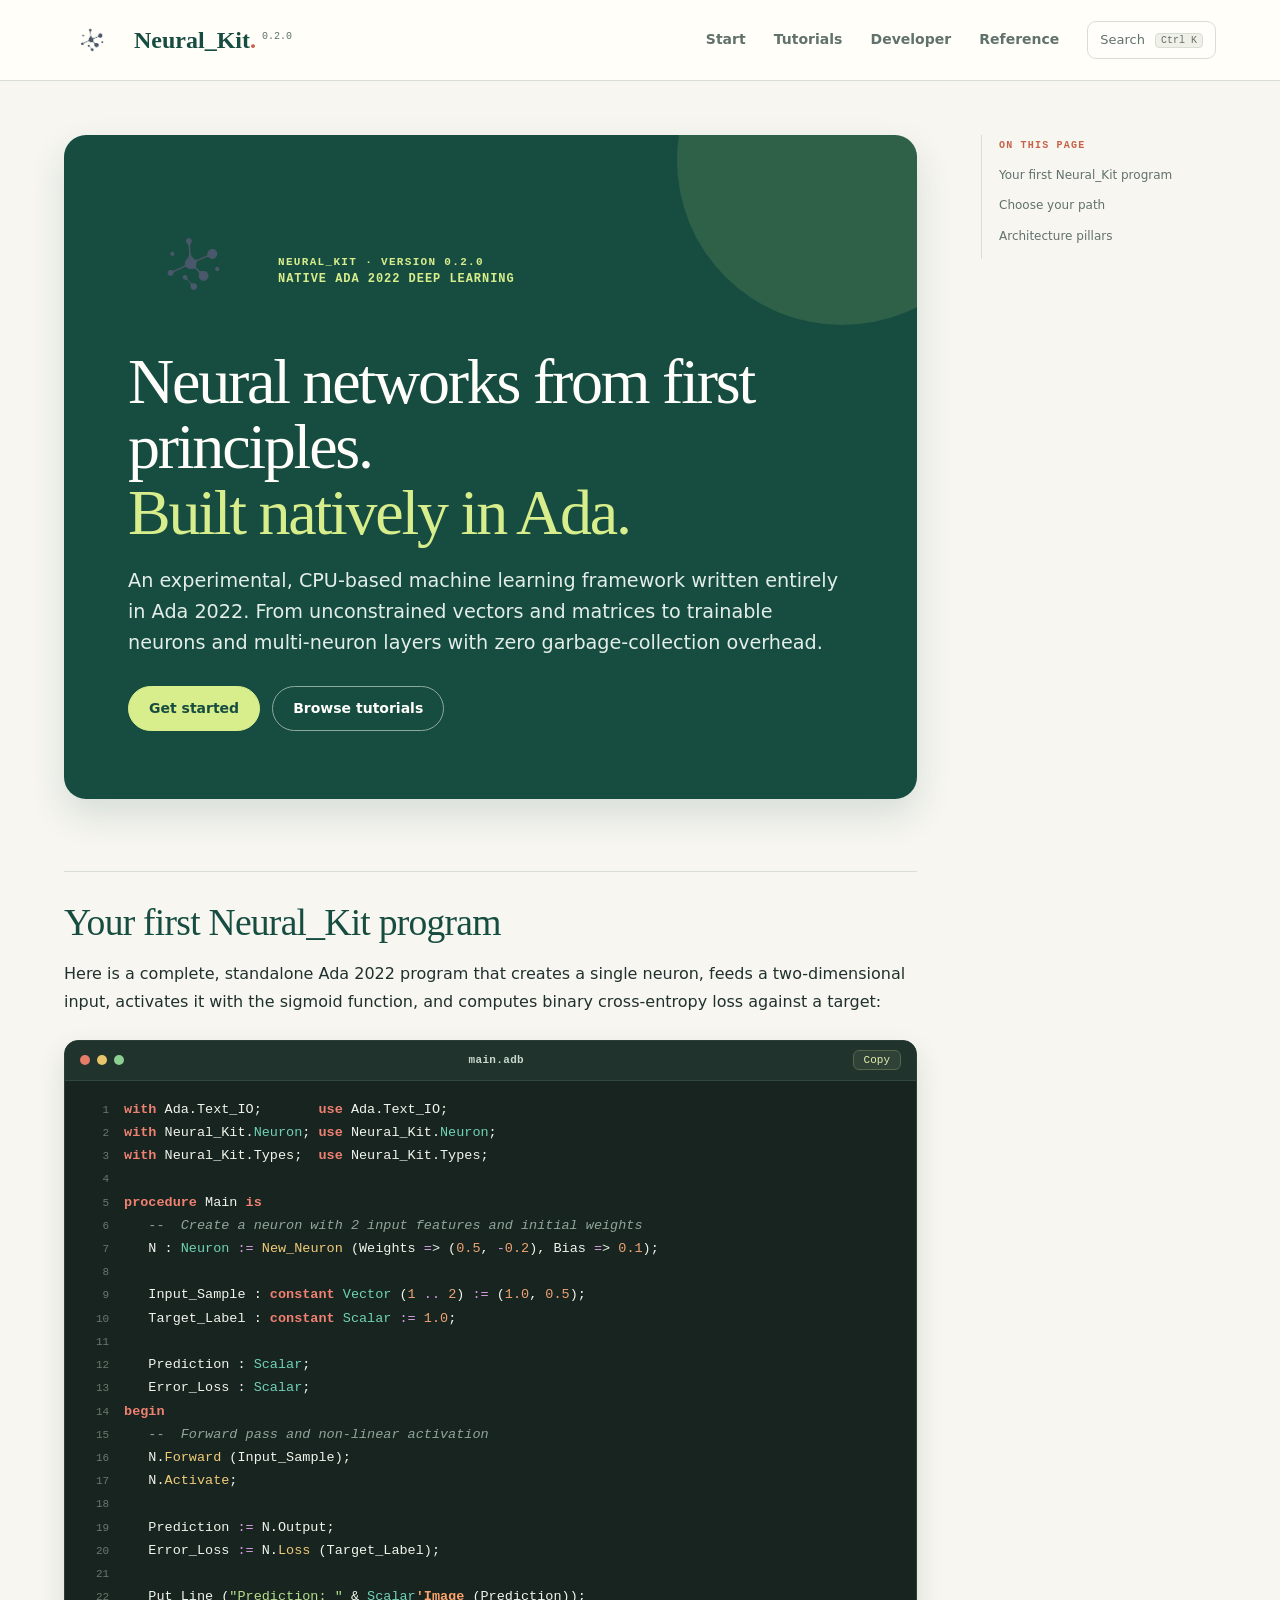
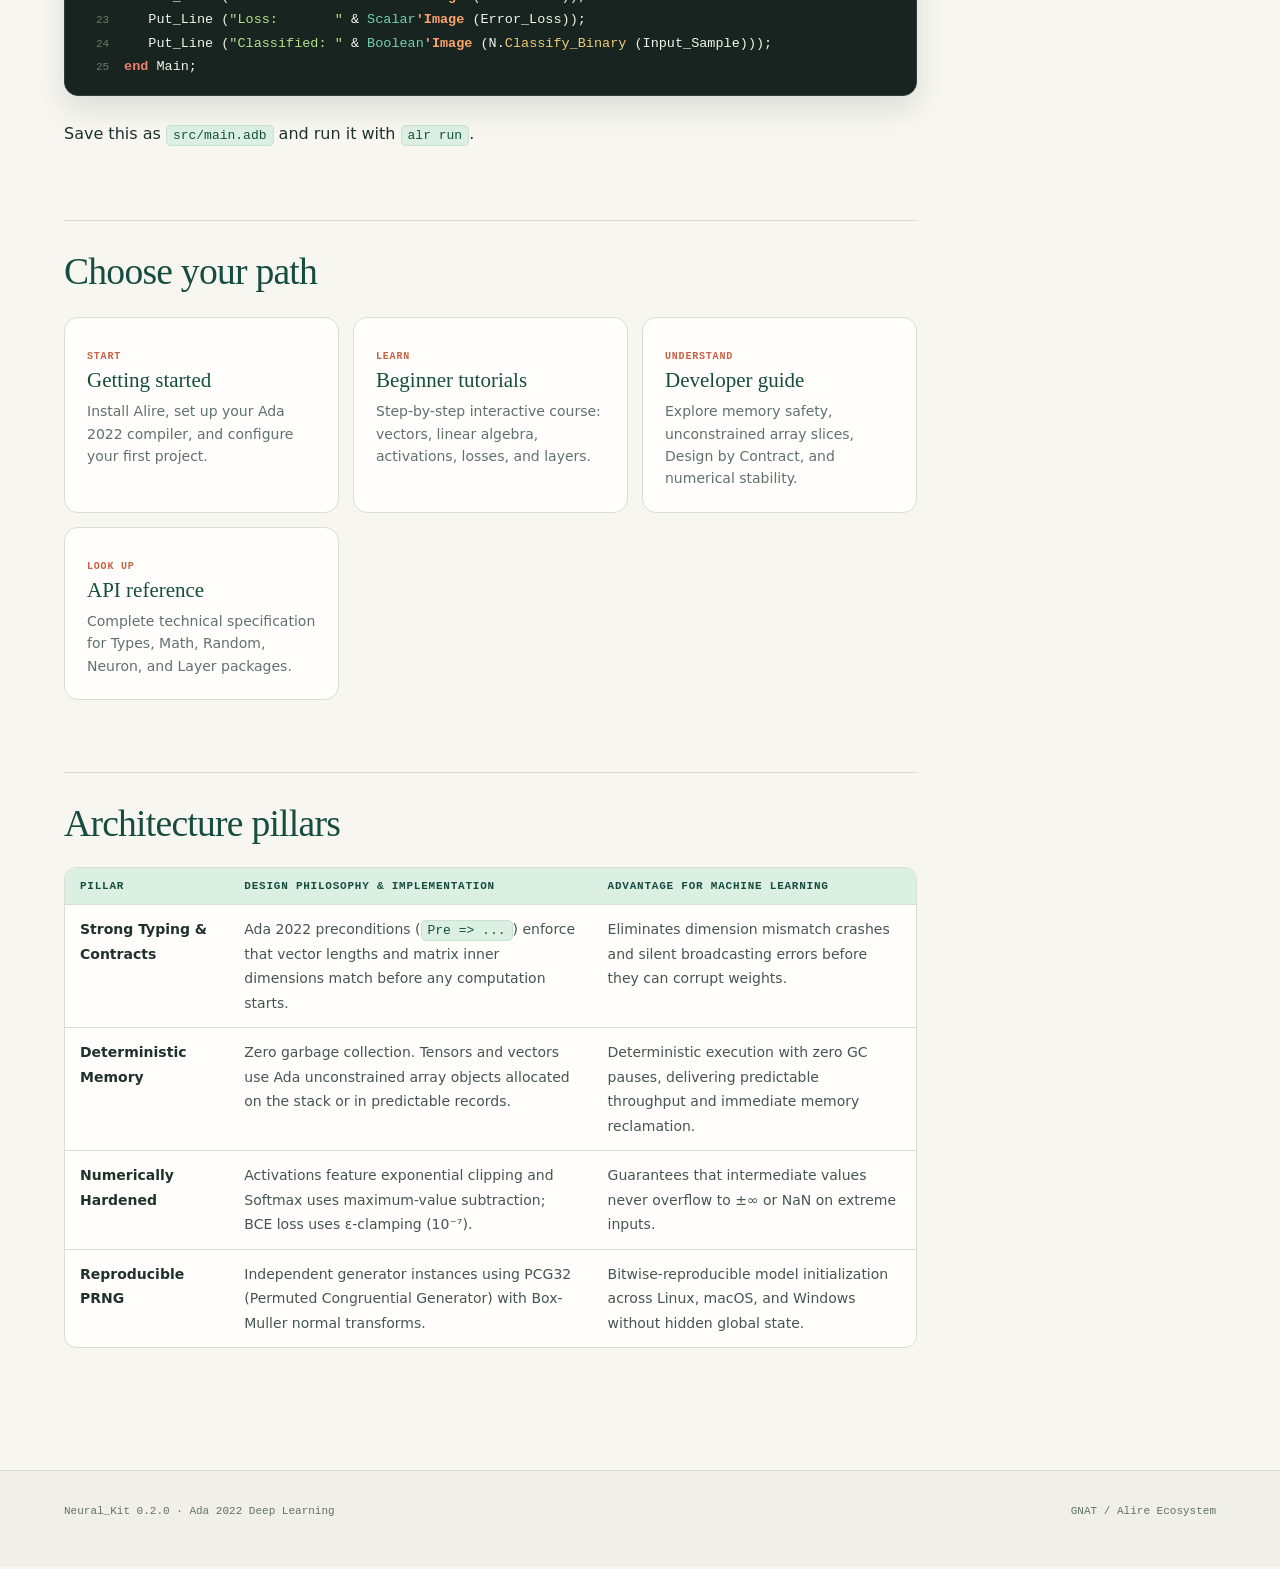
<file: Docs/index.html>
<!doctype html><html lang=en><head><meta charset=utf-8><meta name=viewport content="width=device-width,initial-scale=1"><title>Overview · Neural_Kit 0.2.0</title><link rel=stylesheet href="styles.css"><link rel="icon" type="image/png" href="assets/logo.png"></head><body data-r=""><header><div class=w><a class=brand href="index.html"><img src="assets/logo.png" alt="Neural_Kit"><span>Neural_Kit<i>.</i><sup>0.2.0</sup></span></a><nav><a href="getting-started.html">Start</a><a href="tutorials/index.html">Tutorials</a><a href="developer-overview.html">Developer</a><a href="reference.html">Reference</a></nav><button class=sb id=sk>Search <kbd>Ctrl K</kbd></button><button class=mb id=mb aria-label=Menu>≡</button></div></header><div class="w doc"><article>
<div class="hero">
<div style="display:flex;align-items:center;gap:20px;margin-bottom:20px">
  <img src="assets/icon.png" alt="Neural_Kit Logo" width="130" height="130" style="object-fit:contain;display:block">
  <div>
    <p class="eb" style="margin-bottom:4px">Neural_Kit · version 0.2.0</p>
    <div style="font:700 12px var(--mono);color:var(--lime);letter-spacing:.08em;text-transform:uppercase">Native Ada 2022 Deep Learning</div>
  </div>
</div>
<h1>Neural networks from first principles.<br><em>Built natively in Ada.</em></h1>
<p class="lead">An experimental, CPU-based machine learning framework written entirely in Ada 2022. From unconstrained vectors and matrices to trainable neurons and multi-neuron layers with zero garbage-collection overhead.</p>
<div class="cta"><a class="btn p" href="getting-started.html">Get started</a><a class="btn" href="tutorials/index.html">Browse tutorials</a></div></div>

<h2 id="first-program">Your first Neural_Kit program</h2>
<p>Here is a complete, standalone Ada 2022 program that creates a single neuron, feeds a two-dimensional input, activates it with the sigmoid function, and computes binary cross-entropy loss against a target:</p>
<pre><code>with Ada.Text_IO;       use Ada.Text_IO;
with Neural_Kit.Neuron; use Neural_Kit.Neuron;
with Neural_Kit.Types;  use Neural_Kit.Types;

procedure Main is
   --  Create a neuron with 2 input features and initial weights
   N : Neuron := New_Neuron (Weights => (0.5, -0.2), Bias => 0.1);

   Input_Sample : constant Vector (1 .. 2) := (1.0, 0.5);
   Target_Label : constant Scalar := 1.0;

   Prediction : Scalar;
   Error_Loss : Scalar;
begin
   --  Forward pass and non-linear activation
   N.Forward (Input_Sample);
   N.Activate;

   Prediction := N.Output;
   Error_Loss := N.Loss (Target_Label);

   Put_Line ("Prediction: " & Scalar'Image (Prediction));
   Put_Line ("Loss:       " & Scalar'Image (Error_Loss));
   Put_Line ("Classified: " & Boolean'Image (N.Classify_Binary (Input_Sample)));
end Main;</code></pre>
<p>Save this as <code>src/main.adb</code> and run it with <code>alr run</code>.</p>

<h2 id="learn">Choose your path</h2>
<div class="grid">
<a class="card" href="getting-started.html"><small>START</small><b>Getting started</b><span>Install Alire, set up your Ada 2022 compiler, and configure your first project.</span></a>
<a class="card" href="tutorials/index.html"><small>LEARN</small><b>Beginner tutorials</b><span>Step-by-step interactive course: vectors, linear algebra, activations, losses, and layers.</span></a>
<a class="card" href="developer-overview.html"><small>UNDERSTAND</small><b>Developer guide</b><span>Explore memory safety, unconstrained array slices, Design by Contract, and numerical stability.</span></a>
<a class="card" href="reference.html"><small>LOOK UP</small><b>API reference</b><span>Complete technical specification for Types, Math, Random, Neuron, and Layer packages.</span></a>
</div>

<h2 id="pillars">Architecture pillars</h2>
<table>
<tr><th>Pillar<th>Design Philosophy & Implementation<th>Advantage for Machine Learning</tr>
<tr><td><b>Strong Typing & Contracts</b><td>Ada 2022 preconditions (<code>Pre => ...</code>) enforce that vector lengths and matrix inner dimensions match before any computation starts.<td>Eliminates dimension mismatch crashes and silent broadcasting errors before they can corrupt weights.</tr>
<tr><td><b>Deterministic Memory</b><td>Zero garbage collection. Tensors and vectors use Ada unconstrained array objects allocated on the stack or in predictable records.<td>Deterministic execution with zero GC pauses, delivering predictable throughput and immediate memory reclamation.</tr>
<tr><td><b>Numerically Hardened</b><td>Activations feature exponential clipping and Softmax uses maximum-value subtraction; BCE loss uses ε-clamping (10⁻⁷).<td>Guarantees that intermediate values never overflow to ±∞ or NaN on extreme inputs.</tr>
<tr><td><b>Reproducible PRNG</b><td>Independent generator instances using PCG32 (Permuted Congruential Generator) with Box-Muller normal transforms.<td>Bitwise-reproducible model initialization across Linux, macOS, and Windows without hidden global state.</tr>
</table>

</article><aside id=toc></aside></div><footer><div class=w><span>Neural_Kit 0.2.0 · Ada 2022 Deep Learning</span><span>GNAT / Alire Ecosystem</span></div></footer><div id=pal><div><input id=pi placeholder="Search the docs…"><div id=pl></div></div></div>
<script>
const IDX=[
  ["Overview", "index.html", "Home"],
  ["Getting started", "getting-started.html", "Guide"],
  ["Tutorials index", "tutorials/index.html", "Course"],
  ["Beginner tutorial guide", "tutorials/beginner-guide.html", "Tutorial"],
  ["Developer overview", "developer-overview.html", "Architecture"],
  ["API reference", "reference.html", "API"],
  ["Neural_Kit.Types", "reference.html#types", "API"],
  ["Neural_Kit.Math", "reference.html#math", "API"],
  ["Neural_Kit.Random", "reference.html#random", "API"],
  ["Neural_Kit.Neuron", "reference.html#neuron", "API"],
  ["Neural_Kit.Layer", "reference.html#layer", "API"],
  ["Linear algebra primitives", "reference.html#math-linear-algebra", "API"],
  ["Activation functions", "reference.html#math-activations", "API"],
  ["Loss functions", "reference.html#math-losses", "API"],
  ["Xavier initialization", "reference.html#random-initializers", "API"],
  ["He initialization", "reference.html#random-initializers", "API"],
  ["Dot product", "tutorials/beginner-guide.html#l2", "Tutorial"],
  ["Matrix multiplication", "tutorials/beginner-guide.html#l2", "Tutorial"],
  ["Sigmoid & ReLU", "tutorials/beginner-guide.html#l3", "Tutorial"],
  ["Softmax stability", "tutorials/beginner-guide.html#l3", "Tutorial"],
  ["Binary cross-entropy", "tutorials/beginner-guide.html#l4", "Tutorial"],
  ["Training a neuron", "tutorials/beginner-guide.html#l6", "Tutorial"],
  ["Multi-neuron layers", "tutorials/beginner-guide.html#l7", "Tutorial"]
];
const $=s=>document.querySelector(s),$$=s=>[...document.querySelectorAll(s)],R=document.body.dataset.r;
const RE=/(--[^\n]*)|("(?:[^"\\]|\\.)*")|\b(0x[0-9a-fA-F_]+|\d[\d_]*(?:\.\d+)?)\b|\b(with|use|package|body|is|begin|end|function|procedure|return|type|subtype|tagged|record|limited|private|constant|array|of|range|digits|in|out|loop|for|while|if|then|elsif|else|case|when|raise|exception|pragma|null|others)\b|\b(Scalar|Vector|Matrix|Neuron|Layer|Positive|Natural|Integer|Float|Long_Float|Boolean|True|False|Character|String|Activation_Kind|Initialization_Kind|Linear|Sigmoid|ReLU|Tanh|Softmax|Zeros|Uniform|Xavier|He)\b|\b(New_Neuron|New_Layer|New_Layer_Zeros|Forward|Activate|Loss|Update|Predict|Classify_Binary|Backward|Zero_Grad|Dot|Add|Subtract|Hadamard|Scale|Sum|Mean|Multiply|Transpose|Outer_Product|Set_Seed|Random_Uniform|Random_Normal|Init_Zeros|Init_Uniform|Init_Xavier|Init_He)\b|('Range|'Length|'First|'Last|'Result|'Valid|'Image|'Access)|(\+|-|\*|\/|:=|=>|\.\.|<=|>=|\/=|=|<|>)/g;
const esc=s=>s.replace(/&/g,'&amp;').replace(/</g,'&lt;').replace(/>/g,'&gt;');

$$('pre').forEach(p=>{
  const c=p.querySelector('code');
  if(!c)return;
  const raw=c.textContent;
  const isSh=p.classList.contains('sh');
  let title='main.adb';
  if(raw.includes('package Neural_Kit'))title='neural_kit.ads';
  else if(raw.includes('package Neural_Kit.Math'))title='neural_kit-math.ads';
  else if(raw.includes('package Neural_Kit.Layer'))title='neural_kit-layer.ads';
  else if(raw.includes('package Neural_Kit.Random'))title='neural_kit-random.ads';
  else if(raw.includes('package Neural_Kit.Neuron'))title='neural_kit-neuron.ads';
  else if(isSh)title='Terminal — zsh';
  else if(raw.includes('[project]')||raw.includes('alire.toml'))title='alire.toml';

  if(!isSh){
    const hl=esc(raw).replace(RE,(m,cm,st,nu,kw,ty,fn,at,op)=>
      cm?`<span class="c">${cm}</span>`:
      st?`<span class="s">${st}</span>`:
      nu?`<span class="n">${nu}</span>`:
      kw?`<span class="k">${kw}</span>`:
      ty?`<span class="t">${ty}</span>`:
      fn?`<span class="f">${fn}</span>`:
      at?`<span class="b">${at}</span>`:
      op?`<span class="o">${op}</span>`:m
    );
    const lines=hl.split('\n');
    c.innerHTML=lines.map(l=>`<span class="line">${l||' '}</span>`).join('');
  } else {
    c.innerHTML=esc(raw).replace(/(#[^\n]*)|("(?:[^"\\]|\\.)*")|(--?[a-zA-Z0-9_-]+)|\b(alr|gprbuild|cd|mkdir|git)\b|\b(build|run|test|get|init|status)\b/g,(m,cm,st,fl,cmd,sc)=>
      cm?`<span class="c">${cm}</span>`:
      st?`<span class="s">${st}</span>`:
      fl?`<span class="flg">${fl}</span>`:
      cmd?`<span class="cmd">${cmd}</span>`:
      sc?`<span class="sc">${sc}</span>`:m
    );
  }

  const bar=document.createElement('div');
  bar.className='mac-bar';
  bar.innerHTML=`<div class="mac-dots"><span class="mac-dot r"></span><span class="mac-dot y"></span><span class="mac-dot g"></span></div><div class="mac-title">${title}</div><button class="cb" type="button">Copy</button>`;
  const btn=bar.querySelector('.cb');
  btn.onclick=()=>navigator.clipboard.writeText(raw).then(()=>{
    btn.textContent='Copied';
    setTimeout(()=>btn.textContent='Copy',1200);
  });
  p.prepend(bar);
});

const hs=$$('article h2');if(hs.length>1){$('#toc').innerHTML='<b>ON THIS PAGE</b>'+hs.map(h=>`<a href="#${h.id}">${h.textContent}</a>`).join('');const o=new IntersectionObserver(e=>e.forEach(x=>x.isIntersecting&&$$('#toc a').forEach(a=>a.classList.toggle('on',a.hash=='#'+x.target.id))),{rootMargin:'-20% 0px -70% 0px'});hs.forEach(h=>o.observe(h))}
$('#mb').onclick=()=>document.body.classList.toggle('open');
const P=$('#pal'),pi=$('#pi'),pl=$('#pl');let cur=[],sel=0;
const pr=()=>{const q=pi.value.toLowerCase();cur=IDX.filter(i=>(i[0]+' '+i[2]).toLowerCase().includes(q)).slice(0,9);sel=Math.min(sel,Math.max(cur.length-1,0));pl.innerHTML=cur.map((c,i)=>`<a href="${R+c[1]}" class="${i==sel?'on':''}">${c[0]}<small>${c[2]}</small></a>`).join('')};
const op=v=>{P.classList.toggle('on',v);if(v){pi.value='';sel=0;pr();pi.focus()}};
$('#sk').onclick=()=>op(1);P.onclick=e=>e.target==P&&op(0);pi.oninput=()=>{sel=0;pr()};
addEventListener('keydown',e=>{if((e.ctrlKey||e.metaKey)&&e.key=='k'){e.preventDefault();op(1)}else if(e.key=='Escape')op(0);else if(P.classList.contains('on')){if(e.key=='ArrowDown'){sel=Math.min(sel+1,cur.length-1);pr()}else if(e.key=='ArrowUp'){sel=Math.max(sel-1,0);pr()}else if(e.key=='Enter'&&cur[sel])location.href=R+cur[sel][1]}});
</script></body></html>
</file>
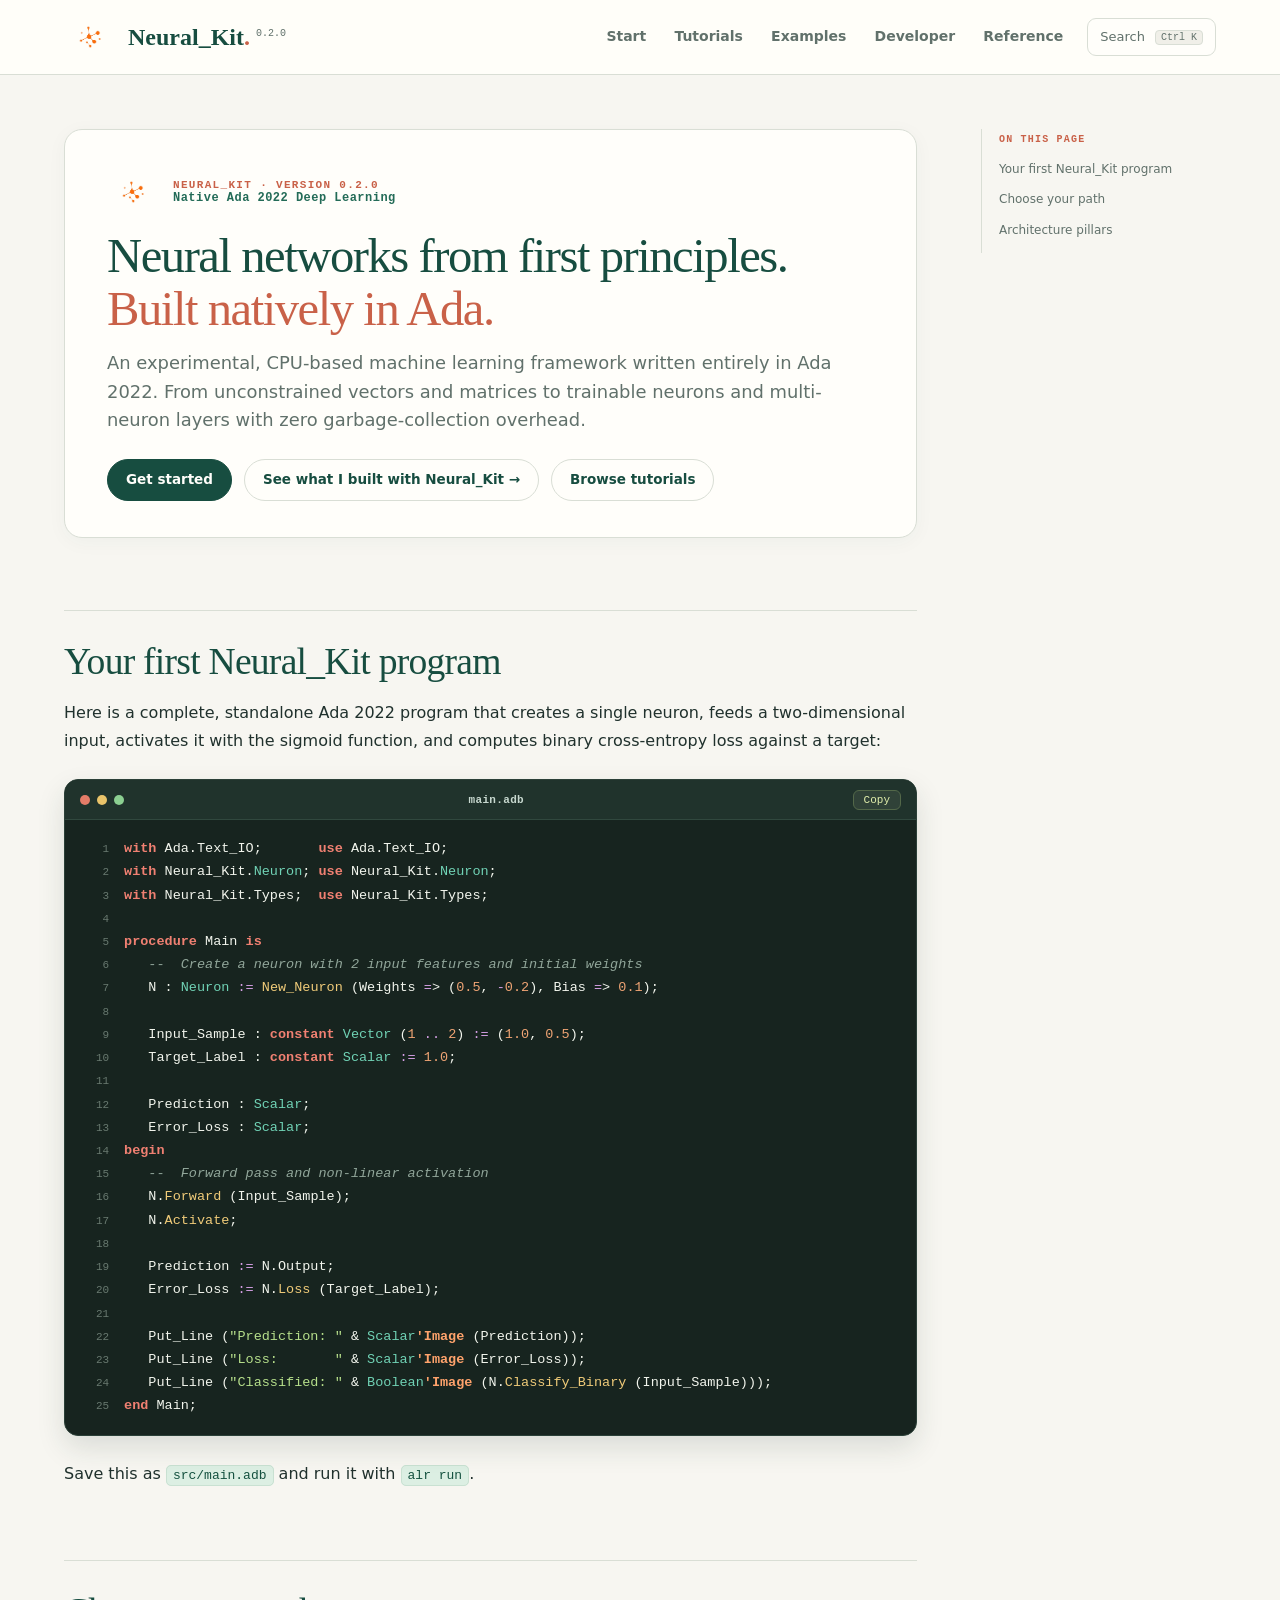
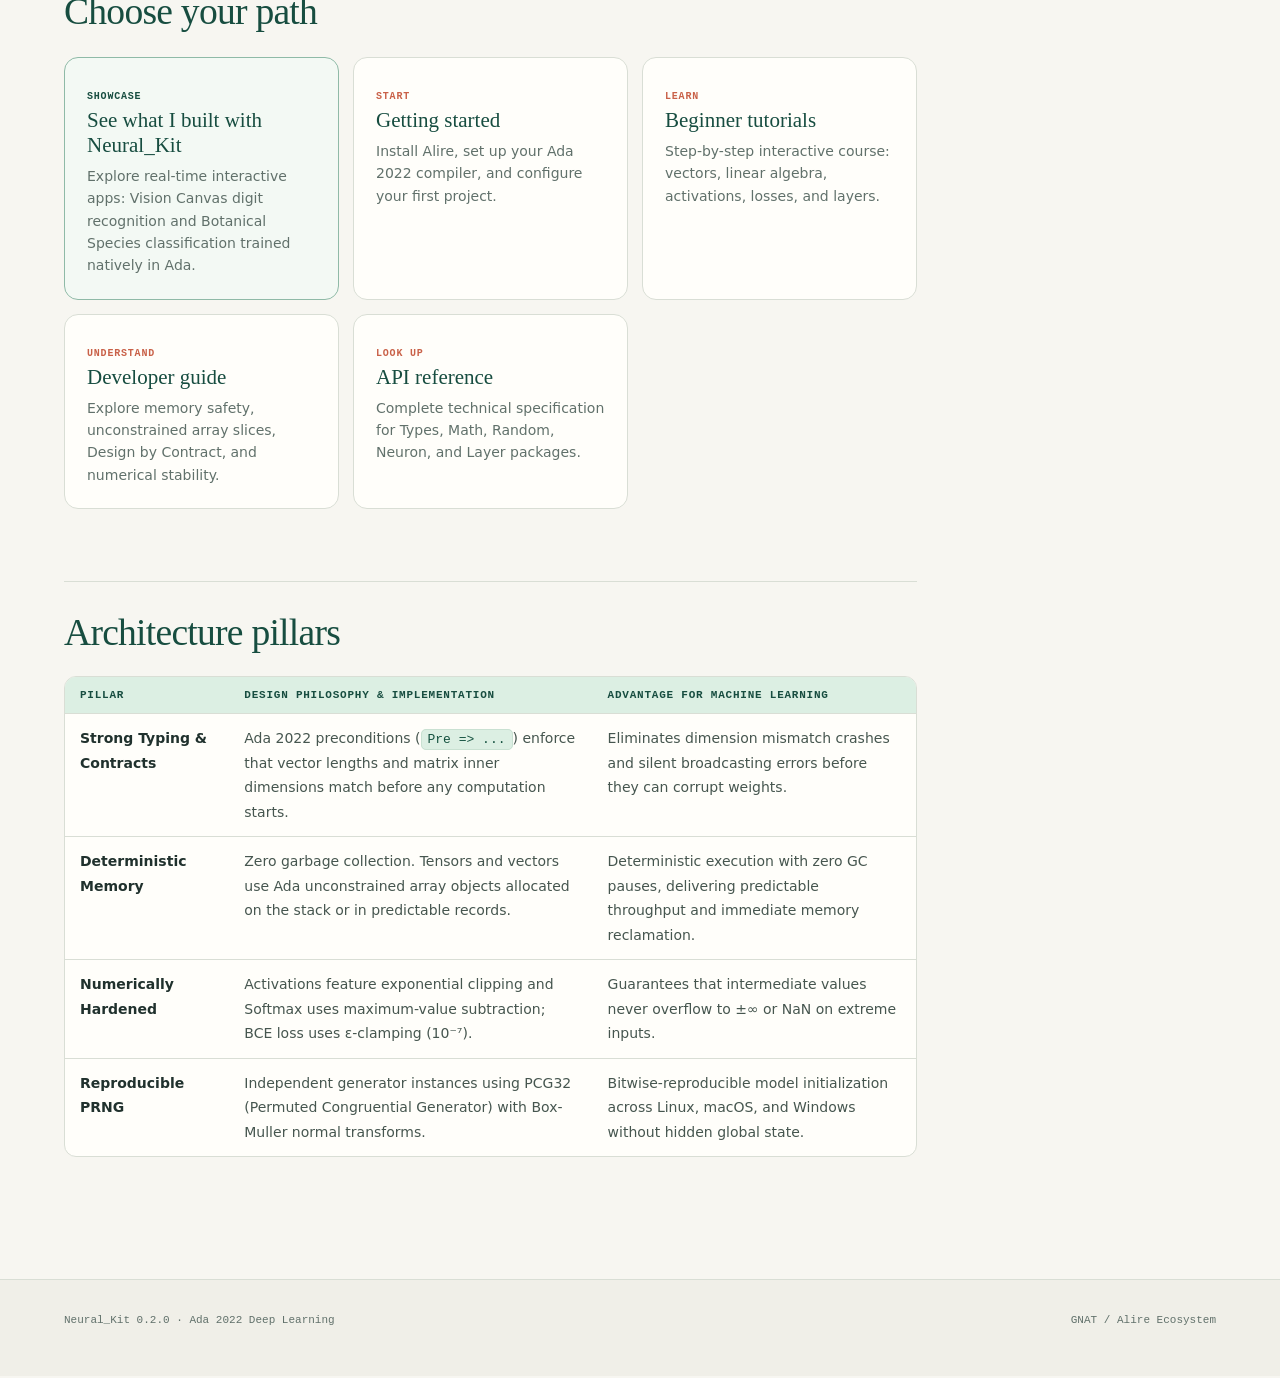
<file: docs/index.html>
<!doctype html><html lang=en><head><meta charset=utf-8><meta name=viewport content="width=device-width,initial-scale=1"><title>Overview · Neural_Kit 0.2.0</title><link rel=stylesheet href="styles.css"><link rel="icon" type="image/png" href="assets/logo.png"></head><body data-r=""><header><div class=w><a class=brand href="index.html"><img src="assets/logo.png" alt="Neural_Kit"><span>Neural_Kit<i>.</i><sup>0.2.0</sup></span></a><nav><a href="getting-started.html">Start</a><a href="tutorials/index.html">Tutorials</a><a href="examples/index.html">Examples</a><a href="developer-overview.html">Developer</a><a href="reference.html">Reference</a></nav><button class=sb id=sk>Search <kbd>Ctrl K</kbd></button><button class=mb id=mb aria-label=Menu>≡</button></div></header><div class="w doc"><article>
<div class="hero">
<div style="display:flex;align-items:center;gap:14px;margin-bottom:12px">
  <img src="assets/logo.png" alt="Neural_Kit Logo" width="52" height="52" style="object-fit:contain;display:block;margin:0;padding:0">
  <div>
    <p class="eb" style="margin:0">Neural_Kit · version 0.2.0</p>
    <div style="font:600 12px var(--mono);color:var(--green-2);letter-spacing:.04em">Native Ada 2022 Deep Learning</div>
  </div>
</div>
<h1>Neural networks from first principles.<br><em>Built natively in Ada.</em></h1>
<p class="lead">An experimental, CPU-based machine learning framework written entirely in Ada 2022. From unconstrained vectors and matrices to trainable neurons and multi-neuron layers with zero garbage-collection overhead.</p>
<div class="cta"><a class="btn p" href="getting-started.html">Get started</a><a class="btn" href="examples/index.html">See what I built with Neural_Kit →</a><a class="btn" href="tutorials/index.html">Browse tutorials</a></div>
</div>

<h2 id="first-program">Your first Neural_Kit program</h2>
<p>Here is a complete, standalone Ada 2022 program that creates a single neuron, feeds a two-dimensional input, activates it with the sigmoid function, and computes binary cross-entropy loss against a target:</p>
<pre><code>with Ada.Text_IO;       use Ada.Text_IO;
with Neural_Kit.Neuron; use Neural_Kit.Neuron;
with Neural_Kit.Types;  use Neural_Kit.Types;

procedure Main is
   --  Create a neuron with 2 input features and initial weights
   N : Neuron := New_Neuron (Weights => (0.5, -0.2), Bias => 0.1);

   Input_Sample : constant Vector (1 .. 2) := (1.0, 0.5);
   Target_Label : constant Scalar := 1.0;

   Prediction : Scalar;
   Error_Loss : Scalar;
begin
   --  Forward pass and non-linear activation
   N.Forward (Input_Sample);
   N.Activate;

   Prediction := N.Output;
   Error_Loss := N.Loss (Target_Label);

   Put_Line ("Prediction: " & Scalar'Image (Prediction));
   Put_Line ("Loss:       " & Scalar'Image (Error_Loss));
   Put_Line ("Classified: " & Boolean'Image (N.Classify_Binary (Input_Sample)));
end Main;</code></pre>
<p>Save this as <code>src/main.adb</code> and run it with <code>alr run</code>.</p>

<h2 id="learn">Choose your path</h2>
<div class="grid">
<a class="card" href="examples/index.html" style="border-color:#8fbaa7;background:#f3f9f4"><small style="color:var(--green)">SHOWCASE</small><b>See what I built with Neural_Kit</b><span>Explore real-time interactive apps: Vision Canvas digit recognition and Botanical Species classification trained natively in Ada.</span></a>
<a class="card" href="getting-started.html"><small>START</small><b>Getting started</b><span>Install Alire, set up your Ada 2022 compiler, and configure your first project.</span></a>
<a class="card" href="tutorials/index.html"><small>LEARN</small><b>Beginner tutorials</b><span>Step-by-step interactive course: vectors, linear algebra, activations, losses, and layers.</span></a>
<a class="card" href="developer-overview.html"><small>UNDERSTAND</small><b>Developer guide</b><span>Explore memory safety, unconstrained array slices, Design by Contract, and numerical stability.</span></a>
<a class="card" href="reference.html"><small>LOOK UP</small><b>API reference</b><span>Complete technical specification for Types, Math, Random, Neuron, and Layer packages.</span></a>
</div>

<h2 id="pillars">Architecture pillars</h2>
<table>
<tr><th>Pillar<th>Design Philosophy & Implementation<th>Advantage for Machine Learning</tr>
<tr><td><b>Strong Typing & Contracts</b><td>Ada 2022 preconditions (<code>Pre => ...</code>) enforce that vector lengths and matrix inner dimensions match before any computation starts.<td>Eliminates dimension mismatch crashes and silent broadcasting errors before they can corrupt weights.</tr>
<tr><td><b>Deterministic Memory</b><td>Zero garbage collection. Tensors and vectors use Ada unconstrained array objects allocated on the stack or in predictable records.<td>Deterministic execution with zero GC pauses, delivering predictable throughput and immediate memory reclamation.</tr>
<tr><td><b>Numerically Hardened</b><td>Activations feature exponential clipping and Softmax uses maximum-value subtraction; BCE loss uses ε-clamping (10⁻⁷).<td>Guarantees that intermediate values never overflow to ±∞ or NaN on extreme inputs.</tr>
<tr><td><b>Reproducible PRNG</b><td>Independent generator instances using PCG32 (Permuted Congruential Generator) with Box-Muller normal transforms.<td>Bitwise-reproducible model initialization across Linux, macOS, and Windows without hidden global state.</tr>
</table>

</article><aside id=toc></aside></div><footer><div class=w><span>Neural_Kit 0.2.0 · Ada 2022 Deep Learning</span><span>GNAT / Alire Ecosystem</span></div></footer><div id=pal><div><input id=pi placeholder="Search the docs…"><div id=pl></div></div></div>
<script>
const IDX=[
  ["Overview", "index.html", "Home"],
  ["See what I built with Neural_Kit", "examples/index.html", "Showcase"],
  ["Examples showcase", "examples/index.html", "Showcase"],
  ["Vision Canvas: Optical digit recognizer", "examples/mnist.html", "Demo"],
  ["Neural Flora: Botanical species classifier", "examples/iris.html", "Demo"],
  ["Getting started", "getting-started.html", "Guide"],
  ["Tutorials index", "tutorials/index.html", "Course"],
  ["Beginner tutorial guide", "tutorials/beginner-guide.html", "Tutorial"],
  ["Developer overview", "developer-overview.html", "Architecture"],
  ["API reference", "reference.html", "API"],
  ["Neural_Kit.Types", "reference.html#types", "API"],
  ["Neural_Kit.Math", "reference.html#math", "API"],
  ["Neural_Kit.Random", "reference.html#random", "API"],
  ["Neural_Kit.Neuron", "reference.html#neuron", "API"],
  ["Neural_Kit.Layer", "reference.html#layer", "API"],
  ["Linear algebra primitives", "reference.html#math-linear-algebra", "API"],
  ["Activation functions", "reference.html#math-activations", "API"],
  ["Loss functions", "reference.html#math-losses", "API"],
  ["Xavier initialization", "reference.html#random-initializers", "API"],
  ["He initialization", "reference.html#random-initializers", "API"],
  ["Dot product", "tutorials/beginner-guide.html#l2", "Tutorial"],
  ["Matrix multiplication", "tutorials/beginner-guide.html#l2", "Tutorial"],
  ["Sigmoid & ReLU", "tutorials/beginner-guide.html#l3", "Tutorial"],
  ["Softmax stability", "tutorials/beginner-guide.html#l3", "Tutorial"],
  ["Binary cross-entropy", "tutorials/beginner-guide.html#l4", "Tutorial"],
  ["Training a neuron", "tutorials/beginner-guide.html#l6", "Tutorial"],
  ["Multi-neuron layers", "tutorials/beginner-guide.html#l7", "Tutorial"]
];
const $=s=>document.querySelector(s),$$=s=>[...document.querySelectorAll(s)],R=document.body.dataset.r;
const RE=/(--[^\n]*)|("(?:[^"\\]|\\.)*")|\b(0x[0-9a-fA-F_]+|\d[\d_]*(?:\.\d+)?)\b|\b(with|use|package|body|is|begin|end|function|procedure|return|type|subtype|tagged|record|limited|private|constant|array|of|range|digits|in|out|loop|for|while|if|then|elsif|else|case|when|raise|exception|pragma|null|others)\b|\b(Scalar|Vector|Matrix|Neuron|Layer|Positive|Natural|Integer|Float|Long_Float|Boolean|True|False|Character|String|Activation_Kind|Initialization_Kind|Linear|Sigmoid|ReLU|Tanh|Softmax|Zeros|Uniform|Xavier|He)\b|\b(New_Neuron|New_Layer|New_Layer_Zeros|Forward|Activate|Loss|Update|Predict|Classify_Binary|Backward|Zero_Grad|Dot|Add|Subtract|Hadamard|Scale|Sum|Mean|Multiply|Transpose|Outer_Product|Set_Seed|Random_Uniform|Random_Normal|Init_Zeros|Init_Uniform|Init_Xavier|Init_He)\b|('Range|'Length|'First|'Last|'Result|'Valid|'Image|'Access)|(\+|-|\*|\/|:=|=>|\.\.|<=|>=|\/=|=|<|>)/g;
const esc=s=>s.replace(/&/g,'&amp;').replace(/</g,'&lt;').replace(/>/g,'&gt;');

$$('pre').forEach(p=>{
  const c=p.querySelector('code');
  if(!c)return;
  const raw=c.textContent;
  const isSh=p.classList.contains('sh');
  let title='main.adb';
  if(raw.includes('package Neural_Kit'))title='neural_kit.ads';
  else if(raw.includes('package Neural_Kit.Math'))title='neural_kit-math.ads';
  else if(raw.includes('package Neural_Kit.Layer'))title='neural_kit-layer.ads';
  else if(raw.includes('package Neural_Kit.Random'))title='neural_kit-random.ads';
  else if(raw.includes('package Neural_Kit.Neuron'))title='neural_kit-neuron.ads';
  else if(isSh)title='Terminal — zsh';
  else if(raw.includes('[project]')||raw.includes('alire.toml'))title='alire.toml';

  if(!isSh){
    const hl=esc(raw).replace(RE,(m,cm,st,nu,kw,ty,fn,at,op)=>
      cm?`<span class="c">${cm}</span>`:
      st?`<span class="s">${st}</span>`:
      nu?`<span class="n">${nu}</span>`:
      kw?`<span class="k">${kw}</span>`:
      ty?`<span class="t">${ty}</span>`:
      fn?`<span class="f">${fn}</span>`:
      at?`<span class="b">${at}</span>`:
      op?`<span class="o">${op}</span>`:m
    );
    const lines=hl.split('\n');
    c.innerHTML=lines.map(l=>`<span class="line">${l||' '}</span>`).join('');
  } else {
    c.innerHTML=esc(raw).replace(/(#[^\n]*)|("(?:[^"\\]|\\.)*")|(--?[a-zA-Z0-9_-]+)|\b(alr|gprbuild|cd|mkdir|git)\b|\b(build|run|test|get|init|status)\b/g,(m,cm,st,fl,cmd,sc)=>
      cm?`<span class="c">${cm}</span>`:
      st?`<span class="s">${st}</span>`:
      fl?`<span class="flg">${fl}</span>`:
      cmd?`<span class="cmd">${cmd}</span>`:
      sc?`<span class="sc">${sc}</span>`:m
    );
  }

  const bar=document.createElement('div');
  bar.className='mac-bar';
  bar.innerHTML=`<div class="mac-dots"><span class="mac-dot r"></span><span class="mac-dot y"></span><span class="mac-dot g"></span></div><div class="mac-title">${title}</div><button class="cb" type="button">Copy</button>`;
  const btn=bar.querySelector('.cb');
  btn.onclick=()=>navigator.clipboard.writeText(raw).then(()=>{
    btn.textContent='Copied';
    setTimeout(()=>btn.textContent='Copy',1200);
  });
  p.prepend(bar);
});

const hs=$$('article h2');if(hs.length>1){$('#toc').innerHTML='<b>ON THIS PAGE</b>'+hs.map(h=>`<a href="#${h.id}">${h.textContent}</a>`).join('');const o=new IntersectionObserver(e=>e.forEach(x=>x.isIntersecting&&$$('#toc a').forEach(a=>a.classList.toggle('on',a.hash=='#'+x.target.id))),{rootMargin:'-20% 0px -70% 0px'});hs.forEach(h=>o.observe(h))}
$('#mb').onclick=()=>document.body.classList.toggle('open');
const P=$('#pal'),pi=$('#pi'),pl=$('#pl');let cur=[],sel=0;
const pr=()=>{const q=pi.value.toLowerCase();cur=IDX.filter(i=>(i[0]+' '+i[2]).toLowerCase().includes(q)).slice(0,9);sel=Math.min(sel,Math.max(cur.length-1,0));pl.innerHTML=cur.map((c,i)=>`<a href="${R+c[1]}" class="${i==sel?'on':''}">${c[0]}<small>${c[2]}</small></a>`).join('')};
const op=v=>{P.classList.toggle('on',v);if(v){pi.value='';sel=0;pr();pi.focus()}};
$('#sk').onclick=()=>op(1);P.onclick=e=>e.target==P&&op(0);pi.oninput=()=>{sel=0;pr()};
addEventListener('keydown',e=>{if((e.ctrlKey||e.metaKey)&&e.key=='k'){e.preventDefault();op(1)}else if(e.key=='Escape')op(0);else if(P.classList.contains('on')){if(e.key=='ArrowDown'){sel=Math.min(sel+1,cur.length-1);pr()}else if(e.key=='ArrowUp'){sel=Math.max(sel-1,0);pr()}else if(e.key=='Enter'&&cur[sel])location.href=R+cur[sel][1]}});
</script></body></html>
</file>
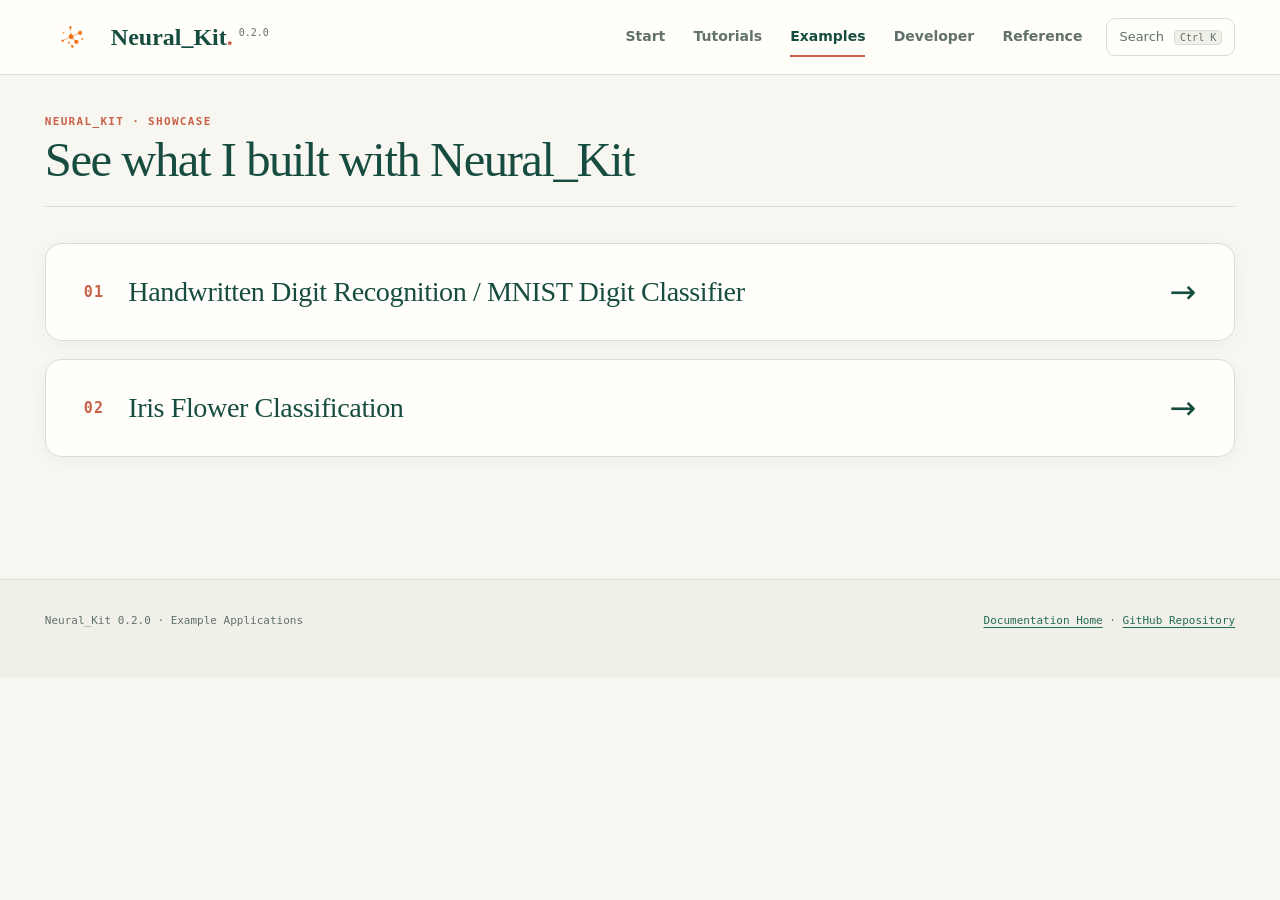
<file: docs/examples/index.html>
<!doctype html>
<html lang="en">
<head>
<meta charset="utf-8">
<meta name="viewport" content="width=device-width,initial-scale=1">
<title>See what I built with Neural_Kit · Examples</title>
<link rel="stylesheet" href="../styles.css">
<link rel="icon" type="image/png" href="../assets/logo.png">
<style>
.w{width:100%!important;max-width:100%!important;padding:0 clamp(20px,3.5vw,56px)}
.doc{display:block!important;padding-top:40px;padding-bottom:90px;width:100%!important;max-width:100%!important}
article{width:100%!important;max-width:100%!important}
.brand img{width:54px!important;height:54px!important;object-fit:contain!important;display:block!important;border-radius:0!important;padding:0!important;margin:0!important}
.page-head{margin:0 0 36px;padding-bottom:18px;border-bottom:1px solid var(--line);width:100%}
.page-head .eb{font:700 11px var(--mono);color:var(--coral);letter-spacing:.12em;text-transform:uppercase;margin-bottom:6px}
.page-head h1{font:500 clamp(2.2rem,3.8vw,3.2rem)/1.1 var(--serif);color:var(--green);margin:0;letter-spacing:-.03em}

.project-list{display:flex;flex-direction:column;gap:18px;margin:32px 0;width:100%}
.project-card{display:flex;align-items:center;justify-content:space-between;gap:24px;width:100%;box-sizing:border-box;background:var(--paper);border:1px solid var(--line);border-radius:16px;padding:32px 38px;text-decoration:none;color:var(--ink);transition:all .2s ease;box-shadow:0 4px 16px rgba(23,77,64,.04)}
.project-card:hover{transform:translateY(-2px);border-color:var(--green);box-shadow:0 10px 28px rgba(23,77,64,.1);color:var(--green)}
.project-left{display:flex;align-items:center;gap:24px}
.project-num{font:700 15px var(--mono);color:var(--coral);letter-spacing:.08em}
.project-name{font:500 clamp(1.4rem,2.2vw,1.9rem) var(--serif);color:var(--green);letter-spacing:-.015em;transition:color .2s ease}
.project-card:hover .project-name{color:var(--green-2)}
.project-arrow{font-size:32px;line-height:1;color:var(--green);transition:transform .2s ease,color .2s ease;padding:0;margin:0;display:flex;align-items:center;justify-content:center;flex-shrink:0}
.project-card:hover .project-arrow{color:var(--coral);transform:translateX(6px)}

@media(max-width:640px){
  .brand img{width:42px!important;height:42px!important}
  .project-card{padding:22px 20px;gap:14px}
  .project-left{gap:14px}
  .project-arrow{font-size:24px}
}
</style>
</head>
<body data-r="../">
<header>
  <div class="w">
    <a class="brand" href="../index.html">
      <img src="../assets/logo.png" alt="Neural_Kit">
      <span>Neural_Kit<i>.</i><sup>0.2.0</sup></span>
    </a>
    <nav>
      <a href="../getting-started.html">Start</a>
      <a href="../tutorials/index.html">Tutorials</a>
      <a href="index.html" class="on">Examples</a>
      <a href="../developer-overview.html">Developer</a>
      <a href="../reference.html">Reference</a>
    </nav>
    <button class="sb" id="sk">Search <kbd>Ctrl K</kbd></button>
    <button class="mb" id="mb" aria-label="Menu">≡</button>
  </div>
</header>

<div class="w doc">
<article>
  <div class="page-head">
    <div class="eb">Neural_Kit · Showcase</div>
    <h1>See what I built with Neural_Kit</h1>
  </div>

  <div class="project-list">
    <a class="project-card" href="mnist.html">
      <div class="project-left">
        <span class="project-num">01</span>
        <span class="project-name">Handwritten Digit Recognition / MNIST Digit Classifier</span>
      </div>
      <div class="project-arrow" aria-hidden="true">→</div>
    </a>

    <a class="project-card" href="iris.html">
      <div class="project-left">
        <span class="project-num">02</span>
        <span class="project-name">Iris Flower Classification</span>
      </div>
      <div class="project-arrow" aria-hidden="true">→</div>
    </a>
  </div>
</article>
</div>

<footer>
  <div class="w">
    <span>Neural_Kit 0.2.0 · Example Applications</span>
    <span><a href="../index.html">Documentation Home</a> · <a href="https://github.com/thirstymelon/Neural_Kit">GitHub Repository</a></span>
  </div>
</footer>
</body>
</html>
</file>
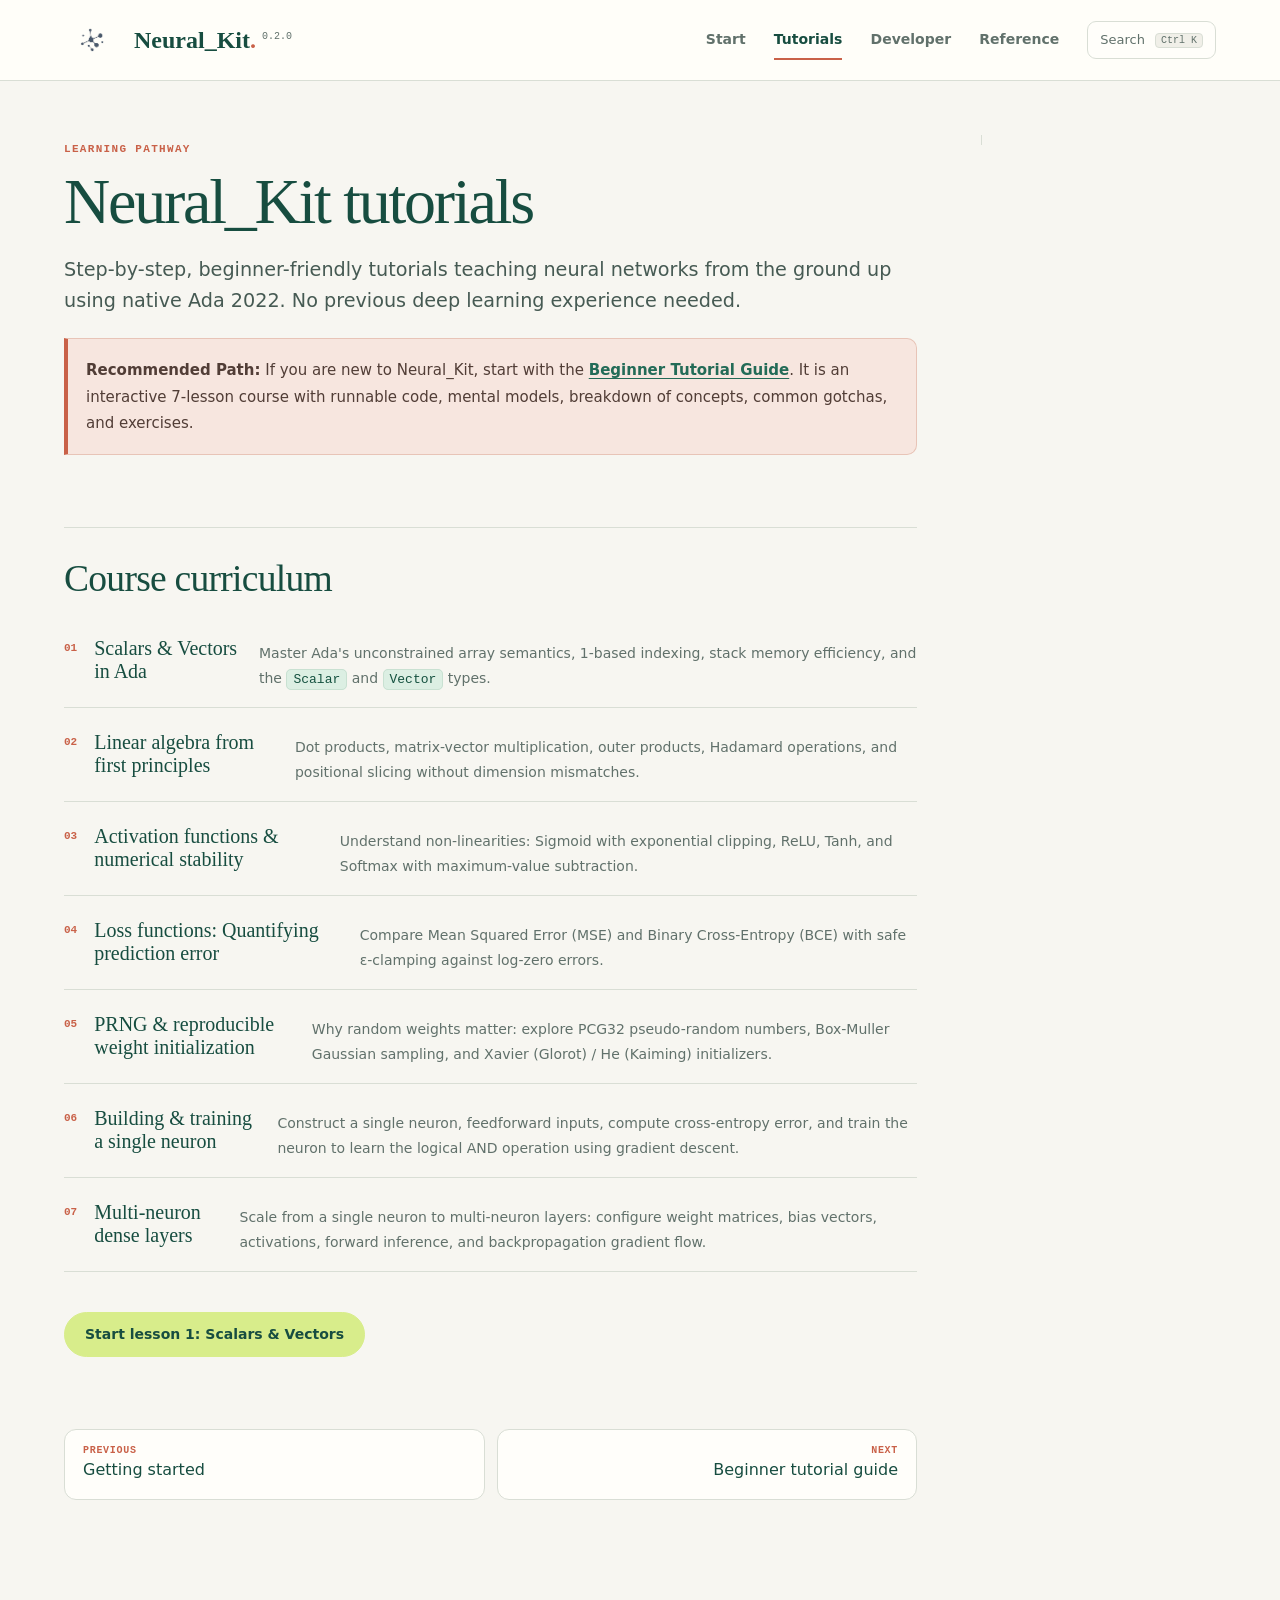
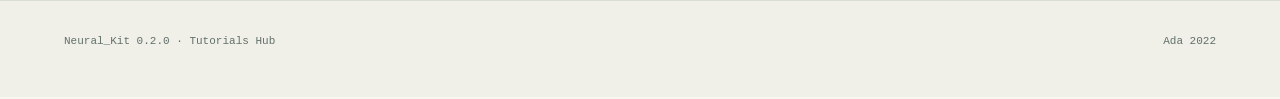
<file: Docs/tutorials/index.html>
<!doctype html><html lang=en><head><meta charset=utf-8><meta name=viewport content="width=device-width,initial-scale=1"><title>Tutorials · Neural_Kit 0.2.0</title><link rel=stylesheet href="../styles.css"><link rel="icon" type="image/png" href="../assets/logo.png"></head><body data-r="../"><header><div class=w><a class=brand href="../index.html"><img src="../assets/logo.png" alt="Neural_Kit"><span>Neural_Kit<i>.</i><sup>0.2.0</sup></span></a><nav><a href="../getting-started.html">Start</a><a href="../tutorials/index.html" class=on>Tutorials</a><a href="../developer-overview.html">Developer</a><a href="../reference.html">Reference</a></nav><button class=sb id=sk>Search <kbd>Ctrl K</kbd></button><button class=mb id=mb aria-label=Menu>≡</button></div></header><div class="w doc"><article>
<p class=eb>Learning Pathway</p><h1>Neural_Kit tutorials</h1>
<p class=lead>Step-by-step, beginner-friendly tutorials teaching neural networks from the ground up using native Ada 2022. No previous deep learning experience needed.</p>

<div class="note"><p><b>Recommended Path:</b> If you are new to Neural_Kit, start with the <a href="beginner-guide.html"><b>Beginner Tutorial Guide</b></a>. It is an interactive 7-lesson course with runnable code, mental models, breakdown of concepts, common gotchas, and exercises.</p></div>

<h2 id="lessons">Course curriculum</h2>
<ol class=les>
<li><a href="beginner-guide.html#l1">Scalars & Vectors in Ada</a><p>Master Ada's unconstrained array semantics, 1-based indexing, stack memory efficiency, and the <code>Scalar</code> and <code>Vector</code> types.</p></li>
<li><a href="beginner-guide.html#l2">Linear algebra from first principles</a><p>Dot products, matrix-vector multiplication, outer products, Hadamard operations, and positional slicing without dimension mismatches.</p></li>
<li><a href="beginner-guide.html#l3">Activation functions & numerical stability</a><p>Understand non-linearities: Sigmoid with exponential clipping, ReLU, Tanh, and Softmax with maximum-value subtraction.</p></li>
<li><a href="beginner-guide.html#l4">Loss functions: Quantifying prediction error</a><p>Compare Mean Squared Error (MSE) and Binary Cross-Entropy (BCE) with safe ε-clamping against log-zero errors.</p></li>
<li><a href="beginner-guide.html#l5">PRNG & reproducible weight initialization</a><p>Why random weights matter: explore PCG32 pseudo-random numbers, Box-Muller Gaussian sampling, and Xavier (Glorot) / He (Kaiming) initializers.</p></li>
<li><a href="beginner-guide.html#l6">Building & training a single neuron</a><p>Construct a single neuron, feedforward inputs, compute cross-entropy error, and train the neuron to learn the logical AND operation using gradient descent.</p></li>
<li><a href="beginner-guide.html#l7">Multi-neuron dense layers</a><p>Scale from a single neuron to multi-neuron layers: configure weight matrices, bias vectors, activations, forward inference, and backpropagation gradient flow.</p></li>
</ol>

<div class="cta" style="margin-top:40px"><a class="btn p" href="beginner-guide.html">Start lesson 1: Scalars & Vectors</a></div>

<div class="pn"><a href="../getting-started.html"><small>PREVIOUS</small>Getting started</a><a href="beginner-guide.html"><small>NEXT</small>Beginner tutorial guide</a></div>

</article><aside id=toc></aside></div><footer><div class=w><span>Neural_Kit 0.2.0 · Tutorials Hub</span><span>Ada 2022</span></div></footer><div id=pal><div><input id=pi placeholder="Search the docs…"><div id=pl></div></div></div>
<script>
const IDX=[["Overview", "index.html", "Home"], ["Getting started", "getting-started.html", "Guide"], ["Tutorials index", "tutorials/index.html", "Course"], ["Beginner tutorial guide", "tutorials/beginner-guide.html", "Tutorial"], ["Developer overview", "developer-overview.html", "Architecture"], ["API reference", "reference.html", "API"]];
const $=s=>document.querySelector(s),$$=s=>[...document.querySelectorAll(s)],R=document.body.dataset.r;
$('#mb').onclick=()=>document.body.classList.toggle('open');
const P=$('#pal'),pi=$('#pi'),pl=$('#pl');let cur=[],sel=0;
const pr=()=>{const q=pi.value.toLowerCase();cur=IDX.filter(i=>(i[0]+' '+i[2]).toLowerCase().includes(q)).slice(0,9);sel=Math.min(sel,Math.max(cur.length-1,0));pl.innerHTML=cur.map((c,i)=>`<a href="${R+c[1]}" class="${i==sel?'on':''}">${c[0]}<small>${c[2]}</small></a>`).join('')};
const op=v=>{P.classList.toggle('on',v);if(v){pi.value='';sel=0;pr();pi.focus()}};
$('#sk').onclick=()=>op(1);P.onclick=e=>e.target==P&&op(0);pi.oninput=()=>{sel=0;pr()};
addEventListener('keydown',e=>{if((e.ctrlKey||e.metaKey)&&e.key=='k'){e.preventDefault();op(1)}else if(e.key=='Escape')op(0);else if(P.classList.contains('on')){if(e.key=='ArrowDown'){sel=Math.min(sel+1,cur.length-1);pr()}else if(e.key=='ArrowUp'){sel=Math.max(sel-1,0);pr()}else if(e.key=='Enter'&&cur[sel])location.href=R+cur[sel][1]}});
</script></body></html>
</file>
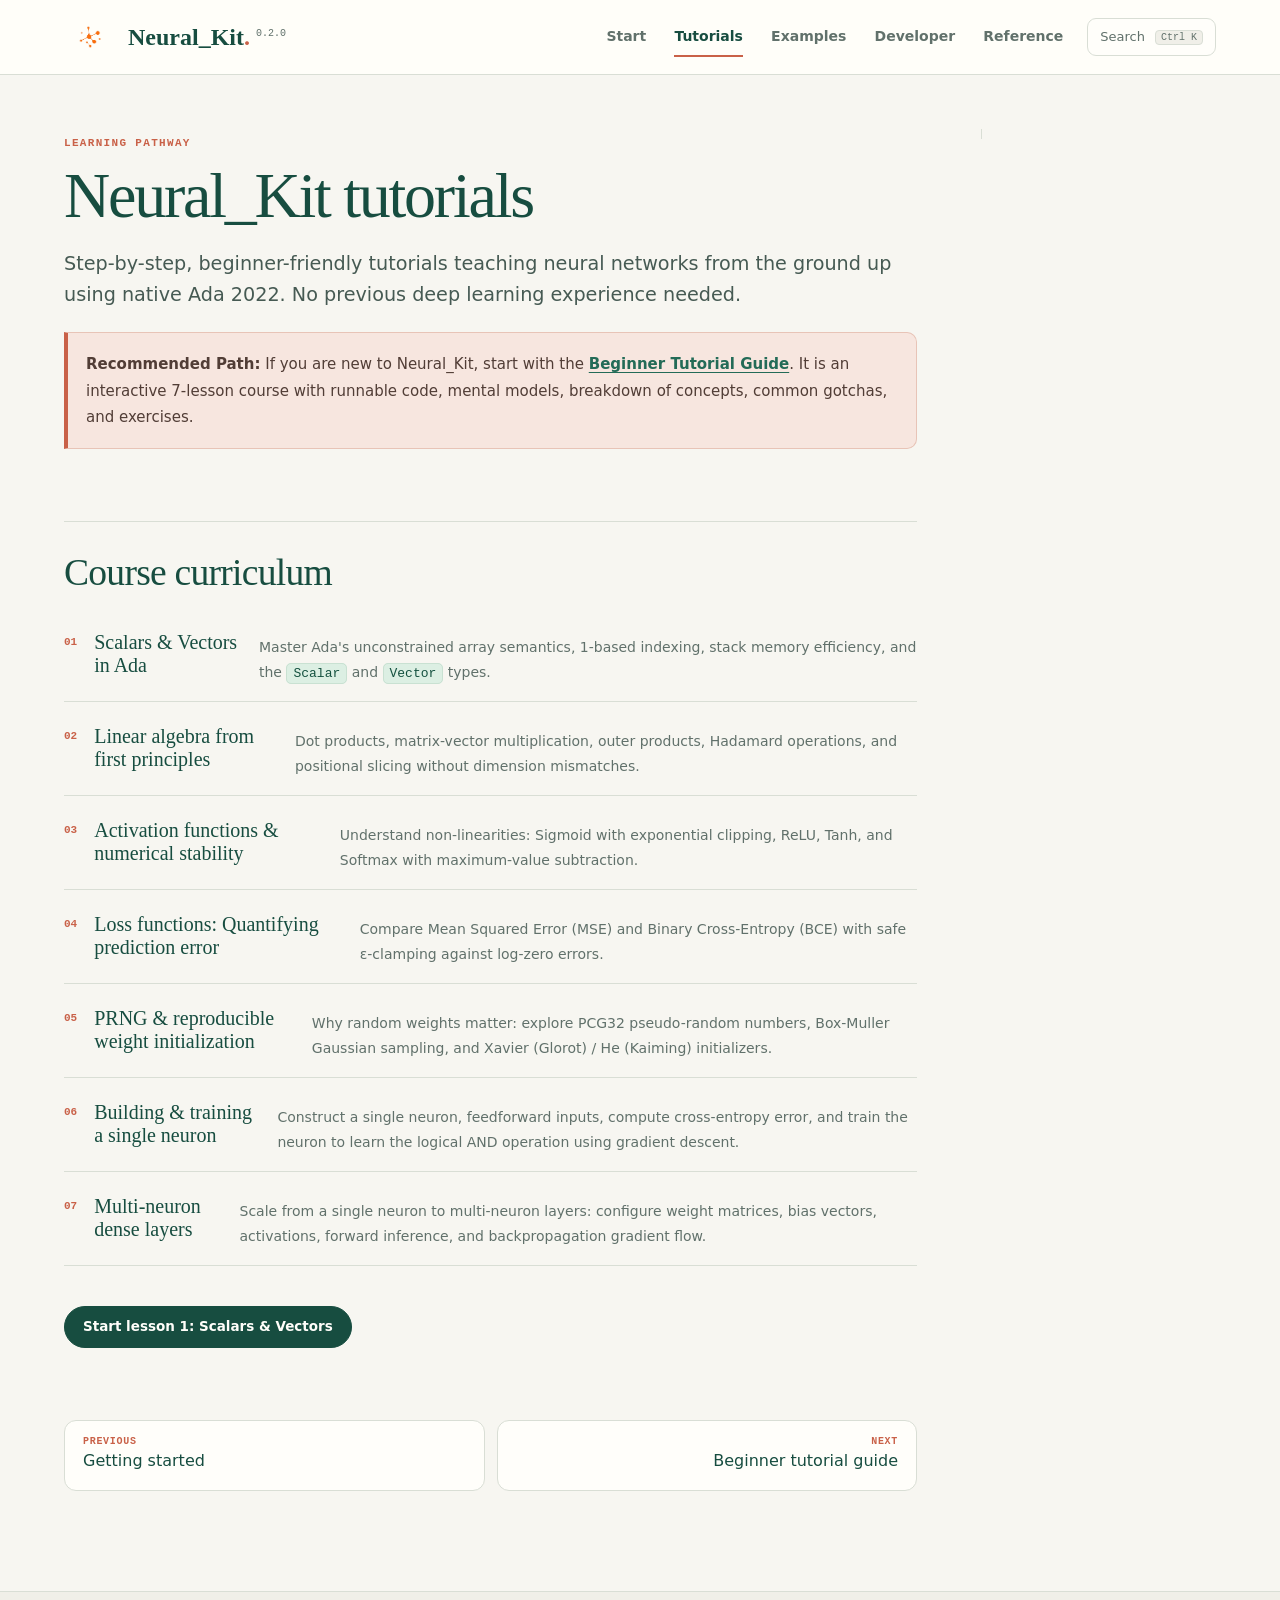
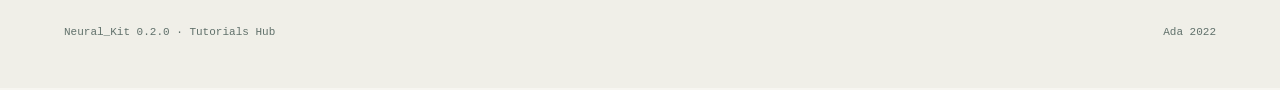
<file: docs/tutorials/index.html>
<!doctype html><html lang=en><head><meta charset=utf-8><meta name=viewport content="width=device-width,initial-scale=1"><title>Tutorials · Neural_Kit 0.2.0</title><link rel=stylesheet href="../styles.css"><link rel="icon" type="image/png" href="../assets/logo.png"></head><body data-r="../"><header><div class=w><a class=brand href="../index.html"><img src="../assets/logo.png" alt="Neural_Kit"><span>Neural_Kit<i>.</i><sup>0.2.0</sup></span></a><nav><a href="../getting-started.html">Start</a><a href="../tutorials/index.html" class=on>Tutorials</a><a href="../examples/index.html">Examples</a><a href="../developer-overview.html">Developer</a><a href="../reference.html">Reference</a></nav><button class=sb id=sk>Search <kbd>Ctrl K</kbd></button><button class=mb id=mb aria-label=Menu>≡</button></div></header><div class="w doc"><article>
<p class=eb>Learning Pathway</p><h1>Neural_Kit tutorials</h1>
<p class=lead>Step-by-step, beginner-friendly tutorials teaching neural networks from the ground up using native Ada 2022. No previous deep learning experience needed.</p>

<div class="note"><p><b>Recommended Path:</b> If you are new to Neural_Kit, start with the <a href="beginner-guide.html"><b>Beginner Tutorial Guide</b></a>. It is an interactive 7-lesson course with runnable code, mental models, breakdown of concepts, common gotchas, and exercises.</p></div>

<h2 id="lessons">Course curriculum</h2>
<ol class=les>
<li><a href="beginner-guide.html#l1">Scalars & Vectors in Ada</a><p>Master Ada's unconstrained array semantics, 1-based indexing, stack memory efficiency, and the <code>Scalar</code> and <code>Vector</code> types.</p></li>
<li><a href="beginner-guide.html#l2">Linear algebra from first principles</a><p>Dot products, matrix-vector multiplication, outer products, Hadamard operations, and positional slicing without dimension mismatches.</p></li>
<li><a href="beginner-guide.html#l3">Activation functions & numerical stability</a><p>Understand non-linearities: Sigmoid with exponential clipping, ReLU, Tanh, and Softmax with maximum-value subtraction.</p></li>
<li><a href="beginner-guide.html#l4">Loss functions: Quantifying prediction error</a><p>Compare Mean Squared Error (MSE) and Binary Cross-Entropy (BCE) with safe ε-clamping against log-zero errors.</p></li>
<li><a href="beginner-guide.html#l5">PRNG & reproducible weight initialization</a><p>Why random weights matter: explore PCG32 pseudo-random numbers, Box-Muller Gaussian sampling, and Xavier (Glorot) / He (Kaiming) initializers.</p></li>
<li><a href="beginner-guide.html#l6">Building & training a single neuron</a><p>Construct a single neuron, feedforward inputs, compute cross-entropy error, and train the neuron to learn the logical AND operation using gradient descent.</p></li>
<li><a href="beginner-guide.html#l7">Multi-neuron dense layers</a><p>Scale from a single neuron to multi-neuron layers: configure weight matrices, bias vectors, activations, forward inference, and backpropagation gradient flow.</p></li>
</ol>

<div class="cta" style="margin-top:40px"><a class="btn p" href="beginner-guide.html">Start lesson 1: Scalars & Vectors</a></div>

<div class="pn"><a href="../getting-started.html"><small>PREVIOUS</small>Getting started</a><a href="beginner-guide.html"><small>NEXT</small>Beginner tutorial guide</a></div>

</article><aside id=toc></aside></div><footer><div class=w><span>Neural_Kit 0.2.0 · Tutorials Hub</span><span>Ada 2022</span></div></footer><div id=pal><div><input id=pi placeholder="Search the docs…"><div id=pl></div></div></div>
<script>
const IDX=[["Overview", "index.html", "Home"], ["Getting started", "getting-started.html", "Guide"], ["Tutorials index", "tutorials/index.html", "Course"], ["Beginner tutorial guide", "tutorials/beginner-guide.html", "Tutorial"], ["Developer overview", "developer-overview.html", "Architecture"], ["API reference", "reference.html", "API"]];
const $=s=>document.querySelector(s),$$=s=>[...document.querySelectorAll(s)],R=document.body.dataset.r;
$('#mb').onclick=()=>document.body.classList.toggle('open');
const P=$('#pal'),pi=$('#pi'),pl=$('#pl');let cur=[],sel=0;
const pr=()=>{const q=pi.value.toLowerCase();cur=IDX.filter(i=>(i[0]+' '+i[2]).toLowerCase().includes(q)).slice(0,9);sel=Math.min(sel,Math.max(cur.length-1,0));pl.innerHTML=cur.map((c,i)=>`<a href="${R+c[1]}" class="${i==sel?'on':''}">${c[0]}<small>${c[2]}</small></a>`).join('')};
const op=v=>{P.classList.toggle('on',v);if(v){pi.value='';sel=0;pr();pi.focus()}};
$('#sk').onclick=()=>op(1);P.onclick=e=>e.target==P&&op(0);pi.oninput=()=>{sel=0;pr()};
addEventListener('keydown',e=>{if((e.ctrlKey||e.metaKey)&&e.key=='k'){e.preventDefault();op(1)}else if(e.key=='Escape')op(0);else if(P.classList.contains('on')){if(e.key=='ArrowDown'){sel=Math.min(sel+1,cur.length-1);pr()}else if(e.key=='ArrowUp'){sel=Math.max(sel-1,0);pr()}else if(e.key=='Enter'&&cur[sel])location.href=R+cur[sel][1]}});
</script></body></html>
</file>
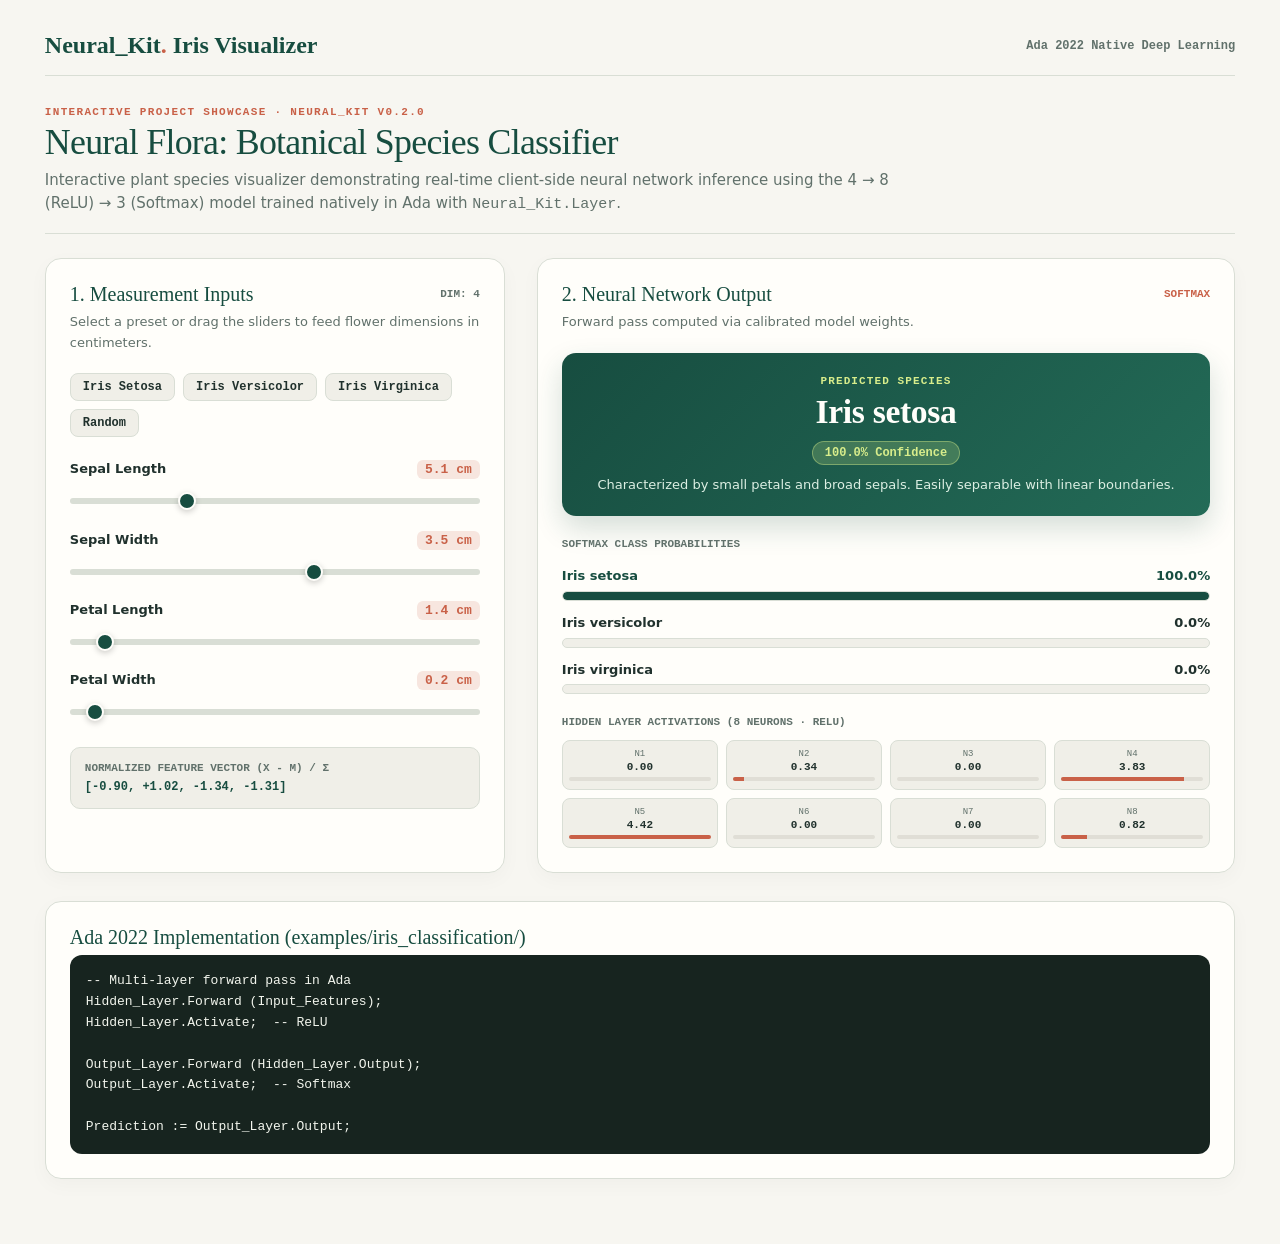
<file: examples/iris_classification/web/index.html>
<!doctype html>
<html lang="en">
<head>
<meta charset="utf-8">
<meta name="viewport" content="width=device-width,initial-scale=1">
<title>Iris Classification Visualizer · Neural_Kit</title>
<style>
:root{
  --bg:#f7f6f1;--paper:#fffefa;--paper-2:#f0efe8;--ink:#20312d;--muted:#61716b;
  --line:#d9ded5;--green:#174d40;--green-2:#236b57;--mint:#dcefe3;--lime:#d8ed8b;
  --coral:#c96148;--coral-soft:#f7e6df;--serif:"Iowan Old Style","Palatino Linotype",Palatino,Georgia,serif;
  --mono:ui-monospace,"SF Mono",Menlo,Consolas,monospace
}
*{box-sizing:border-box;margin:0}
body{background:var(--bg);color:var(--ink);font:16px/1.6 system-ui,-apple-system,"Segoe UI",sans-serif;padding:32px clamp(20px,3.5vw,56px)}
.w{width:100%!important;max-width:100%!important;margin:0}
.header{display:flex;align-items:center;justify-content:space-between;margin-bottom:30px;padding-bottom:16px;border-bottom:1px solid var(--line)}
.brand{font:700 24px var(--serif);color:var(--green);text-decoration:none}
.brand span{color:var(--coral)}
.page-head{margin:0 0 24px;padding-bottom:16px;border-bottom:1px solid var(--line)}
.page-head .eb{font:700 11px var(--mono);color:var(--coral);letter-spacing:.12em;text-transform:uppercase;margin-bottom:4px}
.page-head h1{font:500 clamp(1.8rem,2.8vw,2.4rem)/1.15 var(--serif);color:var(--green);margin:2px 0 6px;letter-spacing:-.02em}
.page-head .lead{font-size:15px;color:var(--muted);max-width:850px;margin:0;line-height:1.55}
.demo-grid{display:grid;grid-template-columns:minmax(360px,460px) minmax(0,1fr);gap:32px;margin-bottom:28px;width:100%}
@media(max-width:960px){.demo-grid{grid-template-columns:1fr}}
.panel{background:var(--paper);border:1px solid var(--line);border-radius:16px;padding:24px;box-shadow:0 6px 20px rgba(0,0,0,.03)}
.panel-h{font:500 1.25rem var(--serif);color:var(--green);margin-bottom:6px;display:flex;align-items:center;justify-content:space-between}
.panel-sub{font-size:13px;color:var(--muted);margin-bottom:20px}
.presets{display:flex;flex-wrap:wrap;gap:8px;margin-bottom:22px}
.preset-btn{font:600 12px var(--mono);padding:6px 12px;border:1px solid var(--line);border-radius:8px;background:var(--paper-2);color:var(--ink);cursor:pointer;transition:.15s}
.preset-btn:hover{background:var(--mint);border-color:var(--green-2);color:var(--green)}
.slider-group{margin-bottom:18px}
.slider-header{display:flex;justify-content:space-between;align-items:baseline;font-size:13px;margin-bottom:6px}
.slider-label{font-weight:600;color:var(--ink)}
.slider-val{font:700 13px var(--mono);color:var(--coral);background:var(--coral-soft);padding:2px 8px;border-radius:6px}
input[type=range]{width:100%;height:6px;border-radius:3px;background:var(--line);outline:none;-webkit-appearance:none;cursor:pointer}
input[type=range]::-webkit-slider-thumb{-webkit-appearance:none;width:18px;height:18px;border-radius:50%;background:var(--green);cursor:pointer;border:2px solid var(--paper);box-shadow:0 2px 6px rgba(0,0,0,.2);transition:.15s}
.pred-card{background:linear-gradient(135deg,var(--green),var(--green-2));color:#fff;border-radius:14px;padding:22px;text-align:center;margin-bottom:22px;box-shadow:0 12px 28px rgba(23,77,64,.18)}
.pred-tag{font:700 11px var(--mono);color:var(--lime);letter-spacing:.1em;text-transform:uppercase;margin-bottom:6px}
.pred-name{font:600 2.1rem var(--serif);color:#fffefa;letter-spacing:-.01em;margin:4px 0}
.pred-conf{display:inline-block;font:700 12px var(--mono);background:rgba(216,237,139,.2);border:1px solid rgba(216,237,139,.4);color:var(--lime);padding:4px 12px;border-radius:999px;margin-top:6px}
.pred-desc{font-size:13px;color:#dcefe3;margin-top:10px;line-height:1.5}
.bars{display:flex;flex-direction:column;gap:12px;margin-top:16px}
.bar-row{display:flex;flex-direction:column;gap:4px}
.bar-label{display:flex;justify-content:space-between;font-size:13px;font-weight:600;color:var(--ink)}
.bar-track{height:10px;background:var(--paper-2);border-radius:6px;overflow:hidden;border:1px solid var(--line)}
.bar-fill{height:100%;background:var(--line);border-radius:6px;transition:width .25s ease,background .25s ease}
.bar-row.top .bar-fill{background:var(--green)}
.bar-row.top .bar-label{color:var(--green)}
.neuron-grid{display:grid;grid-template-columns:repeat(4,1fr);gap:8px;margin-top:12px}
.neuron-cell{background:var(--paper-2);border:1px solid var(--line);border-radius:8px;padding:8px 6px;text-align:center;font:11px var(--mono)}
.neuron-cell small{display:block;color:var(--muted);font-size:9px;margin-bottom:2px}
.neuron-cell b{color:var(--ink);display:block}
.neuron-bar{height:4px;background:#e0ded6;border-radius:2px;margin-top:4px;overflow:hidden}
.neuron-bar-val{height:100%;background:var(--coral);width:0%;transition:width .2s}
pre{background:#17241f;color:#f2f5ed;padding:16px;border-radius:12px;font:13px/1.6 var(--mono);overflow-x:auto}
</style>
</head>
<body>
<div class="w">
  <div class="header">
    <div class="brand">Neural_Kit<span>.</span> Iris Visualizer</div>
    <div style="font:600 12px var(--mono);color:var(--muted)">Ada 2022 Native Deep Learning</div>
  </div>

  <div class="page-head">
    <div class="eb">Interactive Project Showcase · Neural_Kit v0.2.0</div>
    <h1>Neural Flora: Botanical Species Classifier</h1>
    <p class="lead">Interactive plant species visualizer demonstrating real-time client-side neural network inference using the 4 → 8 (ReLU) → 3 (Softmax) model trained natively in Ada with <code>Neural_Kit.Layer</code>.</p>
  </div>

  <div class="demo-grid">
    <div class="panel">
      <div class="panel-h">
        <span>1. Measurement Inputs</span>
        <span style="font:600 11px var(--mono);color:var(--muted)">DIM: 4</span>
      </div>
      <p class="panel-sub">Select a preset or drag the sliders to feed flower dimensions in centimeters.</p>

      <div class="presets">
        <button class="preset-btn" onclick="setPreset(5.1, 3.5, 1.4, 0.2)">Iris Setosa</button>
        <button class="preset-btn" onclick="setPreset(5.9, 3.0, 4.2, 1.5)">Iris Versicolor</button>
        <button class="preset-btn" onclick="setPreset(6.5, 3.2, 5.8, 2.2)">Iris Virginica</button>
        <button class="preset-btn" onclick="setRandom()">Random</button>
      </div>

      <div class="slider-group">
        <div class="slider-header">
          <span class="slider-label">Sepal Length</span>
          <span class="slider-val" id="val-sl">5.1 cm</span>
        </div>
        <input type="range" id="sl" min="4.0" max="8.0" step="0.1" value="5.1" oninput="runInference()">
      </div>

      <div class="slider-group">
        <div class="slider-header">
          <span class="slider-label">Sepal Width</span>
          <span class="slider-val" id="val-sw">3.5 cm</span>
        </div>
        <input type="range" id="sw" min="2.0" max="4.5" step="0.1" value="3.5" oninput="runInference()">
      </div>

      <div class="slider-group">
        <div class="slider-header">
          <span class="slider-label">Petal Length</span>
          <span class="slider-val" id="val-pl">1.4 cm</span>
        </div>
        <input type="range" id="pl" min="1.0" max="7.0" step="0.1" value="1.4" oninput="runInference()">
      </div>

      <div class="slider-group">
        <div class="slider-header">
          <span class="slider-label">Petal Width</span>
          <span class="slider-val" id="val-pw">0.2 cm</span>
        </div>
        <input type="range" id="pw" min="0.1" max="2.5" step="0.1" value="0.2" oninput="runInference()">
      </div>

      <div style="margin-top:24px;padding:14px;background:var(--paper-2);border-radius:10px;border:1px solid var(--line)">
        <div style="font:700 11px var(--mono);color:var(--muted);text-transform:uppercase;margin-bottom:6px">Normalized Feature Vector (x - μ) / σ</div>
        <div id="norm-vector" style="font:600 12px var(--mono);color:var(--green)">[-0.90, +1.02, -1.34, -1.31]</div>
      </div>
    </div>

    <div class="panel">
      <div class="panel-h">
        <span>2. Neural Network Output</span>
        <span style="font:600 11px var(--mono);color:var(--coral)">SOFTMAX</span>
      </div>
      <p class="panel-sub">Forward pass computed via calibrated model weights.</p>

      <div class="pred-card">
        <div class="pred-tag">Predicted Species</div>
        <div class="pred-name" id="pred-name">Iris setosa</div>
        <div class="pred-conf" id="pred-conf">100.0% Confidence</div>
        <div class="pred-desc" id="pred-desc">Characterized by small petals and broad sepals. Easily separable with linear boundaries.</div>
      </div>

      <div style="font:700 11px var(--mono);color:var(--muted);text-transform:uppercase;margin-bottom:8px">Softmax Class Probabilities</div>
      <div class="bars">
        <div class="bar-row" id="row-setosa">
          <div class="bar-label">
            <span>Iris setosa</span>
            <span id="pct-setosa">100.0%</span>
          </div>
          <div class="bar-track"><div class="bar-fill" id="bar-setosa" style="width:100%"></div></div>
        </div>

        <div class="bar-row" id="row-versicolor">
          <div class="bar-label">
            <span>Iris versicolor</span>
            <span id="pct-versicolor">0.0%</span>
          </div>
          <div class="bar-track"><div class="bar-fill" id="bar-versicolor" style="width:0%"></div></div>
        </div>

        <div class="bar-row" id="row-virginica">
          <div class="bar-label">
            <span>Iris virginica</span>
            <span id="pct-virginica">0.0%</span>
          </div>
          <div class="bar-track"><div class="bar-fill" id="bar-virginica" style="width:0%"></div></div>
        </div>
      </div>

      <div style="margin-top:22px">
        <div style="font:700 11px var(--mono);color:var(--muted);text-transform:uppercase;margin-bottom:6px">Hidden Layer Activations (8 Neurons · ReLU)</div>
        <div class="neuron-grid" id="neuron-grid"></div>
      </div>
    </div>
  </div>

  <div class="panel" style="margin-bottom:28px">
    <div class="panel-h">Ada 2022 Implementation (examples/iris_classification/)</div>
    <pre><code>-- Multi-layer forward pass in Ada
Hidden_Layer.Forward (Input_Features);
Hidden_Layer.Activate;  -- ReLU

Output_Layer.Forward (Hidden_Layer.Output);
Output_Layer.Activate;  -- Softmax

Prediction := Output_Layer.Output;</code></pre>
  </div>
</div>

<script>
const MODEL = {"W1": [[0.19982, -0.47743, 0.21059, 0.71629], [-0.20023, -0.68696, -0.1273, -0.58604], [-0.49542, -0.65558, 1.6418, 2.47442], [-0.00613, 0.36973, -1.09503, -1.28587], [-0.69149, 1.02645, -0.85662, -0.95647], [0.23283, -0.90918, 0.66099, 1.40206], [-0.03794, -0.46256, 1.16307, 1.24434], [1.08947, -0.84025, 0.30902, -1.24307]], "b1": [1.38877, -0.08467, -1.36732, 0.30103, 0.35362, -0.73126, -0.90761, 1.43241], "W2": [[-0.93262, 0.3711, -0.69554, 0.98319, 1.20837, -0.49335, 0.22145, -0.43288], [1.33357, 0.14854, -2.29696, -0.95286, -1.18666, -0.63112, -1.43143, 1.4609], [0.15516, -0.69132, 2.21941, -0.69364, -0.50003, 1.54982, 1.37356, -1.08052]], "b2": [-0.97918, 2.22902, -1.24984]};

const SPECIES_INFO = [
  { name: "Iris setosa", desc: "Characterized by small petals and broad sepals. Easily separable with linear boundaries.", color: "#174d40" },
  { name: "Iris versicolor", desc: "Intermediate petal length and width. Moderate overlap with virginica resolved by hidden non-linearities.", color: "#236b57" },
  { name: "Iris virginica", desc: "Largest petal dimensions and sturdy structure. Strongly activated by positive weights in output neuron 3.", color: "#7a3e2e" }
];

function setPreset(sl, sw, pl, pw) {
  document.getElementById("sl").value = sl;
  document.getElementById("sw").value = sw;
  document.getElementById("pl").value = pl;
  document.getElementById("pw").value = pw;
  runInference();
}

function setRandom() {
  const r = (min, max) => (min + Math.random() * (max - min)).toFixed(1);
  setPreset(r(4.3, 7.7), r(2.2, 4.2), r(1.2, 6.7), r(0.1, 2.4));
}

function runInference() {
  const sl = parseFloat(document.getElementById("sl").value);
  const sw = parseFloat(document.getElementById("sw").value);
  const pl = parseFloat(document.getElementById("pl").value);
  const pw = parseFloat(document.getElementById("pw").value);

  document.getElementById("val-sl").textContent = sl.toFixed(1) + " cm";
  document.getElementById("val-sw").textContent = sw.toFixed(1) + " cm";
  document.getElementById("val-pl").textContent = pl.toFixed(1) + " cm";
  document.getElementById("val-pw").textContent = pw.toFixed(1) + " cm";

  const n0 = (sl - 5.843) / 0.828;
  const n1 = (sw - 3.057) / 0.436;
  const n2 = (pl - 3.758) / 1.764;
  const n3 = (pw - 1.199) / 0.762;
  const x = [n0, n1, n2, n3];

  document.getElementById("norm-vector").textContent = `[${x.map(v => (v>=0?'+':'')+v.toFixed(2)).join(', ')}]`;

  const z1 = [];
  const a1 = [];
  for (let i = 0; i < 8; i++) {
    let sum = MODEL.b1[i];
    for (let j = 0; j < 4; j++) {
      sum += MODEL.W1[i][j] * x[j];
    }
    z1.push(sum);
    a1.push(Math.max(0, sum));
  }

  const z2 = [];
  for (let k = 0; k < 3; k++) {
    let sum = MODEL.b2[k];
    for (let i = 0; i < 8; i++) {
      sum += MODEL.W2[k][i] * a1[i];
    }
    z2.push(sum);
  }

  const maxZ = Math.max(...z2);
  const expZ = z2.map(v => Math.exp(v - maxZ));
  const sumExp = expZ.reduce((a, b) => a + b, 0);
  const probs = expZ.map(v => v / sumExp);

  let topIdx = 0;
  for (let k = 1; k < 3; k++) {
    if (probs[k] > probs[topIdx]) topIdx = k;
  }

  const topInfo = SPECIES_INFO[topIdx];
  document.getElementById("pred-name").textContent = topInfo.name;
  document.getElementById("pred-conf").textContent = (probs[topIdx] * 100).toFixed(1) + "% Confidence";
  document.getElementById("pred-desc").textContent = topInfo.desc;

  const rows = [document.getElementById("row-setosa"), document.getElementById("row-versicolor"), document.getElementById("row-virginica")];
  const fills = [document.getElementById("bar-setosa"), document.getElementById("bar-versicolor"), document.getElementById("bar-virginica")];
  const pcts = [document.getElementById("pct-setosa"), document.getElementById("pct-versicolor"), document.getElementById("pct-virginica")];

  for (let k = 0; k < 3; k++) {
    const pct = (probs[k] * 100).toFixed(1) + "%";
    pcts[k].textContent = pct;
    fills[k].style.width = pct;
    if (k === topIdx) {
      rows[k].classList.add("top");
    } else {
      rows[k].classList.remove("top");
    }
  }

  const grid = document.getElementById("neuron-grid");
  grid.innerHTML = "";
  const maxAct = Math.max(0.1, ...a1);
  for (let i = 0; i < 8; i++) {
    const cell = document.createElement("div");
    cell.className = "neuron-cell";
    const fillPct = Math.min(100, (a1[i] / maxAct) * 100);
    cell.innerHTML = `
      <small>N${i+1}</small>
      <b>${a1[i].toFixed(2)}</b>
      <div class="neuron-bar"><div class="neuron-bar-val" style="width:${fillPct}%"></div></div>
    `;
    grid.appendChild(cell);
  }
}

runInference();
</script>
</body>
</html>
</file>
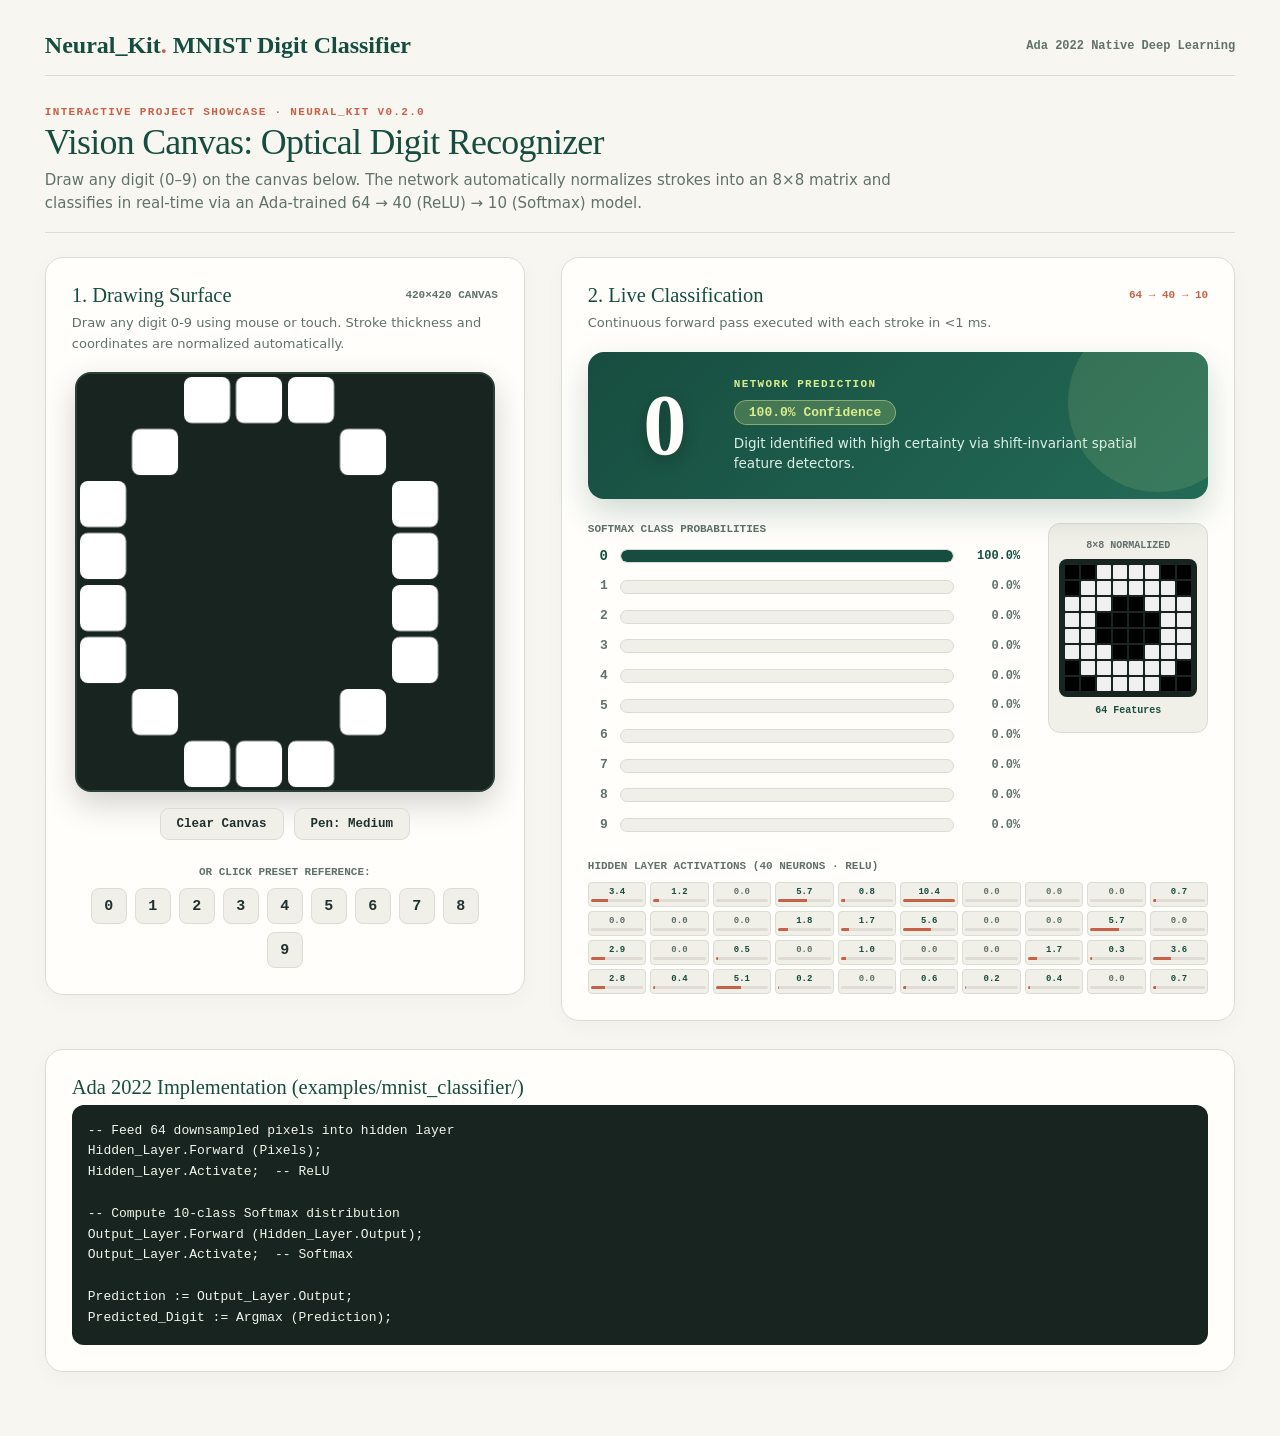
<file: examples/mnist_classifier/web/index.html>
<!doctype html>
<html lang="en">
<head>
<meta charset="utf-8">
<meta name="viewport" content="width=device-width,initial-scale=1">
<title>Handwritten Digit Classifier · Neural_Kit</title>
<style>
:root{
  --bg:#f7f6f1;--paper:#fffefa;--paper-2:#f0efe8;--ink:#20312d;--muted:#61716b;
  --line:#d9ded5;--green:#174d40;--green-2:#236b57;--mint:#dcefe3;--lime:#d8ed8b;
  --coral:#c96148;--coral-soft:#f7e6df;--serif:"Iowan Old Style","Palatino Linotype",Palatino,Georgia,serif;
  --mono:ui-monospace,"SF Mono",Menlo,Consolas,monospace
}
*{box-sizing:border-box;margin:0}
body{background:var(--bg);color:var(--ink);font:16px/1.6 system-ui,-apple-system,"Segoe UI",sans-serif;padding:32px clamp(20px,3.5vw,56px)}
.w{width:100%!important;max-width:100%!important;margin:0}
.header{display:flex;align-items:center;justify-content:space-between;margin-bottom:30px;padding-bottom:16px;border-bottom:1px solid var(--line)}
.brand{font:700 24px var(--serif);color:var(--green);text-decoration:none}
.brand span{color:var(--coral)}
.page-head{margin:0 0 24px;padding-bottom:16px;border-bottom:1px solid var(--line)}
.page-head .eb{font:700 11px var(--mono);color:var(--coral);letter-spacing:.12em;text-transform:uppercase;margin-bottom:4px}
.page-head h1{font:500 clamp(1.8rem,2.8vw,2.4rem)/1.15 var(--serif);color:var(--green);margin:2px 0 6px;letter-spacing:-.02em}
.page-head .lead{font-size:15px;color:var(--muted);max-width:850px;margin:0;line-height:1.55}
.demo-grid{display:grid;grid-template-columns:480px minmax(0,1fr);gap:36px;margin-bottom:28px;width:100%;align-items:start}
@media(max-width:1080px){.demo-grid{grid-template-columns:1fr}}
.panel{background:var(--paper);border:1px solid var(--line);border-radius:18px;padding:26px;box-shadow:0 6px 20px rgba(0,0,0,.03)}
.panel-h{font:500 1.28rem var(--serif);color:var(--green);margin-bottom:6px;display:flex;align-items:center;justify-content:space-between}
.panel-sub{font-size:13px;color:var(--muted);margin-bottom:18px}
.canvas-wrap{display:flex;flex-direction:column;align-items:center;gap:16px}
#draw-canvas{width:420px;height:420px;max-width:100%;aspect-ratio:1/1;background:#17241f;border:2px solid #2b4038;border-radius:16px;cursor:crosshair;touch-action:none;box-shadow:0 12px 32px rgba(0,0,0,.18)}
.canvas-actions{display:flex;gap:10px;width:100%;justify-content:center}
.action-btn{font:600 12.5px var(--mono);padding:8px 16px;border:1px solid var(--line);border-radius:9px;background:var(--paper-2);color:var(--ink);cursor:pointer;transition:.15s}
.action-btn:hover{background:var(--mint);border-color:var(--green-2);color:var(--green)}
.action-btn.danger:hover{background:var(--coral-soft);border-color:var(--coral);color:var(--coral)}
.presets-wrap{margin-top:10px;width:100%}
.preset-label{font:700 11px var(--mono);color:var(--muted);text-transform:uppercase;margin-bottom:10px;text-align:center}
.digit-pills{display:flex;flex-wrap:wrap;gap:8px;justify-content:center}
.digit-pill{width:36px;height:36px;font:700 15px var(--mono);display:inline-flex;align-items:center;justify-content:center;border:1px solid var(--line);border-radius:8px;background:var(--paper-2);cursor:pointer;transition:.15s;color:var(--ink)}
.digit-pill:hover{background:var(--lime);border-color:var(--green);color:var(--green);transform:translateY(-1px)}
.pred-card{background:linear-gradient(135deg,var(--green),var(--green-2));color:#fff;border-radius:16px;padding:26px 32px;display:flex;align-items:center;justify-content:space-between;margin-bottom:24px;box-shadow:0 14px 32px rgba(23,77,64,.2);position:relative;overflow:hidden}
.pred-card::after{content:"";position:absolute;width:180px;height:180px;border-radius:50%;background:rgba(216,237,139,.12);right:-40px;top:-40px}
.pred-digit-giant{font:700 5.4rem/1 var(--serif);color:#fffefa;text-shadow:0 6px 16px rgba(0,0,0,.25);min-width:90px;text-align:center}
.pred-details{position:relative;z-index:1;flex:1;margin-left:24px}
.pred-tag{font:700 11px var(--mono);color:var(--lime);letter-spacing:.12em;text-transform:uppercase;margin-bottom:6px}
.pred-conf{display:inline-block;font:700 13px var(--mono);background:rgba(216,237,139,.22);border:1px solid rgba(216,237,139,.45);color:var(--lime);padding:4px 14px;border-radius:999px;margin:4px 0 8px}
.pred-desc{font-size:13.5px;color:#dcefe3;line-height:1.5}
.subgrid{display:grid;grid-template-columns:1fr 160px;gap:28px;align-items:start}
@media(max-width:750px){.subgrid{grid-template-columns:1fr}}
.bars{display:flex;flex-direction:column;gap:9px}
.bar-row{display:flex;align-items:center;gap:12px;font-size:13px;font-family:var(--mono)}
.bar-row .digit-idx{width:20px;font-weight:700;color:var(--muted);text-align:right}
.bar-row.top .digit-idx{color:var(--green);font-weight:800;font-size:14px}
.bar-track{flex:1;height:14px;background:var(--paper-2);border-radius:7px;overflow:hidden;border:1px solid var(--line)}
.bar-fill{height:100%;background:var(--line);border-radius:7px;transition:width .2s ease,background .2s ease}
.bar-row.top .bar-fill{background:var(--green)}
.bar-val{width:54px;font-weight:600;color:var(--muted);text-align:right;font-size:12px}
.bar-row.top .bar-val{color:var(--green);font-weight:700}
.matrix-preview{display:flex;flex-direction:column;align-items:center;gap:8px;padding:16px;background:var(--paper-2);border-radius:12px;border:1px solid var(--line)}
.matrix-grid{display:grid;grid-template-columns:repeat(8,14px);gap:2px;background:#17241f;padding:6px;border-radius:8px}
.m-cell{width:14px;height:14px;background:#0d1613;border-radius:1px;transition:background .1s}
.neuron-grid-40{display:grid;grid-template-columns:repeat(10,1fr);gap:4px;margin-top:10px}
@media(max-width:600px){.neuron-grid-40{grid-template-columns:repeat(5,1fr)}}
.neuron-cell-small{background:var(--paper-2);border:1px solid var(--line);border-radius:4px;padding:4px 2px;text-align:center;font:10px var(--mono)}
.neuron-cell-small b{display:block;font-size:9px;color:var(--ink)}
pre{background:#17241f;color:#f2f5ed;padding:16px;border-radius:12px;font:13px/1.6 var(--mono);overflow-x:auto}
</style>
</head>
<body>
<div class="w">
  <div class="header">
    <div class="brand">Neural_Kit<span>.</span> MNIST Digit Classifier</div>
    <div style="font:600 12px var(--mono);color:var(--muted)">Ada 2022 Native Deep Learning</div>
  </div>

  <div class="page-head">
    <div class="eb">Interactive Project Showcase · Neural_Kit v0.2.0</div>
    <h1>Vision Canvas: Optical Digit Recognizer</h1>
    <p class="lead">Draw any digit (0–9) on the canvas below. The network automatically normalizes strokes into an 8×8 matrix and classifies in real-time via an Ada-trained 64 → 40 (ReLU) → 10 (Softmax) model.</p>
  </div>

  <div class="demo-grid">
    <div class="panel">
      <div class="panel-h">
        <span>1. Drawing Surface</span>
        <span style="font:600 11px var(--mono);color:var(--muted)">420×420 CANVAS</span>
      </div>
      <p class="panel-sub">Draw any digit 0-9 using mouse or touch. Stroke thickness and coordinates are normalized automatically.</p>

      <div class="canvas-wrap">
        <canvas id="draw-canvas" width="420" height="420"></canvas>
        <div class="canvas-actions">
          <button class="action-btn danger" onclick="clearCanvas()">Clear Canvas</button>
          <button class="action-btn" id="pen-btn" onclick="toggleStroke()">Pen: Medium</button>
        </div>

        <div class="presets-wrap">
          <div class="preset-label">Or Click Preset Reference:</div>
          <div class="digit-pills">
            <button class="digit-pill" onclick="loadPreset(0)">0</button>
            <button class="digit-pill" onclick="loadPreset(1)">1</button>
            <button class="digit-pill" onclick="loadPreset(2)">2</button>
            <button class="digit-pill" onclick="loadPreset(3)">3</button>
            <button class="digit-pill" onclick="loadPreset(4)">4</button>
            <button class="digit-pill" onclick="loadPreset(5)">5</button>
            <button class="digit-pill" onclick="loadPreset(6)">6</button>
            <button class="digit-pill" onclick="loadPreset(7)">7</button>
            <button class="digit-pill" onclick="loadPreset(8)">8</button>
            <button class="digit-pill" onclick="loadPreset(9)">9</button>
          </div>
        </div>
      </div>
    </div>

    <div class="panel">
      <div class="panel-h">
        <span>2. Live Classification</span>
        <span style="font:600 11px var(--mono);color:var(--coral)">64 → 40 → 10</span>
      </div>
      <p class="panel-sub">Continuous forward pass executed with each stroke in &lt;1 ms.</p>

      <div class="pred-card">
        <div class="pred-digit-giant" id="pred-digit">0</div>
        <div class="pred-details">
          <div class="pred-tag">Network Prediction</div>
          <div class="pred-conf" id="pred-conf">100.0% Confidence</div>
          <div class="pred-desc" id="pred-desc">Digit identified with high certainty via shift-invariant spatial feature detectors.</div>
        </div>
      </div>

      <div class="subgrid">
        <div>
          <div style="font:700 11px var(--mono);color:var(--muted);text-transform:uppercase;margin-bottom:10px">Softmax Class Probabilities</div>
          <div class="bars" id="prob-bars"></div>
        </div>

        <div class="matrix-preview">
          <div style="font:700 10px var(--mono);color:var(--muted);text-transform:uppercase">8×8 Normalized</div>
          <div class="matrix-grid" id="matrix-grid"></div>
          <span style="font:600 10px var(--mono);color:var(--green)">64 Features</span>
        </div>
      </div>

      <div style="margin-top:24px">
        <div style="font:700 11px var(--mono);color:var(--muted);text-transform:uppercase;margin-bottom:8px">Hidden Layer Activations (40 Neurons · ReLU)</div>
        <div class="neuron-grid-40" id="neuron-grid"></div>
      </div>
    </div>
  </div>

  <div class="panel" style="margin-bottom:28px">
    <div class="panel-h">Ada 2022 Implementation (examples/mnist_classifier/)</div>
    <pre><code>-- Feed 64 downsampled pixels into hidden layer
Hidden_Layer.Forward (Pixels);
Hidden_Layer.Activate;  -- ReLU

-- Compute 10-class Softmax distribution
Output_Layer.Forward (Hidden_Layer.Output);
Output_Layer.Activate;  -- Softmax

Prediction := Output_Layer.Output;
Predicted_Digit := Argmax (Prediction);</code></pre>
  </div>
</div>

<script>
const MODEL = {"W1": [[0.22412, 0.28797, 0.48917, 0.02634, 0.15907, 0.21583, 0.09896, 0.58131, 0.19774, 0.9224, 0.26702, 0.60262, 0.38071, 0.48127, 0.57442, 0.64347, -0.10653, 0.00257, -0.44681, 0.0241, -0.07474, 0.28243, -0.04359, 0.20554, 0.16182, 0.41644, -0.13051, -0.38253, -0.02179, 0.0044, -0.13134, 0.03194, -0.02387, 0.0793, 0.04619, -0.60677, -0.50836, -0.17016, 0.07918, 0.06592, 0.40221, 0.30469, 0.31323, 0.04987, 0.18381, -0.04165, -0.11615, 0.10836, 0.04018, 0.13148, -0.08386, -0.39724, -0.2842, -0.3358, -0.42008, 0.35578, -0.55392, -0.4398, -0.31945, -0.19738, -0.30692, -0.40047, -0.04438, -0.124], [0.07348, -0.19524, 0.02841, -0.40944, -0.11196, -0.40805, 0.07945, 0.13706, 0.21719, -0.28557, 0.31243, -0.34233, 0.38444, 0.35873, 0.5299, -0.01566, 0.0972, 0.0011, 0.07591, -0.06741, -0.11192, -0.20663, 0.07541, 0.5302, 0.62915, 0.53355, 0.4749, 0.77963, 0.55792, 0.56618, 0.39255, 0.00689, 0.1985, -0.16643, 0.06805, 0.00415, -0.61281, -0.56571, -0.24597, 0.28053, 0.15347, -0.02262, 0.18026, 0.7443, -0.0352, 0.07106, -0.13635, 0.66132, -0.11161, -0.23486, -0.42426, -0.25595, -0.11226, 0.24355, -0.04193, 0.00917, 0.0656, -0.23705, -0.33383, -0.10226, -0.39467, -0.27424, -0.01948, 0.14207], [-0.07847, 0.05817, 0.15237, 0.57184, 0.01261, 0.48857, 0.30132, -0.0732, -0.32131, -0.06698, -0.23341, 0.34966, 0.60502, 0.18167, 0.14474, -0.13156, -0.43967, -0.35842, -0.49545, -0.54683, -0.17602, -0.25252, 0.12298, -0.15661, 0.05345, -0.02716, -0.16914, 0.17636, -0.11106, -0.30656, -0.38868, -0.39519, 0.34467, -0.00308, 0.1674, 0.61706, -0.19967, -0.60139, -0.12548, -0.17998, -0.04501, -0.49551, -0.29792, -0.08205, -0.02532, 0.51239, 0.04077, 0.21451, 0.27832, -0.00984, -0.05728, -0.22011, -0.05674, -0.19982, -0.23459, -0.38036, 0.02127, 0.35988, 0.18419, 0.292, 0.03074, -0.38594, -0.45657, -0.18101], [-0.43925, -0.23855, 0.14663, 0.19693, 0.18565, -0.04443, 0.05875, -0.22191, -0.13376, -0.39362, -0.45328, -0.59234, -0.33526, -0.49489, -0.04518, -0.08482, 0.50532, 0.65312, 0.64966, 0.93707, 0.16917, -0.17992, 0.11754, 0.0078, 0.65822, 1.09952, 0.85092, 1.04882, 0.72041, 0.40849, 0.4675, 0.18087, 1.01135, 1.09244, 1.07105, 1.09619, 1.03781, 0.78425, 0.52186, 0.32558, 0.82108, 0.54524, 0.56477, 0.03963, 1.00101, 0.96579, 0.84733, 0.7076, -0.219, -0.41634, -0.23105, -0.12013, -0.24162, -0.5129, -0.09066, -0.11967, -0.04675, -0.28852, -0.74445, -0.4578, -0.09911, -0.32617, 0.34432, -0.04367], [0.00634, 0.08668, 0.37218, 0.05535, -0.12467, 0.09162, -0.08762, 0.139, 0.48375, 0.74141, -0.04904, -0.27691, -0.00564, -0.06747, 0.09986, -0.17079, 0.59053, 0.66921, -0.09694, -0.56017, 0.04333, 0.57287, 0.30966, 0.04613, -0.52873, -0.25152, -0.76372, -0.25547, -0.22572, 0.36288, 0.27751, 0.19559, 0.01606, -0.10792, -0.55691, -0.42497, 0.37383, 0.69463, 0.20539, 0.10299, -0.36636, -0.08293, 0.42974, 0.45467, 0.40142, 0.02991, -0.46563, -0.19926, 0.05697, -0.4852, -0.2609, 0.2492, 0.07175, -0.58838, -0.18913, -0.20846, -0.18178, -0.12135, 0.14355, -0.31175, -0.0505, -0.12679, -0.35177, -0.18106], [0.87073, 0.20518, 0.32095, -0.19273, -0.00124, 0.11306, -0.42573, -0.22107, 0.33657, 0.41074, 0.24366, 0.39172, 0.11969, -0.15693, -0.34675, -0.28708, 0.79103, 1.05412, 0.3237, -0.1944, -0.169, 0.03645, 0.46772, 0.03927, 0.34194, 0.129, -0.41526, -0.14268, -0.28751, 0.21805, 0.226, 0.10293, -0.02988, -0.32109, -0.93863, -0.86296, -0.06672, 0.74167, 0.59033, 0.52642, 0.00578, -0.06639, -0.24687, -0.55567, -0.21183, 0.62134, 0.53732, 0.3453, 0.77865, 0.23809, 0.47313, 0.69299, -0.126, 0.38928, 0.3635, 0.68146, 0.42493, 0.01959, 0.46847, 0.38322, 0.93187, 0.36724, 0.54562, 0.67536], [-0.78674, -0.71785, -0.04575, 0.12751, 0.30551, 0.2071, 0.00316, 0.06333, -0.13425, -0.36593, 0.1093, 0.50787, 0.61674, 0.45088, 0.48667, -0.09189, -0.6198, -0.56807, -0.45028, 0.24648, -0.18106, 0.03786, 0.08931, -0.31442, -0.70545, -0.57159, -0.28784, 0.54956, 0.50668, -0.2137, -0.30322, -0.26264, -0.54035, -0.05469, -0.32244, 0.76875, -0.46413, 0.01509, -0.59502, -0.22408, -0.50478, 0.14583, 0.16706, 0.58545, -0.07183, -0.83159, -0.65591, -0.63271, 0.35699, 0.60103, 0.30357, 0.76016, 0.08253, 0.20312, -0.06314, -0.17512, 0.16513, 0.09408, 0.20623, -0.15603, -0.20655, 0.18705, 0.11972, -0.27032], [-0.03509, 0.08017, -0.29815, 0.26263, -0.07604, 0.21729, 0.1225, -0.21637, -0.01206, 0.00264, -0.1928, 0.3043, 0.14608, 0.00183, 0.0188, 0.38024, -0.03661, -0.01778, -0.48082, -0.1846, 0.45895, -0.14917, -0.10424, -0.3279, -0.32167, -0.12524, 0.03145, -0.5324, 0.07944, 0.41102, -0.28294, 0.14376, -0.40151, -0.44262, -0.33065, -0.52358, -0.31351, 0.09535, 0.05498, 0.19984, 0.07265, -0.2955, -0.18105, -0.11403, -0.1795, 0.591, 0.18037, 0.38291, 0.29884, -0.44327, -0.52193, -0.13874, 0.41284, 0.42939, 0.55621, 0.11065, 0.11887, 0.58909, -0.05859, -0.17103, 0.40465, 0.1582, 0.45474, -0.2293], [0.2194, 0.39755, 0.38222, -0.1111, 0.25072, 0.13204, -0.34954, -0.21574, 0.60409, 0.42642, 1.1493, 0.90084, 0.84178, 0.52582, -0.16283, 0.13636, -0.59749, -0.13035, 0.01371, 0.09325, -0.01772, -0.51815, 0.02424, -0.26589, -0.7961, 0.08242, 0.08211, 0.45041, 0.49295, -0.31198, -0.17392, -0.06238, -0.71957, -0.29577, -0.45076, -0.02251, 0.33668, -0.46701, -0.31962, -0.20847, -0.38281, -0.12696, -0.25052, 0.19303, 0.00113, -0.05854, -0.17513, -0.35595, -0.23823, 0.00267, 0.60842, 0.433, 0.34764, -0.54539, -0.27341, -0.3164, -0.37406, 0.3702, -0.48443, -0.42106, -0.35088, -0.51365, 0.03656, -0.84671], [-0.27401, 0.12104, 0.89803, -0.24684, -0.556, -0.57063, -0.73807, -0.05526, -0.09542, 0.32272, 0.585, 0.06588, -0.9937, -1.1233, -0.50823, -0.03152, 0.36268, 0.69979, 0.65921, 0.68114, -0.87452, -0.37697, -0.41033, -0.08341, 0.5794, 0.00295, 0.11839, 0.45435, -0.81965, -0.37493, -0.02098, -0.13136, 0.15447, -0.15315, -0.02024, 0.26871, -0.4614, -0.13086, 0.00423, 0.03122, -0.17603, -0.62678, 0.2158, 0.33208, 0.04417, 0.0502, -0.06197, -0.59913, -0.27171, -0.20496, 0.315, 1.16433, 0.3753, -0.20211, -0.53653, -0.17431, 0.22767, -0.03303, 0.52823, 0.59958, 0.63093, -0.20159, 0.16889, -0.15182], [0.15489, -0.19564, -0.13729, -0.27716, -0.03678, -0.1673, 0.07728, -0.02562, -0.05814, -0.19202, 0.17001, -0.16779, 0.17946, -0.48354, 0.04191, 0.0101, -0.0593, 0.18338, -0.2971, -0.09826, 0.07611, 0.21162, -0.04195, 0.07041, -0.00513, -0.03574, -0.19452, -0.47663, 0.0496, 0.15785, -0.27537, 0.10117, 0.26127, 0.1777, -0.13895, 0.05661, -0.10688, 0.18718, 0.20274, -0.1908, -0.2284, 0.38669, 0.17185, 0.48909, -0.06933, -0.10911, 0.26331, -0.07817, -0.29075, -0.17711, 0.1842, -0.05798, -0.4295, 0.05943, -0.40845, 0.36649, -0.20834, -0.16076, -0.01587, -0.20926, 0.18552, -0.14415, 0.00817, 0.07773], [0.18841, -0.25679, 0.19179, -0.52916, -0.40601, -0.36854, 0.08384, -0.38863, 0.27515, 0.56434, 1.02013, 0.57293, 0.21203, -0.07109, -0.22198, -0.26168, -0.11543, -0.3032, -0.23153, 0.07073, -0.11521, 0.19356, -0.38825, -0.22576, 0.08147, 0.11549, -0.19593, 0.07815, 0.02758, 0.13823, -0.10368, 0.09832, -0.49549, 0.18079, 0.49558, 0.18794, -0.08658, -0.6378, -0.19329, -0.09828, 0.28515, -0.09035, -0.29271, -0.12947, 0.01665, -0.02612, 0.23214, 0.12101, 0.23409, -0.34047, -0.63838, -0.37246, 0.22606, 0.36403, 0.38496, -0.03527, 0.20991, 0.15336, -0.48152, -0.15194, -0.39083, 0.26031, 0.42922, -0.01448], [-0.37411, -0.50691, -0.48304, 0.10351, 0.53215, 0.12002, -0.39967, -0.39354, 0.08114, -0.24978, -1.92463, 0.16773, 0.41195, 0.01723, -0.07741, 0.00787, -0.14127, -0.8454, -1.03845, 0.42999, 1.23484, 0.62266, 0.15399, 0.43771, -0.68146, 0.22837, -0.64121, -0.12335, 1.10605, 0.64464, 0.24467, -0.08592, -1.31826, -0.49207, -0.41213, -0.02771, 1.30074, 0.86088, 0.44249, 0.0759, -0.40945, -0.11514, -1.209, -0.02969, 0.48643, 0.39198, 0.42949, 0.12304, -0.47972, -0.39726, -0.71451, 0.0093, 0.86639, 0.5308, 0.22368, 0.02916, -0.47802, -0.31871, -0.71039, -0.26504, 0.52546, 0.58265, 0.00862, -0.33826], [0.19131, 0.10132, 0.01973, 0.56149, 0.30506, 0.20061, -0.04006, 0.43214, 0.31723, 0.41979, -0.26835, -0.49462, 0.20443, 0.13029, 0.70202, 0.30066, 0.05328, 0.16224, -0.32437, -0.34857, -0.91153, 0.27315, -0.17618, 0.18827, -0.18046, -0.37124, 0.06737, -1.06128, -0.5274, -0.30917, 0.16573, 0.01522, 0.10659, -0.08996, 0.63403, -0.65887, 0.09536, -0.10073, 0.20364, 0.22026, 0.03036, -0.65323, 0.41163, 0.50931, -0.06888, -0.18315, 0.11514, -0.05623, -0.05671, -0.3247, 0.38009, -0.30263, 0.26919, -0.32082, -0.04603, 0.25071, 0.11993, 0.23634, -0.35602, 0.26267, -0.21812, 0.06725, 0.0559, -0.21385], [0.12807, 0.18978, -0.11123, -0.30248, 0.01579, 0.20127, 0.18925, -0.2241, -0.37766, -0.57706, -0.35039, -0.08983, 0.43353, 0.35483, 0.76469, -0.05059, 0.22336, 0.27974, -0.1285, -0.23688, 0.15655, -0.0631, 0.30683, 0.15752, 0.08592, 0.26624, 0.28964, 0.10457, -0.32532, -0.22349, 0.25887, 0.36578, 0.07869, -0.19872, -0.4857, 0.08848, -0.5826, 0.11825, -0.21321, 0.12494, 0.12259, 0.26557, -0.05318, 0.17434, 0.28484, -0.21007, -0.1291, -0.17426, 0.37967, 0.15149, 0.34162, 0.44159, -0.28039, 0.19466, -0.1416, 0.27549, 0.04442, 0.40006, -0.07918, -0.26277, 0.0097, -0.46733, -0.44765, -0.03947], [0.58598, 0.48572, 0.29127, -0.36732, -0.76261, -0.20711, -0.1077, -0.14165, 0.5004, 0.50879, -0.46218, 0.37121, 0.46154, 0.07398, -0.01089, -0.29108, 0.75067, 0.70065, 0.14075, 0.13059, 0.61477, 0.71047, 0.87766, 0.84144, 0.43814, -0.02346, 0.02439, -0.12186, 0.33813, -0.19338, -0.01505, -0.01315, -0.07414, 0.51356, 0.16106, 0.08116, 0.37818, 0.57888, 0.24865, -0.44081, -0.04127, 0.01104, -0.1489, -0.05852, 0.16516, -0.13435, -0.13795, 0.24943, 0.81815, 0.65451, 0.2784, 0.21097, 0.01972, -0.1029, 0.7174, 0.11436, 0.44074, 0.46454, 0.24366, 0.14032, -0.16442, -0.06408, -0.309, 0.67505], [-0.47232, -0.26926, -0.5407, -0.31227, -0.48616, 0.00881, -0.01632, 0.09143, -0.00506, -0.18988, 0.40728, -0.03211, 0.29388, -0.02667, 0.05912, -0.22966, 0.1494, 0.13298, 0.53053, -0.09453, -0.06704, -0.08399, -0.00246, 0.35182, 0.21892, 0.28087, 1.07655, 0.32495, 0.11492, -0.18457, -0.41484, -0.16156, 0.13696, -0.20723, -0.13035, -0.13261, -0.23606, -0.15391, -0.31905, -0.16281, -0.03657, -0.35265, 0.04303, -0.0007, -0.34206, 0.11362, -0.17314, -0.16825, -0.01506, -0.26223, -0.43257, -0.0686, 0.26144, 0.02538, 0.02717, -0.0561, -0.05613, -0.03648, -0.23625, -0.19538, 0.22959, 0.34989, 0.07412, 0.43292], [0.1894, -0.01657, 0.23408, 0.22338, 0.04277, 0.64883, 0.12333, 0.26681, -0.70551, 0.02222, -0.12906, 0.20782, -0.02287, 0.16443, 0.53679, 0.4403, -0.28767, -0.1666, -0.77438, -0.14698, -0.00093, 0.6201, 0.54425, 0.13703, 0.27714, -0.20527, -0.06879, 0.4719, 0.86436, 0.22911, 0.8539, 0.40072, 0.21697, 0.37456, 0.19879, 0.50829, 0.90307, 0.56997, 0.23101, -0.0989, -0.48862, -0.12782, 0.35773, 1.48163, 0.88576, 0.08664, -0.46801, -0.23564, -0.40115, -1.18471, -0.76985, -0.27019, -0.97078, -0.50639, -0.45623, -0.2701, -0.14846, -0.31551, 0.34246, -0.01374, -0.18287, -0.28465, -0.1812, -0.38332], [0.38279, -0.09042, 0.02003, 0.2138, 0.33373, 0.2911, 0.11645, 0.18354, 0.18092, 0.22222, 0.11138, 0.40607, 0.29501, 0.58959, 0.34727, 0.47628, 0.06307, -0.56972, -0.42095, -0.43882, -0.91061, 0.41871, 0.13271, 0.29876, 0.16956, 0.65473, -0.10258, -0.70631, -0.20276, -0.5463, 0.0379, 0.1147, -0.06656, 0.41688, -0.29704, -0.41307, -0.47547, -0.27763, 0.23343, 0.12615, 0.29894, 0.3867, 0.217, -0.15609, 0.34991, -0.49749, 0.55064, -0.18936, -0.37676, 0.45833, 0.17182, 0.30105, -0.09733, -0.30649, -0.13946, 0.14521, 0.0791, -0.16563, -0.40269, 0.27422, -0.21134, -0.08361, -0.15899, -0.00558], [0.33653, -0.01762, -0.0125, 0.31057, -0.25534, -0.03067, -0.00238, 0.39178, 0.14061, 0.24865, 0.10182, 0.3283, 0.10628, 0.09915, -0.13998, 0.26446, -0.37812, -0.28748, -0.04055, -0.0177, -0.43225, -0.3887, -0.05116, -0.03413, -0.28606, 0.14284, -0.52085, -0.36338, 0.23614, -0.40262, -0.30798, -0.00107, 0.35036, 0.78382, 0.65708, 0.14165, 0.38654, 0.14862, 0.57265, 0.19506, -0.53763, -0.25611, -0.45578, 0.03965, 0.01112, -0.112, 0.52978, 0.15163, -0.16662, -0.51801, -0.31831, -0.37171, 0.01126, -0.00883, 0.21278, -0.03021, -0.09287, 0.21054, 0.04431, 0.15998, -0.26872, 0.03943, -0.16288, 0.11992], [0.38405, 0.32754, 0.71808, 0.09483, 0.18419, 0.27727, 0.1449, 0.11959, 0.11824, 0.71789, 0.90775, 0.07188, -0.02322, -0.06176, 0.37955, 0.22433, -0.05511, -0.06493, 0.43369, 0.70615, 0.31372, 0.04553, -0.19347, -0.09981, -0.25697, -0.25581, -0.32263, 0.47602, 0.66096, -0.54001, -0.29314, -0.11606, -0.13757, -0.56129, -0.49315, -0.26283, -0.05649, -0.11292, 0.36109, 0.43012, -0.31843, 0.20462, -0.67789, -0.44581, 0.1454, -0.17571, 0.15853, 0.00836, 0.11904, 0.25552, 0.31418, 0.22916, 0.40381, 0.10372, -0.34104, 0.15507, -0.73508, 0.06635, 0.0167, 0.52238, -0.06117, 0.15925, -0.02332, 0.0443], [-0.03716, 0.12459, -0.13595, 0.4003, 0.37489, 0.18996, 0.0842, 0.78926, 0.15401, -0.38296, -0.55336, 0.00919, -0.00601, -0.21617, 0.1673, 0.34132, -0.29084, -0.14086, 0.19599, 0.08765, -0.78596, 0.04792, -0.37709, 0.25637, -0.0072, -0.13563, 0.23055, 0.36471, -0.23107, -0.15616, -0.2183, -0.20197, 0.28818, 0.34472, 0.54951, -0.55646, 0.34306, 0.31221, 0.17128, 0.0236, 0.18818, 0.68062, -0.08922, -0.1593, 0.39887, -0.24812, -0.23544, 0.09091, -0.04399, 0.85708, -0.06477, -0.28019, -0.18061, -0.41008, -0.07581, -0.4279, -0.39001, 0.12878, -0.46533, -0.05836, -0.15912, -0.13141, -0.04206, -0.29713], [0.11706, 0.29158, 0.20338, -0.31306, 0.09685, 0.23867, -0.09772, 0.05453, 0.01336, 0.20732, 0.67174, -0.35583, -0.38235, 0.05135, -0.07566, 0.14999, 0.00111, 0.15767, 0.39721, -0.50064, -0.22919, -0.14154, -0.26403, -0.04921, 0.01411, -0.31003, 0.70788, -0.20003, -0.14808, -0.40568, -0.06286, 0.12476, 0.13016, -0.05452, 0.70571, -0.19048, -0.39652, -0.29399, -0.00692, -0.12938, -0.03823, 0.04238, 0.95388, -0.36629, -0.43084, -0.36574, -0.47922, -0.19834, -0.07104, 0.08463, 0.69899, -0.28276, 0.00575, -0.09319, -0.22735, 0.02927, 0.01857, -0.22443, 0.70377, -0.26781, -0.35224, -0.00438, 0.09263, 0.07939], [0.00829, -0.0736, 0.13153, -0.56604, -0.42981, -0.31133, -0.09376, -0.22122, -0.62523, -0.27647, -0.2275, -0.11293, 0.40316, 0.50963, 0.06641, -0.13994, -0.24764, 0.13536, -0.27747, 0.07241, -0.3574, -0.74311, -0.13416, 0.01926, -0.19956, -0.34291, -0.01602, -0.3642, -0.43724, -0.0162, 0.07265, -0.13065, -0.03759, 0.00839, -0.04048, 0.07861, 0.343, 0.43216, -0.43166, -0.14758, 0.34186, 0.61712, -0.19288, -0.11683, 0.15712, -0.06875, 0.27909, 0.13757, -0.0182, 0.16707, 0.40551, 0.30149, 0.0664, 0.05923, 0.01585, 0.10524, -0.0465, 0.20094, 0.29379, -0.14076, -0.18724, 0.09746, -0.02625, -0.0919], [-0.08054, -0.13137, 0.15771, 0.14496, 0.33084, 0.33153, -0.06833, 0.7674, -0.00696, -0.18281, -0.02971, 0.21359, 0.27045, -0.11982, 0.29527, 0.03719, 0.11868, 0.03809, 0.38901, 0.33397, -0.73982, -0.00094, -0.31915, -0.15142, 0.01217, 0.25436, 0.54434, 0.02816, -0.46241, -0.63588, -0.02233, -0.35148, 0.00699, 0.43677, -0.1054, -0.56179, 0.17992, 0.13435, -0.63252, -0.11364, -0.67779, 1.02825, -0.43923, -0.33632, -0.01758, 0.2107, 0.01277, 0.19228, -0.11734, -0.12809, -0.0604, -0.41739, 0.60544, -0.37131, 0.22746, 0.0942, 0.0196, 0.05463, 0.0193, -0.10074, 0.16489, -0.59915, 0.25545, -0.19977], [0.3663, -0.34487, 0.25455, -0.43524, -0.19824, 0.27147, -0.03839, 0.13531, -0.05057, 0.00056, 0.3327, -0.29047, -0.49217, 0.05514, 0.11913, -0.00045, -0.28165, -0.25414, 0.08842, 0.17212, 0.32345, 0.04354, 0.15345, -0.13142, 0.35222, -0.24685, 0.01424, -0.21341, 0.23439, -0.08684, -0.29489, 0.26928, 0.3763, 0.06457, 0.05117, -0.0246, -0.15099, -0.21349, 0.19109, 0.17904, -0.08628, 0.31056, 0.11202, -0.15586, 0.1259, -0.14222, -0.27308, 0.16017, 0.07748, 0.02775, -0.48298, -0.09981, 0.26824, 0.04645, 0.04068, 0.13243, 0.02003, -0.04115, -0.29107, -0.23067, 0.18995, 0.05711, -0.23811, -0.20317], [-0.19923, 0.32672, 0.06343, -0.06319, -0.40257, -0.19461, -0.13056, -0.16652, -0.05265, 0.00352, 0.16015, 0.36537, -0.2401, -0.34976, -0.02331, -0.06146, -0.42056, 0.04982, 0.24279, 0.55797, -0.69237, -0.77477, -0.39251, 0.10042, -0.53564, -0.40053, 0.12799, 0.34677, -0.32311, -0.54261, -0.5152, -0.00062, -0.55585, -0.20913, 0.16454, 0.09489, -0.2994, -0.24621, -0.30619, -0.26709, 0.37632, -0.50413, -0.28499, -0.01628, 0.48212, 0.18899, -0.32979, -0.08651, 0.20327, 0.29843, 0.50217, 0.24612, 0.24639, 0.64525, -0.0516, 0.0565, 0.67053, -0.11186, 0.28531, 0.53256, 0.29554, 0.19231, -0.28586, 0.29715], [0.15734, 0.04179, -0.00982, -0.12475, -0.15765, -0.52604, -0.31368, -0.04325, 0.3297, 0.10108, -0.10142, -0.20408, -0.10623, -0.11899, -0.07561, -0.08918, 0.50292, -0.04634, 0.13357, 0.09857, 0.03564, -0.44782, 0.08984, 0.04369, 0.20663, 0.42316, 0.01355, 0.10299, 0.09437, -0.28122, -0.1056, -0.05359, 0.2184, 0.22062, 0.16113, 0.09074, 0.20125, 0.10419, 0.22985, 0.0366, 0.33619, -0.263, 0.03393, 0.18568, 0.15843, -0.02813, 0.4844, 0.12169, -0.00422, -0.03877, 0.02279, 0.13562, 0.23066, 0.18463, 0.06869, -0.20556, -0.04019, -0.1605, 0.42378, -0.03821, 0.08245, -0.04007, 0.21799, -0.17533], [0.60992, 0.71428, 0.9419, 0.76159, 0.00379, 0.36731, -0.02525, -0.16755, -0.33182, -0.46757, -0.20553, 0.05831, -0.03645, -0.00471, 0.45436, -0.01806, 0.34108, 0.30771, 0.21115, -0.28173, 0.41469, 0.41078, 0.44274, -0.06403, -0.80097, -0.65685, 0.50175, 0.23169, -0.12968, -0.45259, -0.25526, 0.158, -0.12697, 0.0916, -0.69137, 0.40071, 0.11303, -0.09696, -0.35584, -0.28067, -0.02305, -0.56096, 0.03535, 0.02666, -0.10013, 0.05417, 0.01885, 0.29062, 0.08363, -0.03641, -0.15872, -0.56331, -0.69726, 0.08255, 0.49443, -0.14457, 0.40422, 0.48465, 0.39339, 0.09222, -0.01163, -0.23487, -0.001, 0.32368], [-0.10949, 0.04445, -0.27854, -0.50564, 0.14991, -0.26366, 0.07954, -0.02062, -0.19798, -0.02846, -0.23579, -0.02402, -0.00429, 0.17081, 0.13624, 0.35234, 0.64809, 0.16431, 0.64258, 0.3215, -0.51142, -0.32923, -0.02438, 0.30844, 0.19297, -0.03331, 0.41722, -0.35979, 0.28009, -0.00823, -0.21925, -0.01394, 0.69108, 0.49232, 0.47802, 0.37001, -0.46079, 0.20876, -0.57615, 0.18974, 0.64063, 0.66999, 0.0045, 0.05448, -0.28482, 0.00475, 0.19881, 0.25569, 0.0215, -0.26305, -0.03717, -0.28458, -0.2042, 0.18922, 0.67219, -0.02869, 0.13119, -0.74771, 0.30719, -0.14963, 0.38513, 0.03272, 0.31127, -0.24489], [0.19599, 0.2299, -0.1306, -0.02819, 0.15081, 0.21698, -0.07808, -0.01394, -0.05286, 0.13956, -0.0546, -0.44237, -0.02987, -0.28387, 0.00465, 0.2451, 0.54581, -0.08434, -0.6236, -0.10038, 0.44105, 0.34994, 0.14594, 0.58987, 0.24523, -0.04966, -0.12945, -0.11486, 0.29648, 0.57475, -0.01618, -0.13165, 0.41794, 0.28668, 0.48962, 0.05161, 0.21067, -0.58974, -0.41856, 0.0257, 0.17858, 0.2354, 0.55569, 0.06627, -0.56823, -0.79607, -0.16986, 0.08324, 0.70272, 0.57892, 0.12777, -0.04433, 0.22952, 0.61435, 0.05501, 0.39947, 0.70264, 0.42654, -0.17679, -0.11303, 0.59117, 0.09416, 0.37266, 0.34854], [0.35239, -0.32839, 0.05234, 0.04975, -0.06775, 0.0525, 0.32136, 0.2268, 0.40209, 0.00733, -0.09206, 0.18133, 0.02949, 0.19656, -0.08829, -0.11106, 0.05968, 0.047, 0.25075, -0.05051, 0.33535, -0.16072, 0.03281, 0.03537, 0.16972, 0.10369, 0.0267, 0.122, -0.21077, -0.2811, -0.05004, 0.22713, 0.34172, -0.2279, -0.19994, -0.11586, 0.31462, -0.13792, 0.08773, -0.20176, 0.08118, -0.195, -0.24201, -0.10074, -0.35673, -0.16671, -0.09553, 0.32238, -0.44668, 0.09689, -0.21521, -0.07116, 0.118, -0.37617, -0.07215, -0.08244, 0.08263, 0.08222, -0.1525, 0.02701, 0.27287, 0.13397, -0.27163, 0.34569], [-0.09499, 0.0841, -0.15952, 0.23832, 0.24909, 0.20127, -0.46197, 0.072, 0.28375, 0.06281, -0.36505, -0.25102, 0.14566, -0.21972, -0.19936, -0.23887, -0.19021, 0.15352, -0.06029, -0.28771, -0.16487, -0.16298, -0.2278, 0.15772, 0.6081, 0.68003, -0.17683, -0.12193, -0.81999, -0.4217, -0.19598, -0.08187, 0.5992, 1.02681, 0.2173, -0.58595, -0.33009, -0.50661, 0.09526, 0.08447, 0.28125, 1.02616, 0.07235, -0.88233, -0.8854, 0.07724, -0.0261, 0.18928, 0.62717, 0.76576, -0.29567, 0.02821, 0.19058, 0.01048, -0.12935, -0.01425, 0.01131, 0.72474, -0.18492, 0.11356, 0.13002, 0.23992, -0.30879, -0.17389], [0.3661, 0.26673, 0.12635, -0.11409, -0.22788, -0.18108, 0.00517, 0.37691, 0.20843, -0.06353, 0.1356, 0.31092, -0.1864, -0.01608, -0.13724, -0.10121, 0.29944, -0.22099, -0.44595, -0.26208, -0.15894, -0.08869, -0.05495, 0.11979, 0.07972, -0.17754, -0.06409, -0.1191, 0.02954, 0.08177, 0.05754, 0.26581, 0.15628, -0.28354, -0.20988, -0.24381, -0.18646, -0.01181, 0.47282, 0.18026, 0.24195, -0.15382, -0.35047, 0.43586, 0.08836, -0.00404, 0.05353, 0.06826, 0.12175, 0.41318, 0.34632, 0.00054, -0.17888, 0.24545, 0.12375, -0.01948, 0.09247, -0.14193, -0.0844, -0.25875, -0.2994, -0.07201, 0.01727, -0.01812], [-0.05178, 0.21652, 0.09547, -0.09688, 0.30398, 0.48636, 0.37629, -0.06591, 0.19056, 0.32925, -0.00187, 0.05468, 0.21114, 0.47713, -0.23196, -0.30476, -0.11896, -0.39749, 0.07077, 0.12574, 0.93211, -0.27248, -0.02687, -0.06913, 0.19598, 0.18707, 0.15895, 0.52819, -0.2657, 0.01944, -0.36985, -0.31348, 0.36889, 0.01556, 0.59917, 0.17035, -0.27476, -0.32655, -0.0871, 0.30453, 0.27061, 0.07959, 0.18959, 0.5401, -0.16486, -0.00133, -0.28222, -0.32293, -0.47658, -0.57943, 0.27324, -0.02796, -0.27148, -0.47135, -0.23173, -0.00923, -0.35194, -0.2525, 0.09712, -0.38429, -0.62821, -0.2178, -0.23056, -0.14665], [-0.5292, -0.58465, -0.59332, -0.47656, 0.32657, 0.26575, 0.23724, 0.01733, 0.56139, 0.37406, -0.16887, -0.22479, 0.02091, -0.08802, 0.22971, -0.16076, -0.73608, -0.07957, 0.11456, 0.53336, -0.11631, -0.29928, -0.7184, 0.04037, 0.04657, 0.19965, -0.65635, -0.06038, 0.11055, -0.33051, 0.09695, -0.13053, 0.18586, 0.24517, 0.48808, -0.51592, -0.63429, -0.0086, 0.35161, -0.03025, 0.02344, 0.47581, -0.18398, -0.48391, 0.04911, 0.3483, 0.36256, 0.11599, -0.26006, 0.06435, 0.26899, 0.66404, 0.5742, -0.23613, -0.66759, -0.17912, -0.07918, 0.02205, -0.2806, -0.01827, -0.08391, 0.01319, -0.0189, -0.10594], [0.11355, -0.54216, -0.36122, 0.07325, 0.32739, 0.21923, -0.02808, -0.23927, 0.16795, 0.20123, -0.26197, 0.20854, 0.01393, 0.14987, 0.09029, 0.1599, -0.252, 0.12752, -0.01538, 0.37713, -0.36533, 0.36929, 0.64411, 0.05618, 0.1053, 0.08002, -0.46579, 0.51441, 0.14285, 0.33889, 0.51566, -0.05472, -0.17287, -0.29996, 0.48953, 0.24866, 0.13295, 0.14439, -0.03337, -0.0307, -0.1606, -0.44688, -0.11841, 0.11798, 0.19499, 0.51503, -0.03225, -0.37659, 0.25921, 0.34065, -0.23359, 0.1431, -0.05946, -0.30706, -0.11877, 0.14623, -0.22459, -0.33451, -0.59752, 0.32992, 0.009, -0.11498, 0.02527, -0.16301], [0.39869, 0.00512, 0.325, 0.28529, 0.24172, 0.26967, 0.07218, -0.12332, -0.26833, 0.00856, 0.40606, -0.10892, -0.27891, 0.12677, 0.10089, 0.23673, -0.5177, 0.09559, 0.30204, 0.39999, 0.16766, -0.24063, -0.54459, -0.13344, -0.63453, -0.04792, -0.19066, 0.33488, -0.06112, -0.35563, -0.51687, 0.11022, -0.09024, 0.00354, -0.16503, 0.0086, -0.30135, -0.29075, 0.15167, -0.14161, -0.24567, 0.10454, -0.0525, -0.02941, -0.05663, -0.3824, 0.01011, -0.29398, 0.37557, 0.42836, -0.09485, -0.0531, -0.10104, 0.12279, 0.39217, 0.35712, 0.39182, 0.38302, 0.4246, 0.24769, 0.41707, 0.16818, 0.41031, 0.14189], [-0.36926, 0.16172, -0.26311, 0.27823, 0.25627, -0.22874, -0.02481, -0.09932, -0.06757, -0.00921, -0.32011, -0.31592, -0.12939, -0.69362, -0.44685, 0.06956, 0.51638, 0.14824, -0.10401, -0.13163, 0.60111, 0.21122, 0.64674, -0.08146, 0.60949, -0.03416, 0.04189, 0.32797, 1.10394, 0.41367, 0.41195, 0.02677, 0.43011, -0.12933, -0.75815, -0.17512, 0.42249, -0.03007, -0.13565, 0.16632, -0.44587, -0.40716, 0.74239, 0.41998, -0.08768, 0.14721, -0.54074, -0.07916, -0.62502, -0.12049, 0.10226, -0.27541, 0.48885, 0.19874, -0.28918, -0.2863, 0.16669, -0.2784, -0.2893, -0.20349, -0.24065, 0.02174, 0.45542, 0.16236], [0.06929, 0.03159, -0.01327, -0.20406, 0.83057, -0.44253, 0.39413, -0.00135, -0.16189, 0.09195, -0.12423, -0.53745, 0.57715, 0.21139, 0.29765, -0.23204, -0.03678, 0.10012, 0.08378, -0.24137, -0.21671, 0.42079, 0.21382, -0.31549, -0.47535, 0.30328, -0.44387, 0.12368, -0.0153, -0.01112, 0.23645, -0.30528, 0.32139, -0.60575, -0.23195, -0.16821, 0.25529, -0.05933, 0.0984, -0.10093, -0.34219, -0.05479, -0.29759, -0.14664, 0.04429, 0.14977, 0.738, 0.11909, 0.13077, 0.4499, -0.00776, 0.26616, -0.39558, 0.07832, -0.21246, 0.19147, -0.16208, 0.28808, -0.3407, 0.18148, -0.02025, -0.07224, -0.34703, -0.1167]], "b1": [0.32764, -0.08293, 0.32439, -0.81067, 0.15448, -0.15186, 0.96658, 0.41986, 0.24614, 0.25577, -0.09933, -0.10328, 0.23085, 0.73165, 0.0989, -0.70098, 0.19189, 0.01197, 0.51272, 0.00907, -0.40437, 0.55345, 0.15771, 0.05627, 0.28096, -0.05162, 0.61073, -0.11806, -0.17278, -0.06533, -0.10091, -0.11163, 0.41088, 0.09639, 0.09974, 0.21672, -0.29988, 0.14104, 0.06359, -0.1199], "W2": [[0.80374, 0.61443, 0.41369, -0.97684, 0.85626, 1.46043, -0.79862, 0.94935, -1.49894, -0.0868, -0.1493, 0.10716, -0.75889, 1.79112, 0.51294, 0.26349, 0.6346, -1.34551, 1.44136, 0.32209, -1.34721, 0.42627, 0.06626, 0.0399, 0.50346, -0.2174, 0.00138, -0.14872, -0.73974, 0.60746, 0.26892, -0.15317, 0.95217, 0.45217, -0.21323, -0.02034, 0.03262, -0.3405, -0.23597, 0.39856], [-1.05233, -0.34959, 0.16601, -1.00851, -0.08564, -0.51823, 0.9045, 0.76031, 0.4214, 2.26454, 0.13829, -0.90593, 2.43239, 0.13134, -0.75794, -1.09756, 0.46769, 0.131, -0.90282, -0.53772, 0.11043, -1.1415, 1.21718, -0.26611, -0.31783, -0.22751, 0.97047, -0.00524, -0.93009, 0.0589, -0.45358, -0.01141, -0.27772, -0.21241, -0.54179, -0.70498, 0.12323, 0.11811, 0.67744, -0.09306], [-0.14312, -0.80358, -0.48386, -1.92379, 0.98752, 0.13435, 1.3433, -0.53665, 0.24844, -1.27289, 0.22176, -0.26208, -0.94615, 0.53547, 1.08225, 0.90171, -0.29268, 0.7332, -0.05003, -0.11018, -0.51456, -0.1607, -0.1341, 0.55681, -0.73181, 0.16309, 0.31731, -0.22984, 0.00267, -0.39534, 1.83127, -0.21784, 0.91847, 0.08015, -0.47398, 0.16324, -0.62507, 0.8109, 0.47799, -0.53252], [-0.83919, -0.91928, 0.85959, -0.5959, -1.12505, -0.34142, 0.50068, 0.79045, 1.11477, -0.11431, 0.2385, 1.21635, 1.34879, -0.13052, 0.34321, -0.18169, -0.44829, 0.03698, 0.09427, 0.39936, 0.02498, 0.51487, -0.80563, 0.46464, -0.16424, -0.30012, 0.9908, -0.51134, 1.55302, -1.12339, -0.73093, -0.53037, -0.79527, -0.01202, -0.10471, 1.80766, 0.50888, 0.32408, -1.41255, 0.87623], [-0.3023, 1.10456, -0.27862, 2.49244, -0.31113, -1.90481, -0.66526, -0.44458, -0.8335, 0.42535, 0.11057, -1.07678, 0.83524, -0.37912, 0.23618, -1.07154, 0.01338, 1.71479, -0.65907, -0.15057, -1.09869, -0.17191, 0.53927, -0.137, -0.18925, -0.19665, -0.41703, 0.0891, -0.21181, 0.19801, -0.70283, -0.28472, -0.44818, 0.03346, 0.28164, -0.13296, 0.50933, -1.08515, 0.44665, 0.08331], [0.42137, 0.95895, -0.92168, -1.0256, 0.03529, 1.39163, -0.30618, 0.01668, 1.34787, 0.4832, 0.10704, 0.65585, -0.90197, -0.49711, -0.09211, -0.0778, 1.18926, -1.52345, 0.55178, -0.33953, 1.57393, -1.19402, -0.78856, 0.34226, 0.14755, -0.42621, 0.23135, 0.16561, 0.70445, -0.38507, -0.74536, 0.31189, -0.81529, 0.66391, -0.68875, -0.33085, -0.32116, 0.90041, -0.81171, -0.22904], [-0.79721, -0.79538, 0.92289, 2.17685, -0.04683, 0.54202, -0.79018, -0.8576, -1.23398, 1.20269, -0.12714, -0.1085, -0.40242, -0.83082, -0.72985, -0.17348, -0.20106, -1.17988, -0.24575, 0.1004, -0.17623, 0.45632, -1.18445, 1.15248, 0.64287, 0.07745, 0.49745, 0.63509, -1.22624, 1.14413, -0.25783, -0.30953, 0.66201, 0.30091, -1.29827, -0.32125, -1.27375, -0.13606, 0.27014, -1.07251], [1.13445, -0.06718, 0.81529, -0.56904, 0.27897, -1.62806, 1.21609, -0.45741, 1.19987, -0.96286, -0.54375, -0.55617, 0.03038, 0.77268, -0.02216, -1.47271, -0.16272, 1.42665, 0.89803, -0.07582, -0.02333, 1.07034, 0.41471, -0.45511, 0.90919, 0.14889, -0.72614, -0.81674, 0.07249, -0.31372, -0.86667, -0.01175, 1.28769, -0.52476, 1.1179, 0.47019, -0.15588, -0.0553, -0.10031, 0.21609], [0.3793, -0.00327, -0.09435, 1.13167, -1.14629, 0.16368, 0.25143, -0.69717, -0.25575, -0.64288, -0.11533, 0.65269, -2.4464, -1.06192, 0.29214, 1.20955, -0.25624, 0.01728, -0.55065, -1.05225, 0.30457, -0.1485, -0.31445, 0.05571, 0.49631, 0.81246, -0.76273, 0.09214, 0.94778, 0.71336, 0.58941, 0.65157, -0.13604, -0.20284, 0.56208, 1.04614, 0.70241, -0.21992, -0.88624, 1.17799], [-0.2631, 0.51115, -0.15864, 0.70848, 0.51251, 1.07418, -1.73585, -0.34978, -0.0438, -1.47504, 0.40135, -0.34781, 0.82432, -0.20098, 0.16828, 1.59418, -0.77679, 1.04408, -0.42847, 1.30118, 0.78155, -0.95452, -0.07091, -0.87582, -1.59935, 0.10037, -1.37882, 0.02414, -0.5077, -0.91486, 0.23344, 0.20344, -1.45654, -0.39205, -0.27643, -0.70043, 0.32453, -0.74491, 0.93528, 0.42038]], "b2": [0.38012, 0.49395, 0.58521, 0.32041, -0.83612, -0.4112, -0.17011, 0.39982, -0.19562, -0.56646]};
const PRESETS = {"0": [0.0, 0.0, 1.0, 1.0, 1.0, 0.0, 0.0, 0.0, 0.0, 1.0, 0.0, 0.0, 0.0, 1.0, 0.0, 0.0, 1.0, 0.0, 0.0, 0.0, 0.0, 0.0, 1.0, 0.0, 1.0, 0.0, 0.0, 0.0, 0.0, 0.0, 1.0, 0.0, 1.0, 0.0, 0.0, 0.0, 0.0, 0.0, 1.0, 0.0, 1.0, 0.0, 0.0, 0.0, 0.0, 0.0, 1.0, 0.0, 0.0, 1.0, 0.0, 0.0, 0.0, 1.0, 0.0, 0.0, 0.0, 0.0, 1.0, 1.0, 1.0, 0.0, 0.0, 0.0], "1": [0.0, 0.0, 0.0, 1.0, 0.0, 0.0, 0.0, 0.0, 0.0, 0.0, 1.0, 1.0, 0.0, 0.0, 0.0, 0.0, 0.0, 1.0, 0.0, 1.0, 0.0, 0.0, 0.0, 0.0, 0.0, 0.0, 0.0, 1.0, 0.0, 0.0, 0.0, 0.0, 0.0, 0.0, 0.0, 1.0, 0.0, 0.0, 0.0, 0.0, 0.0, 0.0, 0.0, 1.0, 0.0, 0.0, 0.0, 0.0, 0.0, 0.0, 0.0, 1.0, 0.0, 0.0, 0.0, 0.0, 0.0, 1.0, 1.0, 1.0, 1.0, 1.0, 0.0, 0.0], "2": [0.0, 0.0, 1.0, 1.0, 1.0, 0.0, 0.0, 0.0, 0.0, 1.0, 0.0, 0.0, 0.0, 1.0, 0.0, 0.0, 0.0, 0.0, 0.0, 0.0, 0.0, 1.0, 0.0, 0.0, 0.0, 0.0, 0.0, 0.0, 1.0, 0.0, 0.0, 0.0, 0.0, 0.0, 0.0, 1.0, 0.0, 0.0, 0.0, 0.0, 0.0, 0.0, 1.0, 0.0, 0.0, 0.0, 0.0, 0.0, 0.0, 1.0, 0.0, 0.0, 0.0, 0.0, 0.0, 0.0, 0.0, 1.0, 1.0, 1.0, 1.0, 1.0, 1.0, 0.0], "3": [0.0, 1.0, 1.0, 1.0, 1.0, 0.0, 0.0, 0.0, 0.0, 0.0, 0.0, 0.0, 0.0, 1.0, 0.0, 0.0, 0.0, 0.0, 0.0, 0.0, 0.0, 1.0, 0.0, 0.0, 0.0, 0.0, 1.0, 1.0, 1.0, 0.0, 0.0, 0.0, 0.0, 0.0, 0.0, 0.0, 0.0, 1.0, 0.0, 0.0, 0.0, 0.0, 0.0, 0.0, 0.0, 1.0, 0.0, 0.0, 1.0, 0.0, 0.0, 0.0, 0.0, 1.0, 0.0, 0.0, 0.0, 0.0, 1.0, 1.0, 1.0, 0.0, 0.0, 0.0], "4": [0.0, 0.0, 0.0, 0.0, 1.0, 0.0, 0.0, 0.0, 0.0, 0.0, 0.0, 1.0, 1.0, 0.0, 0.0, 0.0, 0.0, 0.0, 1.0, 0.0, 1.0, 0.0, 0.0, 0.0, 0.0, 1.0, 0.0, 0.0, 1.0, 0.0, 0.0, 0.0, 0.0, 1.0, 1.0, 1.0, 1.0, 1.0, 0.0, 0.0, 0.0, 0.0, 0.0, 0.0, 1.0, 0.0, 0.0, 0.0, 0.0, 0.0, 0.0, 0.0, 1.0, 0.0, 0.0, 0.0, 0.0, 0.0, 0.0, 0.0, 1.0, 0.0, 0.0, 0.0], "5": [0.0, 1.0, 1.0, 1.0, 1.0, 1.0, 0.0, 0.0, 0.0, 1.0, 0.0, 0.0, 0.0, 0.0, 0.0, 0.0, 0.0, 1.0, 1.0, 1.0, 1.0, 0.0, 0.0, 0.0, 0.0, 0.0, 0.0, 0.0, 0.0, 1.0, 0.0, 0.0, 0.0, 0.0, 0.0, 0.0, 0.0, 1.0, 0.0, 0.0, 0.0, 0.0, 0.0, 0.0, 0.0, 1.0, 0.0, 0.0, 1.0, 0.0, 0.0, 0.0, 0.0, 1.0, 0.0, 0.0, 0.0, 1.0, 1.0, 1.0, 1.0, 0.0, 0.0, 0.0], "6": [0.0, 0.0, 1.0, 1.0, 1.0, 0.0, 0.0, 0.0, 0.0, 1.0, 0.0, 0.0, 0.0, 0.0, 0.0, 0.0, 1.0, 0.0, 0.0, 0.0, 0.0, 0.0, 0.0, 0.0, 1.0, 0.0, 1.0, 1.0, 1.0, 0.0, 0.0, 0.0, 1.0, 1.0, 0.0, 0.0, 0.0, 1.0, 0.0, 0.0, 1.0, 0.0, 0.0, 0.0, 0.0, 1.0, 0.0, 0.0, 0.0, 1.0, 0.0, 0.0, 0.0, 1.0, 0.0, 0.0, 0.0, 0.0, 1.0, 1.0, 1.0, 0.0, 0.0, 0.0], "7": [1.0, 1.0, 1.0, 1.0, 1.0, 1.0, 1.0, 0.0, 0.0, 0.0, 0.0, 0.0, 0.0, 1.0, 0.0, 0.0, 0.0, 0.0, 0.0, 0.0, 1.0, 0.0, 0.0, 0.0, 0.0, 0.0, 0.0, 1.0, 0.0, 0.0, 0.0, 0.0, 0.0, 0.0, 1.0, 0.0, 0.0, 0.0, 0.0, 0.0, 0.0, 0.0, 1.0, 0.0, 0.0, 0.0, 0.0, 0.0, 0.0, 0.0, 1.0, 0.0, 0.0, 0.0, 0.0, 0.0, 0.0, 0.0, 1.0, 0.0, 0.0, 0.0, 0.0, 0.0], "8": [0.0, 0.0, 1.0, 1.0, 1.0, 0.0, 0.0, 0.0, 0.0, 1.0, 0.0, 0.0, 0.0, 1.0, 0.0, 0.0, 0.0, 1.0, 0.0, 0.0, 0.0, 1.0, 0.0, 0.0, 0.0, 0.0, 1.0, 1.0, 1.0, 0.0, 0.0, 0.0, 0.0, 1.0, 0.0, 0.0, 0.0, 1.0, 0.0, 0.0, 1.0, 0.0, 0.0, 0.0, 0.0, 0.0, 1.0, 0.0, 1.0, 0.0, 0.0, 0.0, 0.0, 0.0, 1.0, 0.0, 0.0, 0.0, 1.0, 1.0, 1.0, 0.0, 0.0, 0.0], "9": [0.0, 0.0, 1.0, 1.0, 1.0, 0.0, 0.0, 0.0, 0.0, 1.0, 0.0, 0.0, 0.0, 1.0, 0.0, 0.0, 1.0, 0.0, 0.0, 0.0, 0.0, 1.0, 0.0, 0.0, 1.0, 0.0, 0.0, 0.0, 0.0, 1.0, 0.0, 0.0, 0.0, 1.0, 1.0, 1.0, 1.0, 1.0, 0.0, 0.0, 0.0, 0.0, 0.0, 0.0, 0.0, 1.0, 0.0, 0.0, 1.0, 0.0, 0.0, 0.0, 0.0, 1.0, 0.0, 0.0, 0.0, 0.0, 1.0, 1.0, 1.0, 0.0, 0.0, 0.0]};

const canvas = document.getElementById("draw-canvas");
const ctx = canvas.getContext("2d");
let isDrawing = false;
let strokeWidth = 26;

ctx.fillStyle = "#17241f";
ctx.fillRect(0, 0, 420, 420);

function getPos(e) {
  const rect = canvas.getBoundingClientRect();
  const scaleX = canvas.width / rect.width;
  const scaleY = canvas.height / rect.height;
  if (e.touches && e.touches.length > 0) {
    return {
      x: (e.touches[0].clientX - rect.left) * scaleX,
      y: (e.touches[0].clientY - rect.top) * scaleY
    };
  }
  return {
    x: (e.clientX - rect.left) * scaleX,
    y: (e.clientY - rect.top) * scaleY
  };
}

function startDraw(e) {
  e.preventDefault();
  isDrawing = true;
  const pos = getPos(e);
  ctx.beginPath();
  ctx.moveTo(pos.x, pos.y);
  draw(e);
}

function draw(e) {
  if (!isDrawing) return;
  e.preventDefault();
  const pos = getPos(e);
  ctx.lineWidth = strokeWidth;
  ctx.lineCap = "round";
  ctx.lineJoin = "round";
  ctx.strokeStyle = "#ffffff";
  ctx.lineTo(pos.x, pos.y);
  ctx.stroke();
  ctx.beginPath();
  ctx.moveTo(pos.x, pos.y);
  processCanvas();
}

function stopDraw(e) {
  if (!isDrawing) return;
  isDrawing = false;
  ctx.beginPath();
  processCanvas();
}

canvas.addEventListener("mousedown", startDraw);
canvas.addEventListener("mousemove", draw);
canvas.addEventListener("mouseup", stopDraw);
canvas.addEventListener("mouseleave", stopDraw);

canvas.addEventListener("touchstart", startDraw, { passive: false });
canvas.addEventListener("touchmove", draw, { passive: false });
canvas.addEventListener("touchend", stopDraw, { passive: false });

function clearCanvas() {
  ctx.fillStyle = "#17241f";
  ctx.fillRect(0, 0, 420, 420);
  processCanvas();
}

function toggleStroke() {
  const btn = document.getElementById("pen-btn");
  if (strokeWidth === 26) {
    strokeWidth = 34;
    btn.textContent = "Pen: Thick";
  } else if (strokeWidth === 34) {
    strokeWidth = 20;
    btn.textContent = "Pen: Fine";
  } else {
    strokeWidth = 26;
    btn.textContent = "Pen: Medium";
  }
}

const matrixGrid = document.getElementById("matrix-grid");
matrixGrid.innerHTML = "";
for (let i = 0; i < 64; i++) {
  const cell = document.createElement("div");
  cell.className = "m-cell";
  cell.id = "mc-" + i;
  matrixGrid.appendChild(cell);
}

const probBarsContainer = document.getElementById("prob-bars");
probBarsContainer.innerHTML = "";
for (let d = 0; d < 10; d++) {
  const row = document.createElement("div");
  row.className = "bar-row";
  row.id = "prow-" + d;
  row.innerHTML = `
    <span class="digit-idx">${d}</span>
    <div class="bar-track"><div class="bar-fill" id="pbar-${d}" style="width:0%"></div></div>
    <span class="bar-val" id="pval-${d}">0.0%</span>
  `;
  probBarsContainer.appendChild(row);
}

function get8x8Features() {
  const cw = canvas.width;
  const ch = canvas.height;
  const imgData = ctx.getImageData(0, 0, cw, ch).data;

  let minX = cw, maxX = -1, minY = ch, maxY = -1;
  let totalMass = 0;

  for (let y = 0; y < ch; y += 2) {
    for (let x = 0; x < cw; x += 2) {
      const idx = (y * cw + x) * 4;
      const b = (imgData[idx] + imgData[idx + 1] + imgData[idx + 2]) / 3;
      if (b > 50) {
        const val = Math.min(1.0, (b - 30) / 180);
        if (x < minX) minX = x;
        if (x > maxX) maxX = x;
        if (y < minY) minY = y;
        if (y > maxY) maxY = y;
        totalMass += val;
      }
    }
  }

  if (maxX < 0 || totalMass < 15) {
    return { features: new Array(64).fill(0.0), hasInk: false };
  }

  const bw = maxX - minX + 1;
  const bh = maxY - minY + 1;

  const targetDim = 7.1;
  const scale = targetDim / Math.max(bw, bh);

  const sw = bw * scale;
  const sh = bh * scale;

  const ox = (8.0 - sw) / 2.0;
  const oy = (8.0 - sh) / 2.0;

  const grid = new Float32Array(64);
  const hits = new Uint16Array(64);

  for (let y = minY; y <= maxY; y++) {
    for (let x = minX; x <= maxX; x++) {
      const idx = (y * cw + x) * 4;
      const b = (imgData[idx] + imgData[idx + 1] + imgData[idx + 2]) / 3;
      if (b > 50) {
        const val = Math.min(1.0, (b - 30) / 180);
        const gx = Math.floor(ox + (x - minX) * scale);
        const gy = Math.floor(oy + (y - minY) * scale);
        if (gx >= 0 && gx < 8 && gy >= 0 && gy < 8) {
          const gIdx = gy * 8 + gx;
          grid[gIdx] += val;
          hits[gIdx]++;
        }
      }
    }
  }

  const features = new Array(64).fill(0.0);
  for (let i = 0; i < 64; i++) {
    if (hits[i] > 0) {
      let v = (grid[i] / hits[i]) * 1.5;
      features[i] = Math.min(1.0, Math.max(0.0, v));
    }
  }

  return { features, hasInk: true };
}

function processCanvas() {
  const { features, hasInk } = get8x8Features();

  for (let i = 0; i < 64; i++) {
    const val = features[i];
    const cell = document.getElementById("mc-" + i);
    const lum = Math.round(val * 240);
    cell.style.background = `rgb(${lum}, ${lum}, ${lum})`;
  }

  if (!hasInk) {
    document.getElementById("pred-digit").textContent = "-";
    document.getElementById("pred-conf").textContent = "Draw a digit";
    document.getElementById("pred-desc").textContent = "Draw any digit 0-9 on the canvas or pick a preset.";
    for (let d = 0; d < 10; d++) {
      document.getElementById("prow-" + d).classList.remove("top");
      document.getElementById("pbar-" + d).style.width = "0%";
      document.getElementById("pval-" + d).textContent = "0.0%";
    }
    document.getElementById("neuron-grid").innerHTML = "";
    return;
  }

  const H = MODEL.b1.length;
  const z1 = [];
  const a1 = [];
  for (let i = 0; i < H; i++) {
    let sum = MODEL.b1[i];
    for (let j = 0; j < 64; j++) {
      sum += MODEL.W1[i][j] * features[j];
    }
    z1.push(sum);
    a1.push(Math.max(0.0, sum));
  }

  const z2 = [];
  for (let k = 0; k < 10; k++) {
    let sum = MODEL.b2[k];
    for (let i = 0; i < H; i++) {
      sum += MODEL.W2[k][i] * a1[i];
    }
    z2.push(sum);
  }

  const maxZ = Math.max(...z2);
  const expZ = z2.map(v => Math.exp(v - maxZ));
  const sumExp = expZ.reduce((a, b) => a + b, 0);
  const probs = expZ.map(v => v / sumExp);

  let topDigit = 0;
  for (let d = 1; d < 10; d++) {
    if (probs[d] > probs[topDigit]) topDigit = d;
  }

  const topConf = probs[topDigit] * 100.0;
  document.getElementById("pred-digit").textContent = topDigit;
  document.getElementById("pred-conf").textContent = topConf.toFixed(1) + "% Confidence";

  if (topConf > 80) {
    document.getElementById("pred-desc").textContent = "Digit identified with high certainty via shift-invariant spatial feature detectors.";
  } else if (topConf > 50) {
    document.getElementById("pred-desc").textContent = "Candidate detected with moderate confidence.";
  } else {
    document.getElementById("pred-desc").textContent = "Ambiguous stroke distribution. Continue drawing.";
  }

  for (let d = 0; d < 10; d++) {
    const row = document.getElementById("prow-" + d);
    const bar = document.getElementById("pbar-" + d);
    const val = document.getElementById("pval-" + d);
    const pct = (probs[d] * 100.0).toFixed(1) + "%";

    bar.style.width = pct;
    val.textContent = pct;

    if (d === topDigit) {
      row.classList.add("top");
    } else {
      row.classList.remove("top");
    }
  }

  const neuronGrid = document.getElementById("neuron-grid");
  neuronGrid.innerHTML = "";
  const maxAct = Math.max(0.1, ...a1);
  for (let i = 0; i < H; i++) {
    const cell = document.createElement("div");
    cell.className = "neuron-cell-small";
    const fillPct = Math.round((a1[i] / maxAct) * 100);
    const activeColor = a1[i] > 0 ? "var(--green)" : "var(--muted)";
    cell.innerHTML = `
      <b style="color:${activeColor}">${a1[i].toFixed(1)}</b>
      <div style="height:3px;background:#dedcd5;border-radius:2px;margin-top:2px;overflow:hidden">
        <div style="height:100%;background:var(--coral);width:${fillPct}%"></div>
      </div>
    `;
    neuronGrid.appendChild(cell);
  }
}

function loadPreset(digit) {
  if (!PRESETS || !PRESETS[digit]) return;
  const pixels = PRESETS[digit];
  ctx.fillStyle = "#17241f";
  ctx.fillRect(0, 0, 420, 420);

  const blockSize = 420 / 8;
  for (let r = 0; r < 8; r++) {
    for (let c = 0; c < 8; c++) {
      const val = pixels[r * 8 + c];
      if (val > 0.05) {
        ctx.fillStyle = `rgba(255, 255, 255, ${val})`;
        ctx.beginPath();
        ctx.roundRect(c * blockSize + 3, r * blockSize + 3, blockSize - 6, blockSize - 6, 8);
        ctx.fill();
      }
    }
  }
  processCanvas();
}

loadPreset(0);
</script>
</body>
</html>
</file>
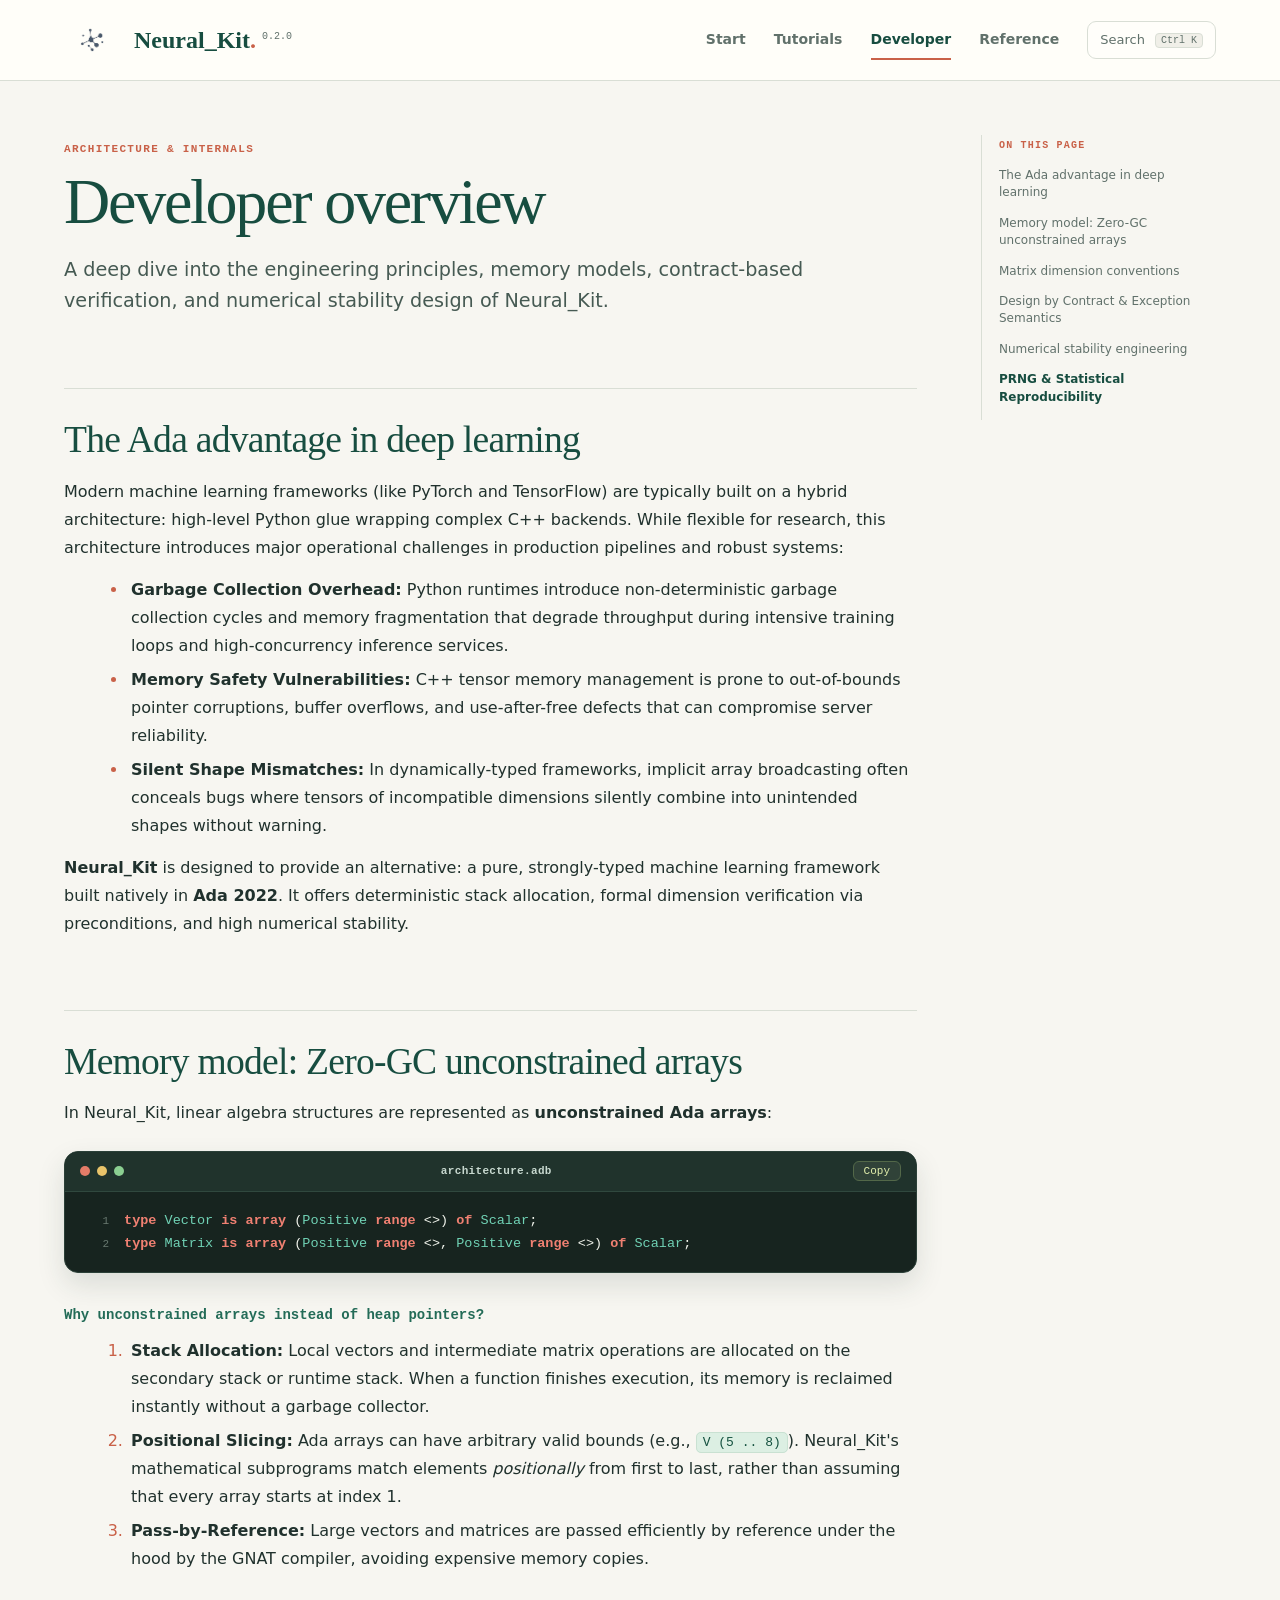
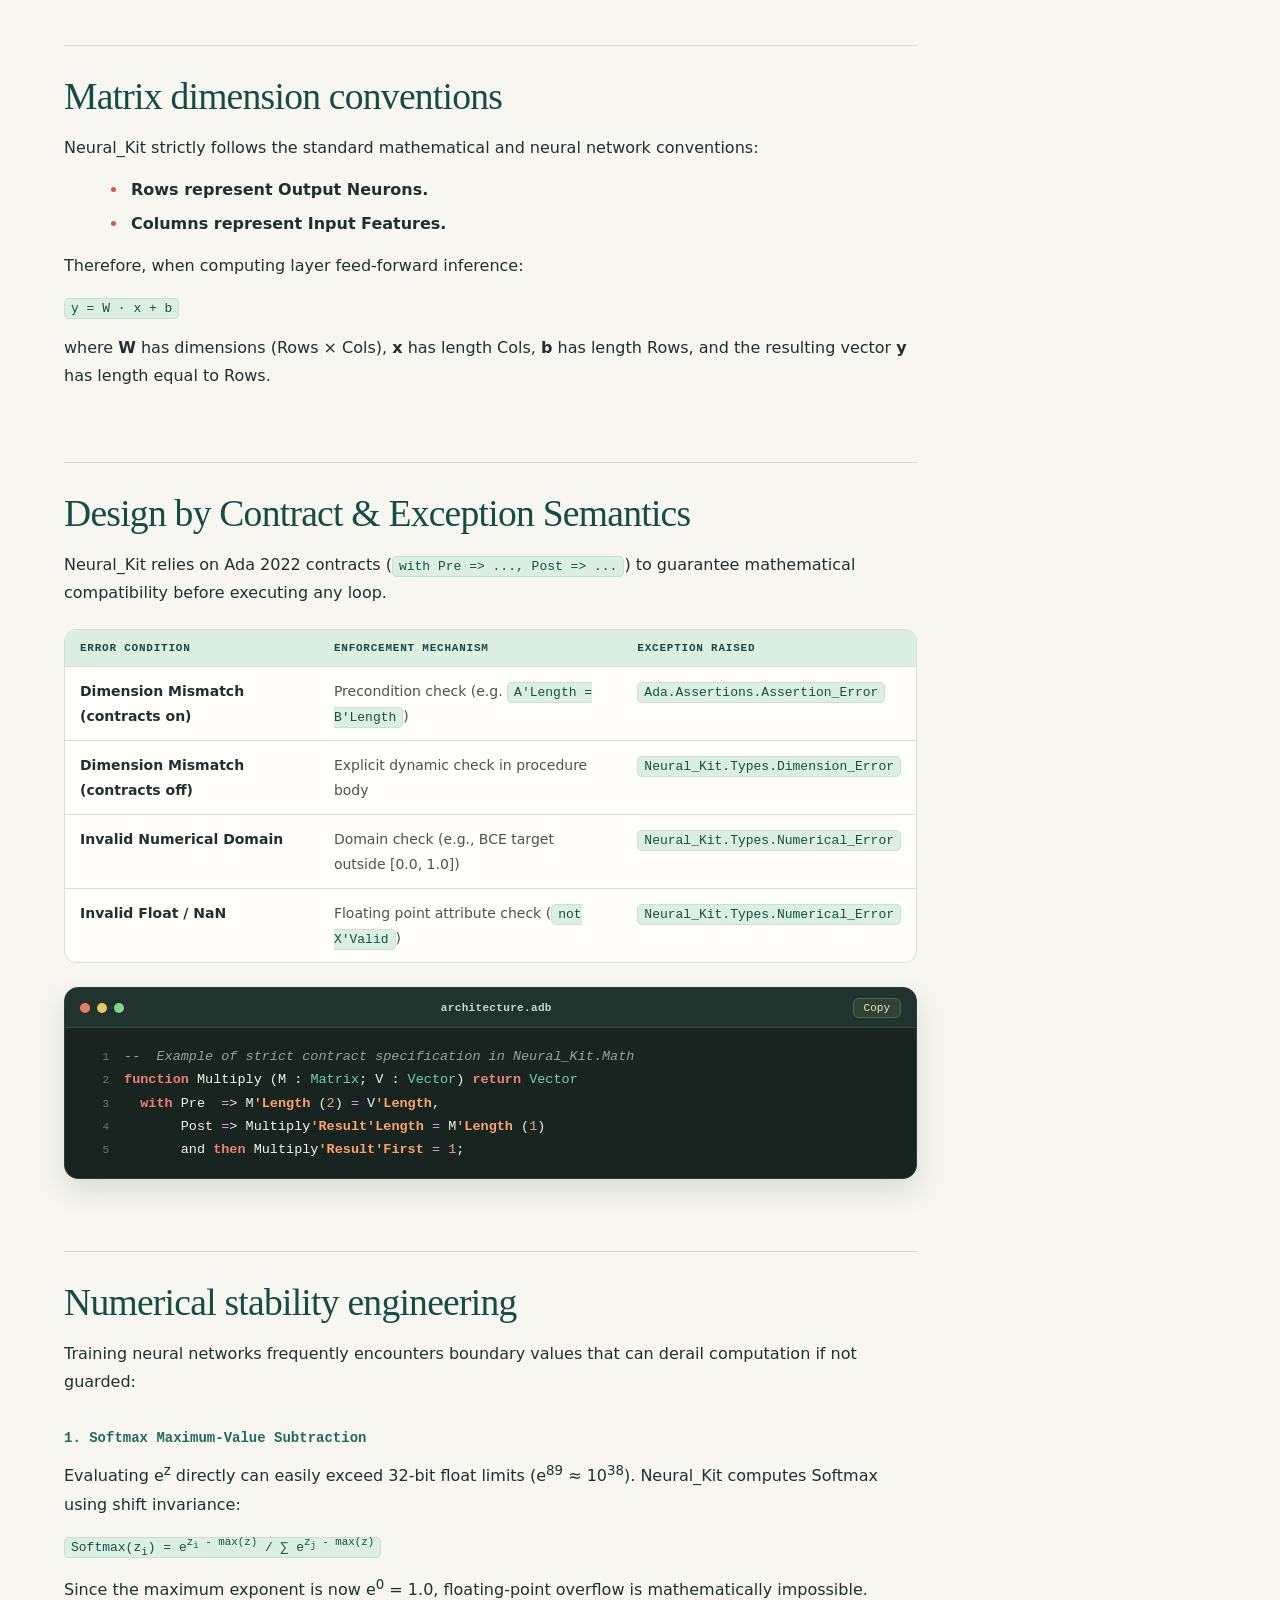
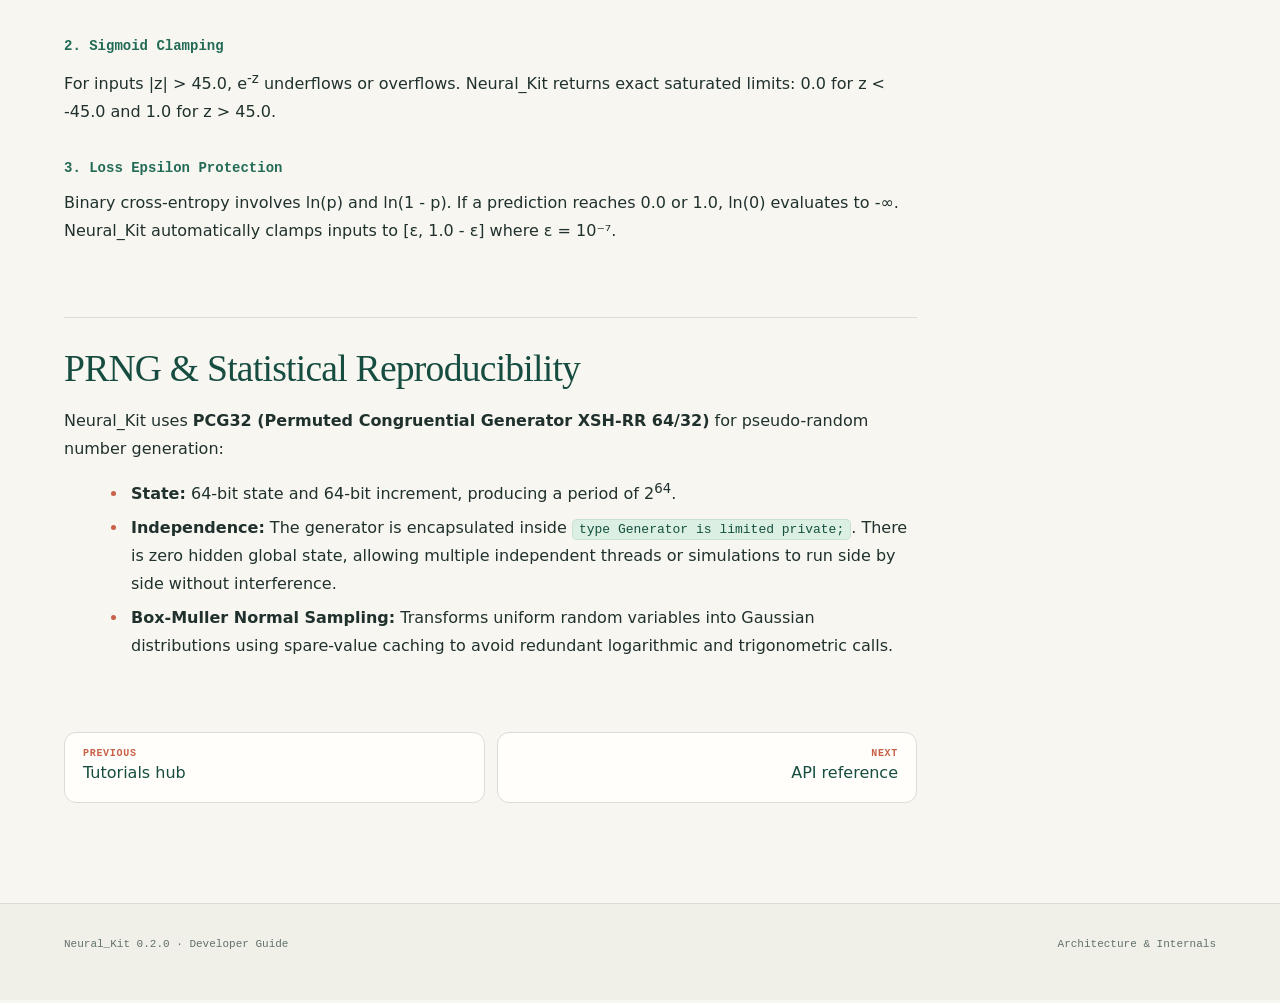
<file: Docs/developer-overview.html>
<!doctype html><html lang=en><head><meta charset=utf-8><meta name=viewport content="width=device-width,initial-scale=1"><title>Developer overview · Neural_Kit 0.2.0</title><link rel=stylesheet href="styles.css"><link rel="icon" type="image/png" href="assets/logo.png"></head><body data-r=""><header><div class=w><a class=brand href="index.html"><img src="assets/logo.png" alt="Neural_Kit"><span>Neural_Kit<i>.</i><sup>0.2.0</sup></span></a><nav><a href="getting-started.html">Start</a><a href="tutorials/index.html">Tutorials</a><a href="developer-overview.html" class=on>Developer</a><a href="reference.html">Reference</a></nav><button class=sb id=sk>Search <kbd>Ctrl K</kbd></button><button class=mb id=mb aria-label=Menu>≡</button></div></header><div class="w doc"><article>
<p class=eb>Architecture & Internals</p><h1>Developer overview</h1>
<p class=lead>A deep dive into the engineering principles, memory models, contract-based verification, and numerical stability design of Neural_Kit.</p>

<h2 id="philosophy">The Ada advantage in deep learning</h2>
<p>Modern machine learning frameworks (like PyTorch and TensorFlow) are typically built on a hybrid architecture: high-level Python glue wrapping complex C++ backends. While flexible for research, this architecture introduces major operational challenges in production pipelines and robust systems:</p>
<ul>
<li><b>Garbage Collection Overhead:</b> Python runtimes introduce non-deterministic garbage collection cycles and memory fragmentation that degrade throughput during intensive training loops and high-concurrency inference services.</li>
<li><b>Memory Safety Vulnerabilities:</b> C++ tensor memory management is prone to out-of-bounds pointer corruptions, buffer overflows, and use-after-free defects that can compromise server reliability.</li>
<li><b>Silent Shape Mismatches:</b> In dynamically-typed frameworks, implicit array broadcasting often conceals bugs where tensors of incompatible dimensions silently combine into unintended shapes without warning.</li>
</ul>
<p><b>Neural_Kit</b> is designed to provide an alternative: a pure, strongly-typed machine learning framework built natively in <b>Ada 2022</b>. It offers deterministic stack allocation, formal dimension verification via preconditions, and high numerical stability.</p>

<h2 id="memory-model">Memory model: Zero-GC unconstrained arrays</h2>
<p>In Neural_Kit, linear algebra structures are represented as <b>unconstrained Ada arrays</b>:</p>
<pre><code>type Vector is array (Positive range <>) of Scalar;
type Matrix is array (Positive range <>, Positive range <>) of Scalar;</code></pre>

<h3>Why unconstrained arrays instead of heap pointers?</h3>
<ol>
<li><b>Stack Allocation:</b> Local vectors and intermediate matrix operations are allocated on the secondary stack or runtime stack. When a function finishes execution, its memory is reclaimed instantly without a garbage collector.</li>
<li><b>Positional Slicing:</b> Ada arrays can have arbitrary valid bounds (e.g., <code>V (5 .. 8)</code>). Neural_Kit's mathematical subprograms match elements <i>positionally</i> from first to last, rather than assuming that every array starts at index 1.</li>
<li><b>Pass-by-Reference:</b> Large vectors and matrices are passed efficiently by reference under the hood by the GNAT compiler, avoiding expensive memory copies.</li>
</ol>

<h2 id="matrix-convention">Matrix dimension conventions</h2>
<p>Neural_Kit strictly follows the standard mathematical and neural network conventions:</p>
<ul>
<li><b>Rows represent Output Neurons.</b></li>
<li><b>Columns represent Input Features.</b></li>
</ul>
<p>Therefore, when computing layer feed-forward inference:</p>
<p><code>y = W · x + b</code></p>
<p>where <b>W</b> has dimensions (Rows × Cols), <b>x</b> has length Cols, <b>b</b> has length Rows, and the resulting vector <b>y</b> has length equal to Rows.</p>

<h2 id="contracts">Design by Contract & Exception Semantics</h2>
<p>Neural_Kit relies on Ada 2022 contracts (<code>with Pre => ..., Post => ...</code>) to guarantee mathematical compatibility before executing any loop.</p>

<table>
<tr><th>Error Condition<th>Enforcement Mechanism<th>Exception Raised</tr>
<tr><td><b>Dimension Mismatch (contracts on)</b><td>Precondition check (e.g. <code>A'Length = B'Length</code>)<td><code>Ada.Assertions.Assertion_Error</code></tr>
<tr><td><b>Dimension Mismatch (contracts off)</b><td>Explicit dynamic check in procedure body<td><code>Neural_Kit.Types.Dimension_Error</code></tr>
<tr><td><b>Invalid Numerical Domain</b><td>Domain check (e.g., BCE target outside [0.0, 1.0])<td><code>Neural_Kit.Types.Numerical_Error</code></tr>
<tr><td><b>Invalid Float / NaN</b><td>Floating point attribute check (<code>not X'Valid</code>)<td><code>Neural_Kit.Types.Numerical_Error</code></tr>
</table>

<pre><code>--  Example of strict contract specification in Neural_Kit.Math
function Multiply (M : Matrix; V : Vector) return Vector
  with Pre  => M'Length (2) = V'Length,
       Post => Multiply'Result'Length = M'Length (1)
       and then Multiply'Result'First = 1;</code></pre>

<h2 id="numerical-hardening">Numerical stability engineering</h2>
<p>Training neural networks frequently encounters boundary values that can derail computation if not guarded:</p>

<h3>1. Softmax Maximum-Value Subtraction</h3>
<p>Evaluating e<sup>z</sup> directly can easily exceed 32-bit float limits (e<sup>89</sup> ≈ 10<sup>38</sup>). Neural_Kit computes Softmax using shift invariance:</p>
<p><code>Softmax(z<sub>i</sub>) = e<sup>z<sub>i</sub> - max(z)</sup> / ∑ e<sup>z<sub>j</sub> - max(z)</sup></code></p>
<p>Since the maximum exponent is now e<sup>0</sup> = 1.0, floating-point overflow is mathematically impossible.</p>

<h3>2. Sigmoid Clamping</h3>
<p>For inputs |z| &gt; 45.0, e<sup>-z</sup> underflows or overflows. Neural_Kit returns exact saturated limits: 0.0 for z &lt; -45.0 and 1.0 for z &gt; 45.0.</p>

<h3>3. Loss Epsilon Protection</h3>
<p>Binary cross-entropy involves ln(p) and ln(1 - p). If a prediction reaches 0.0 or 1.0, ln(0) evaluates to -∞. Neural_Kit automatically clamps inputs to [ε, 1.0 - ε] where ε = 10⁻⁷.</p>

<h2 id="prng">PRNG & Statistical Reproducibility</h2>
<p>Neural_Kit uses <b>PCG32 (Permuted Congruential Generator XSH-RR 64/32)</b> for pseudo-random number generation:</p>
<ul>
<li><b>State:</b> 64-bit state and 64-bit increment, producing a period of 2<sup>64</sup>.</li>
<li><b>Independence:</b> The generator is encapsulated inside <code>type Generator is limited private;</code>. There is zero hidden global state, allowing multiple independent threads or simulations to run side by side without interference.</li>
<li><b>Box-Muller Normal Sampling:</b> Transforms uniform random variables into Gaussian distributions using spare-value caching to avoid redundant logarithmic and trigonometric calls.</li>
</ul>

<div class="pn"><a href="tutorials/index.html"><small>PREVIOUS</small>Tutorials hub</a><a href="reference.html"><small>NEXT</small>API reference</a></div>

</article><aside id=toc></aside></div><footer><div class=w><span>Neural_Kit 0.2.0 · Developer Guide</span><span>Architecture & Internals</span></div></footer><div id=pal><div><input id=pi placeholder="Search the docs…"><div id=pl></div></div></div>
<script>
const IDX=[["Overview", "index.html", "Home"], ["Getting started", "getting-started.html", "Guide"], ["Tutorials index", "tutorials/index.html", "Course"], ["Beginner tutorial guide", "tutorials/beginner-guide.html", "Tutorial"], ["Developer overview", "developer-overview.html", "Architecture"], ["API reference", "reference.html", "API"]];
const $=s=>document.querySelector(s),$$=s=>[...document.querySelectorAll(s)],R=document.body.dataset.r;
const RE=/(--[^\n]*)|("(?:[^"\\]|\\.)*")|\b(0x[0-9a-fA-F_]+|\d[\d_]*(?:\.\d+)?)\b|\b(with|use|package|body|is|begin|end|function|procedure|return|type|subtype|tagged|record|limited|private|constant|array|of|range|digits|in|out|loop|for|while|if|then|elsif|else|case|when|raise|exception|pragma|null|others)\b|\b(Scalar|Vector|Matrix|Neuron|Layer|Positive|Natural|Integer|Float|Long_Float|Boolean|True|False)\b|('Range|'Length|'First|'Last|'Result|'Valid|'Image|'Access)|(\+|-|\*|\/|:=|=>|\.\.|<=|>=|\/=|=|<|>)/g;
const esc=s=>s.replace(/&/g,'&amp;').replace(/</g,'&lt;').replace(/>/g,'&gt;');
$$('pre').forEach(p=>{
  const c=p.querySelector('code');if(!c)return;const raw=c.textContent,isSh=p.classList.contains('sh');
  let title=isSh?'Terminal — zsh':'architecture.adb';
  if(!isSh){
    const hl=esc(raw).replace(RE,(m,cm,st,nu,kw,ty,at,op)=>cm?`<span class="c">${cm}</span>`:st?`<span class="s">${st}</span>`:nu?`<span class="n">${nu}</span>`:kw?`<span class="k">${kw}</span>`:ty?`<span class="t">${ty}</span>`:at?`<span class="b">${at}</span>`:op?`<span class="o">${op}</span>`:m);
    c.innerHTML=hl.split('\n').map(l=>`<span class="line">${l||' '}</span>`).join('');
  } else {
    c.innerHTML=esc(raw).replace(/(#[^\n]*)|("(?:[^"\\]|\\.)*")|(--?[a-zA-Z0-9_-]+)|\b(alr|gprbuild|cd|mkdir|git)\b|\b(build|run|test|get|init|status)\b/g,(m,cm,st,fl,cmd,sc)=>cm?`<span class="c">${cm}</span>`:st?`<span class="s">${st}</span>`:fl?`<span class="flg">${fl}</span>`:cmd?`<span class="cmd">${cmd}</span>`:sc?`<span class="sc">${sc}</span>`:m);
  }
  const bar=document.createElement('div');bar.className='mac-bar';bar.innerHTML=`<div class="mac-dots"><span class="mac-dot r"></span><span class="mac-dot y"></span><span class="mac-dot g"></span></div><div class="mac-title">${title}</div><button class="cb" type="button">Copy</button>`;
  bar.querySelector('.cb').onclick=()=>navigator.clipboard.writeText(raw);p.prepend(bar);
});
const hs=$$('article h2');if(hs.length>1){$('#toc').innerHTML='<b>ON THIS PAGE</b>'+hs.map(h=>`<a href="#${h.id}">${h.textContent}</a>`).join('');const o=new IntersectionObserver(e=>e.forEach(x=>x.isIntersecting&&$$('#toc a').forEach(a=>a.classList.toggle('on',a.hash=='#'+x.target.id))),{rootMargin:'-20% 0px -70% 0px'});hs.forEach(h=>o.observe(h))}
$('#mb').onclick=()=>document.body.classList.toggle('open');
const P=$('#pal'),pi=$('#pi'),pl=$('#pl');let cur=[],sel=0;
const pr=()=>{const q=pi.value.toLowerCase();cur=IDX.filter(i=>(i[0]+' '+i[2]).toLowerCase().includes(q)).slice(0,9);sel=Math.min(sel,Math.max(cur.length-1,0));pl.innerHTML=cur.map((c,i)=>`<a href="${R+c[1]}" class="${i==sel?'on':''}">${c[0]}<small>${c[2]}</small></a>`).join('')};
const op=v=>{P.classList.toggle('on',v);if(v){pi.value='';sel=0;pr();pi.focus()}};
$('#sk').onclick=()=>op(1);P.onclick=e=>e.target==P&&op(0);pi.oninput=()=>{sel=0;pr()};
addEventListener('keydown',e=>{if((e.ctrlKey||e.metaKey)&&e.key=='k'){e.preventDefault();op(1)}else if(e.key=='Escape')op(0);else if(P.classList.contains('on')){if(e.key=='ArrowDown'){sel=Math.min(sel+1,cur.length-1);pr()}else if(e.key=='ArrowUp'){sel=Math.max(sel-1,0);pr()}else if(e.key=='Enter'&&cur[sel])location.href=R+cur[sel][1]}});
</script></body></html>
</file>
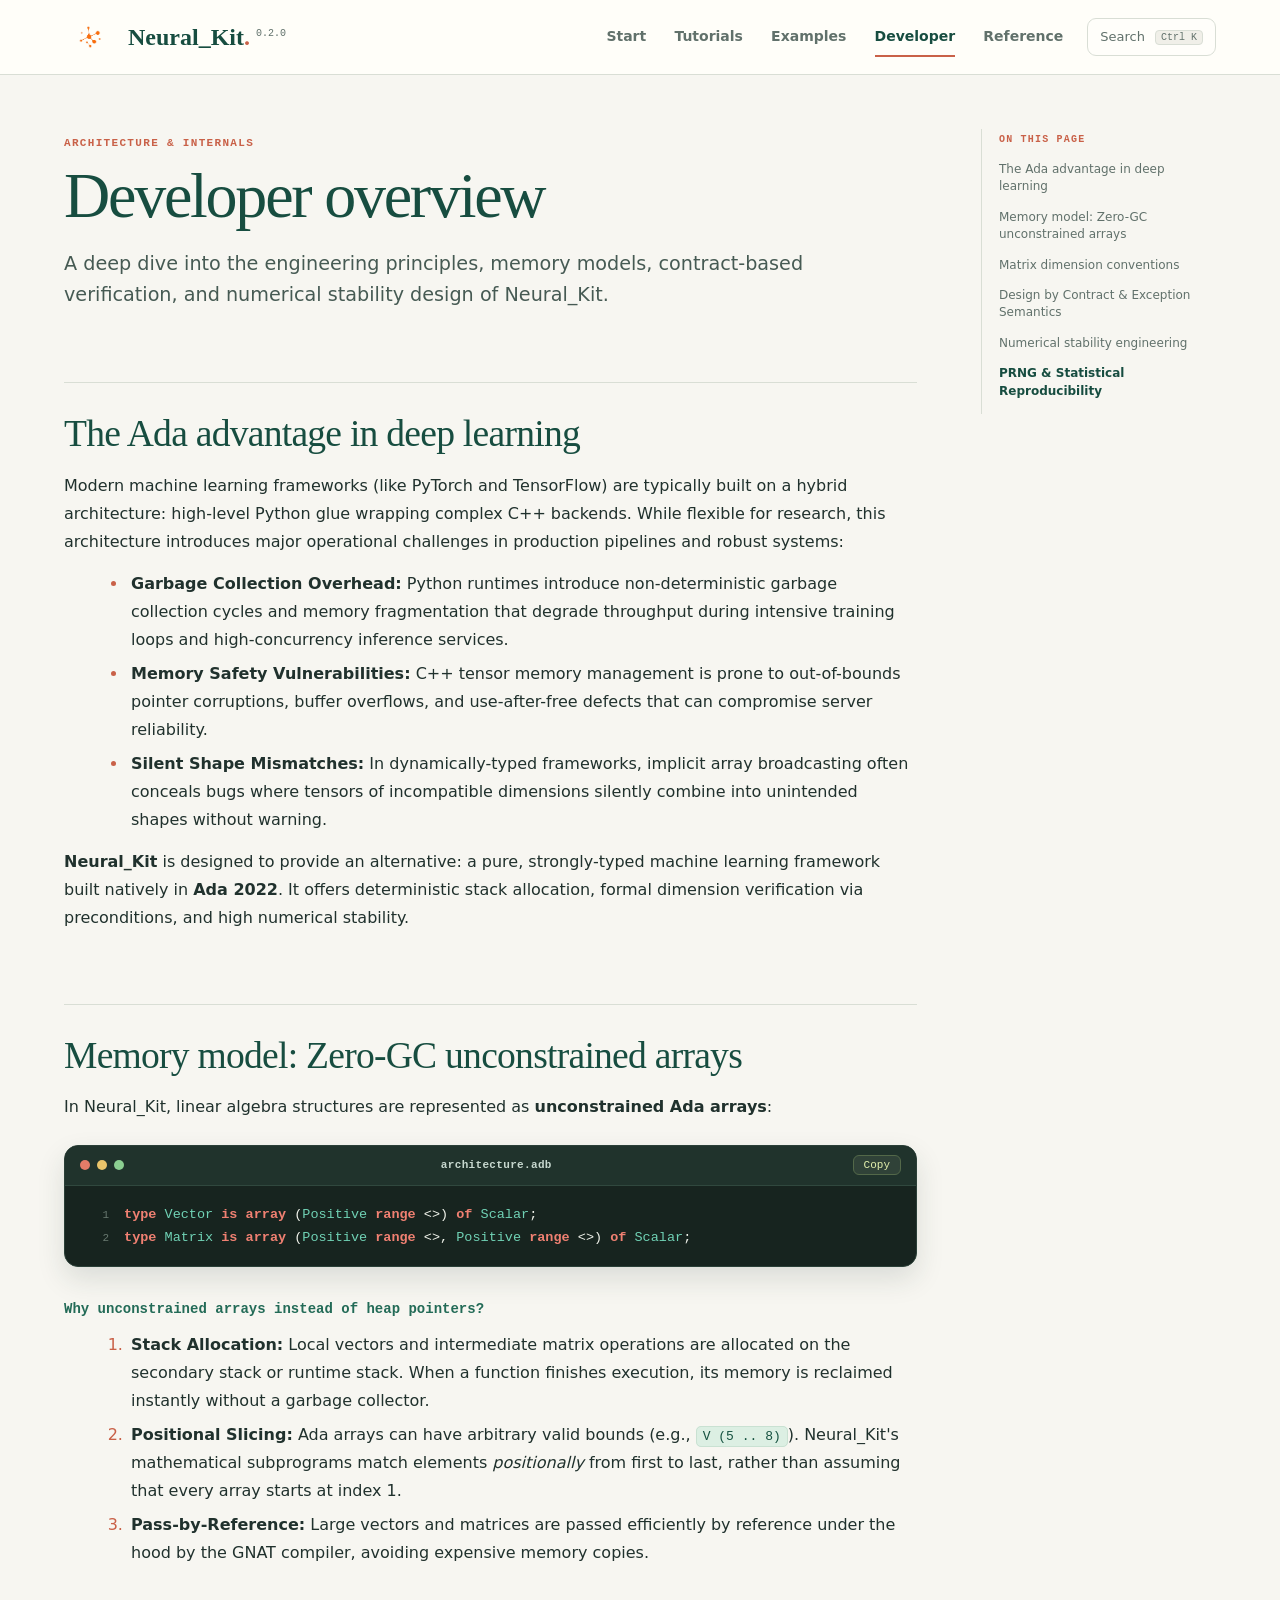
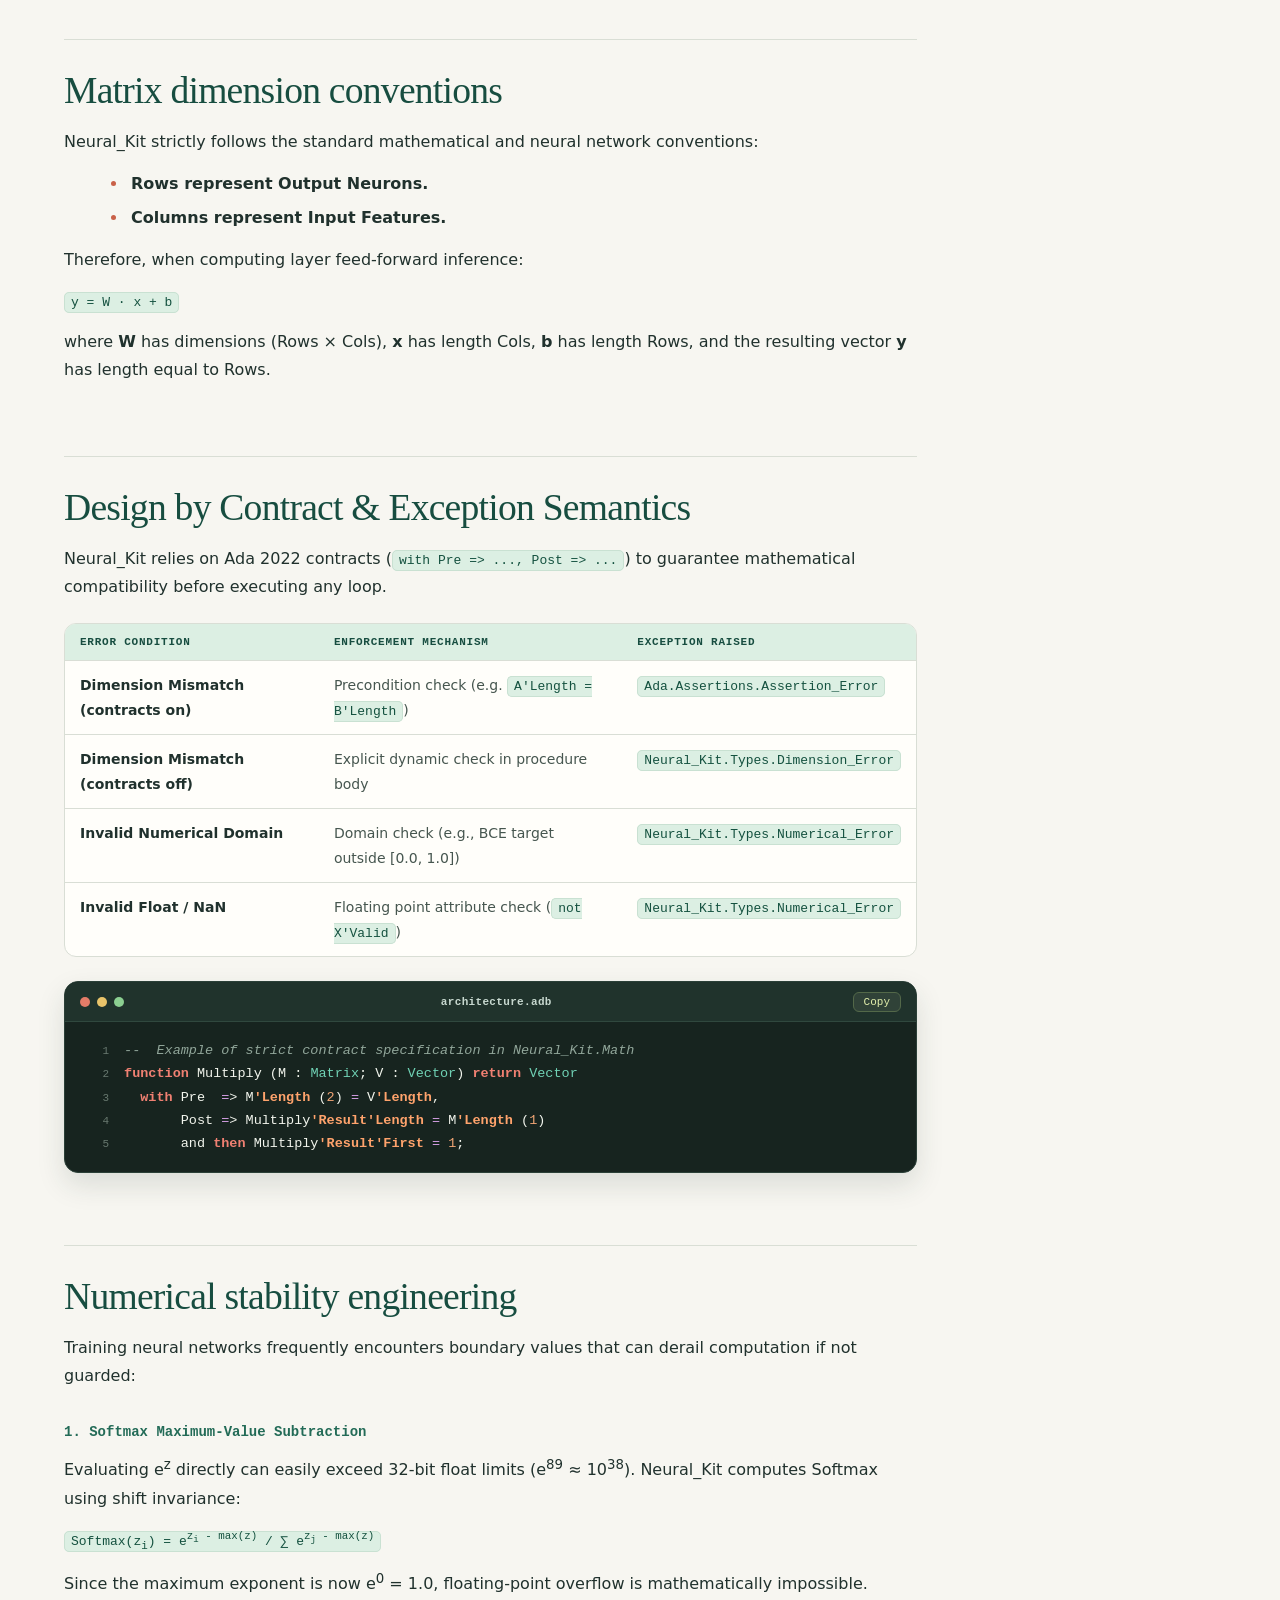
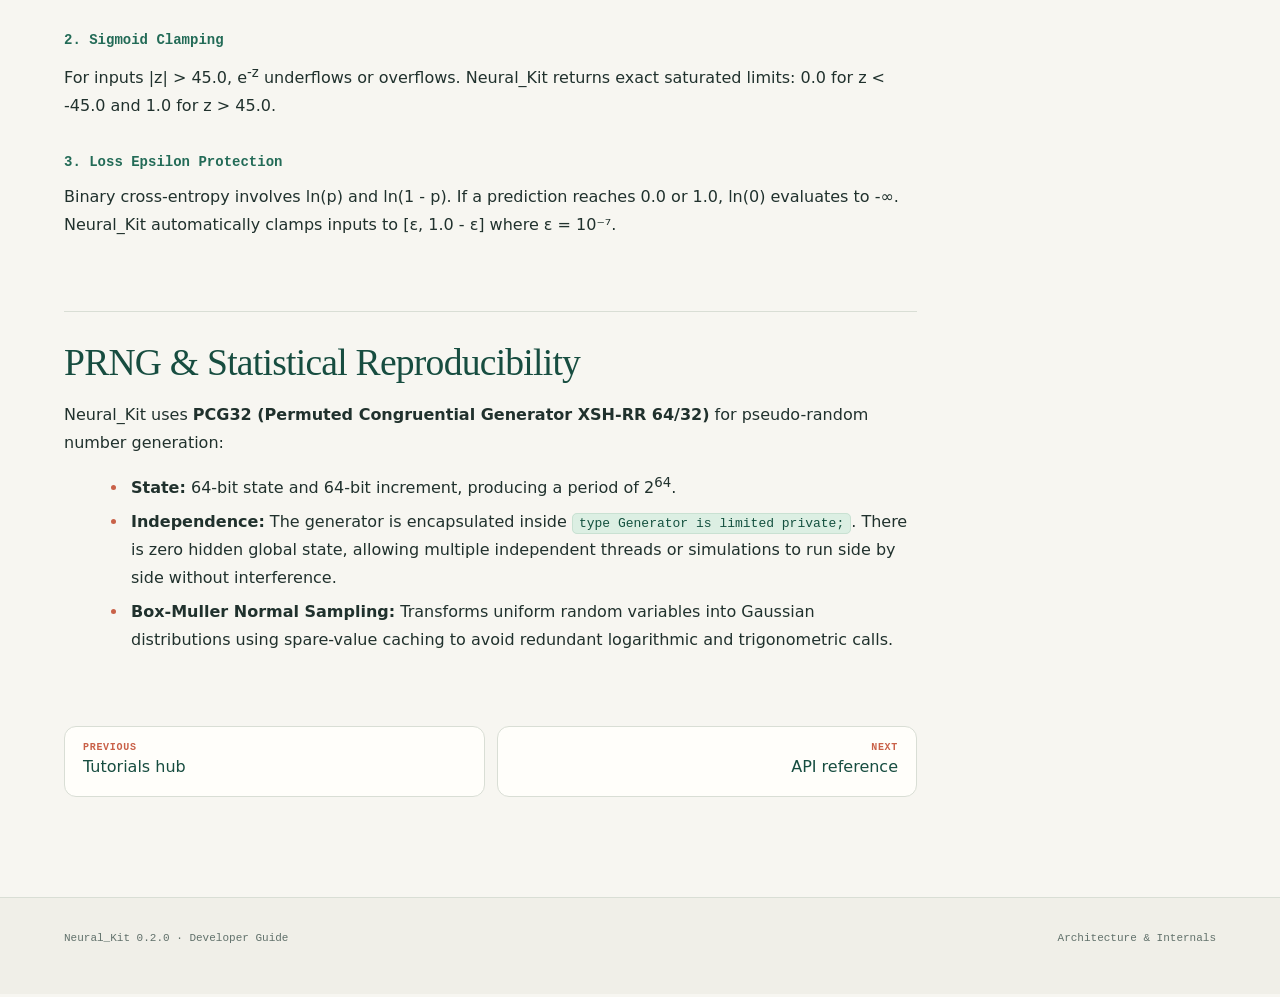
<file: docs/developer-overview.html>
<!doctype html><html lang=en><head><meta charset=utf-8><meta name=viewport content="width=device-width,initial-scale=1"><title>Developer overview · Neural_Kit 0.2.0</title><link rel=stylesheet href="styles.css"><link rel="icon" type="image/png" href="assets/logo.png"></head><body data-r=""><header><div class=w><a class=brand href="index.html"><img src="assets/logo.png" alt="Neural_Kit"><span>Neural_Kit<i>.</i><sup>0.2.0</sup></span></a><nav><a href="getting-started.html">Start</a><a href="tutorials/index.html">Tutorials</a><a href="examples/index.html">Examples</a><a href="developer-overview.html" class=on>Developer</a><a href="reference.html">Reference</a></nav><button class=sb id=sk>Search <kbd>Ctrl K</kbd></button><button class=mb id=mb aria-label=Menu>≡</button></div></header><div class="w doc"><article>
<p class=eb>Architecture & Internals</p><h1>Developer overview</h1>
<p class=lead>A deep dive into the engineering principles, memory models, contract-based verification, and numerical stability design of Neural_Kit.</p>

<h2 id="philosophy">The Ada advantage in deep learning</h2>
<p>Modern machine learning frameworks (like PyTorch and TensorFlow) are typically built on a hybrid architecture: high-level Python glue wrapping complex C++ backends. While flexible for research, this architecture introduces major operational challenges in production pipelines and robust systems:</p>
<ul>
<li><b>Garbage Collection Overhead:</b> Python runtimes introduce non-deterministic garbage collection cycles and memory fragmentation that degrade throughput during intensive training loops and high-concurrency inference services.</li>
<li><b>Memory Safety Vulnerabilities:</b> C++ tensor memory management is prone to out-of-bounds pointer corruptions, buffer overflows, and use-after-free defects that can compromise server reliability.</li>
<li><b>Silent Shape Mismatches:</b> In dynamically-typed frameworks, implicit array broadcasting often conceals bugs where tensors of incompatible dimensions silently combine into unintended shapes without warning.</li>
</ul>
<p><b>Neural_Kit</b> is designed to provide an alternative: a pure, strongly-typed machine learning framework built natively in <b>Ada 2022</b>. It offers deterministic stack allocation, formal dimension verification via preconditions, and high numerical stability.</p>

<h2 id="memory-model">Memory model: Zero-GC unconstrained arrays</h2>
<p>In Neural_Kit, linear algebra structures are represented as <b>unconstrained Ada arrays</b>:</p>
<pre><code>type Vector is array (Positive range <>) of Scalar;
type Matrix is array (Positive range <>, Positive range <>) of Scalar;</code></pre>

<h3>Why unconstrained arrays instead of heap pointers?</h3>
<ol>
<li><b>Stack Allocation:</b> Local vectors and intermediate matrix operations are allocated on the secondary stack or runtime stack. When a function finishes execution, its memory is reclaimed instantly without a garbage collector.</li>
<li><b>Positional Slicing:</b> Ada arrays can have arbitrary valid bounds (e.g., <code>V (5 .. 8)</code>). Neural_Kit's mathematical subprograms match elements <i>positionally</i> from first to last, rather than assuming that every array starts at index 1.</li>
<li><b>Pass-by-Reference:</b> Large vectors and matrices are passed efficiently by reference under the hood by the GNAT compiler, avoiding expensive memory copies.</li>
</ol>

<h2 id="matrix-convention">Matrix dimension conventions</h2>
<p>Neural_Kit strictly follows the standard mathematical and neural network conventions:</p>
<ul>
<li><b>Rows represent Output Neurons.</b></li>
<li><b>Columns represent Input Features.</b></li>
</ul>
<p>Therefore, when computing layer feed-forward inference:</p>
<p><code>y = W · x + b</code></p>
<p>where <b>W</b> has dimensions (Rows × Cols), <b>x</b> has length Cols, <b>b</b> has length Rows, and the resulting vector <b>y</b> has length equal to Rows.</p>

<h2 id="contracts">Design by Contract & Exception Semantics</h2>
<p>Neural_Kit relies on Ada 2022 contracts (<code>with Pre => ..., Post => ...</code>) to guarantee mathematical compatibility before executing any loop.</p>

<table>
<tr><th>Error Condition<th>Enforcement Mechanism<th>Exception Raised</tr>
<tr><td><b>Dimension Mismatch (contracts on)</b><td>Precondition check (e.g. <code>A'Length = B'Length</code>)<td><code>Ada.Assertions.Assertion_Error</code></tr>
<tr><td><b>Dimension Mismatch (contracts off)</b><td>Explicit dynamic check in procedure body<td><code>Neural_Kit.Types.Dimension_Error</code></tr>
<tr><td><b>Invalid Numerical Domain</b><td>Domain check (e.g., BCE target outside [0.0, 1.0])<td><code>Neural_Kit.Types.Numerical_Error</code></tr>
<tr><td><b>Invalid Float / NaN</b><td>Floating point attribute check (<code>not X'Valid</code>)<td><code>Neural_Kit.Types.Numerical_Error</code></tr>
</table>

<pre><code>--  Example of strict contract specification in Neural_Kit.Math
function Multiply (M : Matrix; V : Vector) return Vector
  with Pre  => M'Length (2) = V'Length,
       Post => Multiply'Result'Length = M'Length (1)
       and then Multiply'Result'First = 1;</code></pre>

<h2 id="numerical-hardening">Numerical stability engineering</h2>
<p>Training neural networks frequently encounters boundary values that can derail computation if not guarded:</p>

<h3>1. Softmax Maximum-Value Subtraction</h3>
<p>Evaluating e<sup>z</sup> directly can easily exceed 32-bit float limits (e<sup>89</sup> ≈ 10<sup>38</sup>). Neural_Kit computes Softmax using shift invariance:</p>
<p><code>Softmax(z<sub>i</sub>) = e<sup>z<sub>i</sub> - max(z)</sup> / ∑ e<sup>z<sub>j</sub> - max(z)</sup></code></p>
<p>Since the maximum exponent is now e<sup>0</sup> = 1.0, floating-point overflow is mathematically impossible.</p>

<h3>2. Sigmoid Clamping</h3>
<p>For inputs |z| &gt; 45.0, e<sup>-z</sup> underflows or overflows. Neural_Kit returns exact saturated limits: 0.0 for z &lt; -45.0 and 1.0 for z &gt; 45.0.</p>

<h3>3. Loss Epsilon Protection</h3>
<p>Binary cross-entropy involves ln(p) and ln(1 - p). If a prediction reaches 0.0 or 1.0, ln(0) evaluates to -∞. Neural_Kit automatically clamps inputs to [ε, 1.0 - ε] where ε = 10⁻⁷.</p>

<h2 id="prng">PRNG & Statistical Reproducibility</h2>
<p>Neural_Kit uses <b>PCG32 (Permuted Congruential Generator XSH-RR 64/32)</b> for pseudo-random number generation:</p>
<ul>
<li><b>State:</b> 64-bit state and 64-bit increment, producing a period of 2<sup>64</sup>.</li>
<li><b>Independence:</b> The generator is encapsulated inside <code>type Generator is limited private;</code>. There is zero hidden global state, allowing multiple independent threads or simulations to run side by side without interference.</li>
<li><b>Box-Muller Normal Sampling:</b> Transforms uniform random variables into Gaussian distributions using spare-value caching to avoid redundant logarithmic and trigonometric calls.</li>
</ul>

<div class="pn"><a href="tutorials/index.html"><small>PREVIOUS</small>Tutorials hub</a><a href="reference.html"><small>NEXT</small>API reference</a></div>

</article><aside id=toc></aside></div><footer><div class=w><span>Neural_Kit 0.2.0 · Developer Guide</span><span>Architecture & Internals</span></div></footer><div id=pal><div><input id=pi placeholder="Search the docs…"><div id=pl></div></div></div>
<script>
const IDX=[["Overview", "index.html", "Home"], ["Getting started", "getting-started.html", "Guide"], ["Tutorials index", "tutorials/index.html", "Course"], ["Beginner tutorial guide", "tutorials/beginner-guide.html", "Tutorial"], ["Developer overview", "developer-overview.html", "Architecture"], ["API reference", "reference.html", "API"]];
const $=s=>document.querySelector(s),$$=s=>[...document.querySelectorAll(s)],R=document.body.dataset.r;
const RE=/(--[^\n]*)|("(?:[^"\\]|\\.)*")|\b(0x[0-9a-fA-F_]+|\d[\d_]*(?:\.\d+)?)\b|\b(with|use|package|body|is|begin|end|function|procedure|return|type|subtype|tagged|record|limited|private|constant|array|of|range|digits|in|out|loop|for|while|if|then|elsif|else|case|when|raise|exception|pragma|null|others)\b|\b(Scalar|Vector|Matrix|Neuron|Layer|Positive|Natural|Integer|Float|Long_Float|Boolean|True|False)\b|('Range|'Length|'First|'Last|'Result|'Valid|'Image|'Access)|(\+|-|\*|\/|:=|=>|\.\.|<=|>=|\/=|=|<|>)/g;
const esc=s=>s.replace(/&/g,'&amp;').replace(/</g,'&lt;').replace(/>/g,'&gt;');
$$('pre').forEach(p=>{
  const c=p.querySelector('code');if(!c)return;const raw=c.textContent,isSh=p.classList.contains('sh');
  let title=isSh?'Terminal — zsh':'architecture.adb';
  if(!isSh){
    const hl=esc(raw).replace(RE,(m,cm,st,nu,kw,ty,at,op)=>cm?`<span class="c">${cm}</span>`:st?`<span class="s">${st}</span>`:nu?`<span class="n">${nu}</span>`:kw?`<span class="k">${kw}</span>`:ty?`<span class="t">${ty}</span>`:at?`<span class="b">${at}</span>`:op?`<span class="o">${op}</span>`:m);
    c.innerHTML=hl.split('\n').map(l=>`<span class="line">${l||' '}</span>`).join('');
  } else {
    c.innerHTML=esc(raw).replace(/(#[^\n]*)|("(?:[^"\\]|\\.)*")|(--?[a-zA-Z0-9_-]+)|\b(alr|gprbuild|cd|mkdir|git)\b|\b(build|run|test|get|init|status)\b/g,(m,cm,st,fl,cmd,sc)=>cm?`<span class="c">${cm}</span>`:st?`<span class="s">${st}</span>`:fl?`<span class="flg">${fl}</span>`:cmd?`<span class="cmd">${cmd}</span>`:sc?`<span class="sc">${sc}</span>`:m);
  }
  const bar=document.createElement('div');bar.className='mac-bar';bar.innerHTML=`<div class="mac-dots"><span class="mac-dot r"></span><span class="mac-dot y"></span><span class="mac-dot g"></span></div><div class="mac-title">${title}</div><button class="cb" type="button">Copy</button>`;
  bar.querySelector('.cb').onclick=()=>navigator.clipboard.writeText(raw);p.prepend(bar);
});
const hs=$$('article h2');if(hs.length>1){$('#toc').innerHTML='<b>ON THIS PAGE</b>'+hs.map(h=>`<a href="#${h.id}">${h.textContent}</a>`).join('');const o=new IntersectionObserver(e=>e.forEach(x=>x.isIntersecting&&$$('#toc a').forEach(a=>a.classList.toggle('on',a.hash=='#'+x.target.id))),{rootMargin:'-20% 0px -70% 0px'});hs.forEach(h=>o.observe(h))}
$('#mb').onclick=()=>document.body.classList.toggle('open');
const P=$('#pal'),pi=$('#pi'),pl=$('#pl');let cur=[],sel=0;
const pr=()=>{const q=pi.value.toLowerCase();cur=IDX.filter(i=>(i[0]+' '+i[2]).toLowerCase().includes(q)).slice(0,9);sel=Math.min(sel,Math.max(cur.length-1,0));pl.innerHTML=cur.map((c,i)=>`<a href="${R+c[1]}" class="${i==sel?'on':''}">${c[0]}<small>${c[2]}</small></a>`).join('')};
const op=v=>{P.classList.toggle('on',v);if(v){pi.value='';sel=0;pr();pi.focus()}};
$('#sk').onclick=()=>op(1);P.onclick=e=>e.target==P&&op(0);pi.oninput=()=>{sel=0;pr()};
addEventListener('keydown',e=>{if((e.ctrlKey||e.metaKey)&&e.key=='k'){e.preventDefault();op(1)}else if(e.key=='Escape')op(0);else if(P.classList.contains('on')){if(e.key=='ArrowDown'){sel=Math.min(sel+1,cur.length-1);pr()}else if(e.key=='ArrowUp'){sel=Math.max(sel-1,0);pr()}else if(e.key=='Enter'&&cur[sel])location.href=R+cur[sel][1]}});
</script></body></html>
</file>
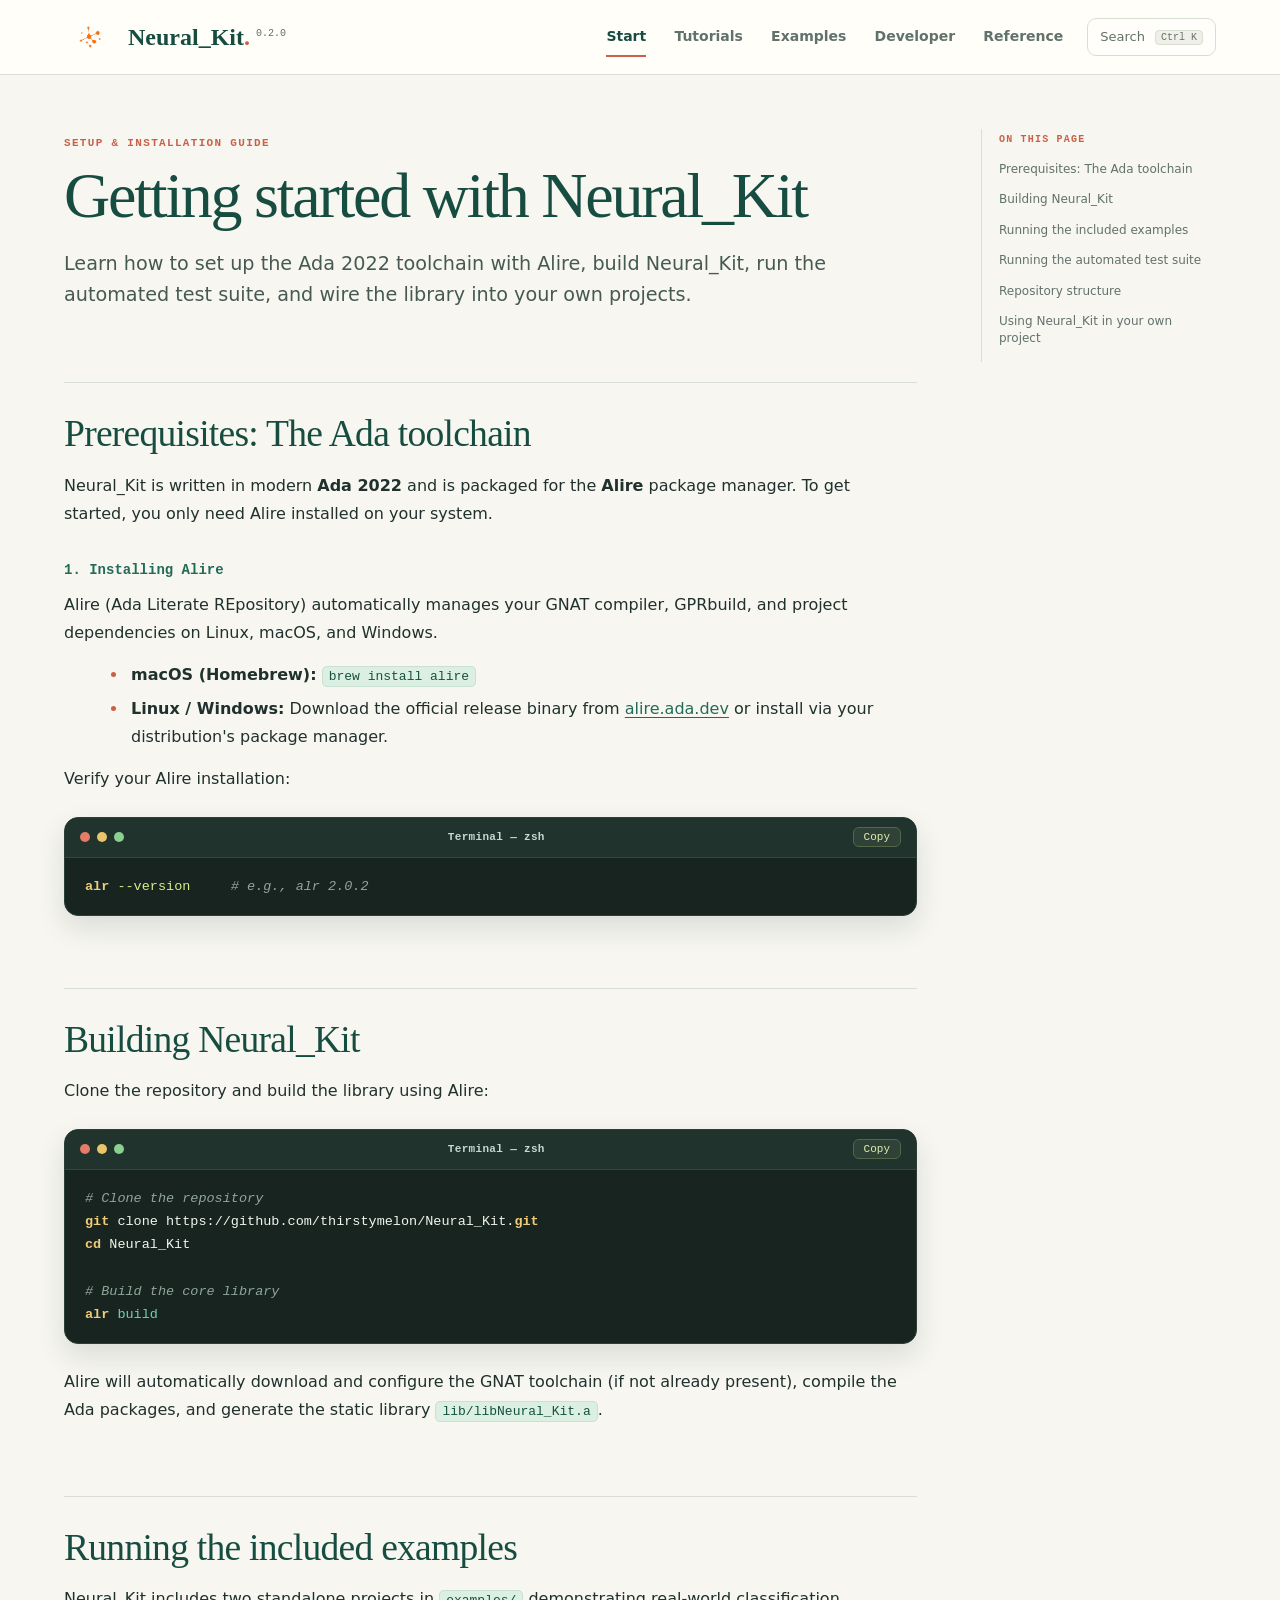
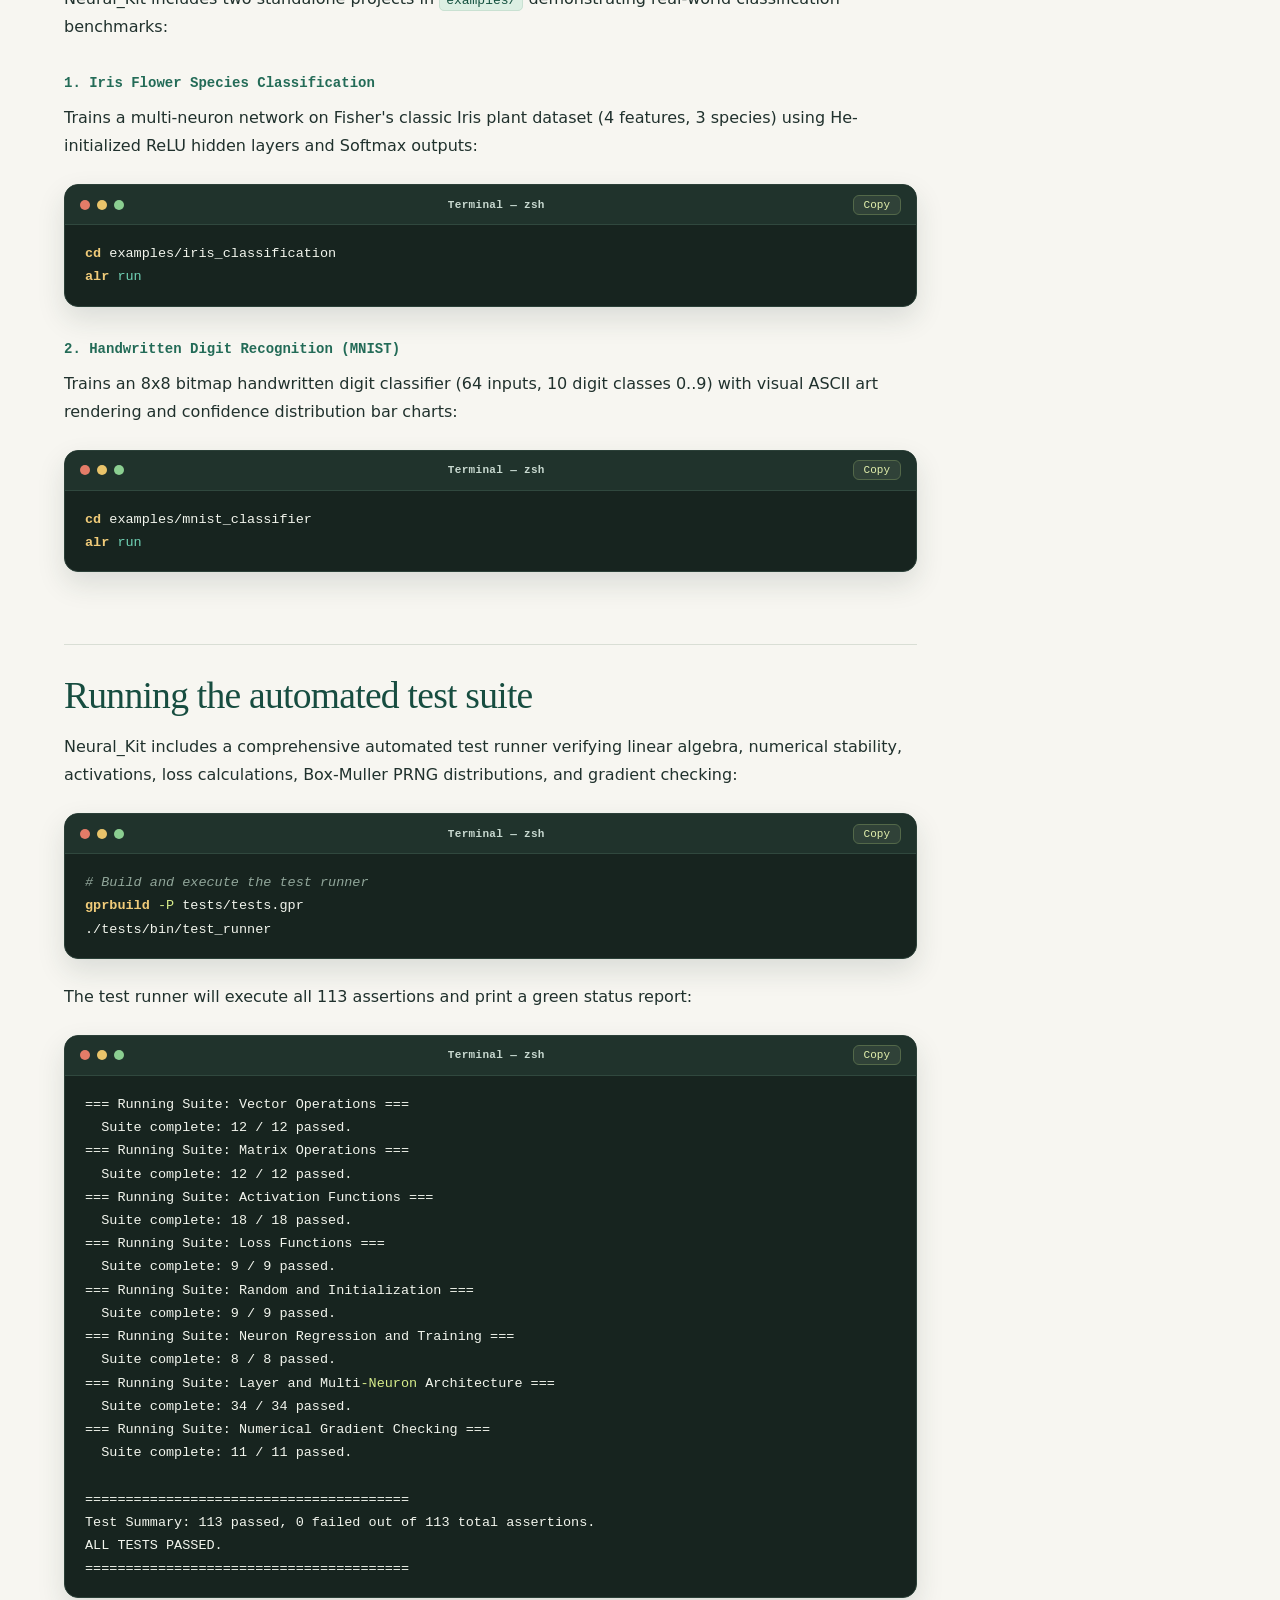
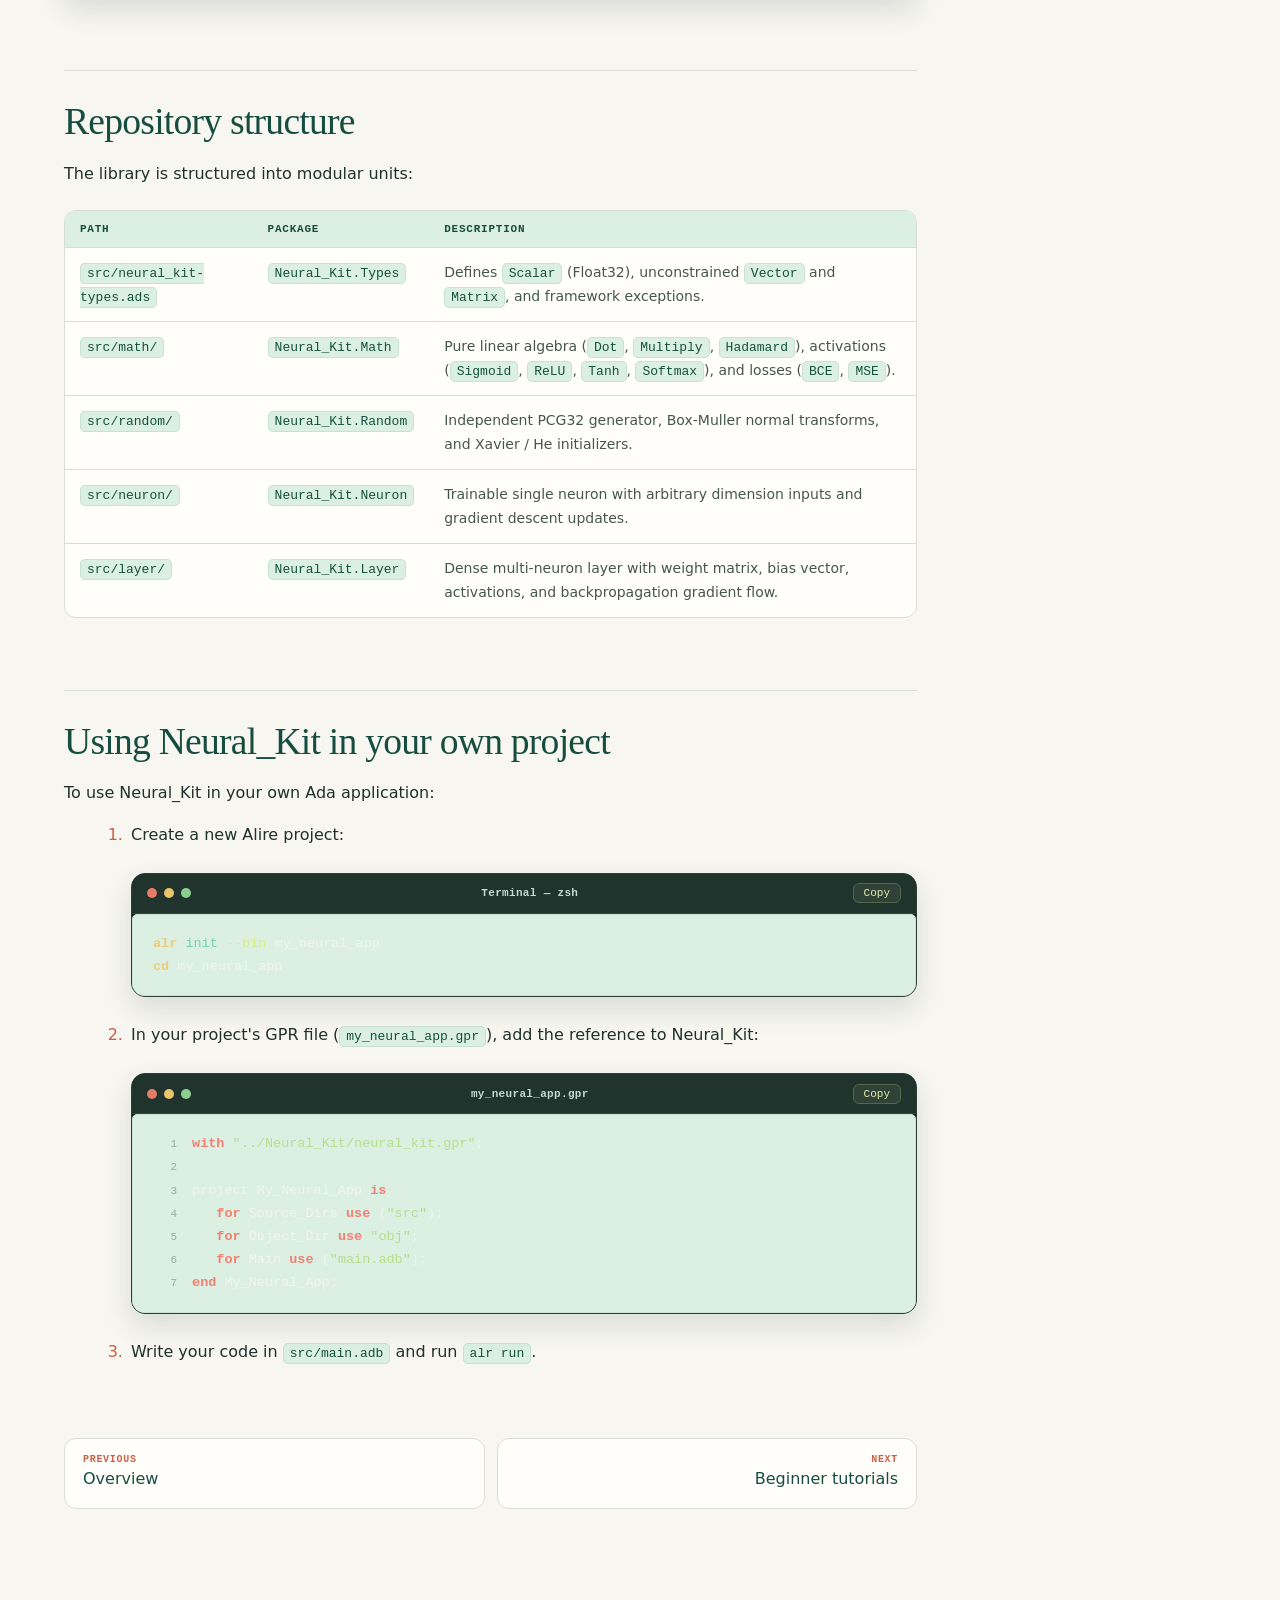
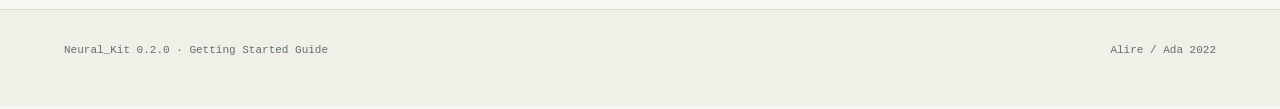
<file: docs/getting-started.html>
<!doctype html><html lang=en><head><meta charset=utf-8><meta name=viewport content="width=device-width,initial-scale=1"><title>Getting started · Neural_Kit 0.2.0</title><link rel=stylesheet href="styles.css"><link rel="icon" type="image/png" href="assets/logo.png"></head><body data-r=""><header><div class=w><a class=brand href="index.html"><img src="assets/logo.png" alt="Neural_Kit"><span>Neural_Kit<i>.</i><sup>0.2.0</sup></span></a><nav><a href="getting-started.html" class=on>Start</a><a href="tutorials/index.html">Tutorials</a><a href="examples/index.html">Examples</a><a href="developer-overview.html">Developer</a><a href="reference.html">Reference</a></nav><button class=sb id=sk>Search <kbd>Ctrl K</kbd></button><button class=mb id=mb aria-label=Menu>≡</button></div></header><div class="w doc"><article>
<p class=eb>Setup & Installation Guide</p><h1>Getting started with Neural_Kit</h1>
<p class=lead>Learn how to set up the Ada 2022 toolchain with Alire, build Neural_Kit, run the automated test suite, and wire the library into your own projects.</p>

<h2 id="prerequisites">Prerequisites: The Ada toolchain</h2>
<p>Neural_Kit is written in modern <b>Ada 2022</b> and is packaged for the <b>Alire</b> package manager. To get started, you only need Alire installed on your system.</p>

<h3>1. Installing Alire</h3>
<p>Alire (Ada Literate REpository) automatically manages your GNAT compiler, GPRbuild, and project dependencies on Linux, macOS, and Windows.</p>
<ul>
<li><b>macOS (Homebrew):</b> <code>brew install alire</code></li>
<li><b>Linux / Windows:</b> Download the official release binary from <a href="https://alire.ada.dev" target="_blank" rel="noopener">alire.ada.dev</a> or install via your distribution's package manager.</li>
</ul>

<p>Verify your Alire installation:</p>
<pre class=sh><code>alr --version     # e.g., alr 2.0.2</code></pre>

<h2 id="building">Building Neural_Kit</h2>
<p>Clone the repository and build the library using Alire:</p>
<pre class=sh><code># Clone the repository
git clone https://github.com/thirstymelon/Neural_Kit.git
cd Neural_Kit

# Build the core library
alr build</code></pre>

<p>Alire will automatically download and configure the GNAT toolchain (if not already present), compile the Ada packages, and generate the static library <code>lib/libNeural_Kit.a</code>.</p>

<h2 id="running-example">Running the included examples</h2>
<p>Neural_Kit includes two standalone projects in <code>examples/</code> demonstrating real-world classification benchmarks:</p>

<h3>1. Iris Flower Species Classification</h3>
<p>Trains a multi-neuron network on Fisher's classic Iris plant dataset (4 features, 3 species) using He-initialized ReLU hidden layers and Softmax outputs:</p>
<pre class=sh><code>cd examples/iris_classification
alr run</code></pre>

<h3>2. Handwritten Digit Recognition (MNIST)</h3>
<p>Trains an 8x8 bitmap handwritten digit classifier (64 inputs, 10 digit classes 0..9) with visual ASCII art rendering and confidence distribution bar charts:</p>
<pre class=sh><code>cd examples/mnist_classifier
alr run</code></pre>

<h2 id="running-tests">Running the automated test suite</h2>
<p>Neural_Kit includes a comprehensive automated test runner verifying linear algebra, numerical stability, activations, loss calculations, Box-Muller PRNG distributions, and gradient checking:</p>
<pre class=sh><code># Build and execute the test runner
gprbuild -P tests/tests.gpr
./tests/bin/test_runner</code></pre>
<p>The test runner will execute all 113 assertions and print a green status report:</p>
<pre class=sh><code>=== Running Suite: Vector Operations ===
  Suite complete: 12 / 12 passed.
=== Running Suite: Matrix Operations ===
  Suite complete: 12 / 12 passed.
=== Running Suite: Activation Functions ===
  Suite complete: 18 / 18 passed.
=== Running Suite: Loss Functions ===
  Suite complete: 9 / 9 passed.
=== Running Suite: Random and Initialization ===
  Suite complete: 9 / 9 passed.
=== Running Suite: Neuron Regression and Training ===
  Suite complete: 8 / 8 passed.
=== Running Suite: Layer and Multi-Neuron Architecture ===
  Suite complete: 34 / 34 passed.
=== Running Suite: Numerical Gradient Checking ===
  Suite complete: 11 / 11 passed.

========================================
Test Summary: 113 passed, 0 failed out of 113 total assertions.
ALL TESTS PASSED.
========================================</code></pre>

<h2 id="project-anatomy">Repository structure</h2>
<p>The library is structured into modular units:</p>
<table>
<tr><th>Path<th>Package<th>Description</tr>
<tr><td><code>src/neural_kit-types.ads</code><td><code>Neural_Kit.Types</code><td>Defines <code>Scalar</code> (Float32), unconstrained <code>Vector</code> and <code>Matrix</code>, and framework exceptions.</tr>
<tr><td><code>src/math/</code><td><code>Neural_Kit.Math</code><td>Pure linear algebra (<code>Dot</code>, <code>Multiply</code>, <code>Hadamard</code>), activations (<code>Sigmoid</code>, <code>ReLU</code>, <code>Tanh</code>, <code>Softmax</code>), and losses (<code>BCE</code>, <code>MSE</code>).</tr>
<tr><td><code>src/random/</code><td><code>Neural_Kit.Random</code><td>Independent PCG32 generator, Box-Muller normal transforms, and Xavier / He initializers.</tr>
<tr><td><code>src/neuron/</code><td><code>Neural_Kit.Neuron</code><td>Trainable single neuron with arbitrary dimension inputs and gradient descent updates.</tr>
<tr><td><code>src/layer/</code><td><code>Neural_Kit.Layer</code><td>Dense multi-neuron layer with weight matrix, bias vector, activations, and backpropagation gradient flow.</tr>
</table>

<h2 id="create-project">Using Neural_Kit in your own project</h2>
<p>To use Neural_Kit in your own Ada application:</p>
<ol>
<li>Create a new Alire project:
<pre class=sh><code>alr init --bin my_neural_app
cd my_neural_app</code></pre>
</li>
<li>In your project's GPR file (<code>my_neural_app.gpr</code>), add the reference to Neural_Kit:
<pre><code>with "../Neural_Kit/neural_kit.gpr";

project My_Neural_App is
   for Source_Dirs use ("src");
   for Object_Dir use "obj";
   for Main use ("main.adb");
end My_Neural_App;</code></pre>
</li>
<li>Write your code in <code>src/main.adb</code> and run <code>alr run</code>.</li>
</ol>

<div class="pn"><a href="index.html"><small>PREVIOUS</small>Overview</a><a href="tutorials/index.html"><small>NEXT</small>Beginner tutorials</a></div>

</article><aside id=toc></aside></div><footer><div class=w><span>Neural_Kit 0.2.0 · Getting Started Guide</span><span>Alire / Ada 2022</span></div></footer><div id=pal><div><input id=pi placeholder="Search the docs…"><div id=pl></div></div></div>
<script>
const IDX=[["Overview", "index.html", "Home"], ["Getting started", "getting-started.html", "Guide"], ["Tutorials index", "tutorials/index.html", "Course"], ["Beginner tutorial guide", "tutorials/beginner-guide.html", "Tutorial"], ["Developer overview", "developer-overview.html", "Architecture"], ["API reference", "reference.html", "API"]];
const $=s=>document.querySelector(s),$$=s=>[...document.querySelectorAll(s)],R=document.body.dataset.r;
const RE=/(--[^\n]*)|("(?:[^"\\]|\\.)*")|\b(0x[0-9a-fA-F_]+|\d[\d_]*(?:\.\d+)?)\b|\b(with|use|package|body|is|begin|end|function|procedure|return|type|subtype|tagged|record|limited|private|constant|array|of|range|digits|in|out|loop|for|while|if|then|elsif|else|case|when|raise|exception|pragma|null|others)\b|\b(Scalar|Vector|Matrix|Neuron|Layer|Positive|Natural|Integer|Float|Long_Float|Boolean|True|False)\b|('Range|'Length|'First|'Last|'Result|'Valid|'Image|'Access)|(\+|-|\*|\/|:=|=>|\.\.|<=|>=|\/=|=|<|>)/g;
const esc=s=>s.replace(/&/g,'&amp;').replace(/</g,'&lt;').replace(/>/g,'&gt;');
$$('pre').forEach(p=>{
  const c=p.querySelector('code');if(!c)return;const raw=c.textContent,isSh=p.classList.contains('sh');
  let title=isSh?'Terminal — zsh':'my_neural_app.gpr';
  if(!isSh){
    const hl=esc(raw).replace(RE,(m,cm,st,nu,kw,ty,at,op)=>cm?`<span class="c">${cm}</span>`:st?`<span class="s">${st}</span>`:nu?`<span class="n">${nu}</span>`:kw?`<span class="k">${kw}</span>`:ty?`<span class="t">${ty}</span>`:at?`<span class="b">${at}</span>`:op?`<span class="o">${op}</span>`:m);
    c.innerHTML=hl.split('\n').map(l=>`<span class="line">${l||' '}</span>`).join('');
  } else {
    c.innerHTML=esc(raw).replace(/(#[^\n]*)|("(?:[^"\\]|\\.)*")|(--?[a-zA-Z0-9_-]+)|\b(alr|gprbuild|cd|mkdir|git)\b|\b(build|run|test|get|init|status)\b/g,(m,cm,st,fl,cmd,sc)=>cm?`<span class="c">${cm}</span>`:st?`<span class="s">${st}</span>`:fl?`<span class="flg">${fl}</span>`:cmd?`<span class="cmd">${cmd}</span>`:sc?`<span class="sc">${sc}</span>`:m);
  }
  const bar=document.createElement('div');bar.className='mac-bar';bar.innerHTML=`<div class="mac-dots"><span class="mac-dot r"></span><span class="mac-dot y"></span><span class="mac-dot g"></span></div><div class="mac-title">${title}</div><button class="cb" type="button">Copy</button>`;
  bar.querySelector('.cb').onclick=()=>navigator.clipboard.writeText(raw);p.prepend(bar);
});
const hs=$$('article h2');if(hs.length>1){$('#toc').innerHTML='<b>ON THIS PAGE</b>'+hs.map(h=>`<a href="#${h.id}">${h.textContent}</a>`).join('');const o=new IntersectionObserver(e=>e.forEach(x=>x.isIntersecting&&$$('#toc a').forEach(a=>a.classList.toggle('on',a.hash=='#'+x.target.id))),{rootMargin:'-20% 0px -70% 0px'});hs.forEach(h=>o.observe(h))}
$('#mb').onclick=()=>document.body.classList.toggle('open');
const P=$('#pal'),pi=$('#pi'),pl=$('#pl');let cur=[],sel=0;
const pr=()=>{const q=pi.value.toLowerCase();cur=IDX.filter(i=>(i[0]+' '+i[2]).toLowerCase().includes(q)).slice(0,9);sel=Math.min(sel,Math.max(cur.length-1,0));pl.innerHTML=cur.map((c,i)=>`<a href="${R+c[1]}" class="${i==sel?'on':''}">${c[0]}<small>${c[2]}</small></a>`).join('')};
const op=v=>{P.classList.toggle('on',v);if(v){pi.value='';sel=0;pr();pi.focus()}};
$('#sk').onclick=()=>op(1);P.onclick=e=>e.target==P&&op(0);pi.oninput=()=>{sel=0;pr()};
addEventListener('keydown',e=>{if((e.ctrlKey||e.metaKey)&&e.key=='k'){e.preventDefault();op(1)}else if(e.key=='Escape')op(0);else if(P.classList.contains('on')){if(e.key=='ArrowDown'){sel=Math.min(sel+1,cur.length-1);pr()}else if(e.key=='ArrowUp'){sel=Math.max(sel-1,0);pr()}else if(e.key=='Enter'&&cur[sel])location.href=R+cur[sel][1]}});
</script></body></html>
</file>
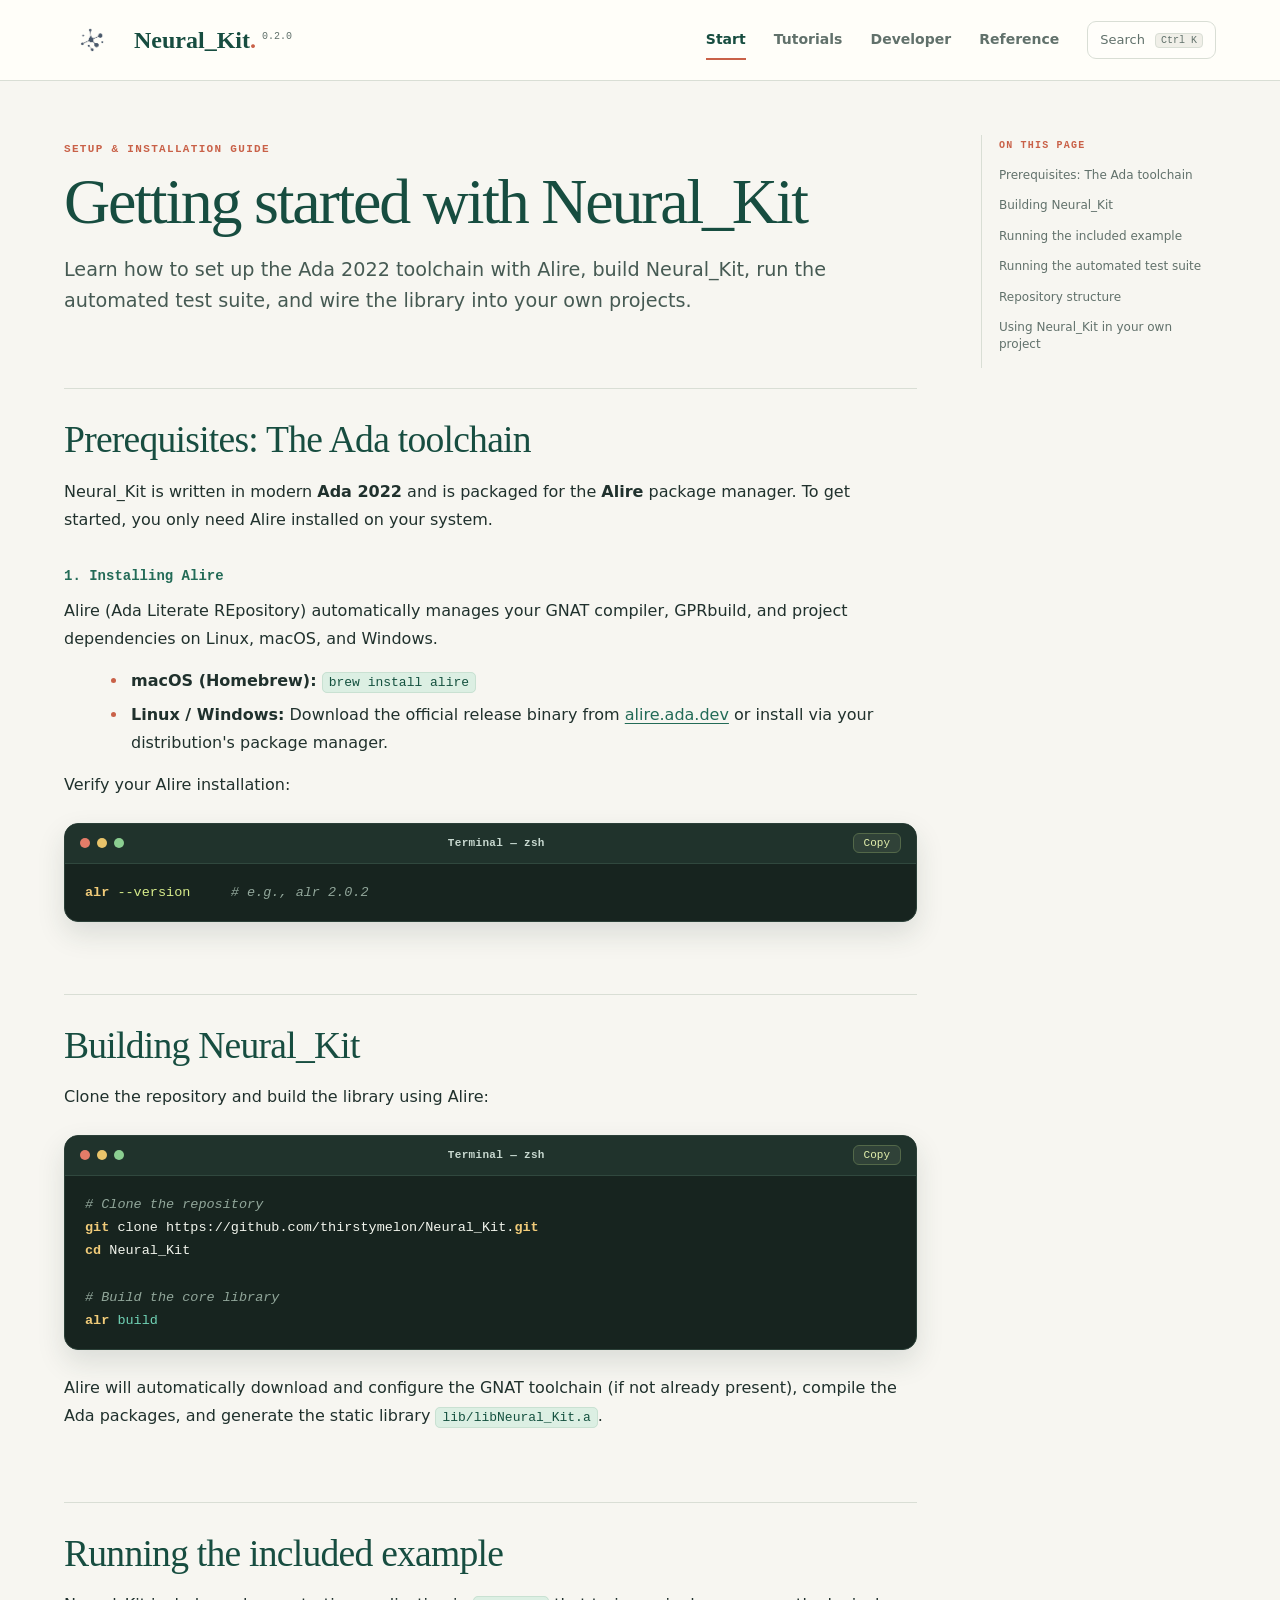
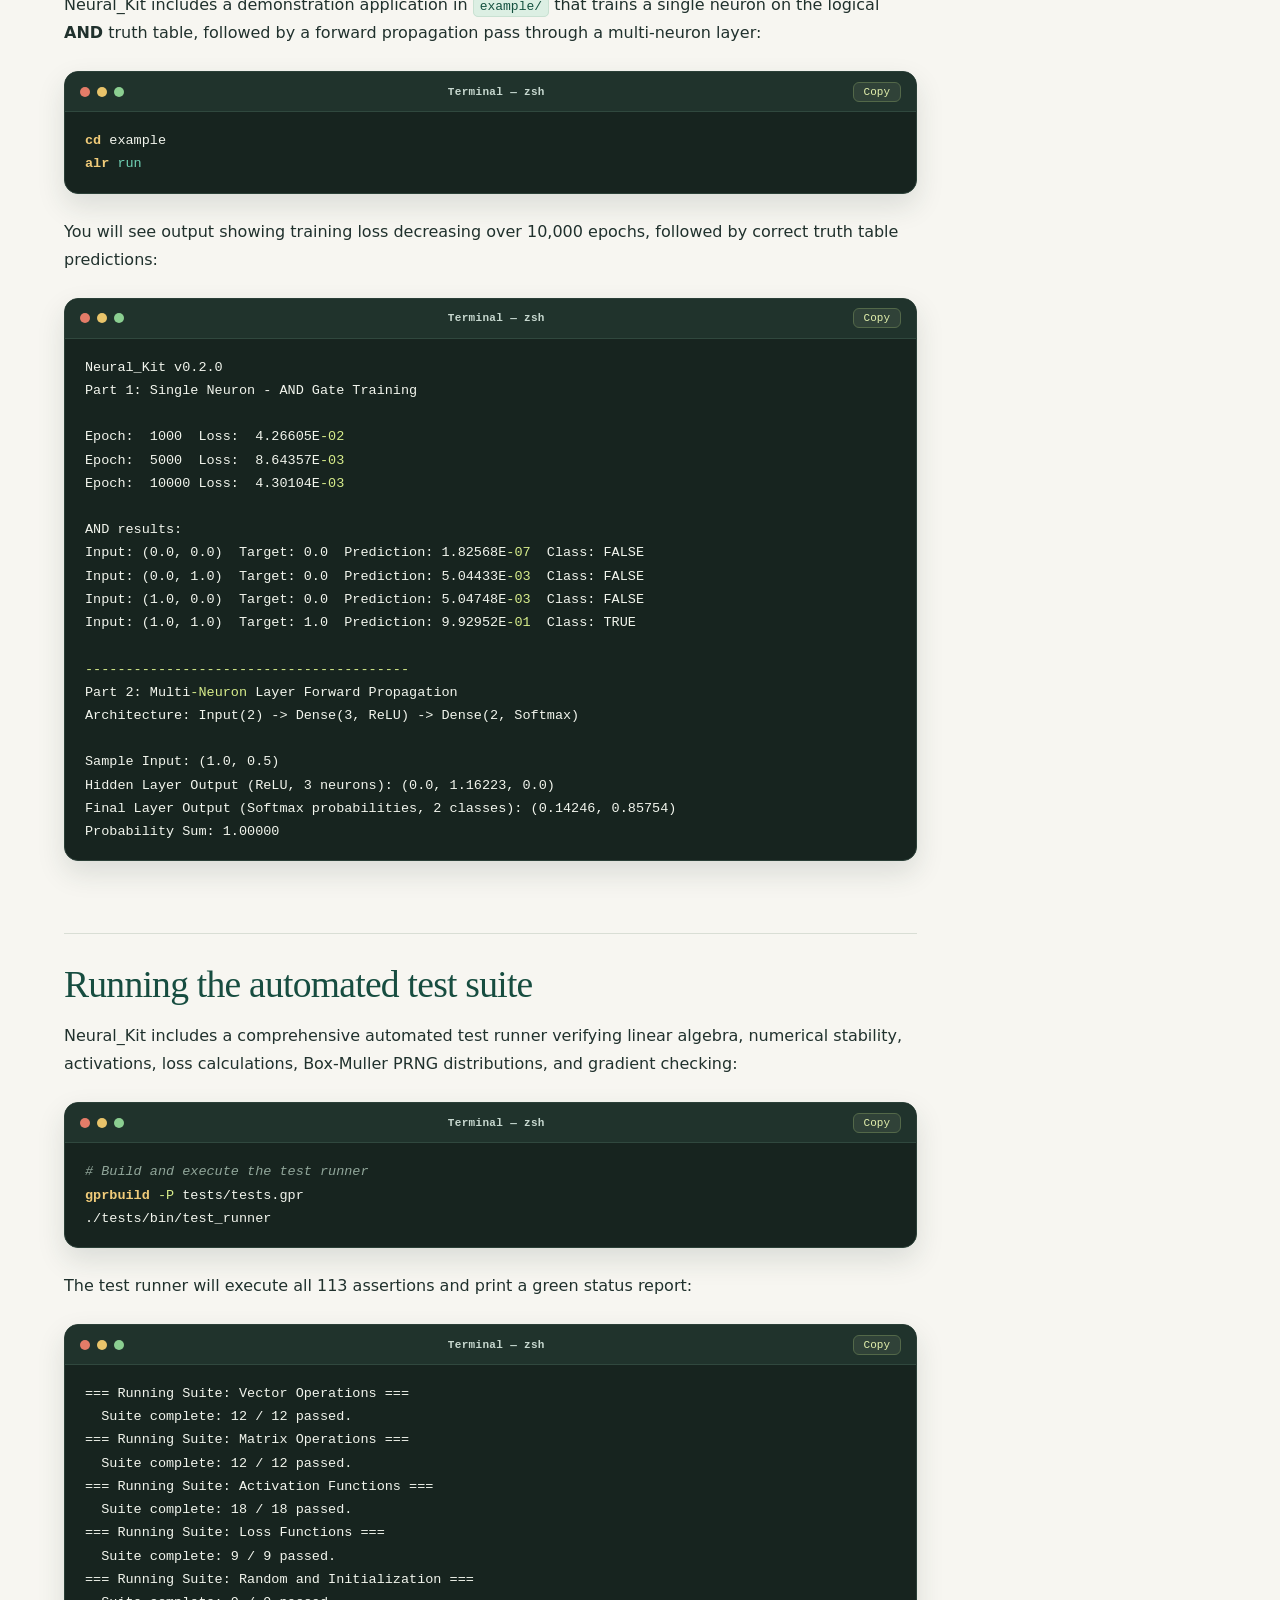
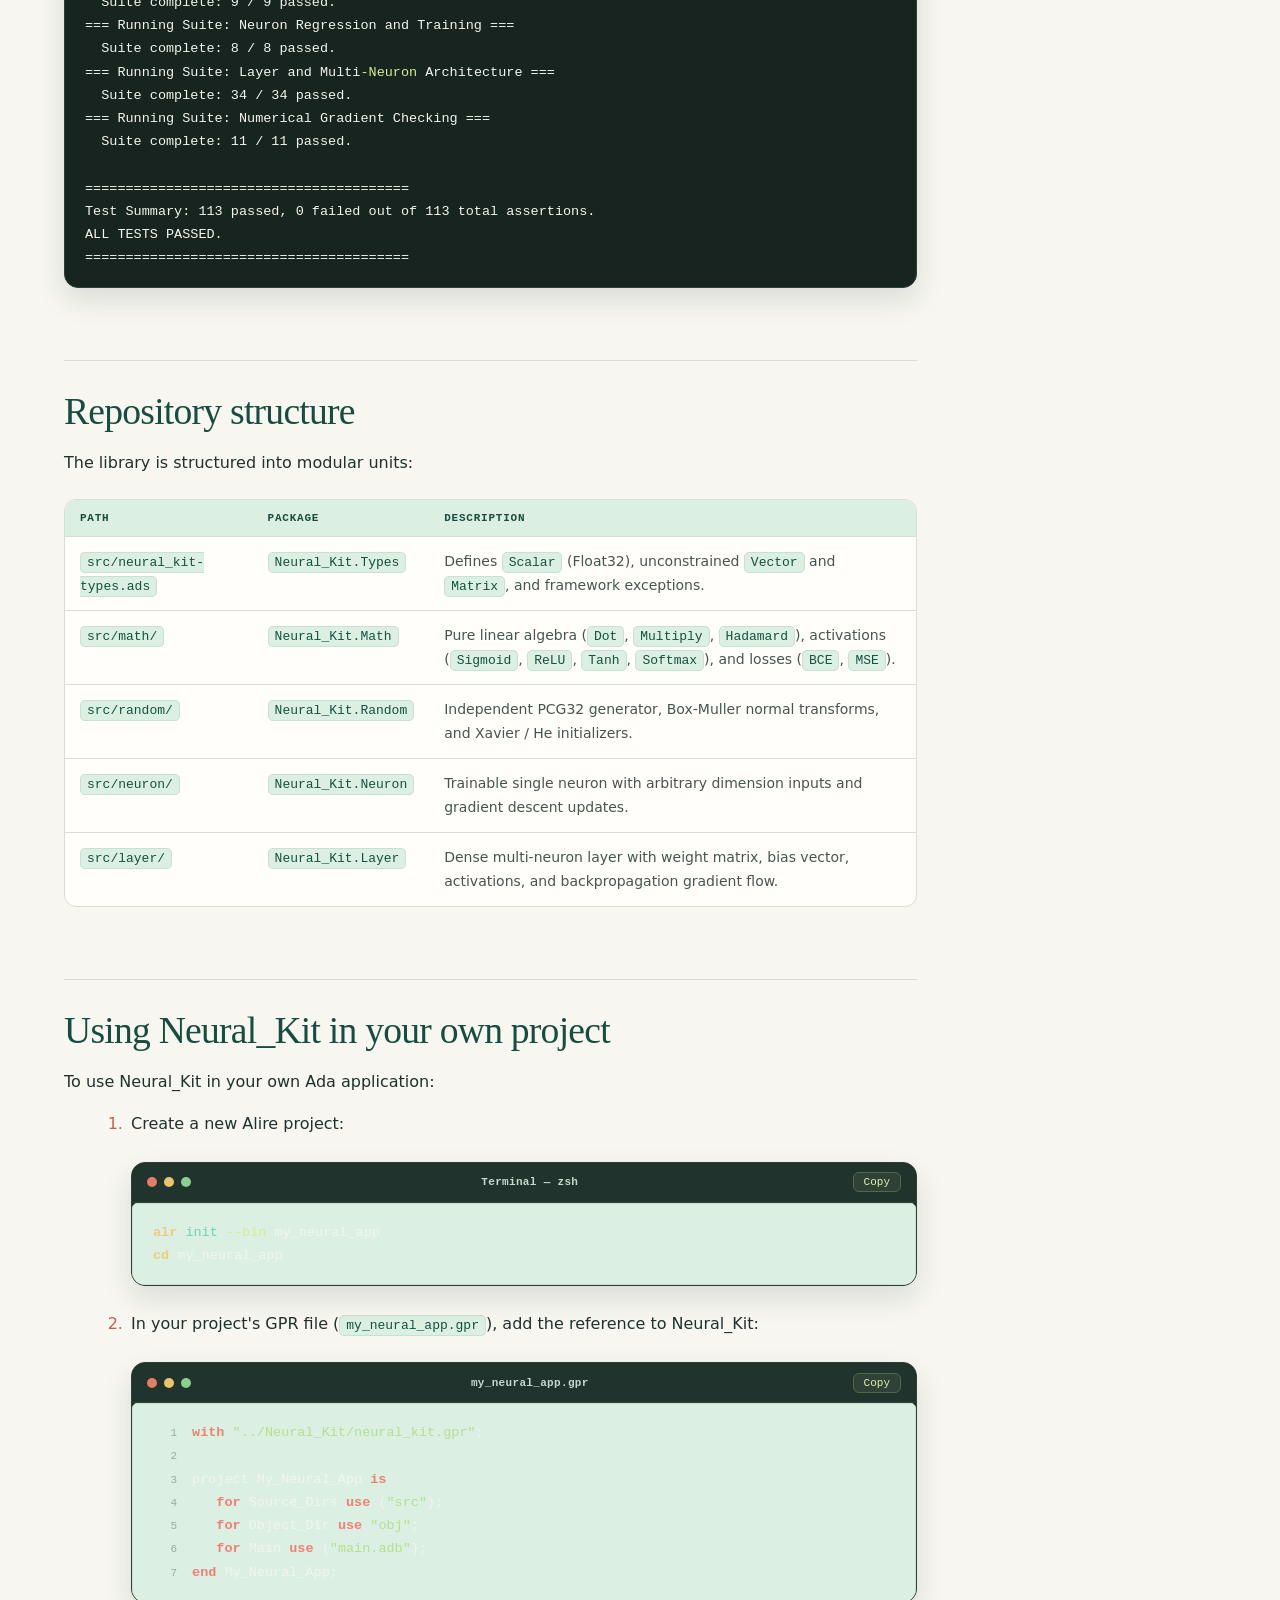
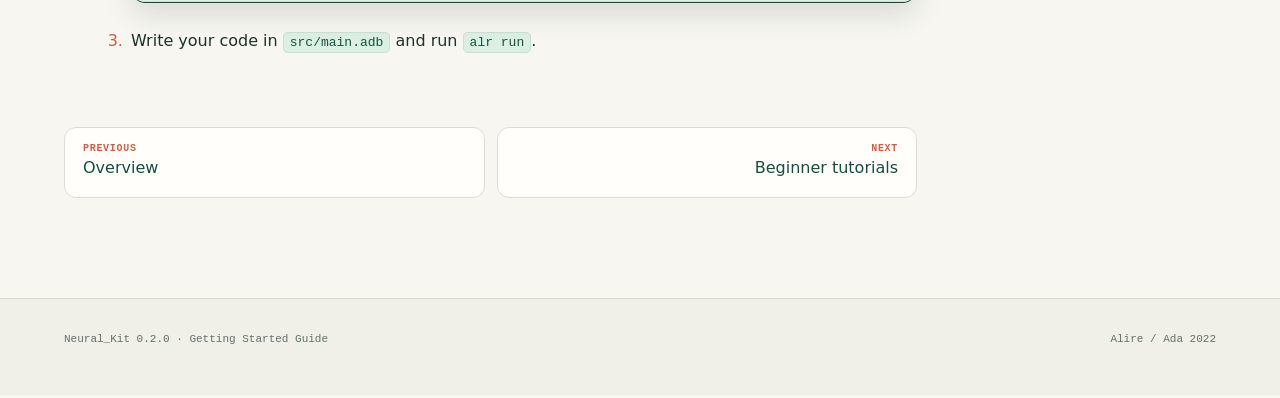
<file: Docs/getting-started.html>
<!doctype html><html lang=en><head><meta charset=utf-8><meta name=viewport content="width=device-width,initial-scale=1"><title>Getting started · Neural_Kit 0.2.0</title><link rel=stylesheet href="styles.css"><link rel="icon" type="image/png" href="assets/logo.png"></head><body data-r=""><header><div class=w><a class=brand href="index.html"><img src="assets/logo.png" alt="Neural_Kit"><span>Neural_Kit<i>.</i><sup>0.2.0</sup></span></a><nav><a href="getting-started.html" class=on>Start</a><a href="tutorials/index.html">Tutorials</a><a href="developer-overview.html">Developer</a><a href="reference.html">Reference</a></nav><button class=sb id=sk>Search <kbd>Ctrl K</kbd></button><button class=mb id=mb aria-label=Menu>≡</button></div></header><div class="w doc"><article>
<p class=eb>Setup & Installation Guide</p><h1>Getting started with Neural_Kit</h1>
<p class=lead>Learn how to set up the Ada 2022 toolchain with Alire, build Neural_Kit, run the automated test suite, and wire the library into your own projects.</p>

<h2 id="prerequisites">Prerequisites: The Ada toolchain</h2>
<p>Neural_Kit is written in modern <b>Ada 2022</b> and is packaged for the <b>Alire</b> package manager. To get started, you only need Alire installed on your system.</p>

<h3>1. Installing Alire</h3>
<p>Alire (Ada Literate REpository) automatically manages your GNAT compiler, GPRbuild, and project dependencies on Linux, macOS, and Windows.</p>
<ul>
<li><b>macOS (Homebrew):</b> <code>brew install alire</code></li>
<li><b>Linux / Windows:</b> Download the official release binary from <a href="https://alire.ada.dev" target="_blank" rel="noopener">alire.ada.dev</a> or install via your distribution's package manager.</li>
</ul>

<p>Verify your Alire installation:</p>
<pre class=sh><code>alr --version     # e.g., alr 2.0.2</code></pre>

<h2 id="building">Building Neural_Kit</h2>
<p>Clone the repository and build the library using Alire:</p>
<pre class=sh><code># Clone the repository
git clone https://github.com/thirstymelon/Neural_Kit.git
cd Neural_Kit

# Build the core library
alr build</code></pre>

<p>Alire will automatically download and configure the GNAT toolchain (if not already present), compile the Ada packages, and generate the static library <code>lib/libNeural_Kit.a</code>.</p>

<h2 id="running-example">Running the included example</h2>
<p>Neural_Kit includes a demonstration application in <code>example/</code> that trains a single neuron on the logical <b>AND</b> truth table, followed by a forward propagation pass through a multi-neuron layer:</p>
<pre class=sh><code>cd example
alr run</code></pre>

<p>You will see output showing training loss decreasing over 10,000 epochs, followed by correct truth table predictions:</p>
<pre class=sh><code>Neural_Kit v0.2.0
Part 1: Single Neuron - AND Gate Training

Epoch:  1000  Loss:  4.26605E-02
Epoch:  5000  Loss:  8.64357E-03
Epoch:  10000 Loss:  4.30104E-03

AND results:
Input: (0.0, 0.0)  Target: 0.0  Prediction: 1.82568E-07  Class: FALSE
Input: (0.0, 1.0)  Target: 0.0  Prediction: 5.04433E-03  Class: FALSE
Input: (1.0, 0.0)  Target: 0.0  Prediction: 5.04748E-03  Class: FALSE
Input: (1.0, 1.0)  Target: 1.0  Prediction: 9.92952E-01  Class: TRUE

----------------------------------------
Part 2: Multi-Neuron Layer Forward Propagation
Architecture: Input(2) -> Dense(3, ReLU) -> Dense(2, Softmax)

Sample Input: (1.0, 0.5)
Hidden Layer Output (ReLU, 3 neurons): (0.0, 1.16223, 0.0)
Final Layer Output (Softmax probabilities, 2 classes): (0.14246, 0.85754)
Probability Sum: 1.00000</code></pre>

<h2 id="running-tests">Running the automated test suite</h2>
<p>Neural_Kit includes a comprehensive automated test runner verifying linear algebra, numerical stability, activations, loss calculations, Box-Muller PRNG distributions, and gradient checking:</p>
<pre class=sh><code># Build and execute the test runner
gprbuild -P tests/tests.gpr
./tests/bin/test_runner</code></pre>
<p>The test runner will execute all 113 assertions and print a green status report:</p>
<pre class=sh><code>=== Running Suite: Vector Operations ===
  Suite complete: 12 / 12 passed.
=== Running Suite: Matrix Operations ===
  Suite complete: 12 / 12 passed.
=== Running Suite: Activation Functions ===
  Suite complete: 18 / 18 passed.
=== Running Suite: Loss Functions ===
  Suite complete: 9 / 9 passed.
=== Running Suite: Random and Initialization ===
  Suite complete: 9 / 9 passed.
=== Running Suite: Neuron Regression and Training ===
  Suite complete: 8 / 8 passed.
=== Running Suite: Layer and Multi-Neuron Architecture ===
  Suite complete: 34 / 34 passed.
=== Running Suite: Numerical Gradient Checking ===
  Suite complete: 11 / 11 passed.

========================================
Test Summary: 113 passed, 0 failed out of 113 total assertions.
ALL TESTS PASSED.
========================================</code></pre>

<h2 id="project-anatomy">Repository structure</h2>
<p>The library is structured into modular units:</p>
<table>
<tr><th>Path<th>Package<th>Description</tr>
<tr><td><code>src/neural_kit-types.ads</code><td><code>Neural_Kit.Types</code><td>Defines <code>Scalar</code> (Float32), unconstrained <code>Vector</code> and <code>Matrix</code>, and framework exceptions.</tr>
<tr><td><code>src/math/</code><td><code>Neural_Kit.Math</code><td>Pure linear algebra (<code>Dot</code>, <code>Multiply</code>, <code>Hadamard</code>), activations (<code>Sigmoid</code>, <code>ReLU</code>, <code>Tanh</code>, <code>Softmax</code>), and losses (<code>BCE</code>, <code>MSE</code>).</tr>
<tr><td><code>src/random/</code><td><code>Neural_Kit.Random</code><td>Independent PCG32 generator, Box-Muller normal transforms, and Xavier / He initializers.</tr>
<tr><td><code>src/neuron/</code><td><code>Neural_Kit.Neuron</code><td>Trainable single neuron with arbitrary dimension inputs and gradient descent updates.</tr>
<tr><td><code>src/layer/</code><td><code>Neural_Kit.Layer</code><td>Dense multi-neuron layer with weight matrix, bias vector, activations, and backpropagation gradient flow.</tr>
</table>

<h2 id="create-project">Using Neural_Kit in your own project</h2>
<p>To use Neural_Kit in your own Ada application:</p>
<ol>
<li>Create a new Alire project:
<pre class=sh><code>alr init --bin my_neural_app
cd my_neural_app</code></pre>
</li>
<li>In your project's GPR file (<code>my_neural_app.gpr</code>), add the reference to Neural_Kit:
<pre><code>with "../Neural_Kit/neural_kit.gpr";

project My_Neural_App is
   for Source_Dirs use ("src");
   for Object_Dir use "obj";
   for Main use ("main.adb");
end My_Neural_App;</code></pre>
</li>
<li>Write your code in <code>src/main.adb</code> and run <code>alr run</code>.</li>
</ol>

<div class="pn"><a href="index.html"><small>PREVIOUS</small>Overview</a><a href="tutorials/index.html"><small>NEXT</small>Beginner tutorials</a></div>

</article><aside id=toc></aside></div><footer><div class=w><span>Neural_Kit 0.2.0 · Getting Started Guide</span><span>Alire / Ada 2022</span></div></footer><div id=pal><div><input id=pi placeholder="Search the docs…"><div id=pl></div></div></div>
<script>
const IDX=[["Overview", "index.html", "Home"], ["Getting started", "getting-started.html", "Guide"], ["Tutorials index", "tutorials/index.html", "Course"], ["Beginner tutorial guide", "tutorials/beginner-guide.html", "Tutorial"], ["Developer overview", "developer-overview.html", "Architecture"], ["API reference", "reference.html", "API"]];
const $=s=>document.querySelector(s),$$=s=>[...document.querySelectorAll(s)],R=document.body.dataset.r;
const RE=/(--[^\n]*)|("(?:[^"\\]|\\.)*")|\b(0x[0-9a-fA-F_]+|\d[\d_]*(?:\.\d+)?)\b|\b(with|use|package|body|is|begin|end|function|procedure|return|type|subtype|tagged|record|limited|private|constant|array|of|range|digits|in|out|loop|for|while|if|then|elsif|else|case|when|raise|exception|pragma|null|others)\b|\b(Scalar|Vector|Matrix|Neuron|Layer|Positive|Natural|Integer|Float|Long_Float|Boolean|True|False)\b|('Range|'Length|'First|'Last|'Result|'Valid|'Image|'Access)|(\+|-|\*|\/|:=|=>|\.\.|<=|>=|\/=|=|<|>)/g;
const esc=s=>s.replace(/&/g,'&amp;').replace(/</g,'&lt;').replace(/>/g,'&gt;');
$$('pre').forEach(p=>{
  const c=p.querySelector('code');if(!c)return;const raw=c.textContent,isSh=p.classList.contains('sh');
  let title=isSh?'Terminal — zsh':'my_neural_app.gpr';
  if(!isSh){
    const hl=esc(raw).replace(RE,(m,cm,st,nu,kw,ty,at,op)=>cm?`<span class="c">${cm}</span>`:st?`<span class="s">${st}</span>`:nu?`<span class="n">${nu}</span>`:kw?`<span class="k">${kw}</span>`:ty?`<span class="t">${ty}</span>`:at?`<span class="b">${at}</span>`:op?`<span class="o">${op}</span>`:m);
    c.innerHTML=hl.split('\n').map(l=>`<span class="line">${l||' '}</span>`).join('');
  } else {
    c.innerHTML=esc(raw).replace(/(#[^\n]*)|("(?:[^"\\]|\\.)*")|(--?[a-zA-Z0-9_-]+)|\b(alr|gprbuild|cd|mkdir|git)\b|\b(build|run|test|get|init|status)\b/g,(m,cm,st,fl,cmd,sc)=>cm?`<span class="c">${cm}</span>`:st?`<span class="s">${st}</span>`:fl?`<span class="flg">${fl}</span>`:cmd?`<span class="cmd">${cmd}</span>`:sc?`<span class="sc">${sc}</span>`:m);
  }
  const bar=document.createElement('div');bar.className='mac-bar';bar.innerHTML=`<div class="mac-dots"><span class="mac-dot r"></span><span class="mac-dot y"></span><span class="mac-dot g"></span></div><div class="mac-title">${title}</div><button class="cb" type="button">Copy</button>`;
  bar.querySelector('.cb').onclick=()=>navigator.clipboard.writeText(raw);p.prepend(bar);
});
const hs=$$('article h2');if(hs.length>1){$('#toc').innerHTML='<b>ON THIS PAGE</b>'+hs.map(h=>`<a href="#${h.id}">${h.textContent}</a>`).join('');const o=new IntersectionObserver(e=>e.forEach(x=>x.isIntersecting&&$$('#toc a').forEach(a=>a.classList.toggle('on',a.hash=='#'+x.target.id))),{rootMargin:'-20% 0px -70% 0px'});hs.forEach(h=>o.observe(h))}
$('#mb').onclick=()=>document.body.classList.toggle('open');
const P=$('#pal'),pi=$('#pi'),pl=$('#pl');let cur=[],sel=0;
const pr=()=>{const q=pi.value.toLowerCase();cur=IDX.filter(i=>(i[0]+' '+i[2]).toLowerCase().includes(q)).slice(0,9);sel=Math.min(sel,Math.max(cur.length-1,0));pl.innerHTML=cur.map((c,i)=>`<a href="${R+c[1]}" class="${i==sel?'on':''}">${c[0]}<small>${c[2]}</small></a>`).join('')};
const op=v=>{P.classList.toggle('on',v);if(v){pi.value='';sel=0;pr();pi.focus()}};
$('#sk').onclick=()=>op(1);P.onclick=e=>e.target==P&&op(0);pi.oninput=()=>{sel=0;pr()};
addEventListener('keydown',e=>{if((e.ctrlKey||e.metaKey)&&e.key=='k'){e.preventDefault();op(1)}else if(e.key=='Escape')op(0);else if(P.classList.contains('on')){if(e.key=='ArrowDown'){sel=Math.min(sel+1,cur.length-1);pr()}else if(e.key=='ArrowUp'){sel=Math.max(sel-1,0);pr()}else if(e.key=='Enter'&&cur[sel])location.href=R+cur[sel][1]}});
</script></body></html>
</file>
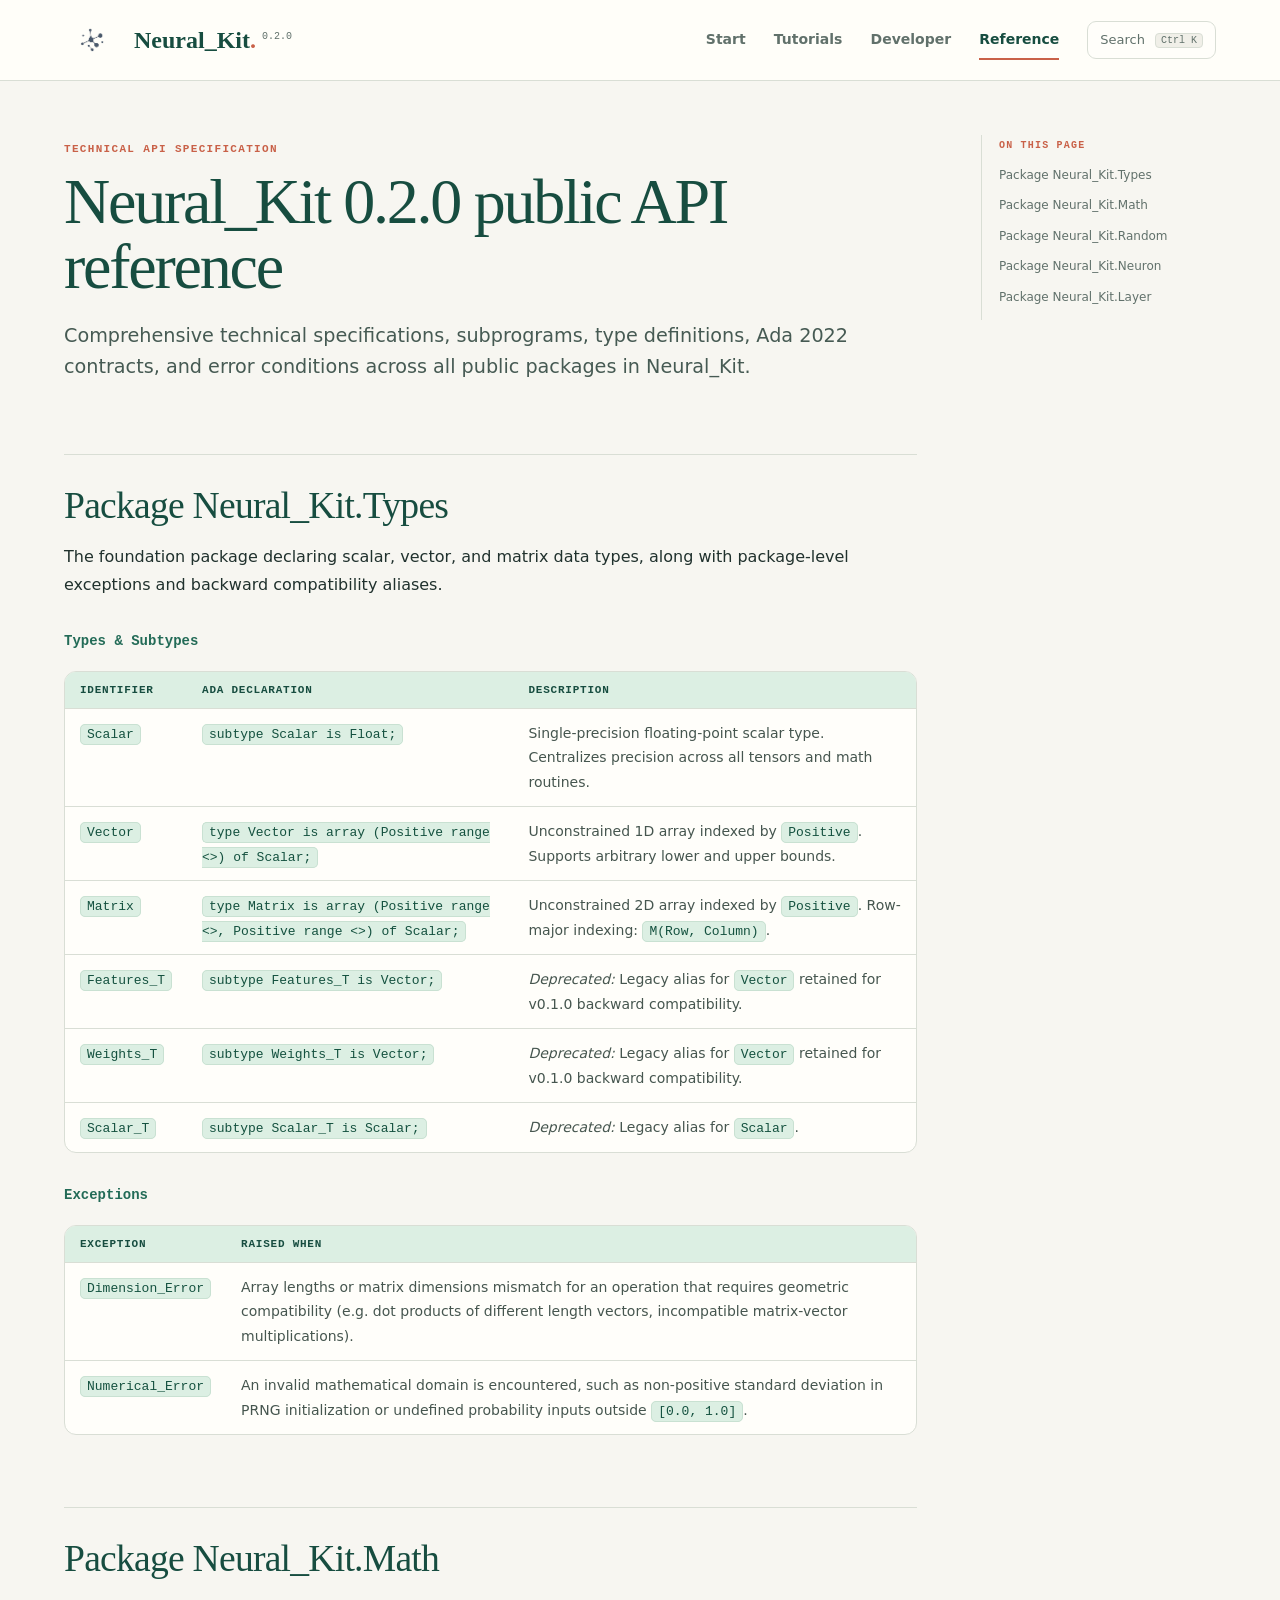
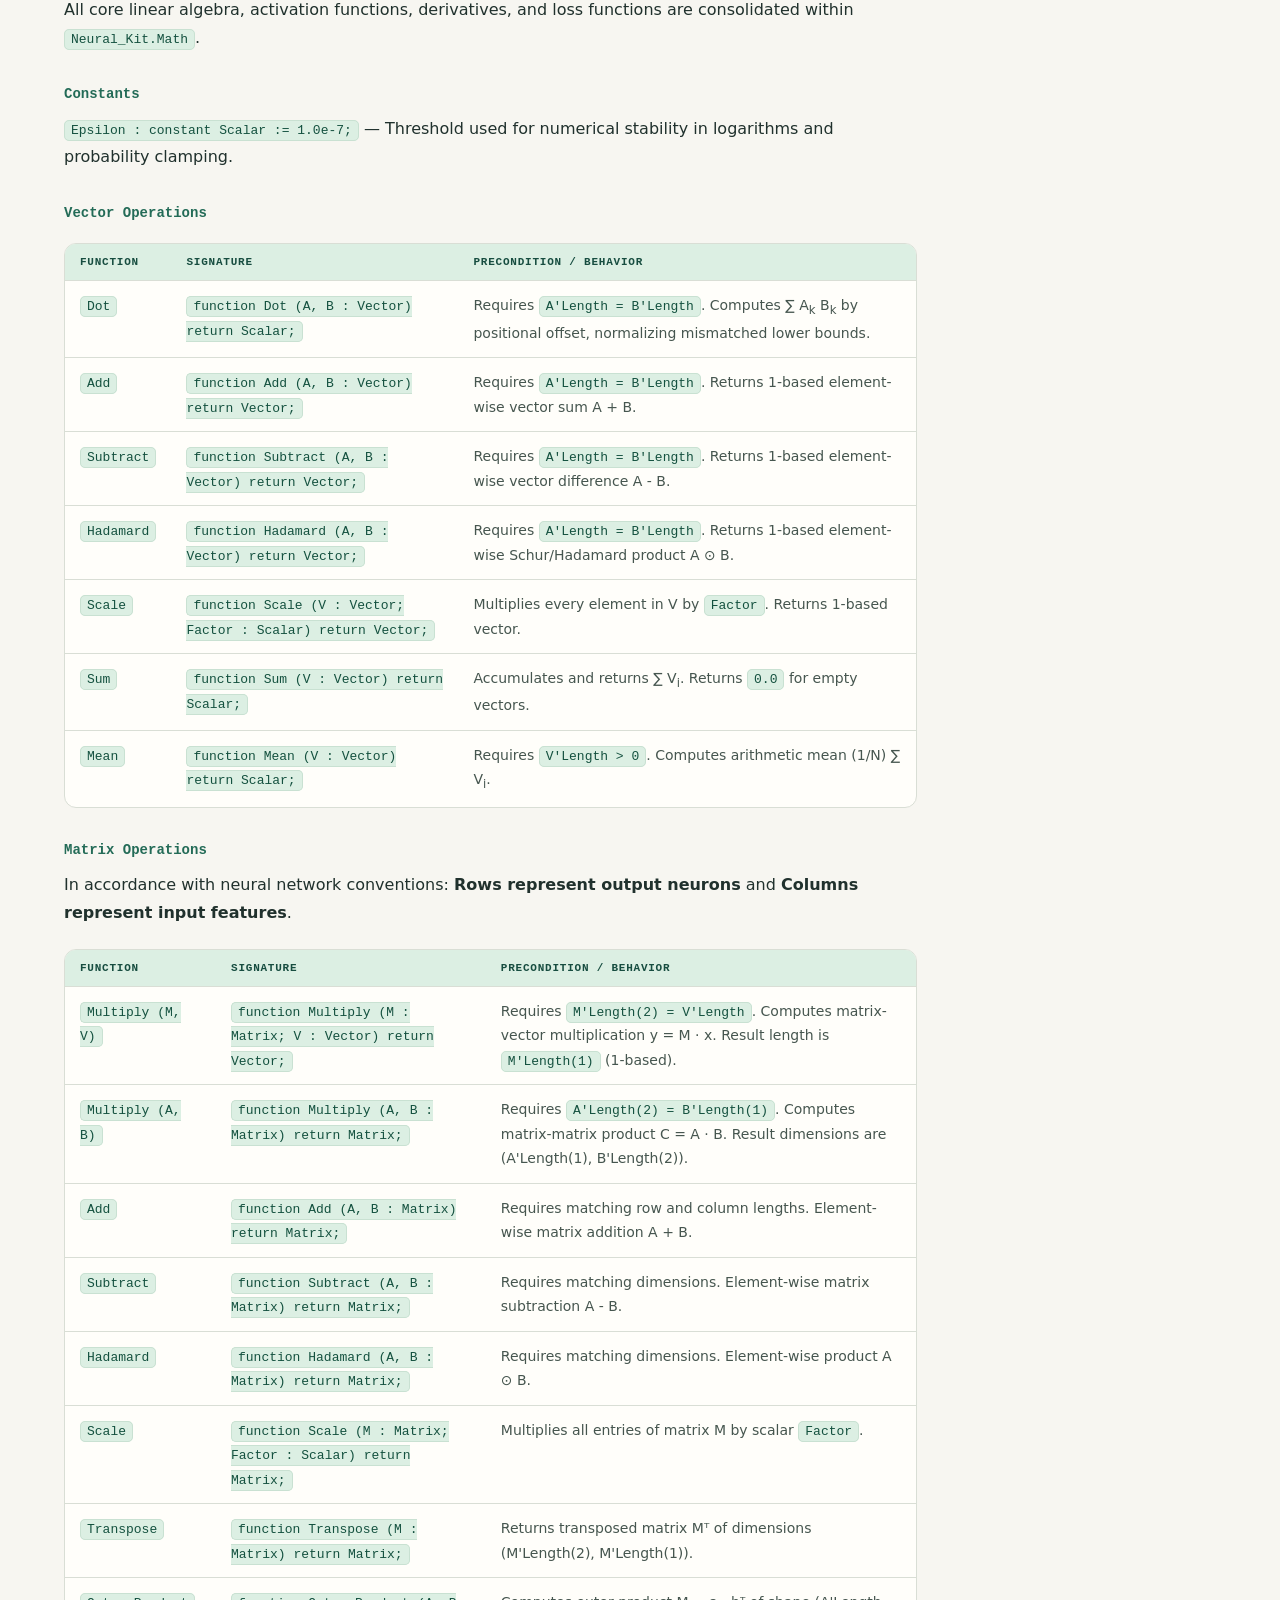
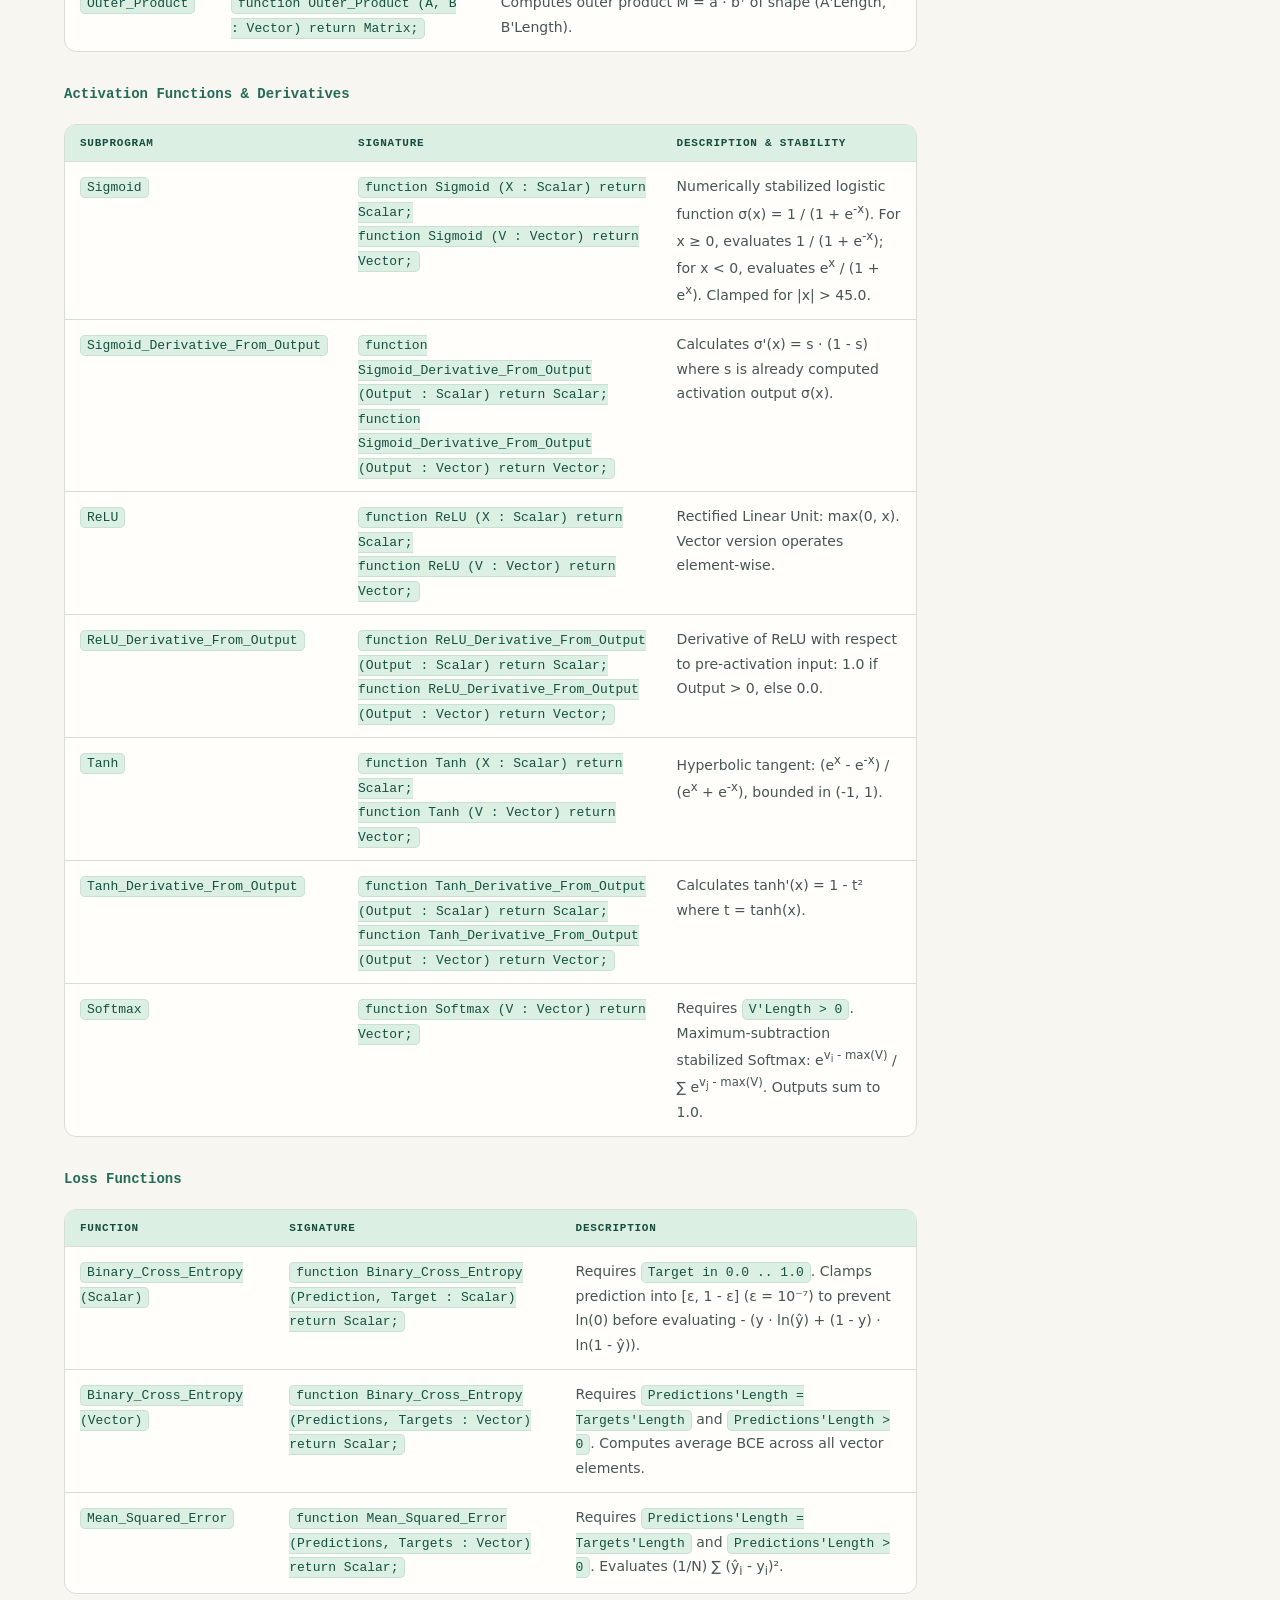
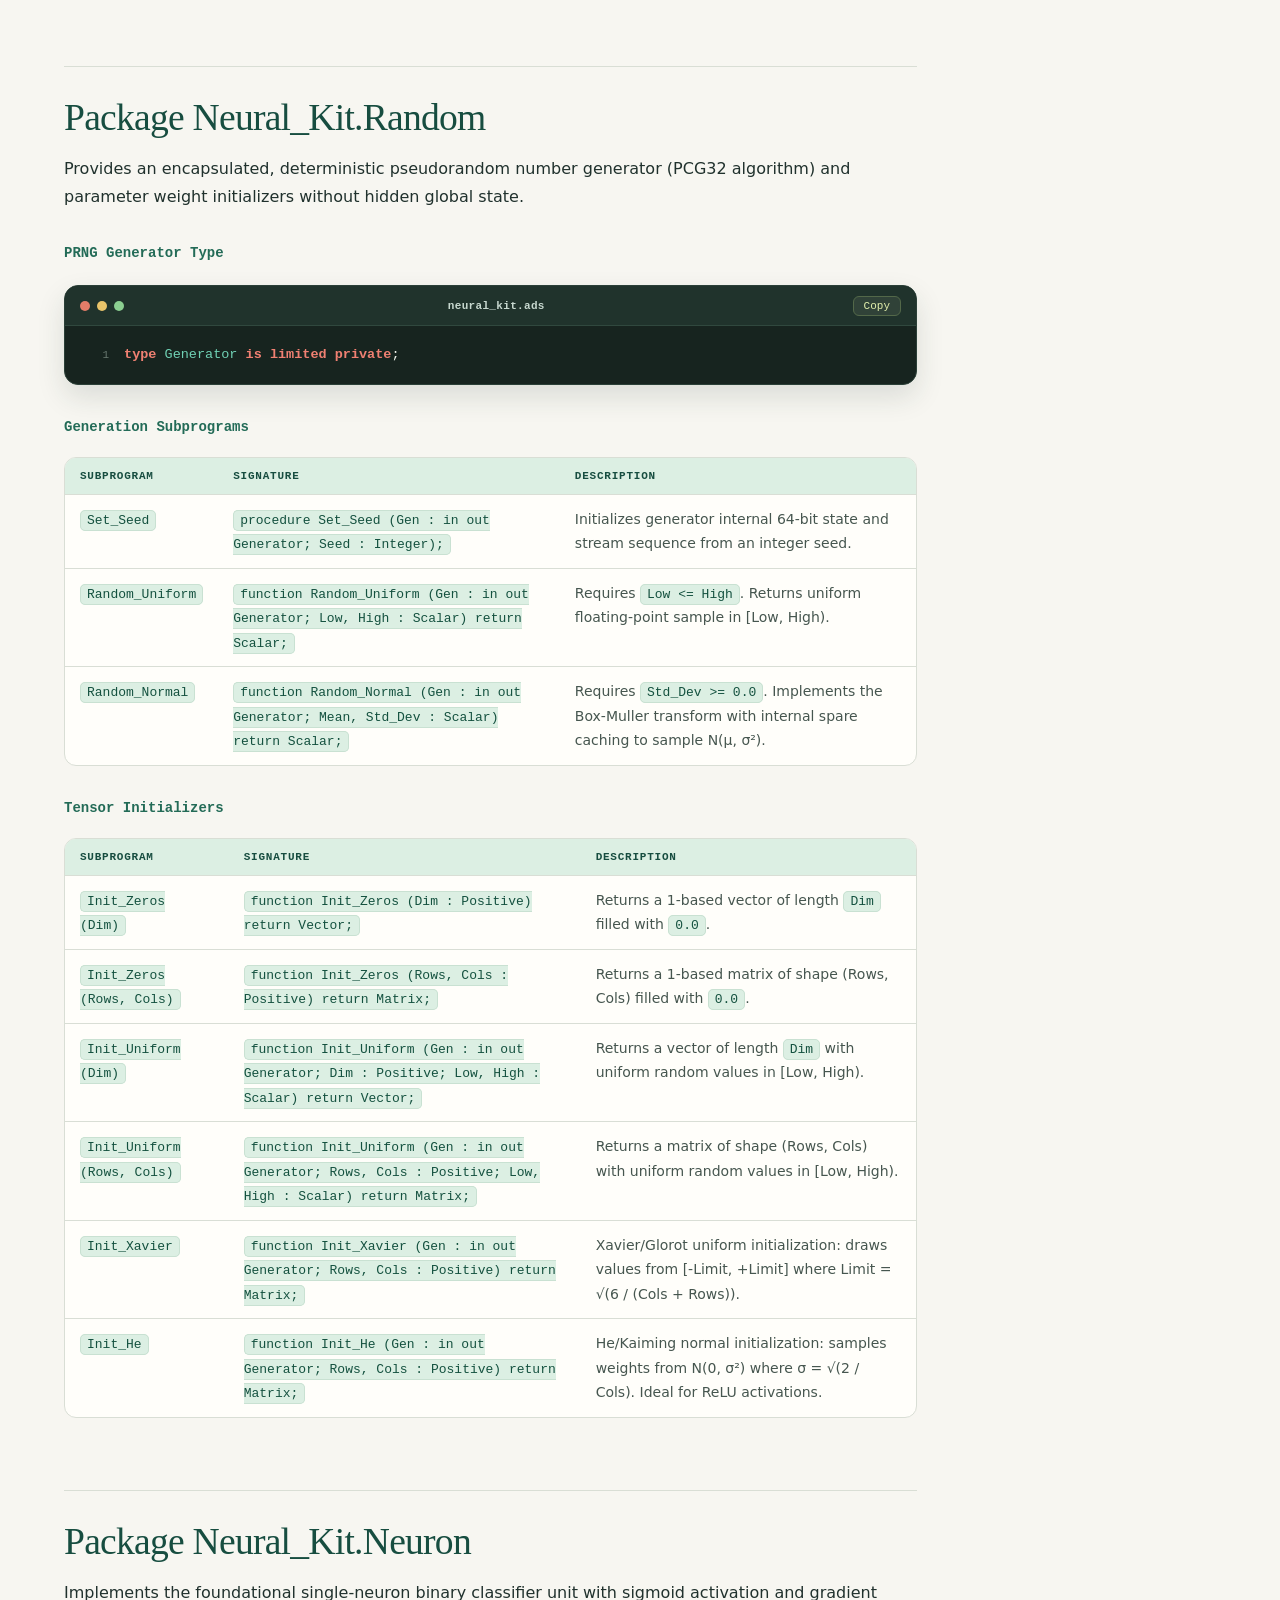
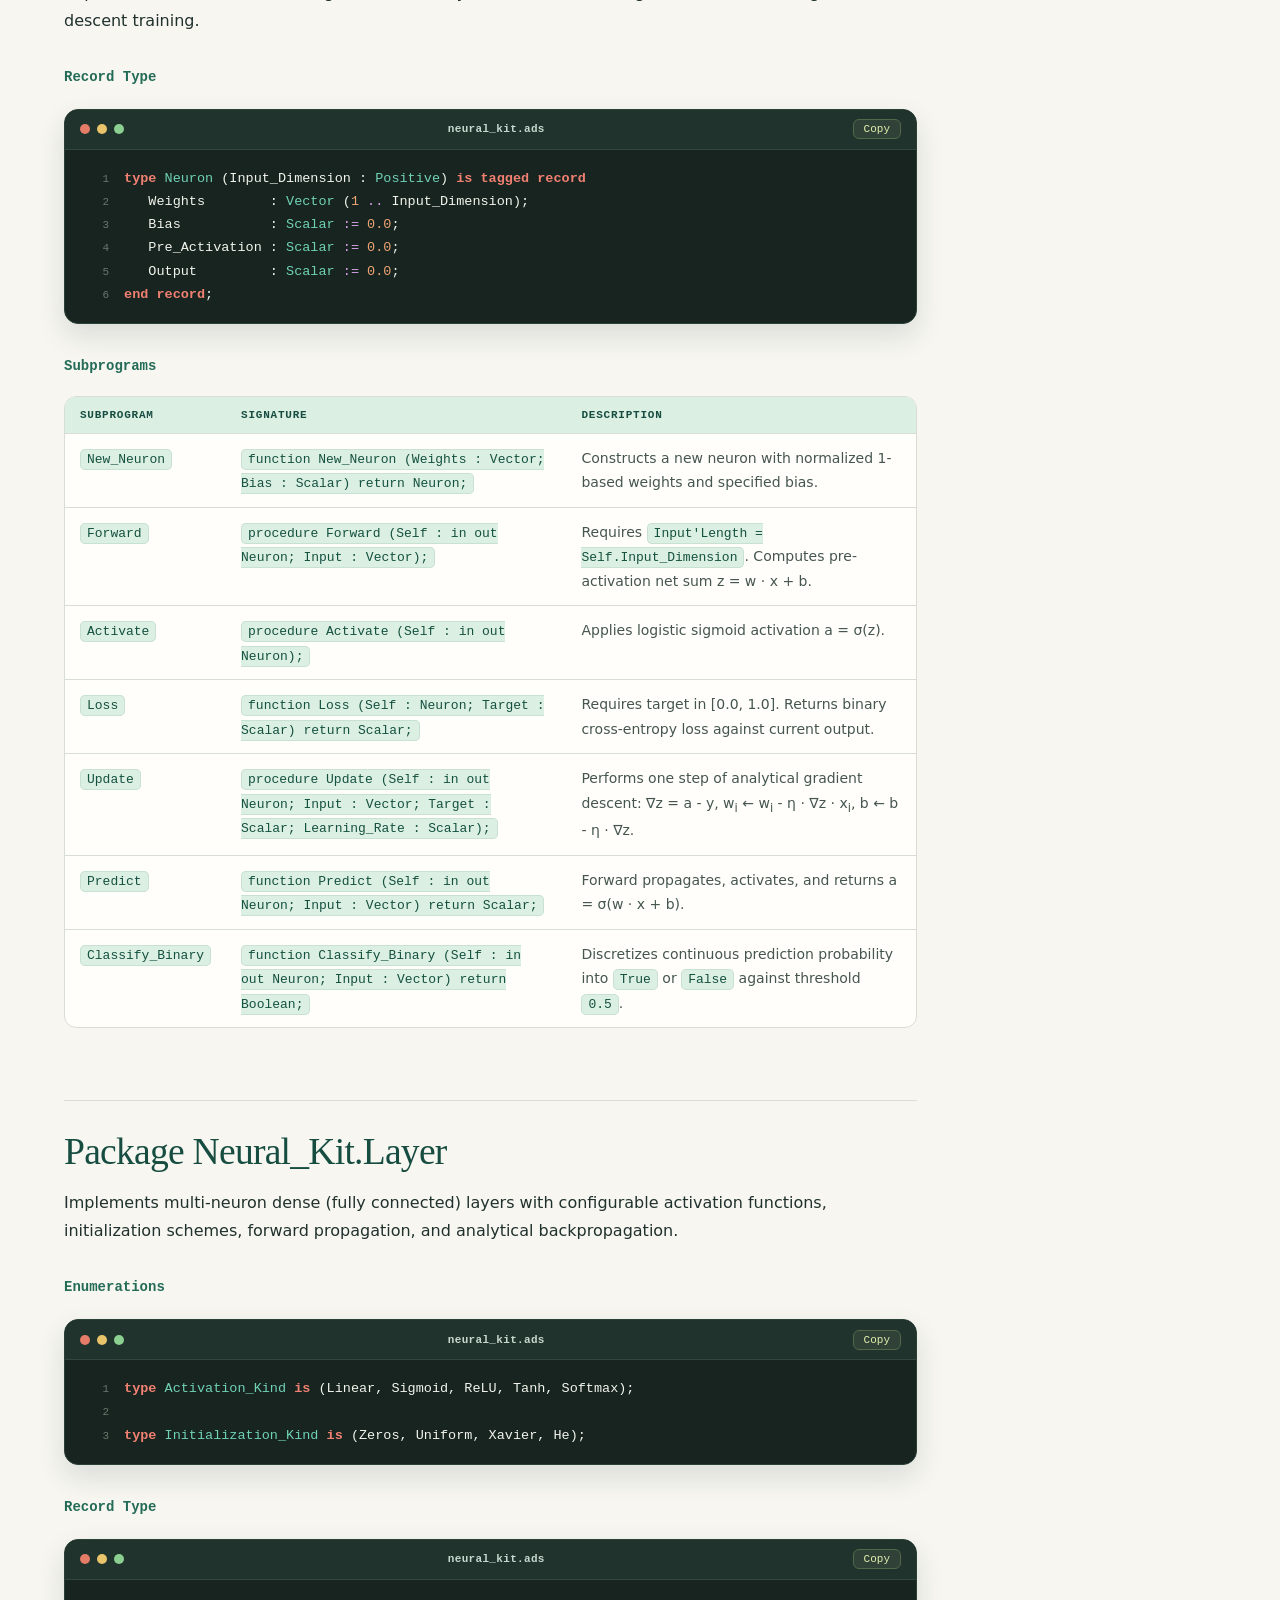
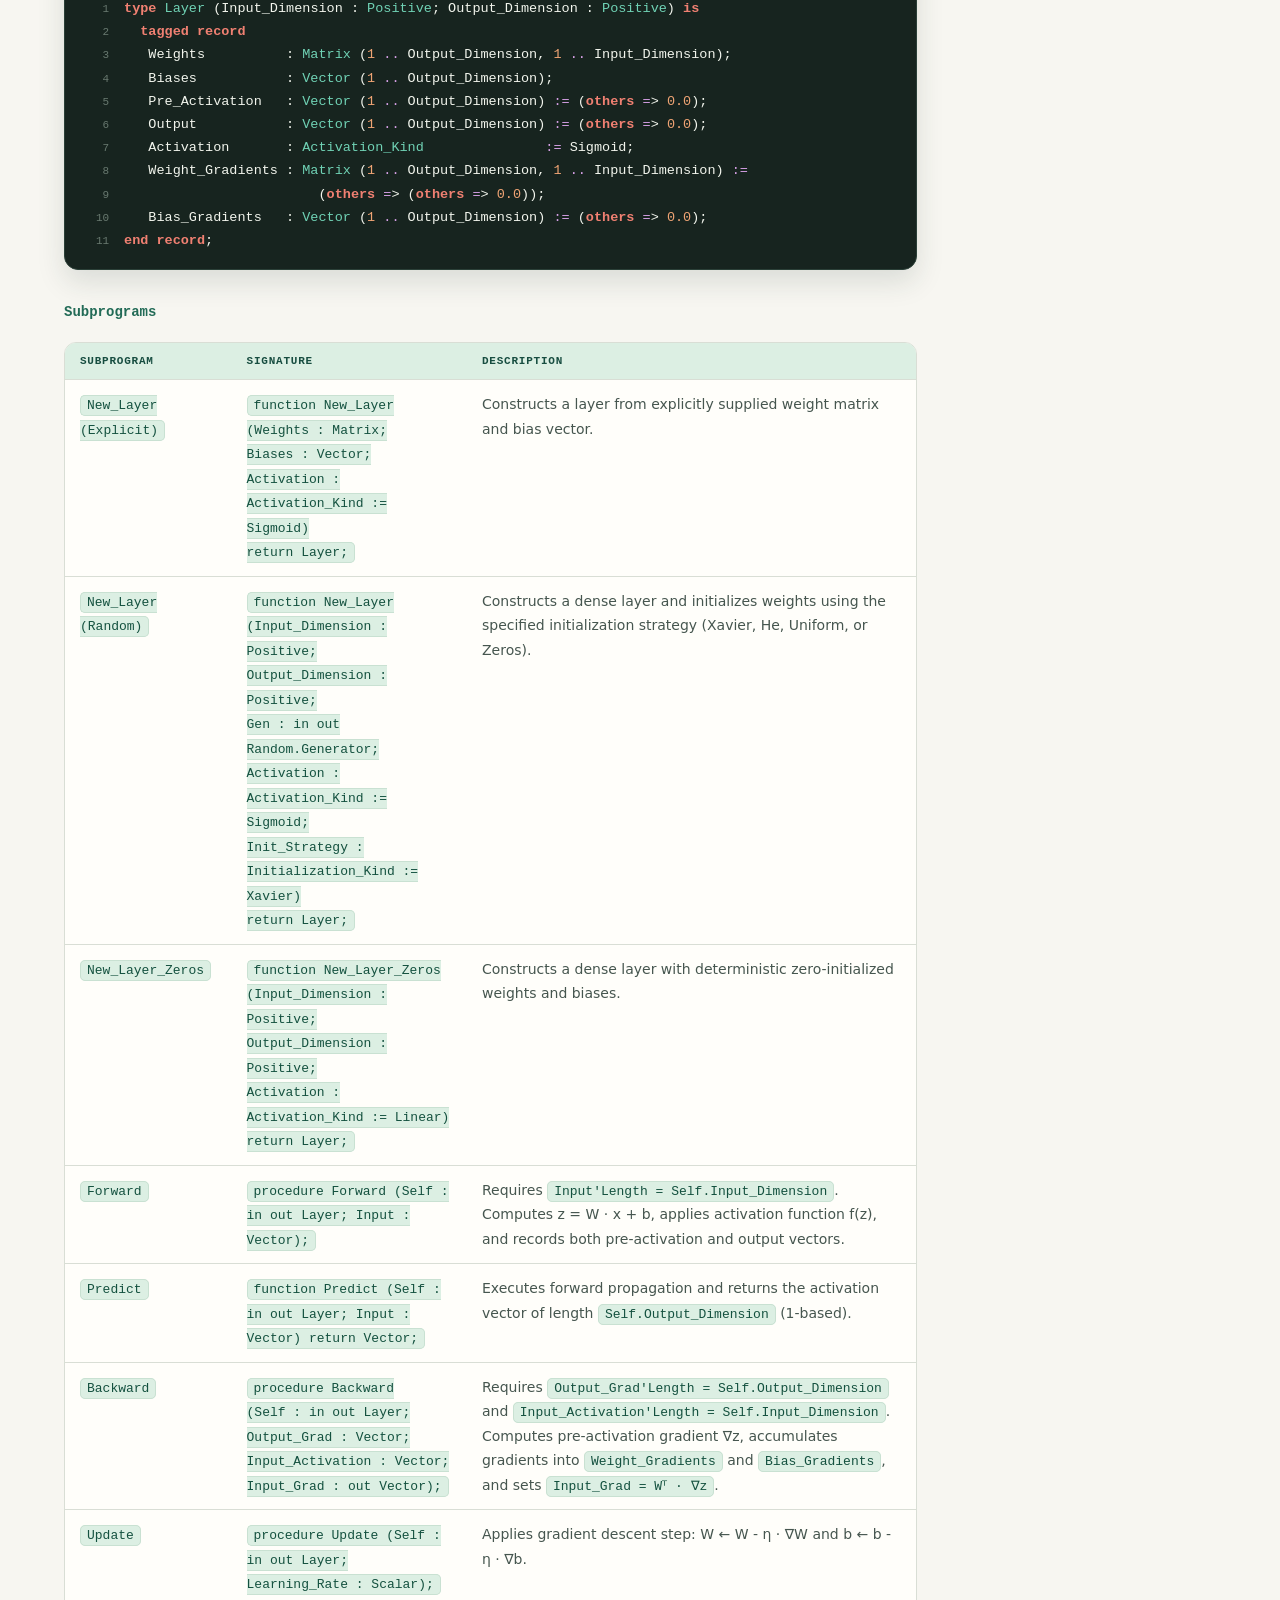
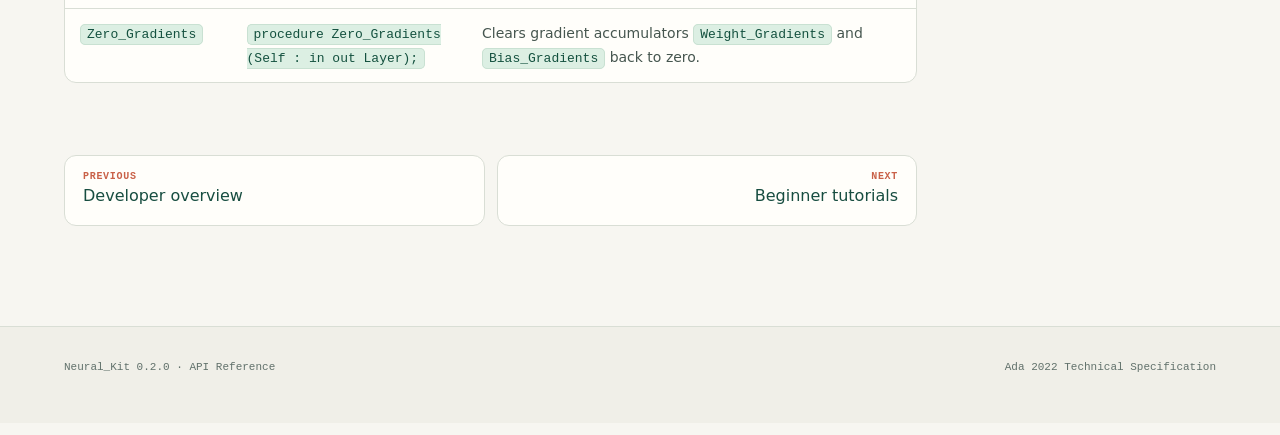
<file: Docs/reference.html>
<!doctype html><html lang=en><head><meta charset=utf-8><meta name=viewport content="width=device-width,initial-scale=1"><title>API Reference · Neural_Kit 0.2.0</title><link rel=stylesheet href="styles.css"><link rel="icon" type="image/png" href="assets/logo.png"></head><body data-r=""><header><div class=w><a class=brand href="index.html"><img src="assets/logo.png" alt="Neural_Kit"><span>Neural_Kit<i>.</i><sup>0.2.0</sup></span></a><nav><a href="getting-started.html">Start</a><a href="tutorials/index.html">Tutorials</a><a href="developer-overview.html">Developer</a><a href="reference.html" class=on>Reference</a></nav><button class=sb id=sk>Search <kbd>Ctrl K</kbd></button><button class=mb id=mb aria-label=Menu>≡</button></div></header><div class="w doc"><article>
<p class=eb>Technical API Specification</p><h1>Neural_Kit 0.2.0 public API reference</h1>
<p class=lead>Comprehensive technical specifications, subprograms, type definitions, Ada 2022 contracts, and error conditions across all public packages in Neural_Kit.</p>

<h2 id="neural_kit-types">Package Neural_Kit.Types</h2>
<p>The foundation package declaring scalar, vector, and matrix data types, along with package-level exceptions and backward compatibility aliases.</p>

<h3>Types & Subtypes</h3>
<table>
<tr><th>Identifier<th>Ada Declaration<th>Description</tr>
<tr><td><code>Scalar</code><td><code>subtype Scalar is Float;</code><td>Single-precision floating-point scalar type. Centralizes precision across all tensors and math routines.</tr>
<tr><td><code>Vector</code><td><code>type Vector is array (Positive range &lt;&gt;) of Scalar;</code><td>Unconstrained 1D array indexed by <code>Positive</code>. Supports arbitrary lower and upper bounds.</tr>
<tr><td><code>Matrix</code><td><code>type Matrix is array (Positive range &lt;&gt;, Positive range &lt;&gt;) of Scalar;</code><td>Unconstrained 2D array indexed by <code>Positive</code>. Row-major indexing: <code>M(Row, Column)</code>.</tr>
<tr><td><code>Features_T</code><td><code>subtype Features_T is Vector;</code><td><em>Deprecated:</em> Legacy alias for <code>Vector</code> retained for v0.1.0 backward compatibility.</tr>
<tr><td><code>Weights_T</code><td><code>subtype Weights_T is Vector;</code><td><em>Deprecated:</em> Legacy alias for <code>Vector</code> retained for v0.1.0 backward compatibility.</tr>
<tr><td><code>Scalar_T</code><td><code>subtype Scalar_T is Scalar;</code><td><em>Deprecated:</em> Legacy alias for <code>Scalar</code>.</tr>
</table>

<h3>Exceptions</h3>
<table>
<tr><th>Exception<th>Raised When</tr>
<tr><td><code>Dimension_Error</code><td>Array lengths or matrix dimensions mismatch for an operation that requires geometric compatibility (e.g. dot products of different length vectors, incompatible matrix-vector multiplications).</td></tr>
<tr><td><code>Numerical_Error</code><td>An invalid mathematical domain is encountered, such as non-positive standard deviation in PRNG initialization or undefined probability inputs outside <code>[0.0, 1.0]</code>.</td></tr>
</table>

<h2 id="neural_kit-math">Package Neural_Kit.Math</h2>
<p>All core linear algebra, activation functions, derivatives, and loss functions are consolidated within <code>Neural_Kit.Math</code>.</p>

<h3>Constants</h3>
<p><code>Epsilon : constant Scalar := 1.0e-7;</code> &mdash; Threshold used for numerical stability in logarithms and probability clamping.</p>

<h3>Vector Operations</h3>
<table>
<tr><th>Function<th>Signature<th>Precondition / Behavior</tr>
<tr><td><code>Dot</code><td><code>function Dot (A, B : Vector) return Scalar;</code><td>Requires <code>A'Length = B'Length</code>. Computes ∑ A<sub>k</sub> B<sub>k</sub> by positional offset, normalizing mismatched lower bounds.</td></tr>
<tr><td><code>Add</code><td><code>function Add (A, B : Vector) return Vector;</code><td>Requires <code>A'Length = B'Length</code>. Returns 1-based element-wise vector sum A + B.</td></tr>
<tr><td><code>Subtract</code><td><code>function Subtract (A, B : Vector) return Vector;</code><td>Requires <code>A'Length = B'Length</code>. Returns 1-based element-wise vector difference A - B.</td></tr>
<tr><td><code>Hadamard</code><td><code>function Hadamard (A, B : Vector) return Vector;</code><td>Requires <code>A'Length = B'Length</code>. Returns 1-based element-wise Schur/Hadamard product A ⊙ B.</td></tr>
<tr><td><code>Scale</code><td><code>function Scale (V : Vector; Factor : Scalar) return Vector;</code><td>Multiplies every element in V by <code>Factor</code>. Returns 1-based vector.</td></tr>
<tr><td><code>Sum</code><td><code>function Sum (V : Vector) return Scalar;</code><td>Accumulates and returns ∑ V<sub>i</sub>. Returns <code>0.0</code> for empty vectors.</td></tr>
<tr><td><code>Mean</code><td><code>function Mean (V : Vector) return Scalar;</code><td>Requires <code>V'Length &gt; 0</code>. Computes arithmetic mean (1/N) ∑ V<sub>i</sub>.</td></tr>
</table>

<h3>Matrix Operations</h3>
<p>In accordance with neural network conventions: <b>Rows represent output neurons</b> and <b>Columns represent input features</b>.</p>
<table>
<tr><th>Function<th>Signature<th>Precondition / Behavior</tr>
<tr><td><code>Multiply (M, V)</code><td><code>function Multiply (M : Matrix; V : Vector) return Vector;</code><td>Requires <code>M'Length(2) = V'Length</code>. Computes matrix-vector multiplication y = M · x. Result length is <code>M'Length(1)</code> (1-based).</td></tr>
<tr><td><code>Multiply (A, B)</code><td><code>function Multiply (A, B : Matrix) return Matrix;</code><td>Requires <code>A'Length(2) = B'Length(1)</code>. Computes matrix-matrix product C = A · B. Result dimensions are (A'Length(1), B'Length(2)).</td></tr>
<tr><td><code>Add</code><td><code>function Add (A, B : Matrix) return Matrix;</code><td>Requires matching row and column lengths. Element-wise matrix addition A + B.</td></tr>
<tr><td><code>Subtract</code><td><code>function Subtract (A, B : Matrix) return Matrix;</code><td>Requires matching dimensions. Element-wise matrix subtraction A - B.</td></tr>
<tr><td><code>Hadamard</code><td><code>function Hadamard (A, B : Matrix) return Matrix;</code><td>Requires matching dimensions. Element-wise product A ⊙ B.</td></tr>
<tr><td><code>Scale</code><td><code>function Scale (M : Matrix; Factor : Scalar) return Matrix;</code><td>Multiplies all entries of matrix M by scalar <code>Factor</code>.</td></tr>
<tr><td><code>Transpose</code><td><code>function Transpose (M : Matrix) return Matrix;</code><td>Returns transposed matrix Mᵀ of dimensions (M'Length(2), M'Length(1)).</td></tr>
<tr><td><code>Outer_Product</code><td><code>function Outer_Product (A, B : Vector) return Matrix;</code><td>Computes outer product M = a · bᵀ of shape (A'Length, B'Length).</td></tr>
</table>

<h3>Activation Functions & Derivatives</h3>
<table>
<tr><th>Subprogram<th>Signature<th>Description & Stability</tr>
<tr><td><code>Sigmoid</code><td><code>function Sigmoid (X : Scalar) return Scalar;<br>function Sigmoid (V : Vector) return Vector;</code><td>Numerically stabilized logistic function σ(x) = 1 / (1 + e<sup>-x</sup>). For x ≥ 0, evaluates 1 / (1 + e<sup>-x</sup>); for x &lt; 0, evaluates e<sup>x</sup> / (1 + e<sup>x</sup>). Clamped for |x| &gt; 45.0.</td></tr>
<tr><td><code>Sigmoid_Derivative_From_Output</code><td><code>function Sigmoid_Derivative_From_Output (Output : Scalar) return Scalar;<br>function Sigmoid_Derivative_From_Output (Output : Vector) return Vector;</code><td>Calculates σ'(x) = s · (1 - s) where s is already computed activation output σ(x).</td></tr>
<tr><td><code>ReLU</code><td><code>function ReLU (X : Scalar) return Scalar;<br>function ReLU (V : Vector) return Vector;</code><td>Rectified Linear Unit: max(0, x). Vector version operates element-wise.</td></tr>
<tr><td><code>ReLU_Derivative_From_Output</code><td><code>function ReLU_Derivative_From_Output (Output : Scalar) return Scalar;<br>function ReLU_Derivative_From_Output (Output : Vector) return Vector;</code><td>Derivative of ReLU with respect to pre-activation input: 1.0 if Output &gt; 0, else 0.0.</td></tr>
<tr><td><code>Tanh</code><td><code>function Tanh (X : Scalar) return Scalar;<br>function Tanh (V : Vector) return Vector;</code><td>Hyperbolic tangent: (e<sup>x</sup> - e<sup>-x</sup>) / (e<sup>x</sup> + e<sup>-x</sup>), bounded in (-1, 1).</td></tr>
<tr><td><code>Tanh_Derivative_From_Output</code><td><code>function Tanh_Derivative_From_Output (Output : Scalar) return Scalar;<br>function Tanh_Derivative_From_Output (Output : Vector) return Vector;</code><td>Calculates tanh'(x) = 1 - t² where t = tanh(x).</td></tr>
<tr><td><code>Softmax</code><td><code>function Softmax (V : Vector) return Vector;</code><td>Requires <code>V'Length &gt; 0</code>. Maximum-subtraction stabilized Softmax: e<sup>v<sub>i</sub> - max(V)</sup> / ∑ e<sup>v<sub>j</sub> - max(V)</sup>. Outputs sum to 1.0.</td></tr>
</table>

<h3>Loss Functions</h3>
<table>
<tr><th>Function<th>Signature<th>Description</tr>
<tr><td><code>Binary_Cross_Entropy (Scalar)</code><td><code>function Binary_Cross_Entropy (Prediction, Target : Scalar) return Scalar;</code><td>Requires <code>Target in 0.0 .. 1.0</code>. Clamps prediction into [ε, 1 - ε] (ε = 10⁻⁷) to prevent ln(0) before evaluating - (y · ln(ŷ) + (1 - y) · ln(1 - ŷ)).</td></tr>
<tr><td><code>Binary_Cross_Entropy (Vector)</code><td><code>function Binary_Cross_Entropy (Predictions, Targets : Vector) return Scalar;</code><td>Requires <code>Predictions'Length = Targets'Length</code> and <code>Predictions'Length &gt; 0</code>. Computes average BCE across all vector elements.</td></tr>
<tr><td><code>Mean_Squared_Error</code><td><code>function Mean_Squared_Error (Predictions, Targets : Vector) return Scalar;</code><td>Requires <code>Predictions'Length = Targets'Length</code> and <code>Predictions'Length &gt; 0</code>. Evaluates (1/N) ∑ (ŷ<sub>i</sub> - y<sub>i</sub>)².</td></tr>
</table>

<h2 id="neural_kit-random">Package Neural_Kit.Random</h2>
<p>Provides an encapsulated, deterministic pseudorandom number generator (PCG32 algorithm) and parameter weight initializers without hidden global state.</p>

<h3>PRNG Generator Type</h3>
<pre><code>type Generator is limited private;</code></pre>

<h3>Generation Subprograms</h3>
<table>
<tr><th>Subprogram<th>Signature<th>Description</tr>
<tr><td><code>Set_Seed</code><td><code>procedure Set_Seed (Gen : in out Generator; Seed : Integer);</code><td>Initializes generator internal 64-bit state and stream sequence from an integer seed.</td></tr>
<tr><td><code>Random_Uniform</code><td><code>function Random_Uniform (Gen : in out Generator; Low, High : Scalar) return Scalar;</code><td>Requires <code>Low &lt;= High</code>. Returns uniform floating-point sample in [Low, High).</td></tr>
<tr><td><code>Random_Normal</code><td><code>function Random_Normal (Gen : in out Generator; Mean, Std_Dev : Scalar) return Scalar;</code><td>Requires <code>Std_Dev &gt;= 0.0</code>. Implements the Box-Muller transform with internal spare caching to sample N(μ, σ²).</td></tr>
</table>

<h3>Tensor Initializers</h3>
<table>
<tr><th>Subprogram<th>Signature<th>Description</tr>
<tr><td><code>Init_Zeros (Dim)</code><td><code>function Init_Zeros (Dim : Positive) return Vector;</code><td>Returns a 1-based vector of length <code>Dim</code> filled with <code>0.0</code>.</td></tr>
<tr><td><code>Init_Zeros (Rows, Cols)</code><td><code>function Init_Zeros (Rows, Cols : Positive) return Matrix;</code><td>Returns a 1-based matrix of shape (Rows, Cols) filled with <code>0.0</code>.</td></tr>
<tr><td><code>Init_Uniform (Dim)</code><td><code>function Init_Uniform (Gen : in out Generator; Dim : Positive; Low, High : Scalar) return Vector;</code><td>Returns a vector of length <code>Dim</code> with uniform random values in [Low, High).</td></tr>
<tr><td><code>Init_Uniform (Rows, Cols)</code><td><code>function Init_Uniform (Gen : in out Generator; Rows, Cols : Positive; Low, High : Scalar) return Matrix;</code><td>Returns a matrix of shape (Rows, Cols) with uniform random values in [Low, High).</td></tr>
<tr><td><code>Init_Xavier</code><td><code>function Init_Xavier (Gen : in out Generator; Rows, Cols : Positive) return Matrix;</code><td>Xavier/Glorot uniform initialization: draws values from [-Limit, +Limit] where Limit = √(6 / (Cols + Rows)).</td></tr>
<tr><td><code>Init_He</code><td><code>function Init_He (Gen : in out Generator; Rows, Cols : Positive) return Matrix;</code><td>He/Kaiming normal initialization: samples weights from N(0, σ²) where σ = √(2 / Cols). Ideal for ReLU activations.</td></tr>
</table>

<h2 id="neural_kit-neuron">Package Neural_Kit.Neuron</h2>
<p>Implements the foundational single-neuron binary classifier unit with sigmoid activation and gradient descent training.</p>

<h3>Record Type</h3>
<pre><code>type Neuron (Input_Dimension : Positive) is tagged record
   Weights        : Vector (1 .. Input_Dimension);
   Bias           : Scalar := 0.0;
   Pre_Activation : Scalar := 0.0;
   Output         : Scalar := 0.0;
end record;</code></pre>

<h3>Subprograms</h3>
<table>
<tr><th>Subprogram<th>Signature<th>Description</tr>
<tr><td><code>New_Neuron</code><td><code>function New_Neuron (Weights : Vector; Bias : Scalar) return Neuron;</code><td>Constructs a new neuron with normalized 1-based weights and specified bias.</td></tr>
<tr><td><code>Forward</code><td><code>procedure Forward (Self : in out Neuron; Input : Vector);</code><td>Requires <code>Input'Length = Self.Input_Dimension</code>. Computes pre-activation net sum z = w · x + b.</td></tr>
<tr><td><code>Activate</code><td><code>procedure Activate (Self : in out Neuron);</code><td>Applies logistic sigmoid activation a = σ(z).</td></tr>
<tr><td><code>Loss</code><td><code>function Loss (Self : Neuron; Target : Scalar) return Scalar;</code><td>Requires target in [0.0, 1.0]. Returns binary cross-entropy loss against current output.</td></tr>
<tr><td><code>Update</code><td><code>procedure Update (Self : in out Neuron; Input : Vector; Target : Scalar; Learning_Rate : Scalar);</code><td>Performs one step of analytical gradient descent: ∇z = a - y, w<sub>i</sub> ← w<sub>i</sub> - η · ∇z · x<sub>i</sub>, b ← b - η · ∇z.</td></tr>
<tr><td><code>Predict</code><td><code>function Predict (Self : in out Neuron; Input : Vector) return Scalar;</code><td>Forward propagates, activates, and returns a = σ(w · x + b).</td></tr>
<tr><td><code>Classify_Binary</code><td><code>function Classify_Binary (Self : in out Neuron; Input : Vector) return Boolean;</code><td>Discretizes continuous prediction probability into <code>True</code> or <code>False</code> against threshold <code>0.5</code>.</td></tr>
</table>

<h2 id="neural_kit-layer">Package Neural_Kit.Layer</h2>
<p>Implements multi-neuron dense (fully connected) layers with configurable activation functions, initialization schemes, forward propagation, and analytical backpropagation.</p>

<h3>Enumerations</h3>
<pre><code>type Activation_Kind is (Linear, Sigmoid, ReLU, Tanh, Softmax);

type Initialization_Kind is (Zeros, Uniform, Xavier, He);</code></pre>

<h3>Record Type</h3>
<pre><code>type Layer (Input_Dimension : Positive; Output_Dimension : Positive) is
  tagged record
   Weights          : Matrix (1 .. Output_Dimension, 1 .. Input_Dimension);
   Biases           : Vector (1 .. Output_Dimension);
   Pre_Activation   : Vector (1 .. Output_Dimension) := (others => 0.0);
   Output           : Vector (1 .. Output_Dimension) := (others => 0.0);
   Activation       : Activation_Kind               := Sigmoid;
   Weight_Gradients : Matrix (1 .. Output_Dimension, 1 .. Input_Dimension) :=
                        (others => (others => 0.0));
   Bias_Gradients   : Vector (1 .. Output_Dimension) := (others => 0.0);
end record;</code></pre>

<h3>Subprograms</h3>
<table>
<tr><th>Subprogram<th>Signature<th>Description</tr>
<tr><td><code>New_Layer (Explicit)</code><td><code>function New_Layer<br>  (Weights    : Matrix;<br>   Biases     : Vector;<br>   Activation : Activation_Kind := Sigmoid)<br>   return Layer;</code><td>Constructs a layer from explicitly supplied weight matrix and bias vector.</td></tr>
<tr><td><code>New_Layer (Random)</code><td><code>function New_Layer<br>  (Input_Dimension  : Positive;<br>   Output_Dimension : Positive;<br>   Gen              : in out Random.Generator;<br>   Activation       : Activation_Kind     := Sigmoid;<br>   Init_Strategy    : Initialization_Kind := Xavier)<br>   return Layer;</code><td>Constructs a dense layer and initializes weights using the specified initialization strategy (Xavier, He, Uniform, or Zeros).</td></tr>
<tr><td><code>New_Layer_Zeros</code><td><code>function New_Layer_Zeros<br>  (Input_Dimension  : Positive;<br>   Output_Dimension : Positive;<br>   Activation       : Activation_Kind := Linear)<br>   return Layer;</code><td>Constructs a dense layer with deterministic zero-initialized weights and biases.</td></tr>
<tr><td><code>Forward</code><td><code>procedure Forward (Self : in out Layer; Input : Vector);</code><td>Requires <code>Input'Length = Self.Input_Dimension</code>. Computes z = W · x + b, applies activation function f(z), and records both pre-activation and output vectors.</td></tr>
<tr><td><code>Predict</code><td><code>function Predict (Self : in out Layer; Input : Vector) return Vector;</code><td>Executes forward propagation and returns the activation vector of length <code>Self.Output_Dimension</code> (1-based).</td></tr>
<tr><td><code>Backward</code><td><code>procedure Backward<br>  (Self             : in out Layer;<br>   Output_Grad      : Vector;<br>   Input_Activation : Vector;<br>   Input_Grad       : out Vector);</code><td>Requires <code>Output_Grad'Length = Self.Output_Dimension</code> and <code>Input_Activation'Length = Self.Input_Dimension</code>. Computes pre-activation gradient ∇z, accumulates gradients into <code>Weight_Gradients</code> and <code>Bias_Gradients</code>, and sets <code>Input_Grad = Wᵀ · ∇z</code>.</td></tr>
<tr><td><code>Update</code><td><code>procedure Update (Self : in out Layer; Learning_Rate : Scalar);</code><td>Applies gradient descent step: W ← W - η · ∇W and b ← b - η · ∇b.</td></tr>
<tr><td><code>Zero_Gradients</code><td><code>procedure Zero_Gradients (Self : in out Layer);</code><td>Clears gradient accumulators <code>Weight_Gradients</code> and <code>Bias_Gradients</code> back to zero.</td></tr>
</table>

<div class="pn"><a href="developer-overview.html"><small>PREVIOUS</small>Developer overview</a><a href="tutorials/beginner-guide.html"><small>NEXT</small>Beginner tutorials</a></div>

</article><aside id=toc></aside></div><footer><div class=w><span>Neural_Kit 0.2.0 · API Reference</span><span>Ada 2022 Technical Specification</span></div></footer><div id=pal><div><input id=pi placeholder="Search the docs…"><div id=pl></div></div></div>
<script>
const IDX=[["Overview", "index.html", "Home"], ["Getting started", "getting-started.html", "Guide"], ["Tutorials index", "tutorials/index.html", "Course"], ["Beginner tutorial guide", "tutorials/beginner-guide.html", "Tutorial"], ["Developer overview", "developer-overview.html", "Architecture"], ["API reference", "reference.html", "API"]];
const $=s=>document.querySelector(s),$$=s=>[...document.querySelectorAll(s)],R=document.body.dataset.r;
const RE=/(--[^\n]*)|("(?:[^"\\]|\\.)*")|\b(0x[0-9a-fA-F_]+|\d[\d_]*(?:\.\d+)?)\b|\b(with|use|package|body|is|begin|end|function|procedure|return|type|subtype|tagged|record|limited|private|constant|array|of|range|digits|in|out|loop|for|while|if|then|elsif|else|case|when|raise|exception|pragma|null|others)\b|\b(Scalar|Vector|Matrix|Neuron|Layer|Activation_Kind|Initialization_Kind|Generator|Positive|Natural|Integer|Float|Long_Float|Boolean|True|False)\b|('Range|'Length|'First|'Last|'Result|'Valid|'Image|'Access)|(\+|-|\*|\/|:=|=>|\.\.|<=|>=|\/=|=|<|>)/g;
const esc=s=>s.replace(/&/g,'&amp;').replace(/</g,'&lt;').replace(/>/g,'&gt;');
$$('pre').forEach(p=>{
  const c=p.querySelector('code');if(!c)return;const raw=c.textContent,isSh=p.classList.contains('sh');
  let title='neural_kit.ads';
  if(!isSh){
    const hl=esc(raw).replace(RE,(m,cm,st,nu,kw,ty,at,op)=>cm?`<span class="c">${cm}</span>`:st?`<span class="s">${st}</span>`:nu?`<span class="n">${nu}</span>`:kw?`<span class="k">${kw}</span>`:ty?`<span class="t">${ty}</span>`:at?`<span class="b">${at}</span>`:op?`<span class="o">${op}</span>`:m);
    c.innerHTML=hl.split('\n').map(l=>`<span class="line">${l||' '}</span>`).join('');
  }
  const bar=document.createElement('div');bar.className='mac-bar';bar.innerHTML=`<div class="mac-dots"><span class="mac-dot r"></span><span class="mac-dot y"></span><span class="mac-dot g"></span></div><div class="mac-title">${title}</div><button class="cb" type="button">Copy</button>`;
  bar.querySelector('.cb').onclick=()=>navigator.clipboard.writeText(raw);p.prepend(bar);
});
const hs=$$('article h2');if(hs.length>1){$('#toc').innerHTML='<b>ON THIS PAGE</b>'+hs.map(h=>`<a href="#${h.id}">${h.textContent}</a>`).join('');const o=new IntersectionObserver(e=>e.forEach(x=>x.isIntersecting&&$$('#toc a').forEach(a=>a.classList.toggle('on',a.hash=='#'+x.target.id))),{rootMargin:'-20% 0px -70% 0px'});hs.forEach(h=>o.observe(h))}
$('#mb').onclick=()=>document.body.classList.toggle('open');
const P=$('#pal'),pi=$('#pi'),pl=$('#pl');let cur=[],sel=0;
const pr=()=>{const q=pi.value.toLowerCase();cur=IDX.filter(i=>(i[0]+' '+i[2]).toLowerCase().includes(q)).slice(0,9);sel=Math.min(sel,Math.max(cur.length-1,0));pl.innerHTML=cur.map((c,i)=>`<a href="${R+c[1]}" class="${i==sel?'on':''}">${c[0]}<small>${c[2]}</small></a>`).join('')};
const op=v=>{P.classList.toggle('on',v);if(v){pi.value='';sel=0;pr();pi.focus()}};
$('#sk').onclick=()=>op(1);P.onclick=e=>e.target==P&&op(0);pi.oninput=()=>{sel=0;pr()};
addEventListener('keydown',e=>{if((e.ctrlKey||e.metaKey)&&e.key=='k'){e.preventDefault();op(1)}else if(e.key=='Escape')op(0);else if(P.classList.contains('on')){if(e.key=='ArrowDown'){sel=Math.min(sel+1,cur.length-1);pr()}else if(e.key=='ArrowUp'){sel=Math.max(sel-1,0);pr()}else if(e.key=='Enter'&&cur[sel])location.href=R+cur[sel][1]}});
</script></body></html>
</file>
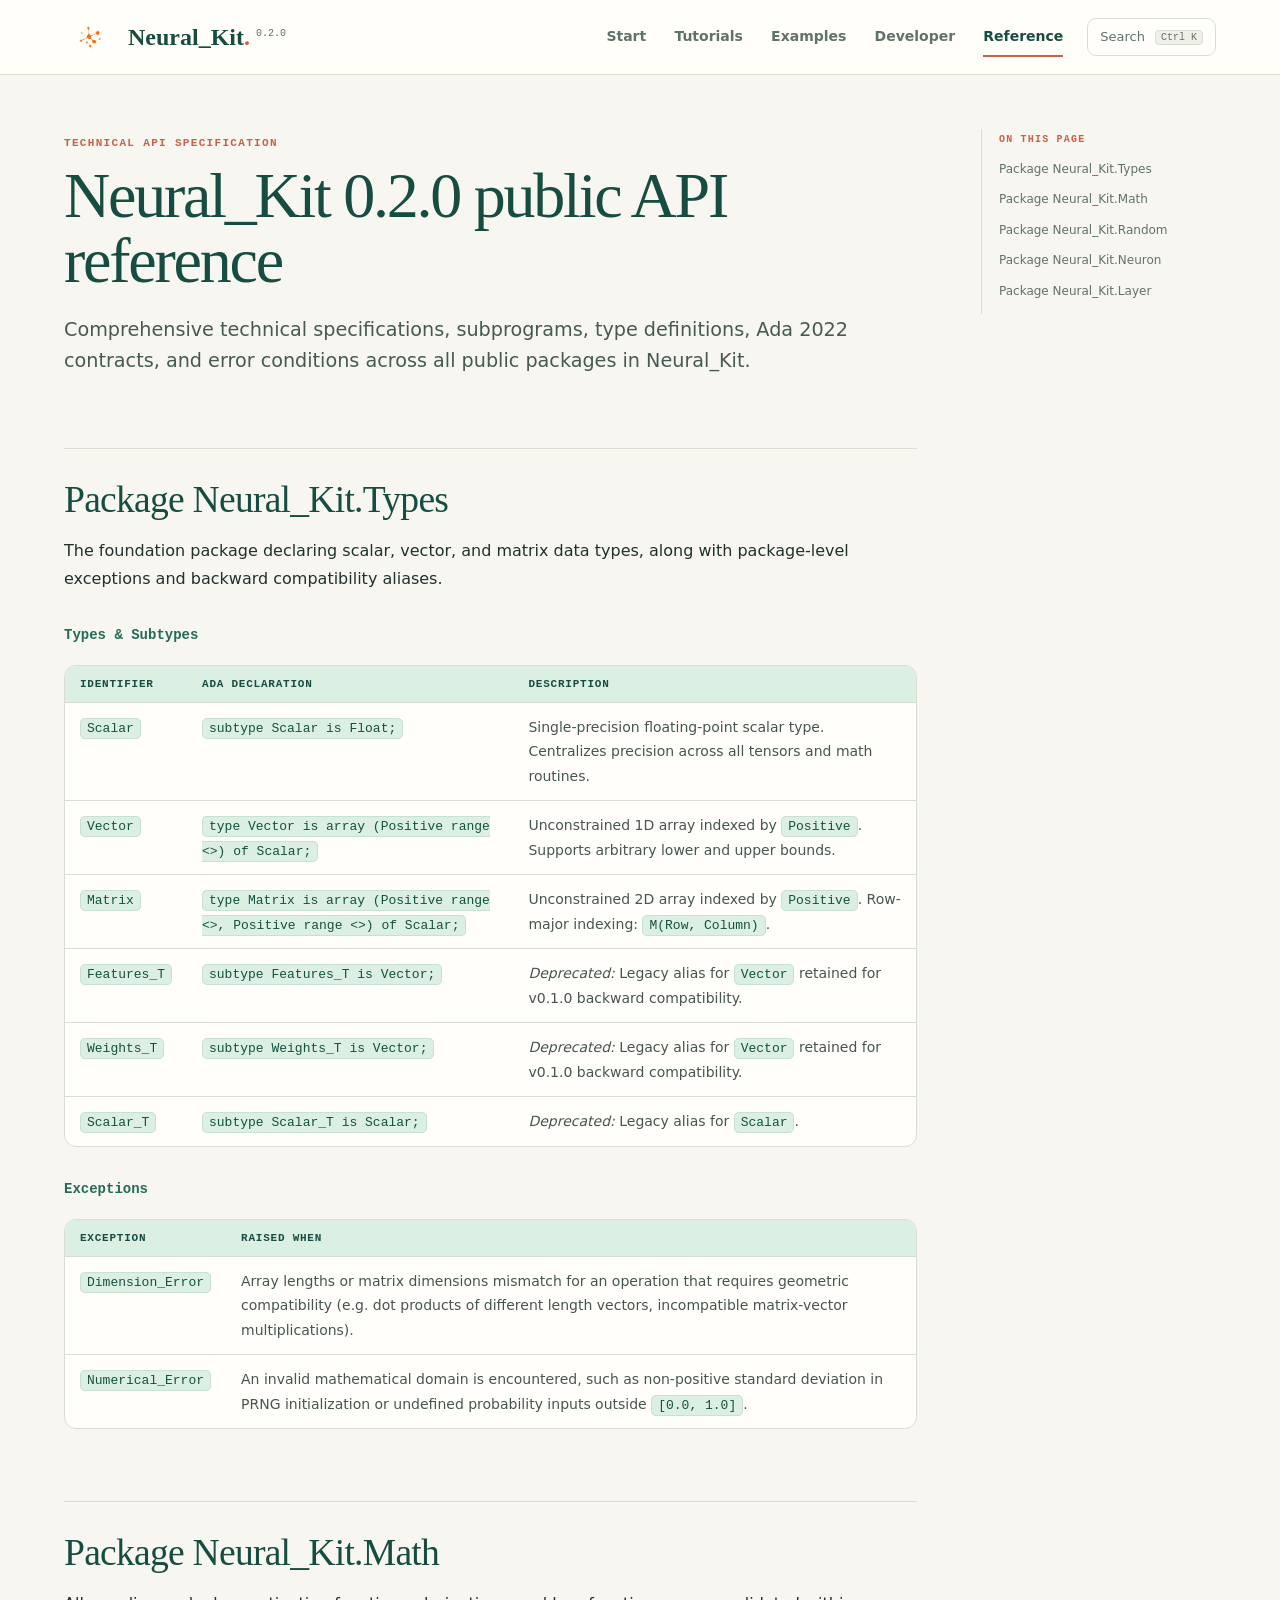
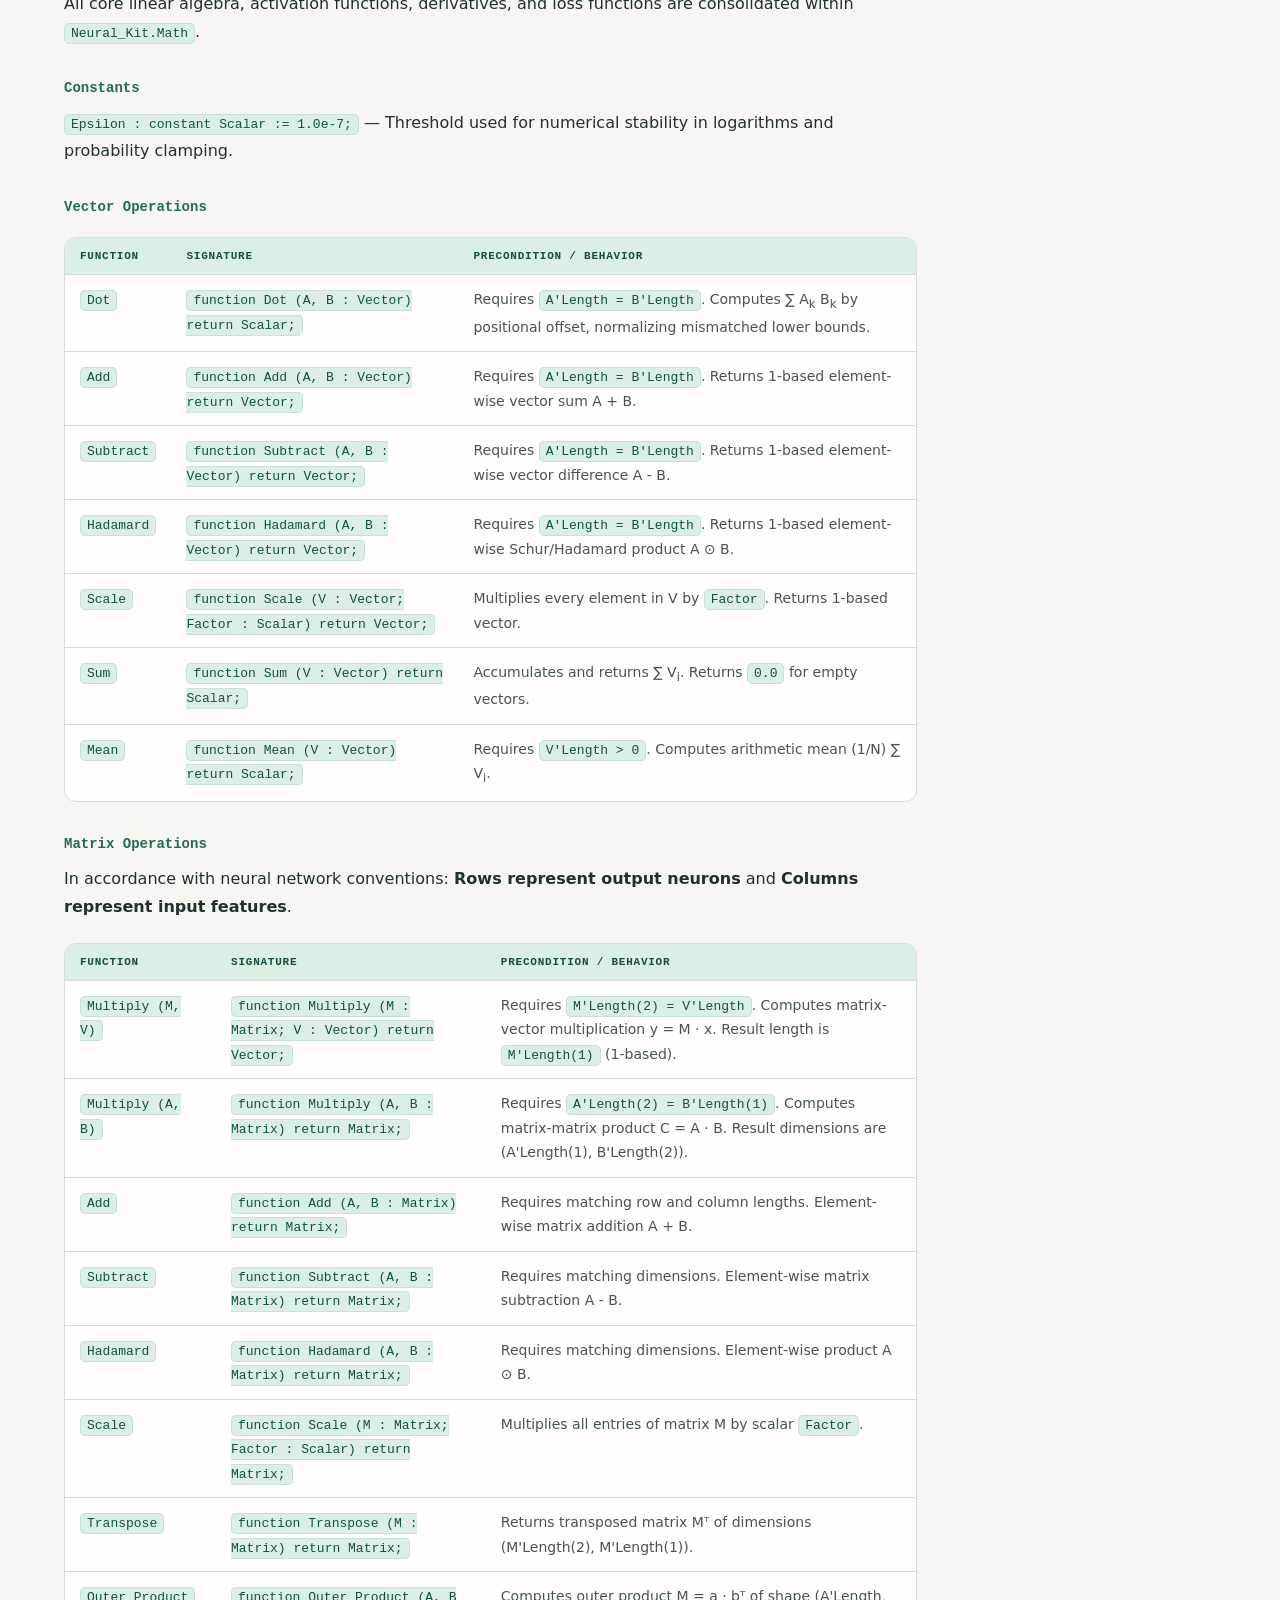
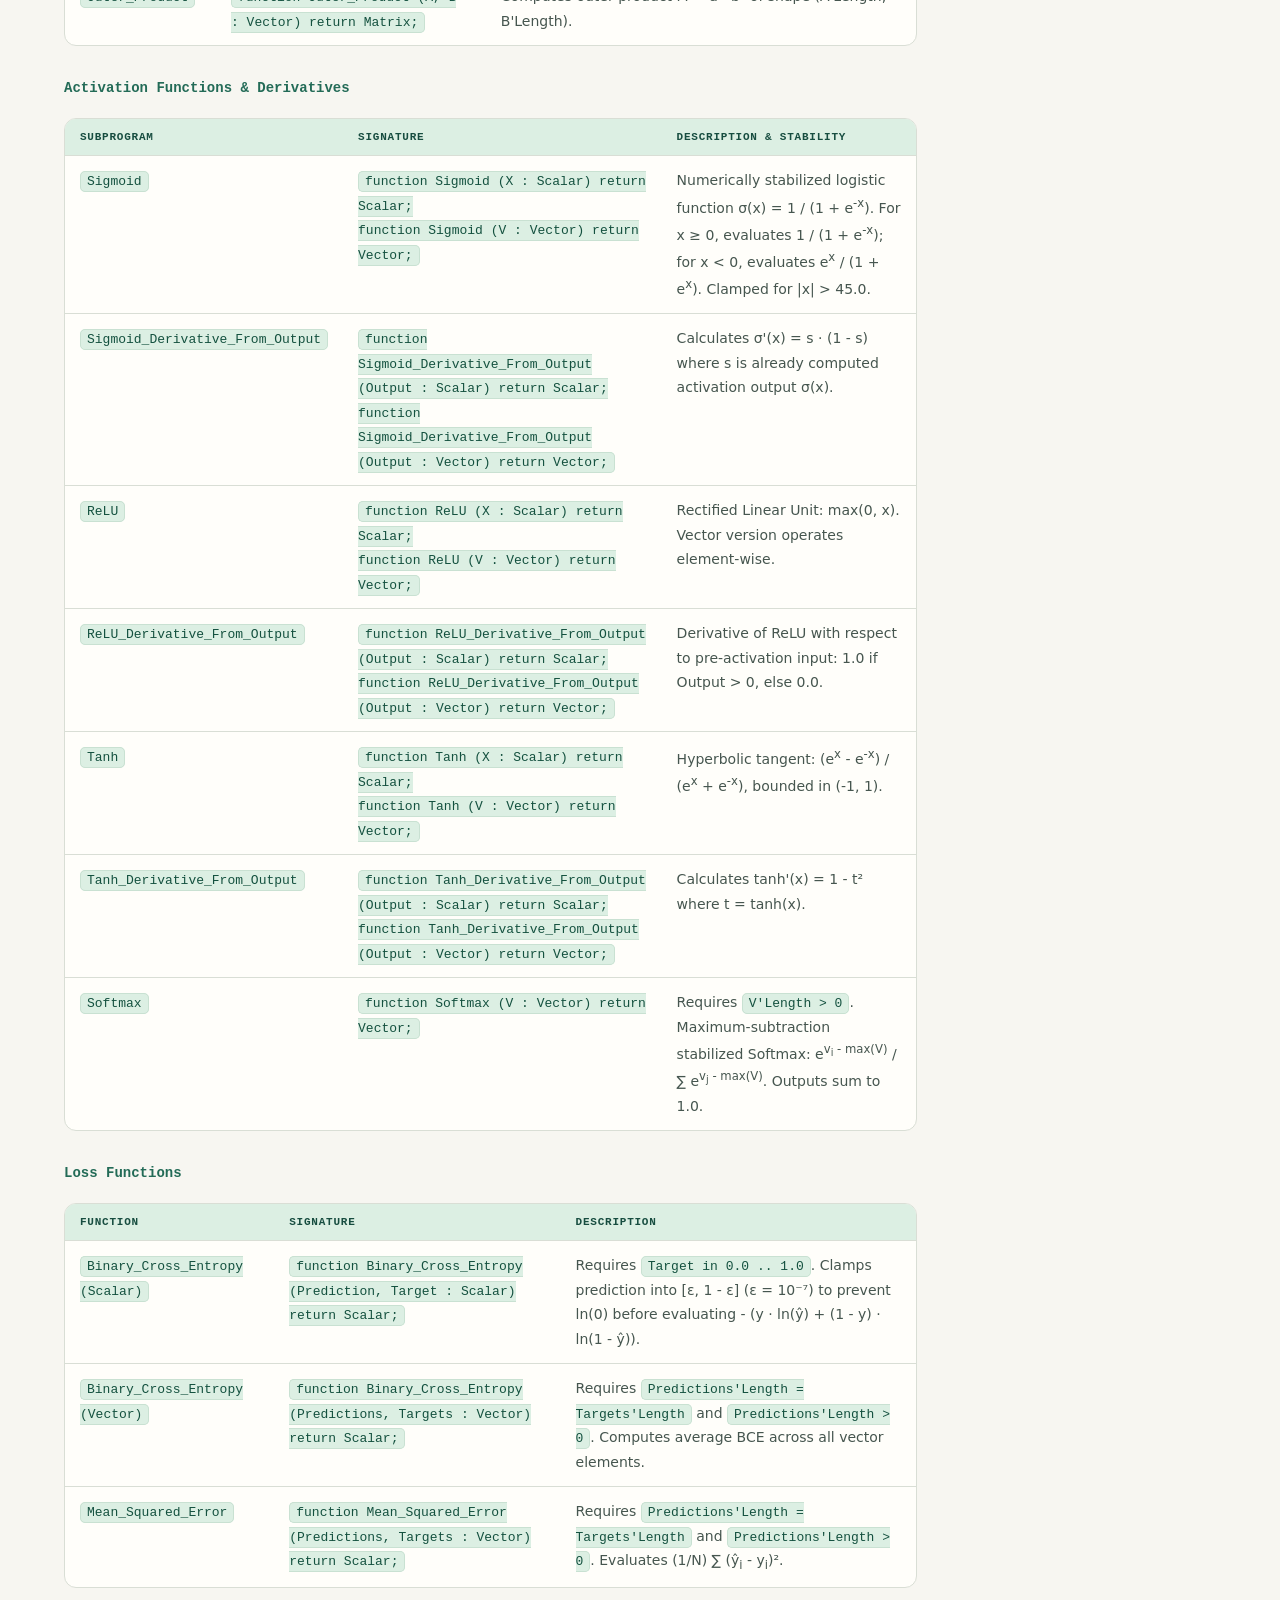
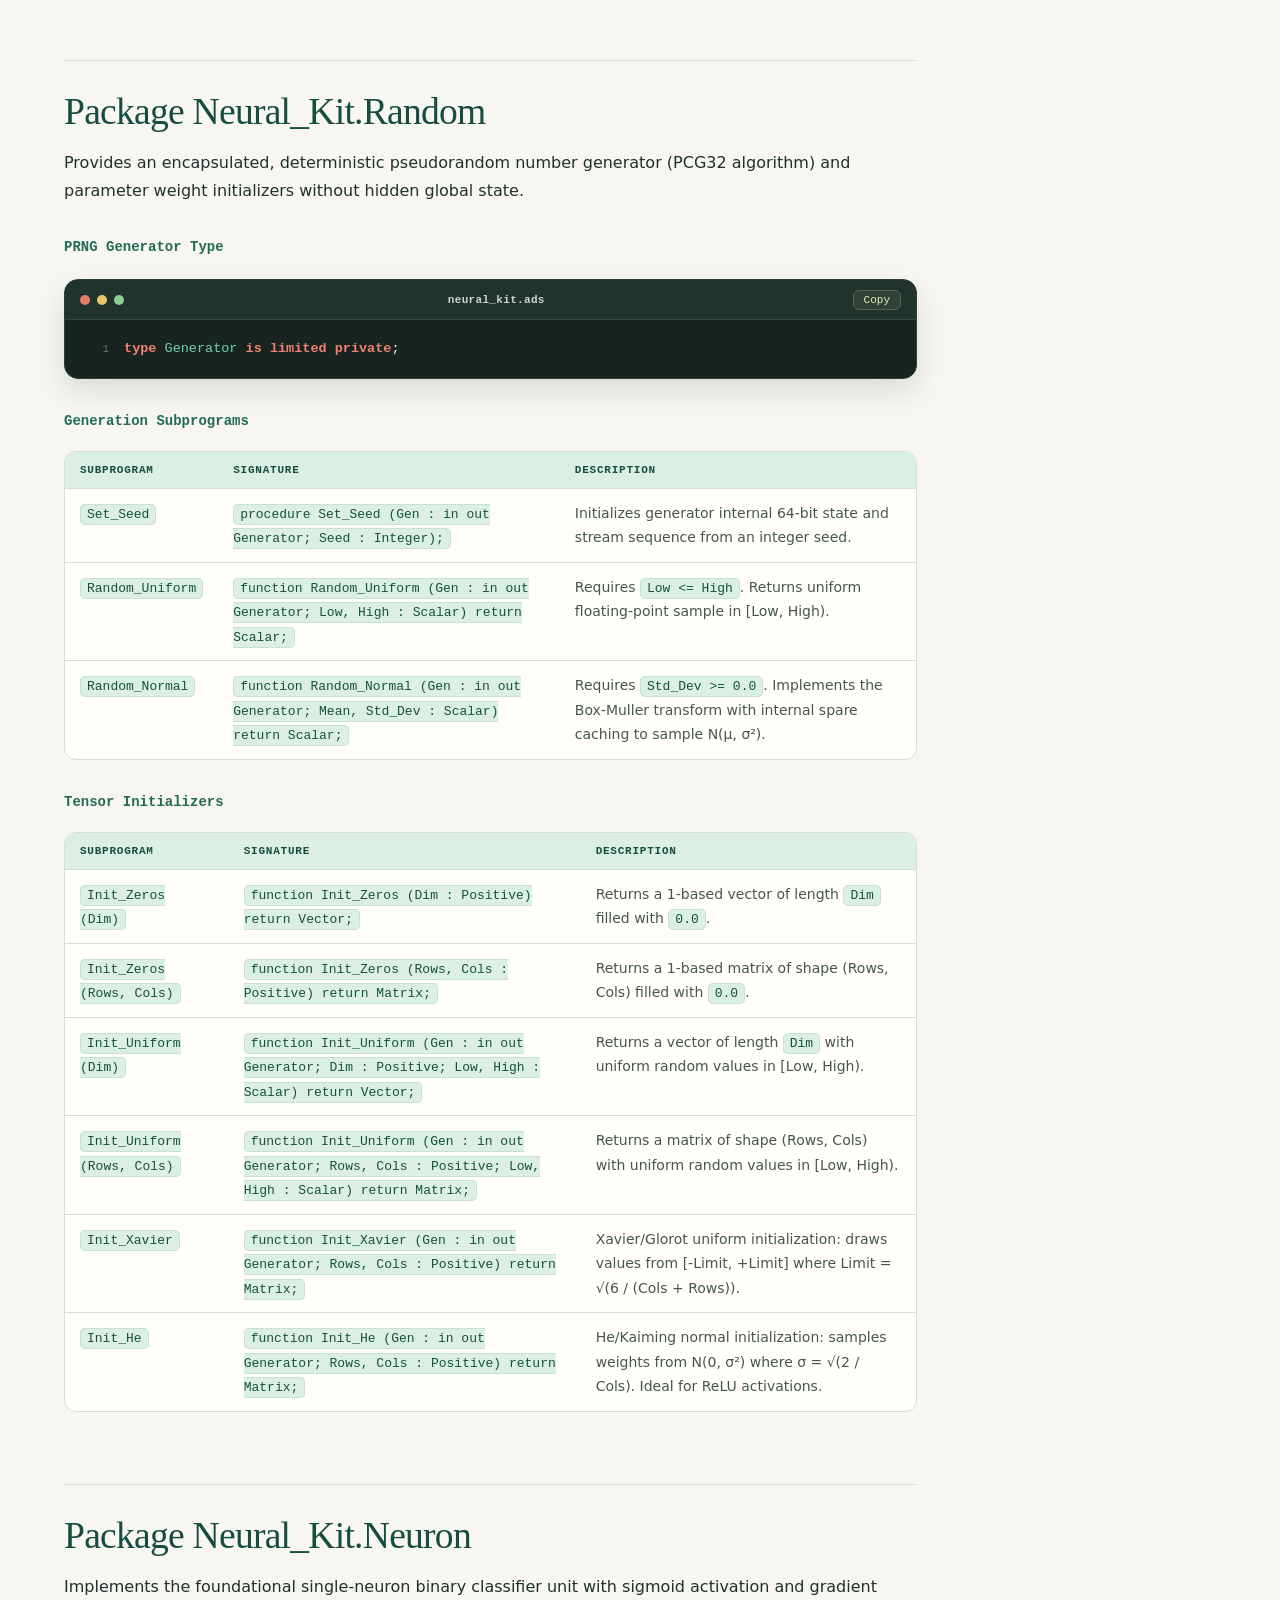
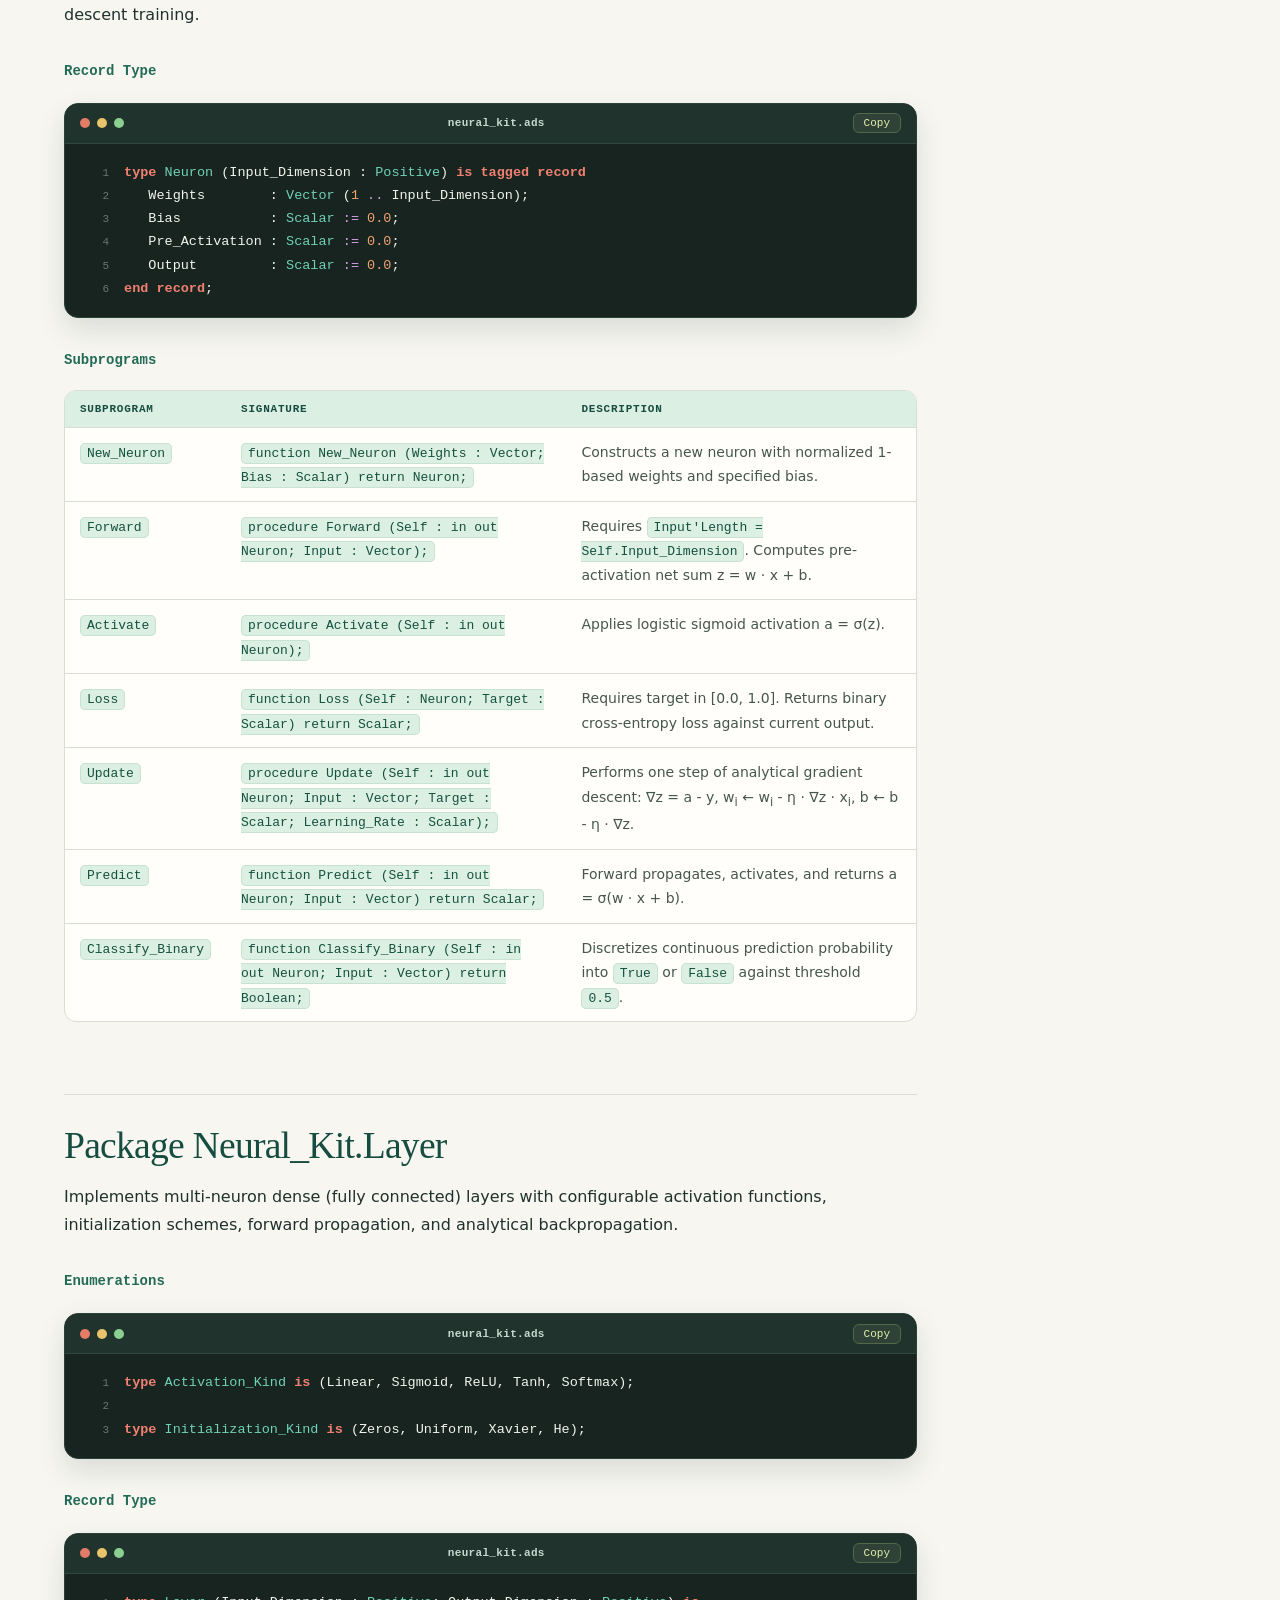
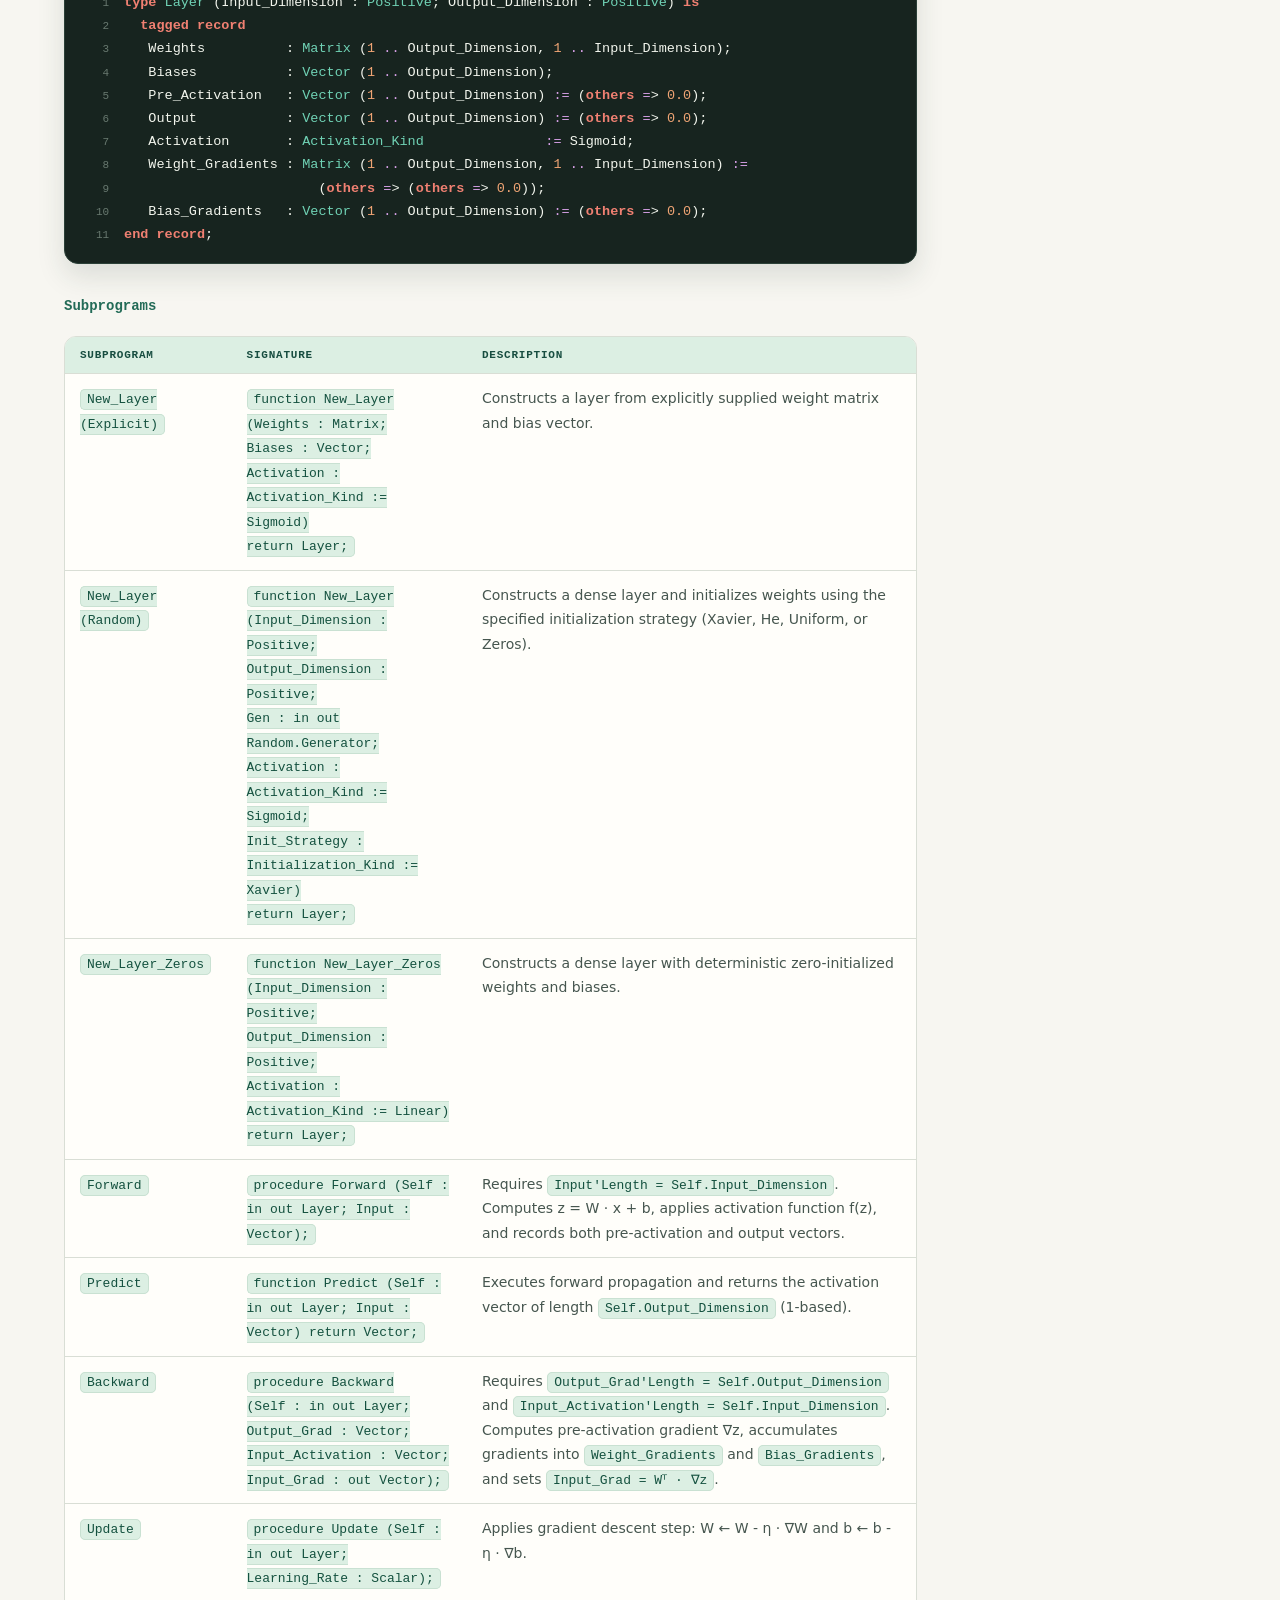
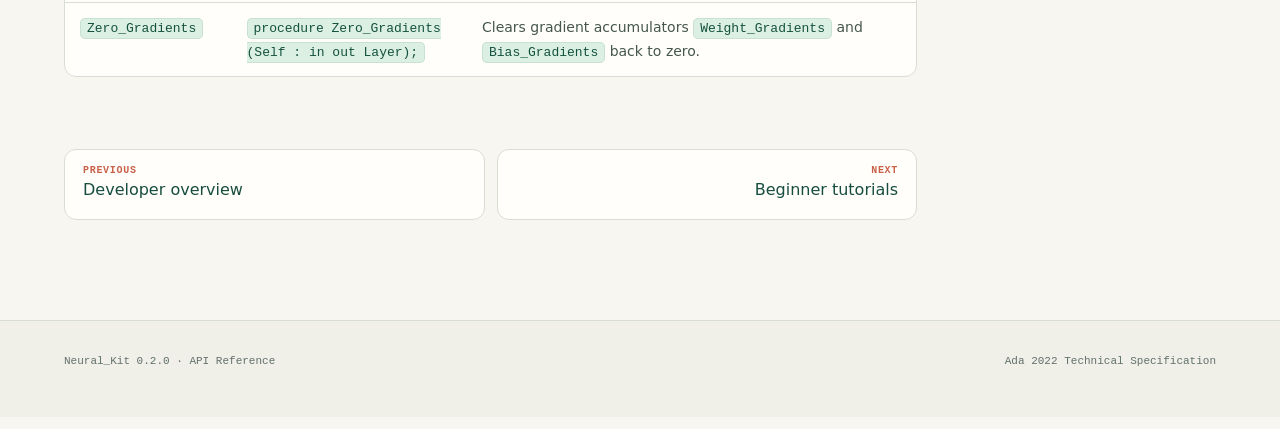
<file: docs/reference.html>
<!doctype html><html lang=en><head><meta charset=utf-8><meta name=viewport content="width=device-width,initial-scale=1"><title>API Reference · Neural_Kit 0.2.0</title><link rel=stylesheet href="styles.css"><link rel="icon" type="image/png" href="assets/logo.png"></head><body data-r=""><header><div class=w><a class=brand href="index.html"><img src="assets/logo.png" alt="Neural_Kit"><span>Neural_Kit<i>.</i><sup>0.2.0</sup></span></a><nav><a href="getting-started.html">Start</a><a href="tutorials/index.html">Tutorials</a><a href="examples/index.html">Examples</a><a href="developer-overview.html">Developer</a><a href="reference.html" class=on>Reference</a></nav><button class=sb id=sk>Search <kbd>Ctrl K</kbd></button><button class=mb id=mb aria-label=Menu>≡</button></div></header><div class="w doc"><article>
<p class=eb>Technical API Specification</p><h1>Neural_Kit 0.2.0 public API reference</h1>
<p class=lead>Comprehensive technical specifications, subprograms, type definitions, Ada 2022 contracts, and error conditions across all public packages in Neural_Kit.</p>

<h2 id="neural_kit-types">Package Neural_Kit.Types</h2>
<p>The foundation package declaring scalar, vector, and matrix data types, along with package-level exceptions and backward compatibility aliases.</p>

<h3>Types & Subtypes</h3>
<table>
<tr><th>Identifier<th>Ada Declaration<th>Description</tr>
<tr><td><code>Scalar</code><td><code>subtype Scalar is Float;</code><td>Single-precision floating-point scalar type. Centralizes precision across all tensors and math routines.</tr>
<tr><td><code>Vector</code><td><code>type Vector is array (Positive range &lt;&gt;) of Scalar;</code><td>Unconstrained 1D array indexed by <code>Positive</code>. Supports arbitrary lower and upper bounds.</tr>
<tr><td><code>Matrix</code><td><code>type Matrix is array (Positive range &lt;&gt;, Positive range &lt;&gt;) of Scalar;</code><td>Unconstrained 2D array indexed by <code>Positive</code>. Row-major indexing: <code>M(Row, Column)</code>.</tr>
<tr><td><code>Features_T</code><td><code>subtype Features_T is Vector;</code><td><em>Deprecated:</em> Legacy alias for <code>Vector</code> retained for v0.1.0 backward compatibility.</tr>
<tr><td><code>Weights_T</code><td><code>subtype Weights_T is Vector;</code><td><em>Deprecated:</em> Legacy alias for <code>Vector</code> retained for v0.1.0 backward compatibility.</tr>
<tr><td><code>Scalar_T</code><td><code>subtype Scalar_T is Scalar;</code><td><em>Deprecated:</em> Legacy alias for <code>Scalar</code>.</tr>
</table>

<h3>Exceptions</h3>
<table>
<tr><th>Exception<th>Raised When</tr>
<tr><td><code>Dimension_Error</code><td>Array lengths or matrix dimensions mismatch for an operation that requires geometric compatibility (e.g. dot products of different length vectors, incompatible matrix-vector multiplications).</td></tr>
<tr><td><code>Numerical_Error</code><td>An invalid mathematical domain is encountered, such as non-positive standard deviation in PRNG initialization or undefined probability inputs outside <code>[0.0, 1.0]</code>.</td></tr>
</table>

<h2 id="neural_kit-math">Package Neural_Kit.Math</h2>
<p>All core linear algebra, activation functions, derivatives, and loss functions are consolidated within <code>Neural_Kit.Math</code>.</p>

<h3>Constants</h3>
<p><code>Epsilon : constant Scalar := 1.0e-7;</code> &mdash; Threshold used for numerical stability in logarithms and probability clamping.</p>

<h3>Vector Operations</h3>
<table>
<tr><th>Function<th>Signature<th>Precondition / Behavior</tr>
<tr><td><code>Dot</code><td><code>function Dot (A, B : Vector) return Scalar;</code><td>Requires <code>A'Length = B'Length</code>. Computes ∑ A<sub>k</sub> B<sub>k</sub> by positional offset, normalizing mismatched lower bounds.</td></tr>
<tr><td><code>Add</code><td><code>function Add (A, B : Vector) return Vector;</code><td>Requires <code>A'Length = B'Length</code>. Returns 1-based element-wise vector sum A + B.</td></tr>
<tr><td><code>Subtract</code><td><code>function Subtract (A, B : Vector) return Vector;</code><td>Requires <code>A'Length = B'Length</code>. Returns 1-based element-wise vector difference A - B.</td></tr>
<tr><td><code>Hadamard</code><td><code>function Hadamard (A, B : Vector) return Vector;</code><td>Requires <code>A'Length = B'Length</code>. Returns 1-based element-wise Schur/Hadamard product A ⊙ B.</td></tr>
<tr><td><code>Scale</code><td><code>function Scale (V : Vector; Factor : Scalar) return Vector;</code><td>Multiplies every element in V by <code>Factor</code>. Returns 1-based vector.</td></tr>
<tr><td><code>Sum</code><td><code>function Sum (V : Vector) return Scalar;</code><td>Accumulates and returns ∑ V<sub>i</sub>. Returns <code>0.0</code> for empty vectors.</td></tr>
<tr><td><code>Mean</code><td><code>function Mean (V : Vector) return Scalar;</code><td>Requires <code>V'Length &gt; 0</code>. Computes arithmetic mean (1/N) ∑ V<sub>i</sub>.</td></tr>
</table>

<h3>Matrix Operations</h3>
<p>In accordance with neural network conventions: <b>Rows represent output neurons</b> and <b>Columns represent input features</b>.</p>
<table>
<tr><th>Function<th>Signature<th>Precondition / Behavior</tr>
<tr><td><code>Multiply (M, V)</code><td><code>function Multiply (M : Matrix; V : Vector) return Vector;</code><td>Requires <code>M'Length(2) = V'Length</code>. Computes matrix-vector multiplication y = M · x. Result length is <code>M'Length(1)</code> (1-based).</td></tr>
<tr><td><code>Multiply (A, B)</code><td><code>function Multiply (A, B : Matrix) return Matrix;</code><td>Requires <code>A'Length(2) = B'Length(1)</code>. Computes matrix-matrix product C = A · B. Result dimensions are (A'Length(1), B'Length(2)).</td></tr>
<tr><td><code>Add</code><td><code>function Add (A, B : Matrix) return Matrix;</code><td>Requires matching row and column lengths. Element-wise matrix addition A + B.</td></tr>
<tr><td><code>Subtract</code><td><code>function Subtract (A, B : Matrix) return Matrix;</code><td>Requires matching dimensions. Element-wise matrix subtraction A - B.</td></tr>
<tr><td><code>Hadamard</code><td><code>function Hadamard (A, B : Matrix) return Matrix;</code><td>Requires matching dimensions. Element-wise product A ⊙ B.</td></tr>
<tr><td><code>Scale</code><td><code>function Scale (M : Matrix; Factor : Scalar) return Matrix;</code><td>Multiplies all entries of matrix M by scalar <code>Factor</code>.</td></tr>
<tr><td><code>Transpose</code><td><code>function Transpose (M : Matrix) return Matrix;</code><td>Returns transposed matrix Mᵀ of dimensions (M'Length(2), M'Length(1)).</td></tr>
<tr><td><code>Outer_Product</code><td><code>function Outer_Product (A, B : Vector) return Matrix;</code><td>Computes outer product M = a · bᵀ of shape (A'Length, B'Length).</td></tr>
</table>

<h3>Activation Functions & Derivatives</h3>
<table>
<tr><th>Subprogram<th>Signature<th>Description & Stability</tr>
<tr><td><code>Sigmoid</code><td><code>function Sigmoid (X : Scalar) return Scalar;<br>function Sigmoid (V : Vector) return Vector;</code><td>Numerically stabilized logistic function σ(x) = 1 / (1 + e<sup>-x</sup>). For x ≥ 0, evaluates 1 / (1 + e<sup>-x</sup>); for x &lt; 0, evaluates e<sup>x</sup> / (1 + e<sup>x</sup>). Clamped for |x| &gt; 45.0.</td></tr>
<tr><td><code>Sigmoid_Derivative_From_Output</code><td><code>function Sigmoid_Derivative_From_Output (Output : Scalar) return Scalar;<br>function Sigmoid_Derivative_From_Output (Output : Vector) return Vector;</code><td>Calculates σ'(x) = s · (1 - s) where s is already computed activation output σ(x).</td></tr>
<tr><td><code>ReLU</code><td><code>function ReLU (X : Scalar) return Scalar;<br>function ReLU (V : Vector) return Vector;</code><td>Rectified Linear Unit: max(0, x). Vector version operates element-wise.</td></tr>
<tr><td><code>ReLU_Derivative_From_Output</code><td><code>function ReLU_Derivative_From_Output (Output : Scalar) return Scalar;<br>function ReLU_Derivative_From_Output (Output : Vector) return Vector;</code><td>Derivative of ReLU with respect to pre-activation input: 1.0 if Output &gt; 0, else 0.0.</td></tr>
<tr><td><code>Tanh</code><td><code>function Tanh (X : Scalar) return Scalar;<br>function Tanh (V : Vector) return Vector;</code><td>Hyperbolic tangent: (e<sup>x</sup> - e<sup>-x</sup>) / (e<sup>x</sup> + e<sup>-x</sup>), bounded in (-1, 1).</td></tr>
<tr><td><code>Tanh_Derivative_From_Output</code><td><code>function Tanh_Derivative_From_Output (Output : Scalar) return Scalar;<br>function Tanh_Derivative_From_Output (Output : Vector) return Vector;</code><td>Calculates tanh'(x) = 1 - t² where t = tanh(x).</td></tr>
<tr><td><code>Softmax</code><td><code>function Softmax (V : Vector) return Vector;</code><td>Requires <code>V'Length &gt; 0</code>. Maximum-subtraction stabilized Softmax: e<sup>v<sub>i</sub> - max(V)</sup> / ∑ e<sup>v<sub>j</sub> - max(V)</sup>. Outputs sum to 1.0.</td></tr>
</table>

<h3>Loss Functions</h3>
<table>
<tr><th>Function<th>Signature<th>Description</tr>
<tr><td><code>Binary_Cross_Entropy (Scalar)</code><td><code>function Binary_Cross_Entropy (Prediction, Target : Scalar) return Scalar;</code><td>Requires <code>Target in 0.0 .. 1.0</code>. Clamps prediction into [ε, 1 - ε] (ε = 10⁻⁷) to prevent ln(0) before evaluating - (y · ln(ŷ) + (1 - y) · ln(1 - ŷ)).</td></tr>
<tr><td><code>Binary_Cross_Entropy (Vector)</code><td><code>function Binary_Cross_Entropy (Predictions, Targets : Vector) return Scalar;</code><td>Requires <code>Predictions'Length = Targets'Length</code> and <code>Predictions'Length &gt; 0</code>. Computes average BCE across all vector elements.</td></tr>
<tr><td><code>Mean_Squared_Error</code><td><code>function Mean_Squared_Error (Predictions, Targets : Vector) return Scalar;</code><td>Requires <code>Predictions'Length = Targets'Length</code> and <code>Predictions'Length &gt; 0</code>. Evaluates (1/N) ∑ (ŷ<sub>i</sub> - y<sub>i</sub>)².</td></tr>
</table>

<h2 id="neural_kit-random">Package Neural_Kit.Random</h2>
<p>Provides an encapsulated, deterministic pseudorandom number generator (PCG32 algorithm) and parameter weight initializers without hidden global state.</p>

<h3>PRNG Generator Type</h3>
<pre><code>type Generator is limited private;</code></pre>

<h3>Generation Subprograms</h3>
<table>
<tr><th>Subprogram<th>Signature<th>Description</tr>
<tr><td><code>Set_Seed</code><td><code>procedure Set_Seed (Gen : in out Generator; Seed : Integer);</code><td>Initializes generator internal 64-bit state and stream sequence from an integer seed.</td></tr>
<tr><td><code>Random_Uniform</code><td><code>function Random_Uniform (Gen : in out Generator; Low, High : Scalar) return Scalar;</code><td>Requires <code>Low &lt;= High</code>. Returns uniform floating-point sample in [Low, High).</td></tr>
<tr><td><code>Random_Normal</code><td><code>function Random_Normal (Gen : in out Generator; Mean, Std_Dev : Scalar) return Scalar;</code><td>Requires <code>Std_Dev &gt;= 0.0</code>. Implements the Box-Muller transform with internal spare caching to sample N(μ, σ²).</td></tr>
</table>

<h3>Tensor Initializers</h3>
<table>
<tr><th>Subprogram<th>Signature<th>Description</tr>
<tr><td><code>Init_Zeros (Dim)</code><td><code>function Init_Zeros (Dim : Positive) return Vector;</code><td>Returns a 1-based vector of length <code>Dim</code> filled with <code>0.0</code>.</td></tr>
<tr><td><code>Init_Zeros (Rows, Cols)</code><td><code>function Init_Zeros (Rows, Cols : Positive) return Matrix;</code><td>Returns a 1-based matrix of shape (Rows, Cols) filled with <code>0.0</code>.</td></tr>
<tr><td><code>Init_Uniform (Dim)</code><td><code>function Init_Uniform (Gen : in out Generator; Dim : Positive; Low, High : Scalar) return Vector;</code><td>Returns a vector of length <code>Dim</code> with uniform random values in [Low, High).</td></tr>
<tr><td><code>Init_Uniform (Rows, Cols)</code><td><code>function Init_Uniform (Gen : in out Generator; Rows, Cols : Positive; Low, High : Scalar) return Matrix;</code><td>Returns a matrix of shape (Rows, Cols) with uniform random values in [Low, High).</td></tr>
<tr><td><code>Init_Xavier</code><td><code>function Init_Xavier (Gen : in out Generator; Rows, Cols : Positive) return Matrix;</code><td>Xavier/Glorot uniform initialization: draws values from [-Limit, +Limit] where Limit = √(6 / (Cols + Rows)).</td></tr>
<tr><td><code>Init_He</code><td><code>function Init_He (Gen : in out Generator; Rows, Cols : Positive) return Matrix;</code><td>He/Kaiming normal initialization: samples weights from N(0, σ²) where σ = √(2 / Cols). Ideal for ReLU activations.</td></tr>
</table>

<h2 id="neural_kit-neuron">Package Neural_Kit.Neuron</h2>
<p>Implements the foundational single-neuron binary classifier unit with sigmoid activation and gradient descent training.</p>

<h3>Record Type</h3>
<pre><code>type Neuron (Input_Dimension : Positive) is tagged record
   Weights        : Vector (1 .. Input_Dimension);
   Bias           : Scalar := 0.0;
   Pre_Activation : Scalar := 0.0;
   Output         : Scalar := 0.0;
end record;</code></pre>

<h3>Subprograms</h3>
<table>
<tr><th>Subprogram<th>Signature<th>Description</tr>
<tr><td><code>New_Neuron</code><td><code>function New_Neuron (Weights : Vector; Bias : Scalar) return Neuron;</code><td>Constructs a new neuron with normalized 1-based weights and specified bias.</td></tr>
<tr><td><code>Forward</code><td><code>procedure Forward (Self : in out Neuron; Input : Vector);</code><td>Requires <code>Input'Length = Self.Input_Dimension</code>. Computes pre-activation net sum z = w · x + b.</td></tr>
<tr><td><code>Activate</code><td><code>procedure Activate (Self : in out Neuron);</code><td>Applies logistic sigmoid activation a = σ(z).</td></tr>
<tr><td><code>Loss</code><td><code>function Loss (Self : Neuron; Target : Scalar) return Scalar;</code><td>Requires target in [0.0, 1.0]. Returns binary cross-entropy loss against current output.</td></tr>
<tr><td><code>Update</code><td><code>procedure Update (Self : in out Neuron; Input : Vector; Target : Scalar; Learning_Rate : Scalar);</code><td>Performs one step of analytical gradient descent: ∇z = a - y, w<sub>i</sub> ← w<sub>i</sub> - η · ∇z · x<sub>i</sub>, b ← b - η · ∇z.</td></tr>
<tr><td><code>Predict</code><td><code>function Predict (Self : in out Neuron; Input : Vector) return Scalar;</code><td>Forward propagates, activates, and returns a = σ(w · x + b).</td></tr>
<tr><td><code>Classify_Binary</code><td><code>function Classify_Binary (Self : in out Neuron; Input : Vector) return Boolean;</code><td>Discretizes continuous prediction probability into <code>True</code> or <code>False</code> against threshold <code>0.5</code>.</td></tr>
</table>

<h2 id="neural_kit-layer">Package Neural_Kit.Layer</h2>
<p>Implements multi-neuron dense (fully connected) layers with configurable activation functions, initialization schemes, forward propagation, and analytical backpropagation.</p>

<h3>Enumerations</h3>
<pre><code>type Activation_Kind is (Linear, Sigmoid, ReLU, Tanh, Softmax);

type Initialization_Kind is (Zeros, Uniform, Xavier, He);</code></pre>

<h3>Record Type</h3>
<pre><code>type Layer (Input_Dimension : Positive; Output_Dimension : Positive) is
  tagged record
   Weights          : Matrix (1 .. Output_Dimension, 1 .. Input_Dimension);
   Biases           : Vector (1 .. Output_Dimension);
   Pre_Activation   : Vector (1 .. Output_Dimension) := (others => 0.0);
   Output           : Vector (1 .. Output_Dimension) := (others => 0.0);
   Activation       : Activation_Kind               := Sigmoid;
   Weight_Gradients : Matrix (1 .. Output_Dimension, 1 .. Input_Dimension) :=
                        (others => (others => 0.0));
   Bias_Gradients   : Vector (1 .. Output_Dimension) := (others => 0.0);
end record;</code></pre>

<h3>Subprograms</h3>
<table>
<tr><th>Subprogram<th>Signature<th>Description</tr>
<tr><td><code>New_Layer (Explicit)</code><td><code>function New_Layer<br>  (Weights    : Matrix;<br>   Biases     : Vector;<br>   Activation : Activation_Kind := Sigmoid)<br>   return Layer;</code><td>Constructs a layer from explicitly supplied weight matrix and bias vector.</td></tr>
<tr><td><code>New_Layer (Random)</code><td><code>function New_Layer<br>  (Input_Dimension  : Positive;<br>   Output_Dimension : Positive;<br>   Gen              : in out Random.Generator;<br>   Activation       : Activation_Kind     := Sigmoid;<br>   Init_Strategy    : Initialization_Kind := Xavier)<br>   return Layer;</code><td>Constructs a dense layer and initializes weights using the specified initialization strategy (Xavier, He, Uniform, or Zeros).</td></tr>
<tr><td><code>New_Layer_Zeros</code><td><code>function New_Layer_Zeros<br>  (Input_Dimension  : Positive;<br>   Output_Dimension : Positive;<br>   Activation       : Activation_Kind := Linear)<br>   return Layer;</code><td>Constructs a dense layer with deterministic zero-initialized weights and biases.</td></tr>
<tr><td><code>Forward</code><td><code>procedure Forward (Self : in out Layer; Input : Vector);</code><td>Requires <code>Input'Length = Self.Input_Dimension</code>. Computes z = W · x + b, applies activation function f(z), and records both pre-activation and output vectors.</td></tr>
<tr><td><code>Predict</code><td><code>function Predict (Self : in out Layer; Input : Vector) return Vector;</code><td>Executes forward propagation and returns the activation vector of length <code>Self.Output_Dimension</code> (1-based).</td></tr>
<tr><td><code>Backward</code><td><code>procedure Backward<br>  (Self             : in out Layer;<br>   Output_Grad      : Vector;<br>   Input_Activation : Vector;<br>   Input_Grad       : out Vector);</code><td>Requires <code>Output_Grad'Length = Self.Output_Dimension</code> and <code>Input_Activation'Length = Self.Input_Dimension</code>. Computes pre-activation gradient ∇z, accumulates gradients into <code>Weight_Gradients</code> and <code>Bias_Gradients</code>, and sets <code>Input_Grad = Wᵀ · ∇z</code>.</td></tr>
<tr><td><code>Update</code><td><code>procedure Update (Self : in out Layer; Learning_Rate : Scalar);</code><td>Applies gradient descent step: W ← W - η · ∇W and b ← b - η · ∇b.</td></tr>
<tr><td><code>Zero_Gradients</code><td><code>procedure Zero_Gradients (Self : in out Layer);</code><td>Clears gradient accumulators <code>Weight_Gradients</code> and <code>Bias_Gradients</code> back to zero.</td></tr>
</table>

<div class="pn"><a href="developer-overview.html"><small>PREVIOUS</small>Developer overview</a><a href="tutorials/beginner-guide.html"><small>NEXT</small>Beginner tutorials</a></div>

</article><aside id=toc></aside></div><footer><div class=w><span>Neural_Kit 0.2.0 · API Reference</span><span>Ada 2022 Technical Specification</span></div></footer><div id=pal><div><input id=pi placeholder="Search the docs…"><div id=pl></div></div></div>
<script>
const IDX=[["Overview", "index.html", "Home"], ["Getting started", "getting-started.html", "Guide"], ["Tutorials index", "tutorials/index.html", "Course"], ["Beginner tutorial guide", "tutorials/beginner-guide.html", "Tutorial"], ["Developer overview", "developer-overview.html", "Architecture"], ["API reference", "reference.html", "API"]];
const $=s=>document.querySelector(s),$$=s=>[...document.querySelectorAll(s)],R=document.body.dataset.r;
const RE=/(--[^\n]*)|("(?:[^"\\]|\\.)*")|\b(0x[0-9a-fA-F_]+|\d[\d_]*(?:\.\d+)?)\b|\b(with|use|package|body|is|begin|end|function|procedure|return|type|subtype|tagged|record|limited|private|constant|array|of|range|digits|in|out|loop|for|while|if|then|elsif|else|case|when|raise|exception|pragma|null|others)\b|\b(Scalar|Vector|Matrix|Neuron|Layer|Activation_Kind|Initialization_Kind|Generator|Positive|Natural|Integer|Float|Long_Float|Boolean|True|False)\b|('Range|'Length|'First|'Last|'Result|'Valid|'Image|'Access)|(\+|-|\*|\/|:=|=>|\.\.|<=|>=|\/=|=|<|>)/g;
const esc=s=>s.replace(/&/g,'&amp;').replace(/</g,'&lt;').replace(/>/g,'&gt;');
$$('pre').forEach(p=>{
  const c=p.querySelector('code');if(!c)return;const raw=c.textContent,isSh=p.classList.contains('sh');
  let title='neural_kit.ads';
  if(!isSh){
    const hl=esc(raw).replace(RE,(m,cm,st,nu,kw,ty,at,op)=>cm?`<span class="c">${cm}</span>`:st?`<span class="s">${st}</span>`:nu?`<span class="n">${nu}</span>`:kw?`<span class="k">${kw}</span>`:ty?`<span class="t">${ty}</span>`:at?`<span class="b">${at}</span>`:op?`<span class="o">${op}</span>`:m);
    c.innerHTML=hl.split('\n').map(l=>`<span class="line">${l||' '}</span>`).join('');
  }
  const bar=document.createElement('div');bar.className='mac-bar';bar.innerHTML=`<div class="mac-dots"><span class="mac-dot r"></span><span class="mac-dot y"></span><span class="mac-dot g"></span></div><div class="mac-title">${title}</div><button class="cb" type="button">Copy</button>`;
  bar.querySelector('.cb').onclick=()=>navigator.clipboard.writeText(raw);p.prepend(bar);
});
const hs=$$('article h2');if(hs.length>1){$('#toc').innerHTML='<b>ON THIS PAGE</b>'+hs.map(h=>`<a href="#${h.id}">${h.textContent}</a>`).join('');const o=new IntersectionObserver(e=>e.forEach(x=>x.isIntersecting&&$$('#toc a').forEach(a=>a.classList.toggle('on',a.hash=='#'+x.target.id))),{rootMargin:'-20% 0px -70% 0px'});hs.forEach(h=>o.observe(h))}
$('#mb').onclick=()=>document.body.classList.toggle('open');
const P=$('#pal'),pi=$('#pi'),pl=$('#pl');let cur=[],sel=0;
const pr=()=>{const q=pi.value.toLowerCase();cur=IDX.filter(i=>(i[0]+' '+i[2]).toLowerCase().includes(q)).slice(0,9);sel=Math.min(sel,Math.max(cur.length-1,0));pl.innerHTML=cur.map((c,i)=>`<a href="${R+c[1]}" class="${i==sel?'on':''}">${c[0]}<small>${c[2]}</small></a>`).join('')};
const op=v=>{P.classList.toggle('on',v);if(v){pi.value='';sel=0;pr();pi.focus()}};
$('#sk').onclick=()=>op(1);P.onclick=e=>e.target==P&&op(0);pi.oninput=()=>{sel=0;pr()};
addEventListener('keydown',e=>{if((e.ctrlKey||e.metaKey)&&e.key=='k'){e.preventDefault();op(1)}else if(e.key=='Escape')op(0);else if(P.classList.contains('on')){if(e.key=='ArrowDown'){sel=Math.min(sel+1,cur.length-1);pr()}else if(e.key=='ArrowUp'){sel=Math.max(sel-1,0);pr()}else if(e.key=='Enter'&&cur[sel])location.href=R+cur[sel][1]}});
</script></body></html>
</file>
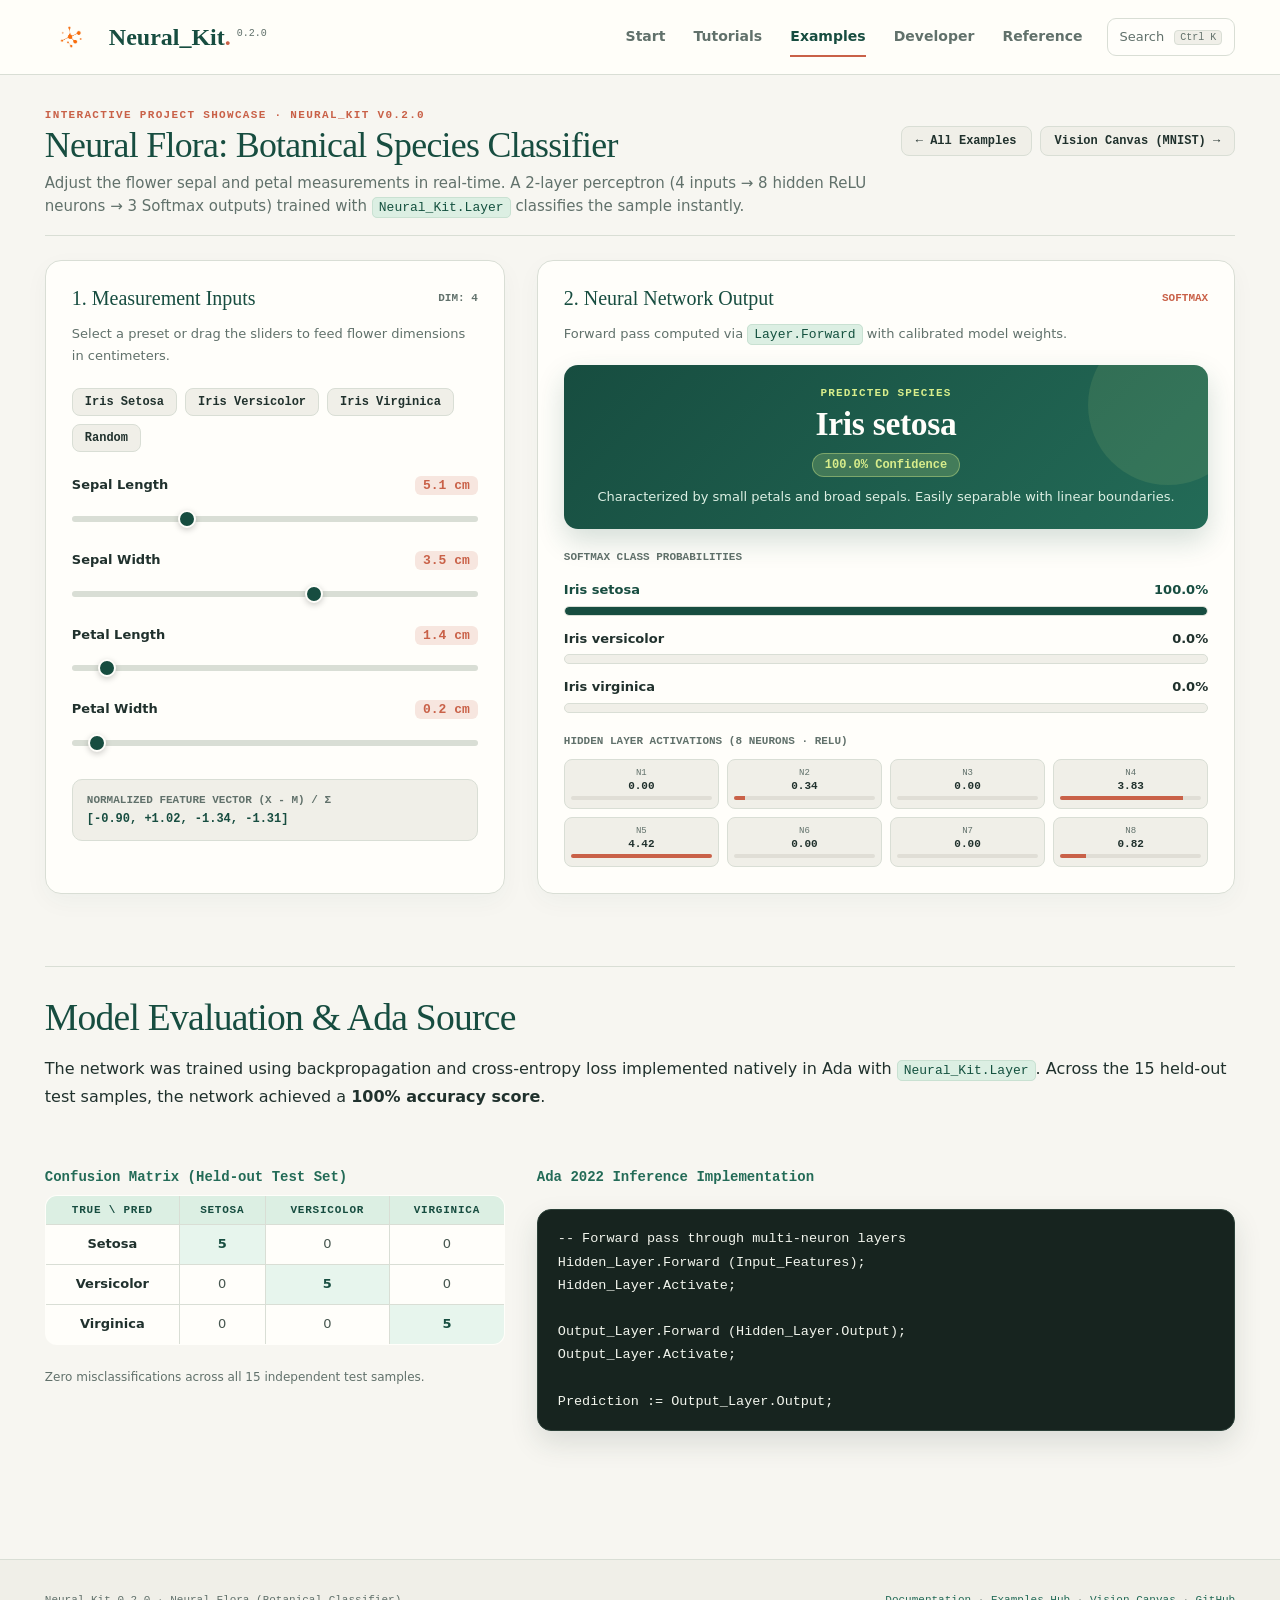
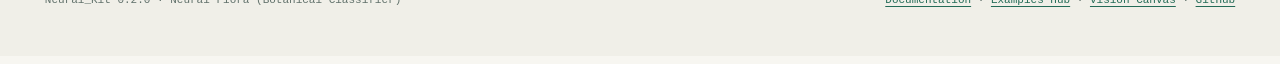
<file: docs/demos/iris.html>
<!doctype html>
<html lang="en">
<head>
<meta charset="utf-8">
<meta http-equiv="refresh" content="0; url=../examples/iris.html">
<title>Redirecting to Neural Flora...</title>
<link rel="canonical" href="../examples/iris.html">
</head>
<body>
<p>Redirecting to <a href="../examples/iris.html">Neural Flora: Botanical Species Classifier</a>...</p>
</body>
</html>
</file>
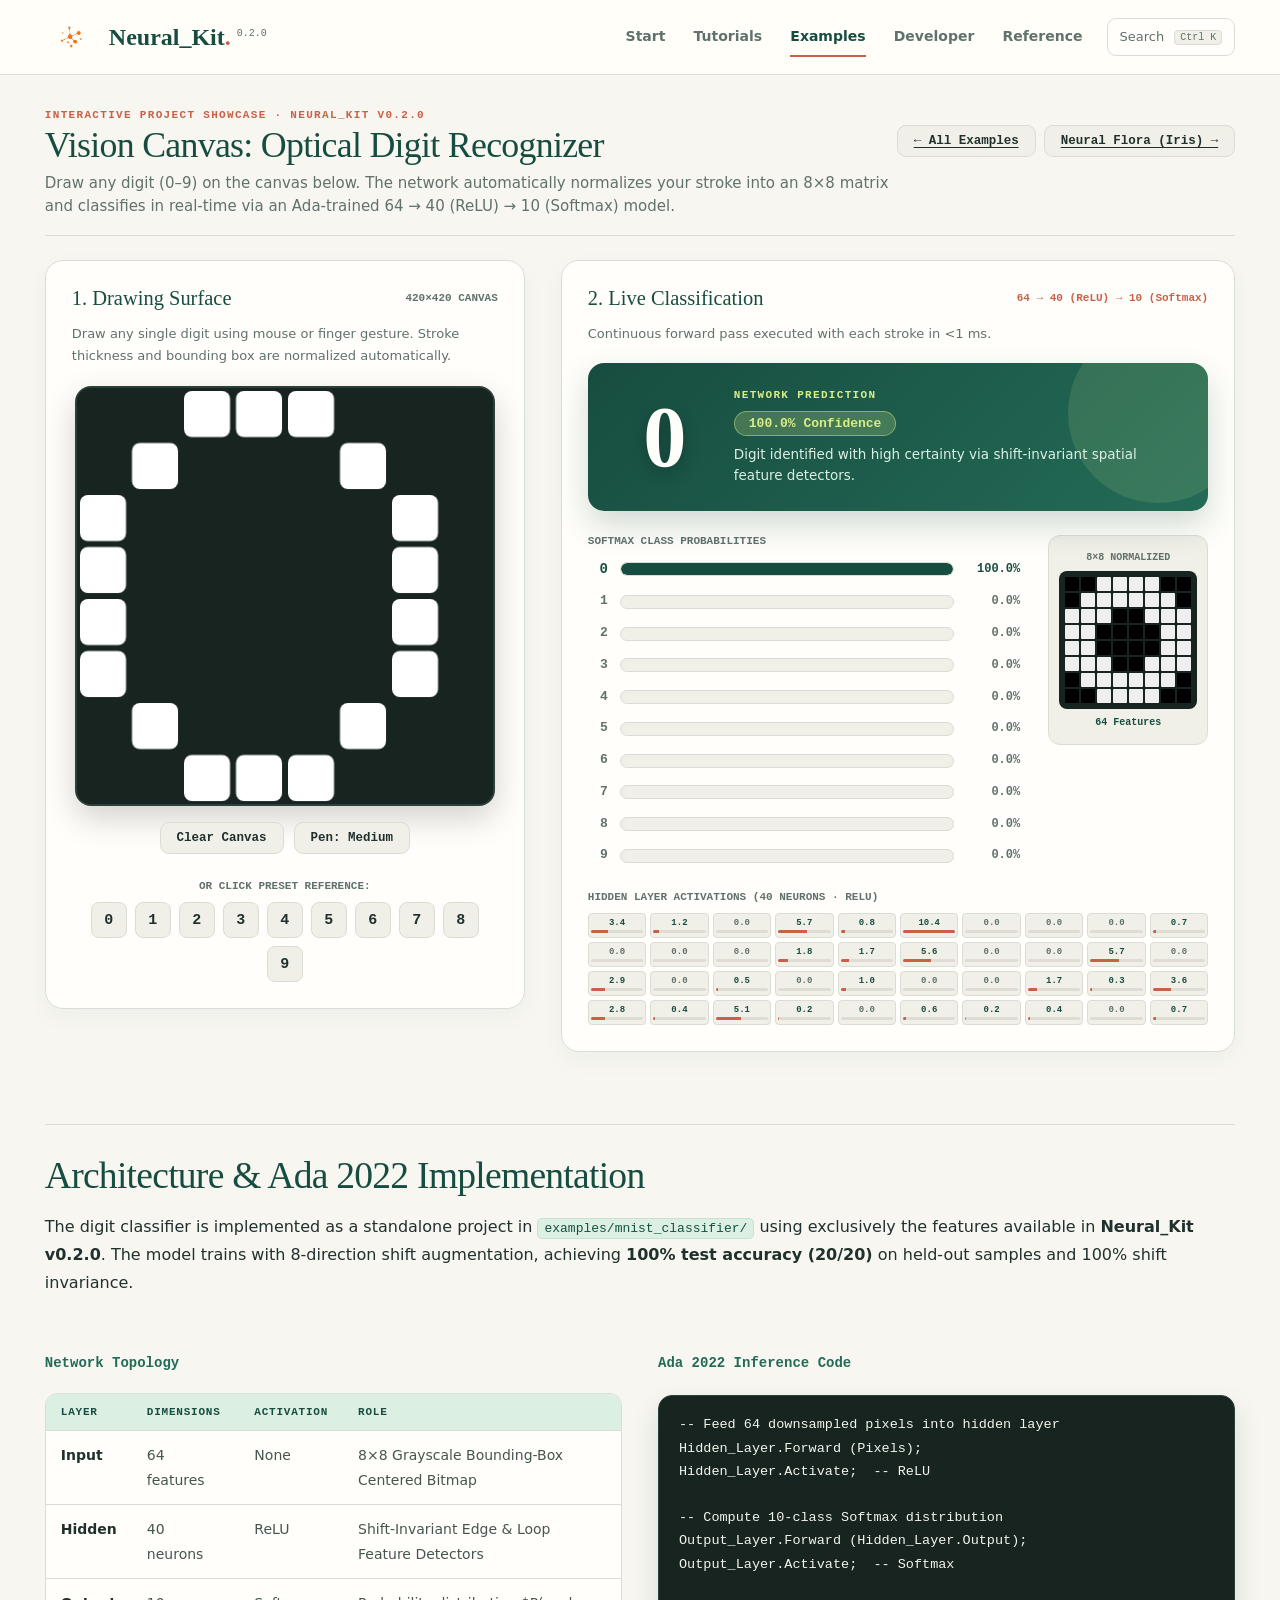
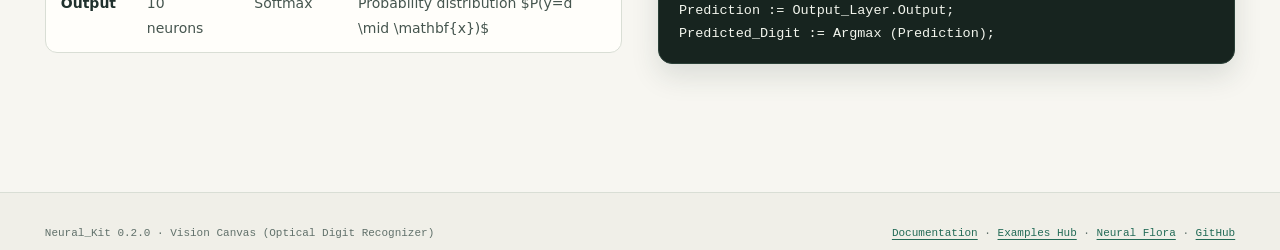
<file: docs/demos/mnist.html>
<!doctype html>
<html lang="en">
<head>
<meta charset="utf-8">
<meta http-equiv="refresh" content="0; url=../examples/mnist.html">
<title>Redirecting to Vision Canvas...</title>
<link rel="canonical" href="../examples/mnist.html">
</head>
<body>
<p>Redirecting to <a href="../examples/mnist.html">Vision Canvas: Optical Digit Recognizer</a>...</p>
</body>
</html>
</file>
<file: Docs/styles.css>
:root{
  --bg:#f7f6f1;--paper:#fffefa;--paper-2:#f0efe8;--ink:#20312d;--muted:#61716b;
  --line:#d9ded5;--green:#174d40;--green-2:#236b57;--mint:#dcefe3;--lime:#d8ed8b;
  --coral:#c96148;--coral-soft:#f7e6df;--serif:"Iowan Old Style","Palatino Linotype",Palatino,Georgia,serif;
  --mono:ui-monospace,"SF Mono",Menlo,Consolas,monospace
}
*{box-sizing:border-box;margin:0}
html{scroll-behavior:smooth;scroll-padding-top:90px}
body{background:var(--bg);color:var(--ink);font:16px/1.75 system-ui,-apple-system,"Segoe UI",sans-serif;-webkit-font-smoothing:antialiased}
::selection{background:var(--lime);color:var(--ink)}
button{font:inherit;color:inherit;background:none;border:0;cursor:pointer}
a{color:var(--green-2);text-underline-offset:3px}
:focus-visible{outline:3px solid var(--coral);outline-offset:3px;border-radius:5px}
.w{width:100%;max-width:1500px;padding:0 clamp(22px,5vw,84px);margin:0 auto}
header{position:sticky;top:0;z-index:9;background:rgba(255,254,250,.92);backdrop-filter:blur(16px);border-bottom:1px solid var(--line)}
header .w{display:flex;align-items:center;height:80px;gap:28px}
.brand{display:flex;align-items:center;gap:14px;font:700 24px var(--serif);text-decoration:none;color:var(--green)}
.brand img{width:56px;height:56px;border-radius:14px;object-fit:contain;display:block}.brand i{color:var(--coral);font-style:normal}.brand sup{font:10px var(--mono);color:var(--muted);margin-left:6px}
header nav{display:flex;gap:clamp(13px,2.2vw,30px);margin-left:auto;align-items:center}
header nav a{font-size:14px;font-weight:600;color:var(--muted);text-decoration:none;padding:7px 0;border-bottom:2px solid transparent;transition:.18s}
header nav a:hover{color:var(--green)}header nav a.on{color:var(--green);border-color:var(--coral)}
.sb{display:flex;gap:10px;align-items:center;border:1px solid var(--line);background:var(--paper);border-radius:9px;padding:7px 12px;font-size:13px;color:var(--muted)}.sb:hover{border-color:var(--green-2);color:var(--green)}
kbd{font:10px var(--mono);border:1px solid var(--line);border-radius:4px;padding:1px 5px;color:var(--muted);background:var(--paper-2)}.mb{display:none;font-size:24px;color:var(--green)}
.doc{display:grid;grid-template-columns:minmax(0,1fr) 235px;gap:clamp(36px,5vw,84px);padding-top:54px;padding-bottom:100px}
article{width:100%;max-width:940px;min-width:0}article>h1:first-child,article>.eb:first-child{margin-top:8px}
.eb{font:700 11px var(--mono);letter-spacing:.12em;text-transform:uppercase;color:var(--coral);margin-bottom:14px}
h1{font:500 clamp(2.55rem,5vw,4.3rem)/1.02 var(--serif);letter-spacing:-.035em;margin-bottom:20px;color:var(--green)}h1 em{color:var(--coral);font-style:normal}
h2{font:500 clamp(1.75rem,3vw,2.35rem)/1.12 var(--serif);letter-spacing:-.02em;margin:72px 0 16px;padding-top:30px;border-top:1px solid var(--line);color:var(--green)}
h3{font:700 14px var(--mono);margin:34px 0 9px;color:var(--green-2)}
p{margin:13px 0;color:var(--ink)}.lead{font-size:clamp(1.08rem,1.5vw,1.28rem);line-height:1.62;color:#465a53;max-width:850px}
code{font:13px var(--mono)}p code,li code,td code,summary code{color:#14513f;background:var(--mint);border:1px solid #c9e1d2;padding:2px 6px;border-radius:5px}
ul,ol{margin:14px 0 14px 24px;color:var(--ink)}li{margin:6px 0;padding-left:3px}li::marker{color:var(--coral)}
pre{position:relative;font:13.5px/1.72 var(--mono);background:#17241f;border:1px solid #2b4038;border-radius:14px;padding:0;margin:24px 0;overflow:hidden;tab-size:4;box-shadow:0 12px 28px rgba(30,55,45,.13)}
.mac-bar{display:flex;align-items:center;justify-content:space-between;height:40px;padding:0 15px;background:#20332c;border-bottom:1px solid #30483e;user-select:none}
.mac-dots{display:flex;align-items:center;gap:7px;width:60px}.mac-dot{width:10px;height:10px;border-radius:50%;display:inline-block}.mac-dot.r{background:#e47c68}.mac-dot.y{background:#e9c46a}.mac-dot.g{background:#8bcf91}
.mac-title{font:600 11px var(--mono);color:#c7d8cf;letter-spacing:.03em}pre .cb{font:11px var(--mono);color:#e2efac;border:1px solid #536849;border-radius:6px;padding:3px 10px;background:#304238;cursor:pointer;transition:.15s}pre .cb:hover{background:var(--lime);border-color:var(--lime);color:var(--ink)}
pre code{display:block;font:inherit;padding:17px 20px;overflow-x:auto;color:#f2f5ed;counter-reset:ln}.line{display:block;min-height:1.72em}.line::before{counter-increment:ln;content:counter(ln);display:inline-block;width:2.2em;margin-right:1.35em;color:#83958a;text-align:right;user-select:none;font-size:11px;opacity:.75}pre.sh .line::before,pre.raw .line::before{display:none}
.k{color:#f08072;font-weight:600}.t{color:#70d2b5}.f{color:#f0cb79}.s{color:#b6df8b}.n{color:#efa474}.o{color:#d7a0e7}.c{color:#91a69a;font-style:italic}.b{color:#ffa36c;font-weight:600}.flg{color:#d8ed8b}.cmd{color:#f0cb79;font-weight:600}.sc{color:#70d2b5}
table{width:100%;border-collapse:separate;border-spacing:0;margin:22px 0;font-size:14px;background:var(--paper);border:1px solid var(--line);border-radius:12px;overflow:hidden}th{font:700 11px var(--mono);letter-spacing:.07em;text-transform:uppercase;color:var(--green);text-align:left;background:var(--mint)}th,td{padding:12px 15px;border-bottom:1px solid var(--line);vertical-align:top}tr:last-child td{border-bottom:0}td{color:#46564f}td:first-child{color:var(--ink);font-weight:650}
.note{border:1px solid #e8c4b7;border-left:4px solid var(--coral);background:var(--coral-soft);padding:14px 18px;border-radius:0 10px 10px 0;margin:22px 0}.note p{margin:4px 0;color:#513d36;font-size:15px}
.hero{padding:clamp(28px,5vw,64px);margin:0 0 34px;border-radius:22px;background:var(--green);color:#fffefa;box-shadow:0 16px 36px rgba(23,77,64,.14);position:relative;overflow:hidden}.hero:after{content:"";position:absolute;width:330px;height:330px;border-radius:50%;background:rgba(216,237,139,.12);right:-90px;top:-140px}.hero>*{position:relative;z-index:1}.hero h1{color:#fffefa;max-width:760px}.hero h1 em{color:var(--lime)}.hero .eb{color:var(--lime)}.hero p{color:#e5efe9}.hero .lead{color:#e2eee7}.cta{display:flex;flex-wrap:wrap;gap:12px;margin:28px 0 4px}
.btn{display:inline-flex;align-items:center;justify-content:center;min-height:44px;padding:9px 20px;border-radius:999px;border:1px solid #9ab6a8;font-size:14px;font-weight:650;text-decoration:none;color:var(--green);background:var(--paper);transition:.18s}.btn:hover{transform:translateY(-1px);border-color:var(--lime)}.btn.p{background:var(--lime);border-color:var(--lime);color:var(--green);font-weight:750}.hero .btn:not(.p){background:transparent;border-color:#8eaa9d;color:#fffefa}
.grid{display:grid;grid-template-columns:repeat(auto-fit,minmax(min(100%,250px),1fr));gap:14px;margin:24px 0}.card{display:block;border:1px solid var(--line);border-radius:14px;padding:22px;background:var(--paper);text-decoration:none;color:var(--ink);transition:.2s}.card:hover{border-color:#8fbaa7;box-shadow:0 10px 24px rgba(35,75,60,.09);transform:translateY(-2px)}.card b{font:500 21px var(--serif);display:block;color:var(--green)}.card span{color:var(--muted);font-size:14px;line-height:1.6;display:block;margin-top:7px}.card small{font:700 10px var(--mono);letter-spacing:.08em;color:var(--coral)}
details{border:1px solid var(--line);border-radius:11px;margin:14px 0;background:var(--paper)}summary{padding:13px 16px;cursor:pointer;font-size:14px;font-weight:650;color:var(--green);list-style:none}summary::before{content:"＋ ";color:var(--coral);font-family:var(--mono)}details[open]>summary::before{content:"− "}details>div{padding:0 16px 10px}
.fl{display:flex;flex-wrap:wrap;gap:7px;margin:22px 0}.fl span{font:12px var(--mono);border:1px solid var(--line);border-radius:7px;padding:7px 10px;color:var(--muted);background:var(--paper)}.fl span:not(:last-child)::after{content:"→";color:var(--coral);margin-left:10px}.fl span:nth-child(even){color:var(--green)}
.les{list-style:none;margin:20px 0;padding:0;counter-reset:l}.les li{counter-increment:l;display:flex;gap:17px;padding:17px 0;border-bottom:1px solid var(--line)}.les li::before{content:counter(l,decimal-leading-zero);font:700 11px var(--mono);color:var(--coral);padding-top:5px}.les a{color:var(--green);font:500 20px var(--serif);text-decoration:none}.les a:hover{color:var(--coral)}.les p{margin:4px 0 0;font-size:14px;color:var(--muted)}
.done{font:11px var(--mono);border:1px solid var(--line);border-radius:999px;padding:5px 13px;color:var(--muted);margin-top:6px;background:var(--paper)}.done.on{border-color:var(--green-2);color:var(--green);background:var(--mint)}
.prog{position:sticky;top:80px;z-index:5;margin:0 0 24px;padding:12px 16px;font:11px var(--mono);color:var(--green);background:var(--paper);border:1px solid var(--line);border-radius:11px}.prog i{display:block;height:4px;background:var(--paper-2);border-radius:3px;margin-top:8px;overflow:hidden}.prog b{display:block;height:100%;width:0;background:var(--coral);transition:.3s}
.pn{display:grid;grid-template-columns:1fr 1fr;gap:12px;margin-top:72px}.pn a{border:1px solid var(--line);border-radius:12px;padding:15px 18px;text-decoration:none;color:var(--green);background:var(--paper);transition:.2s}.pn a:hover{border-color:#8fbaa7}.pn small{display:block;font:700 10px var(--mono);color:var(--coral);letter-spacing:.07em}.pn a:last-child{text-align:right}
aside{position:sticky;top:100px;align-self:start;font-size:12px;border-left:1px solid var(--line);padding:5px 0 5px 17px}aside b{display:block;font:700 10px var(--mono);letter-spacing:.12em;color:var(--coral);margin-bottom:12px;text-transform:uppercase}aside a{display:block;color:var(--muted);text-decoration:none;padding:4px 0;line-height:1.45;margin-bottom:5px}aside a:hover,aside a.on{color:var(--green);font-weight:700}
footer{border-top:1px solid var(--line);padding:34px 0 50px;color:var(--muted);font:11px var(--mono);background:#f0efe8}footer .w{display:flex;justify-content:space-between;gap:16px}
#pal{position:fixed;inset:0;background:rgba(26,44,37,.38);backdrop-filter:blur(4px);display:none;justify-content:center;align-items:flex-start;padding-top:14vh;z-index:20}#pal.on{display:flex}#pal>div{width:min(660px,92vw);background:var(--paper);border:1px solid var(--line);border-radius:14px;overflow:hidden;box-shadow:0 20px 60px rgba(20,45,35,.22)}#pal input{width:100%;background:none;border:0;border-bottom:1px solid var(--line);padding:16px 18px;color:var(--ink);font:inherit;outline:0}#pal a{display:flex;justify-content:space-between;padding:10px 18px;color:var(--ink);text-decoration:none;font-size:14px}#pal a.on{background:var(--mint);color:var(--green);font-weight:700}#pal a small{color:var(--coral);font-family:var(--mono)}
@media(max-width:1050px){.doc{grid-template-columns:minmax(0,1fr) 190px;gap:30px}.w{padding-left:26px;padding-right:26px}header .w{gap:18px}header nav{gap:14px}}
@media(max-width:820px){.doc{display:block;padding-top:34px}article{max-width:100%}aside{display:none}header .w{height:64px}header nav{display:none;position:fixed;inset:64px 0 auto;background:var(--paper);border-bottom:1px solid var(--line);flex-direction:column;align-items:stretch;padding:14px 26px 22px;gap:2px;box-shadow:0 16px 24px rgba(20,45,35,.12)}header nav a{font-size:16px;padding:10px 2px;border-bottom:1px solid var(--line)}body.open header nav{display:flex}.mb{display:block;margin-left:0}.sb{margin-left:auto}.grid{grid-template-columns:1fr 1fr}.hero{padding:30px 24px}.hero:after{right:-190px}}
@media(max-width:560px){.w{padding-left:19px;padding-right:19px}header .w{gap:12px}.brand{font-size:20px}.brand img{width:30px;height:30px}.brand sup{font-size:9px}.sb{padding:6px 9px}.sb kbd{display:none}.doc{padding-top:26px;padding-bottom:64px}h1{font-size:2.55rem}h2{margin-top:54px;font-size:1.8rem}.lead{font-size:1.08rem}.grid{grid-template-columns:1fr}.hero{border-radius:16px;margin-left:-3px;margin-right:-3px}.cta .btn{flex:1}.pn{grid-template-columns:1fr;margin-top:48px}.pn a:last-child{text-align:left}table{font-size:13px}th,td{padding:9px 9px}pre code{padding:14px 13px;font-size:12px}.line::before{margin-right:.7em;width:1.6em}footer .w{flex-direction:column;gap:8px}}
@media(prefers-reduced-motion:reduce){*,*:before,*:after{scroll-behavior:auto!important;transition:none!important;animation:none!important}}
</file>
<file: docs/styles.css>
:root{
  --bg:#f7f6f1;--paper:#fffefa;--paper-2:#f0efe8;--ink:#20312d;--muted:#61716b;
  --line:#d9ded5;--green:#174d40;--green-2:#236b57;--mint:#dcefe3;--lime:#d8ed8b;
  --coral:#c96148;--coral-soft:#f7e6df;--serif:"Iowan Old Style","Palatino Linotype",Palatino,Georgia,serif;
  --mono:ui-monospace,"SF Mono",Menlo,Consolas,monospace
}
*{box-sizing:border-box;margin:0}
html{scroll-behavior:smooth;scroll-padding-top:90px}
body{background:var(--bg);color:var(--ink);font:16px/1.75 system-ui,-apple-system,"Segoe UI",sans-serif;-webkit-font-smoothing:antialiased}
::selection{background:var(--lime);color:var(--ink)}
button{font:inherit;color:inherit;background:none;border:0;cursor:pointer}
a{color:var(--green-2);text-underline-offset:3px}
:focus-visible{outline:3px solid var(--coral);outline-offset:3px;border-radius:5px}
.w{width:100%;max-width:1500px;padding:0 clamp(22px,5vw,84px);margin:0 auto}
header{position:sticky;top:0;z-index:9;background:rgba(255,254,250,.92);backdrop-filter:blur(16px);border-bottom:1px solid var(--line)}
header .w{display:flex;align-items:center;height:74px;gap:24px}
.brand{display:flex;align-items:center;gap:12px;font:700 24px var(--serif);text-decoration:none;color:var(--green)}
.brand img{width:52px;height:52px;object-fit:contain;display:block;border-radius:0;padding:0;margin:0}.brand i{color:var(--coral);font-style:normal}.brand sup{font:10px var(--mono);color:var(--muted);margin-left:6px}
header nav{display:flex;gap:clamp(13px,2.2vw,30px);margin-left:auto;align-items:center}
header nav a{font-size:14px;font-weight:600;color:var(--muted);text-decoration:none;padding:7px 0;border-bottom:2px solid transparent;transition:.18s}
header nav a:hover{color:var(--green)}header nav a.on{color:var(--green);border-color:var(--coral)}
.sb{display:flex;gap:10px;align-items:center;border:1px solid var(--line);background:var(--paper);border-radius:9px;padding:7px 12px;font-size:13px;color:var(--muted)}.sb:hover{border-color:var(--green-2);color:var(--green)}
kbd{font:10px var(--mono);border:1px solid var(--line);border-radius:4px;padding:1px 5px;color:var(--muted);background:var(--paper-2)}.mb{display:none;font-size:24px;color:var(--green)}
.doc{display:grid;grid-template-columns:minmax(0,1fr) 235px;gap:clamp(36px,5vw,84px);padding-top:54px;padding-bottom:100px}
article{width:100%;max-width:940px;min-width:0}article>h1:first-child,article>.eb:first-child{margin-top:8px}
.eb{font:700 11px var(--mono);letter-spacing:.12em;text-transform:uppercase;color:var(--coral);margin-bottom:14px}
h1{font:500 clamp(2.55rem,5vw,4.3rem)/1.02 var(--serif);letter-spacing:-.035em;margin-bottom:20px;color:var(--green)}h1 em{color:var(--coral);font-style:normal}
h2{font:500 clamp(1.75rem,3vw,2.35rem)/1.12 var(--serif);letter-spacing:-.02em;margin:72px 0 16px;padding-top:30px;border-top:1px solid var(--line);color:var(--green)}
h3{font:700 14px var(--mono);margin:34px 0 9px;color:var(--green-2)}
p{margin:13px 0;color:var(--ink)}.lead{font-size:clamp(1.08rem,1.5vw,1.28rem);line-height:1.62;color:#465a53;max-width:850px}
code{font:13px var(--mono)}p code,li code,td code,summary code{color:#14513f;background:var(--mint);border:1px solid #c9e1d2;padding:2px 6px;border-radius:5px}
ul,ol{margin:14px 0 14px 24px;color:var(--ink)}li{margin:6px 0;padding-left:3px}li::marker{color:var(--coral)}
pre{position:relative;font:13.5px/1.72 var(--mono);background:#17241f;border:1px solid #2b4038;border-radius:14px;padding:0;margin:24px 0;overflow:hidden;tab-size:4;box-shadow:0 12px 28px rgba(30,55,45,.13)}
.mac-bar{display:flex;align-items:center;justify-content:space-between;height:40px;padding:0 15px;background:#20332c;border-bottom:1px solid #30483e;user-select:none}
.mac-dots{display:flex;align-items:center;gap:7px;width:60px}.mac-dot{width:10px;height:10px;border-radius:50%;display:inline-block}.mac-dot.r{background:#e47c68}.mac-dot.y{background:#e9c46a}.mac-dot.g{background:#8bcf91}
.mac-title{font:600 11px var(--mono);color:#c7d8cf;letter-spacing:.03em}pre .cb{font:11px var(--mono);color:#e2efac;border:1px solid #536849;border-radius:6px;padding:3px 10px;background:#304238;cursor:pointer;transition:.15s}pre .cb:hover{background:var(--lime);border-color:var(--lime);color:var(--ink)}
pre code{display:block;font:inherit;padding:17px 20px;overflow-x:auto;color:#f2f5ed;counter-reset:ln}.line{display:block;min-height:1.72em}.line::before{counter-increment:ln;content:counter(ln);display:inline-block;width:2.2em;margin-right:1.35em;color:#83958a;text-align:right;user-select:none;font-size:11px;opacity:.75}pre.sh .line::before,pre.raw .line::before{display:none}
.k{color:#f08072;font-weight:600}.t{color:#70d2b5}.f{color:#f0cb79}.s{color:#b6df8b}.n{color:#efa474}.o{color:#d7a0e7}.c{color:#91a69a;font-style:italic}.b{color:#ffa36c;font-weight:600}.flg{color:#d8ed8b}.cmd{color:#f0cb79;font-weight:600}.sc{color:#70d2b5}
table{width:100%;border-collapse:separate;border-spacing:0;margin:22px 0;font-size:14px;background:var(--paper);border:1px solid var(--line);border-radius:12px;overflow:hidden}th{font:700 11px var(--mono);letter-spacing:.07em;text-transform:uppercase;color:var(--green);text-align:left;background:var(--mint)}th,td{padding:12px 15px;border-bottom:1px solid var(--line);vertical-align:top}tr:last-child td{border-bottom:0}td{color:#46564f}td:first-child{color:var(--ink);font-weight:650}
.note{border:1px solid #e8c4b7;border-left:4px solid var(--coral);background:var(--coral-soft);padding:14px 18px;border-radius:0 10px 10px 0;margin:22px 0}.note p{margin:4px 0;color:#513d36;font-size:15px}
.hero{padding:36px 42px;margin:0 0 34px;border-radius:18px;background:var(--paper);border:1px solid var(--line);box-shadow:0 4px 20px rgba(23,77,64,.04);position:relative}
.hero h1{font:500 clamp(2.1rem,3.8vw,3.1rem)/1.08 var(--serif);letter-spacing:-.03em;margin:12px 0 14px;color:var(--green)}
.hero h1 em{color:var(--coral);font-style:normal}
.hero .eb{color:var(--coral);font:700 11px var(--mono);letter-spacing:.12em;text-transform:uppercase;margin:0}
.hero p{color:var(--ink)}
.hero .lead{color:var(--muted);font-size:clamp(1.05rem,1.4vw,1.18rem);line-height:1.6;max-width:780px;margin:0 0 24px}
.cta{display:flex;flex-wrap:wrap;gap:12px;margin:0}
.btn{display:inline-flex;align-items:center;justify-content:center;min-height:42px;padding:8px 18px;border-radius:999px;border:1px solid var(--line);font-size:13.5px;font-weight:650;text-decoration:none;color:var(--green);background:var(--paper);transition:.18s}
.btn:hover{transform:translateY(-1px);border-color:var(--green);color:var(--green);box-shadow:0 2px 8px rgba(23,77,64,.08)}
.btn.p{background:var(--green);border-color:var(--green);color:#fffefa;font-weight:700}
.btn.p:hover{background:var(--green-2);border-color:var(--green-2);color:#fffefa}
.grid{display:grid;grid-template-columns:repeat(auto-fit,minmax(min(100%,250px),1fr));gap:14px;margin:24px 0}.card{display:block;border:1px solid var(--line);border-radius:14px;padding:22px;background:var(--paper);text-decoration:none;color:var(--ink);transition:.2s}.card:hover{border-color:#8fbaa7;box-shadow:0 10px 24px rgba(35,75,60,.09);transform:translateY(-2px)}.card b{font:500 21px var(--serif);display:block;color:var(--green)}.card span{color:var(--muted);font-size:14px;line-height:1.6;display:block;margin-top:7px}.card small{font:700 10px var(--mono);letter-spacing:.08em;color:var(--coral)}
details{border:1px solid var(--line);border-radius:11px;margin:14px 0;background:var(--paper)}summary{padding:13px 16px;cursor:pointer;font-size:14px;font-weight:650;color:var(--green);list-style:none}summary::before{content:"＋ ";color:var(--coral);font-family:var(--mono)}details[open]>summary::before{content:"− "}details>div{padding:0 16px 10px}
.fl{display:flex;flex-wrap:wrap;gap:7px;margin:22px 0}.fl span{font:12px var(--mono);border:1px solid var(--line);border-radius:7px;padding:7px 10px;color:var(--muted);background:var(--paper)}.fl span:not(:last-child)::after{content:"→";color:var(--coral);margin-left:10px}.fl span:nth-child(even){color:var(--green)}
.les{list-style:none;margin:20px 0;padding:0;counter-reset:l}.les li{counter-increment:l;display:flex;gap:17px;padding:17px 0;border-bottom:1px solid var(--line)}.les li::before{content:counter(l,decimal-leading-zero);font:700 11px var(--mono);color:var(--coral);padding-top:5px}.les a{color:var(--green);font:500 20px var(--serif);text-decoration:none}.les a:hover{color:var(--coral)}.les p{margin:4px 0 0;font-size:14px;color:var(--muted)}
.done{font:11px var(--mono);border:1px solid var(--line);border-radius:999px;padding:5px 13px;color:var(--muted);margin-top:6px;background:var(--paper)}.done.on{border-color:var(--green-2);color:var(--green);background:var(--mint)}
.prog{position:sticky;top:80px;z-index:5;margin:0 0 24px;padding:12px 16px;font:11px var(--mono);color:var(--green);background:var(--paper);border:1px solid var(--line);border-radius:11px}.prog i{display:block;height:4px;background:var(--paper-2);border-radius:3px;margin-top:8px;overflow:hidden}.prog b{display:block;height:100%;width:0;background:var(--coral);transition:.3s}
.pn{display:grid;grid-template-columns:1fr 1fr;gap:12px;margin-top:72px}.pn a{border:1px solid var(--line);border-radius:12px;padding:15px 18px;text-decoration:none;color:var(--green);background:var(--paper);transition:.2s}.pn a:hover{border-color:#8fbaa7}.pn small{display:block;font:700 10px var(--mono);color:var(--coral);letter-spacing:.07em}.pn a:last-child{text-align:right}
aside{position:sticky;top:100px;align-self:start;font-size:12px;border-left:1px solid var(--line);padding:5px 0 5px 17px}aside b{display:block;font:700 10px var(--mono);letter-spacing:.12em;color:var(--coral);margin-bottom:12px;text-transform:uppercase}aside a{display:block;color:var(--muted);text-decoration:none;padding:4px 0;line-height:1.45;margin-bottom:5px}aside a:hover,aside a.on{color:var(--green);font-weight:700}
footer{border-top:1px solid var(--line);padding:34px 0 50px;color:var(--muted);font:11px var(--mono);background:#f0efe8}footer .w{display:flex;justify-content:space-between;gap:16px}
#pal{position:fixed;inset:0;background:rgba(26,44,37,.38);backdrop-filter:blur(4px);display:none;justify-content:center;align-items:flex-start;padding-top:14vh;z-index:20}#pal.on{display:flex}#pal>div{width:min(660px,92vw);background:var(--paper);border:1px solid var(--line);border-radius:14px;overflow:hidden;box-shadow:0 20px 60px rgba(20,45,35,.22)}#pal input{width:100%;background:none;border:0;border-bottom:1px solid var(--line);padding:16px 18px;color:var(--ink);font:inherit;outline:0}#pal a{display:flex;justify-content:space-between;padding:10px 18px;color:var(--ink);text-decoration:none;font-size:14px}#pal a.on{background:var(--mint);color:var(--green);font-weight:700}#pal a small{color:var(--coral);font-family:var(--mono)}
@media(max-width:1050px){.doc{grid-template-columns:minmax(0,1fr) 190px;gap:30px}.w{padding-left:26px;padding-right:26px}header .w{gap:18px}header nav{gap:14px}}
@media(max-width:820px){.doc{display:block;padding-top:34px}article{max-width:100%}aside{display:none}header .w{height:64px}header nav{display:none;position:fixed;inset:64px 0 auto;background:var(--paper);border-bottom:1px solid var(--line);flex-direction:column;align-items:stretch;padding:14px 26px 22px;gap:2px;box-shadow:0 16px 24px rgba(20,45,35,.12)}header nav a{font-size:16px;padding:10px 2px;border-bottom:1px solid var(--line)}body.open header nav{display:flex}.mb{display:block;margin-left:0}.sb{margin-left:auto}.grid{grid-template-columns:1fr 1fr}.hero{padding:26px 20px}}
@media(max-width:560px){.w{padding-left:19px;padding-right:19px}header .w{gap:12px}.brand{font-size:20px}.brand img{width:30px;height:30px}.brand sup{font-size:9px}.sb{padding:6px 9px}.sb kbd{display:none}.doc{padding-top:26px;padding-bottom:64px}h1{font-size:2.55rem}h2{margin-top:54px;font-size:1.8rem}.lead{font-size:1.08rem}.grid{grid-template-columns:1fr}.hero{border-radius:16px;margin-left:-3px;margin-right:-3px}.cta .btn{flex:1}.pn{grid-template-columns:1fr;margin-top:48px}.pn a:last-child{text-align:left}table{font-size:13px}th,td{padding:9px 9px}pre code{padding:14px 13px;font-size:12px}.line::before{margin-right:.7em;width:1.6em}footer .w{flex-direction:column;gap:8px}}
@media(prefers-reduced-motion:reduce){*,*:before,*:after{scroll-behavior:auto!important;transition:none!important;animation:none!important}}
</file>
